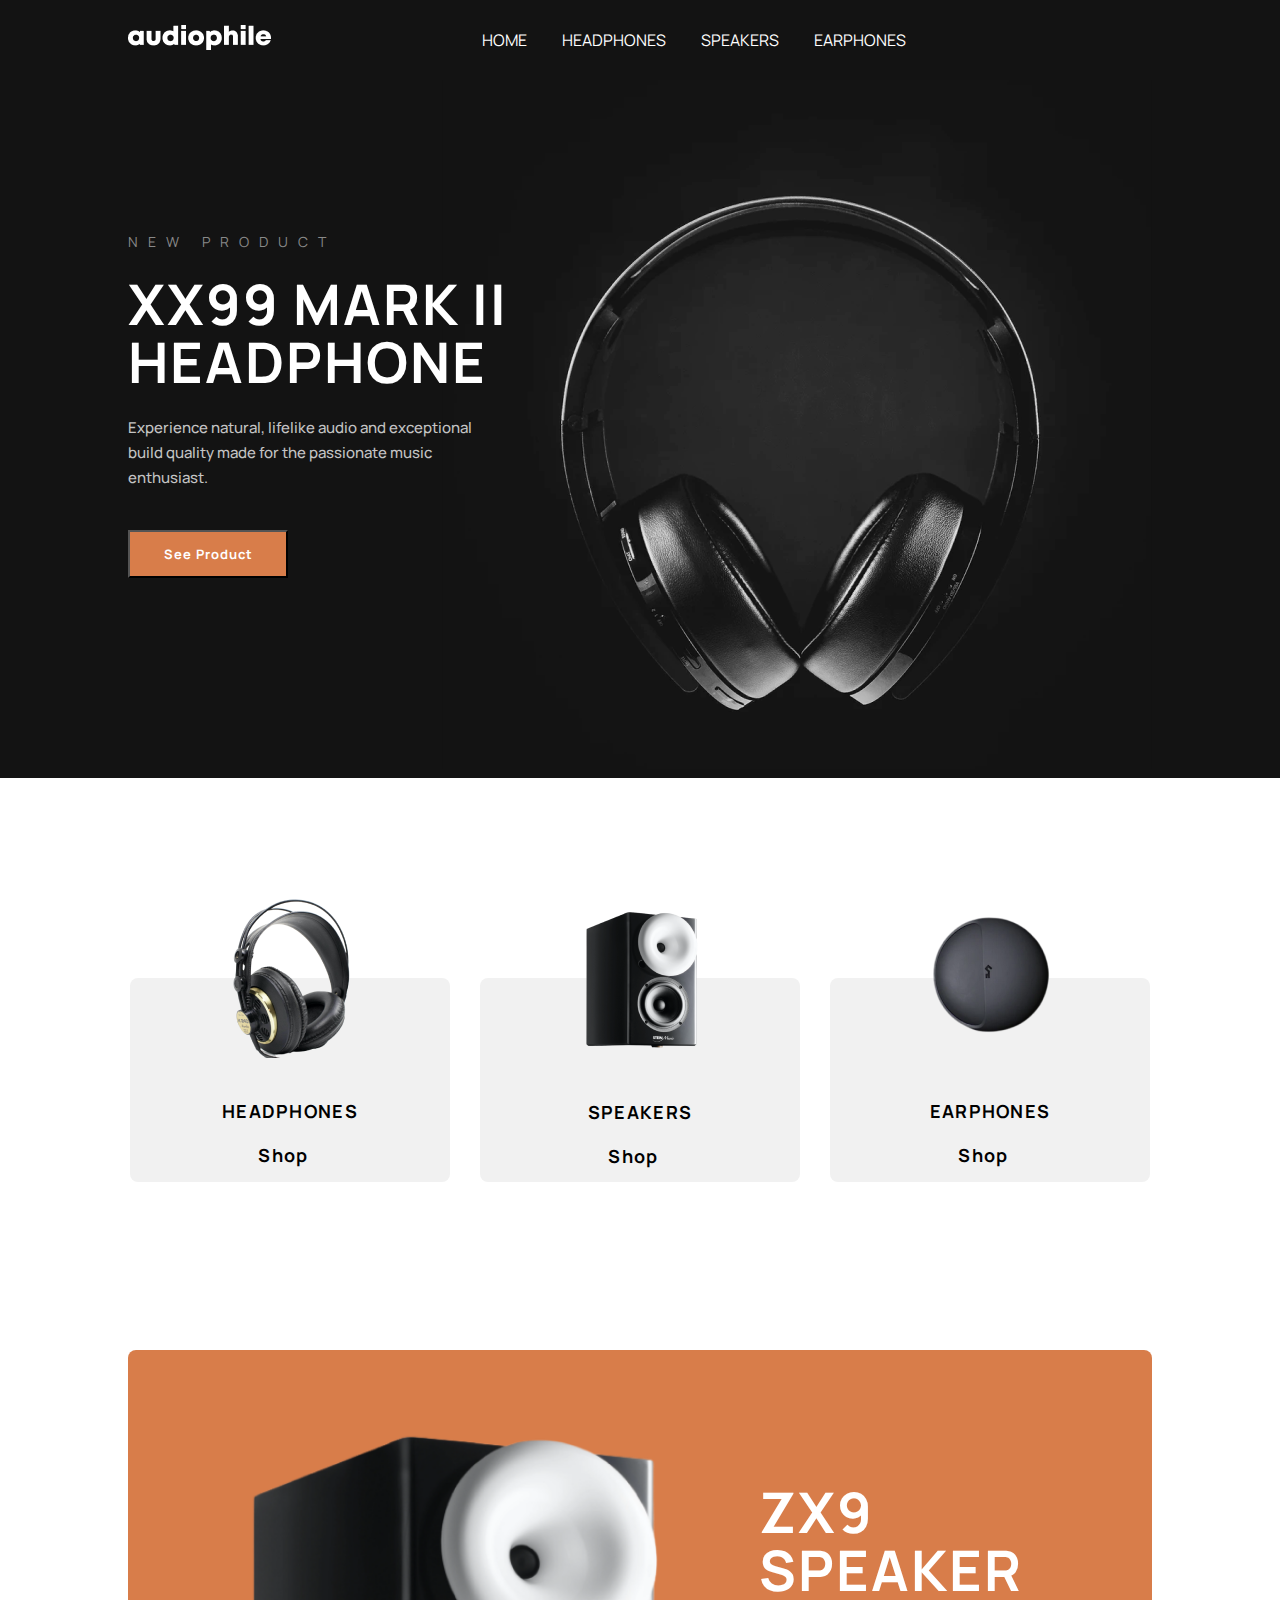
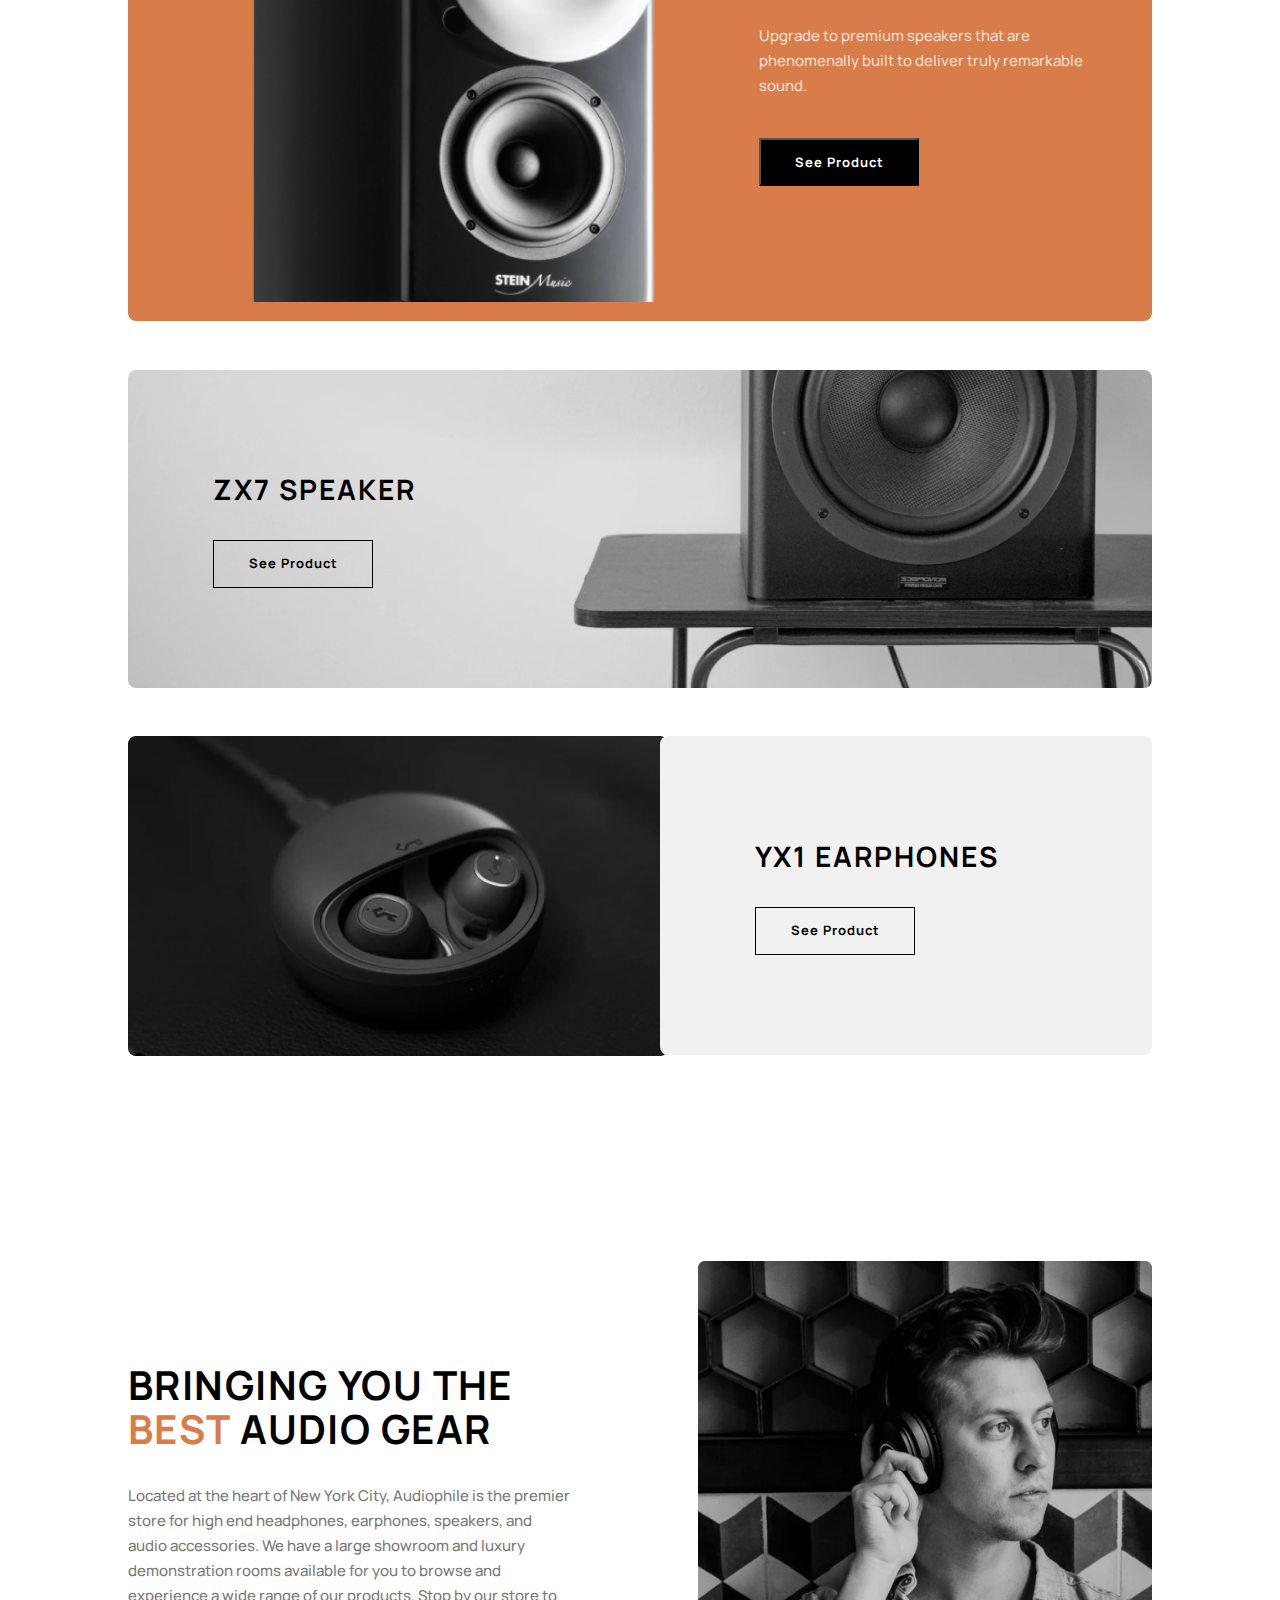
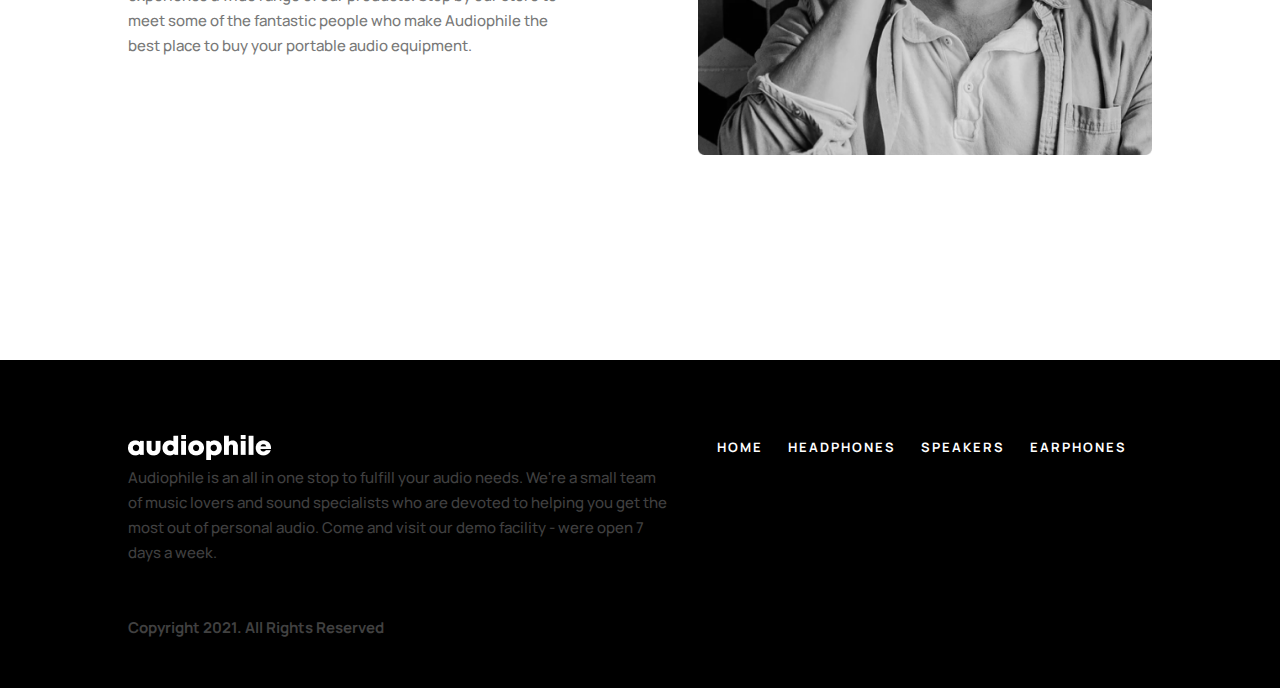
<file: index.html>
<!DOCTYPE html>
<html lang="en">
<head>
    <meta charset="UTF-8">
    <meta http-equiv="X-UA-Compatible" content="IE=edge">
    <meta name="viewport" content="width=device-width, initial-scale=1.0">
    <link rel="stylesheet" href="https://cdnjs.cloudflare.com/ajax/libs/font-awesome/6.1.2/css/all.min.css" integrity="sha512-1sCRPdkRXhBV2PBLUdRb4tMg1w2YPf37qatUFeS7zlBy7jJI8Lf4VHwWfZZfpXtYSLy85pkm9GaYVYMfw5BC1A==" crossorigin="anonymous" referrerpolicy="no-referrer" />
    <link rel="preconnect" href="https://fonts.googleapis.com">
<link rel="preconnect" href="https://fonts.gstatic.com" crossorigin>
<link href="https://fonts.googleapis.com/css2?family=Manrope:wght@200;300;400;500;600;700;800&display=swap" rel="stylesheet">
    <link rel="stylesheet" href="./css/style.css">
    <title>exam</title>
</head>
<body>
    <header>
        <div class="container">
            <div class="navbar">
                <input class="checkbox" type="checkbox" name="" id="" >
                <div class="hamburger-lines">
                <span class="line line1"></span>
                <span class="line line2"></span>
                <span class="line line3"></span>
                </div> 
                <a href="" class="logo">
                    <img src="./images/audiophile.png" alt="">
                </a>
                <ul class="navbar-link">
                    <a href="" class="active"><li>HOME</li></a>
                    <a href="./HEADPHONES.html"><li>HEADPHONES</li></a>
                    <a href="SPEAKERS.html"><li>SPEAKERS</li></a>
                    <a href="EARPHONES.html"><li>EARPHONES</li></a>
                </ul>
                <a href="checkout.html" class="cart">
                    <i class="fa-solid fa-cart-shopping"></i>
                </a>

            </div>
            <span class="line"></span>
            <div class="bitmap">
                <div class="left">
                    <h2>NEW PRODUCT</h2>
                    <h1>XX99 MARK II
                        HEADPHONE</h1>
                    <p>Experience natural, lifelike audio and exceptional build quality made for the passionate music enthusiast.</p>
                    <button>See Product</button>
                </div>



            </div>
        </div>
    </header>
    <main>
        <div class="container">
            <div class="acsesuar">
                <div class="box">
                    <img src="./images/image-removebg-preview(41).png" alt="" class="img1">
                    <p>HEADPHONES</p>
                    <div class="wop">
                        <p>Shop</p>
                        <i class="fa-solid fa-angle-right"></i>
                    </div>
                </div>
                <div class="box">
                    <img src="./images/image-removebg-preview(38).png" alt="" class="img2">
                    <p>SPEAKERS</p>
                    <div class="wop">
                        <p>Shop</p>
                        <i class="fa-solid fa-angle-right"></i>
                    </div>
                </div>
                <div class="box">
                    <img src="./images/image-removebg-preview(42).png" alt="" class="img3">
                    <p>EARPHONES</p>
                    <div class="wop">
                        <p>Shop</p>
                        <i class="fa-solid fa-angle-right"></i>
                    </div>
                </div>
            </div>


            <div class="zx9">
                <div class="left">
                    <img src="./images/image-removebg-preview(38) (1).png" alt="">
                </div>
                <div class="right">
                    <h2>ZX9
                        SPEAKER</h2>
                    <p class="zx9p" id="zx9p">Upgrade to premium speakers that are phenomenally built to deliver truly remarkable sound.</p>
                    <button>See Product</button>
                </div>
            </div>


            <div class="zx7">
                <h2>ZX7 SPEAKER</h2>
                <button>See Product</button>
            </div>


            <div class="yx1">
                <div class="left">
                    <img src="./images/Bitmapyx1.png" alt="">
                    <img src="./images/Bitmapaudiomobile.png" alt="" class="Bitmapaudiomobile">
                </div>
                <div class="right">
                    <h2>YX1 EARPHONES</h2>
                    <button>See Product</button>
                </div>
            </div>


            <div class="bestaudio">
                <div class="left">
                    <h2>Bringing you the <span>best</span> audio gear</h2>
                    <p>Located at the heart of New York City, Audiophile is the premier store for high end headphones, earphones, speakers, and audio accessories. We have a large showroom and luxury demonstration rooms available for you to browse and experience a wide range of our products. Stop by our store to meet some of the fantastic people who make Audiophile the best place to buy your portable audio equipment.</p>
                </div>
                <div class="right">
                    <img src="./images/Bitmapaudio.png" alt="" class="bitmapaudioimg">
                    <img src="./images/besttablet.png" alt="" class="besttablet">
                </div>
            </div>
        </div>
    </main>

    <footer>
        <div class="container">
            <div class="menu">
                <a href="">
                    <img src="./images/audiophile.png" alt="">
                </a>
                <ul>
                    <a href="index.html"><li>HOME</li></a>
                    <a href="HEADPHONES.html"><li>HEADPHONES</li></a>
                    <a href="SPEAKERS.html"><li>SPEAKERS</li></a>
                    <a href="EARPHONES.html"><li>EARPHONES</li></a>
                </ul>
            </div>
            <div class="center">
                <div class="left">
                    <p class="text" id="text">Audiophile is an all in one stop to fulfill your audio needs. We're a small team of music lovers and sound specialists who are devoted to helping you get the most out of personal audio. Come and visit our demo facility - were open 7 days a week.</p>
                </div>
                <div class="right">
                    <i class="fa-brands fa-square-facebook"></i>
                    <i class="fa-brands fa-twitter"></i>
                    <i class="fa-brands fa-instagram"></i>
                </div>
            </div>
            <div class="bot">
                <a href="">Copyright 2021. All Rights Reserved</a>
                <div class="right">
                    <i class="fa-brands fa-square-facebook"></i>
                    <i class="fa-brands fa-twitter"></i>
                    <i class="fa-brands fa-instagram"></i>
                </div>
            </div>
        </div>

    </footer>
</body>
</html>
</file>
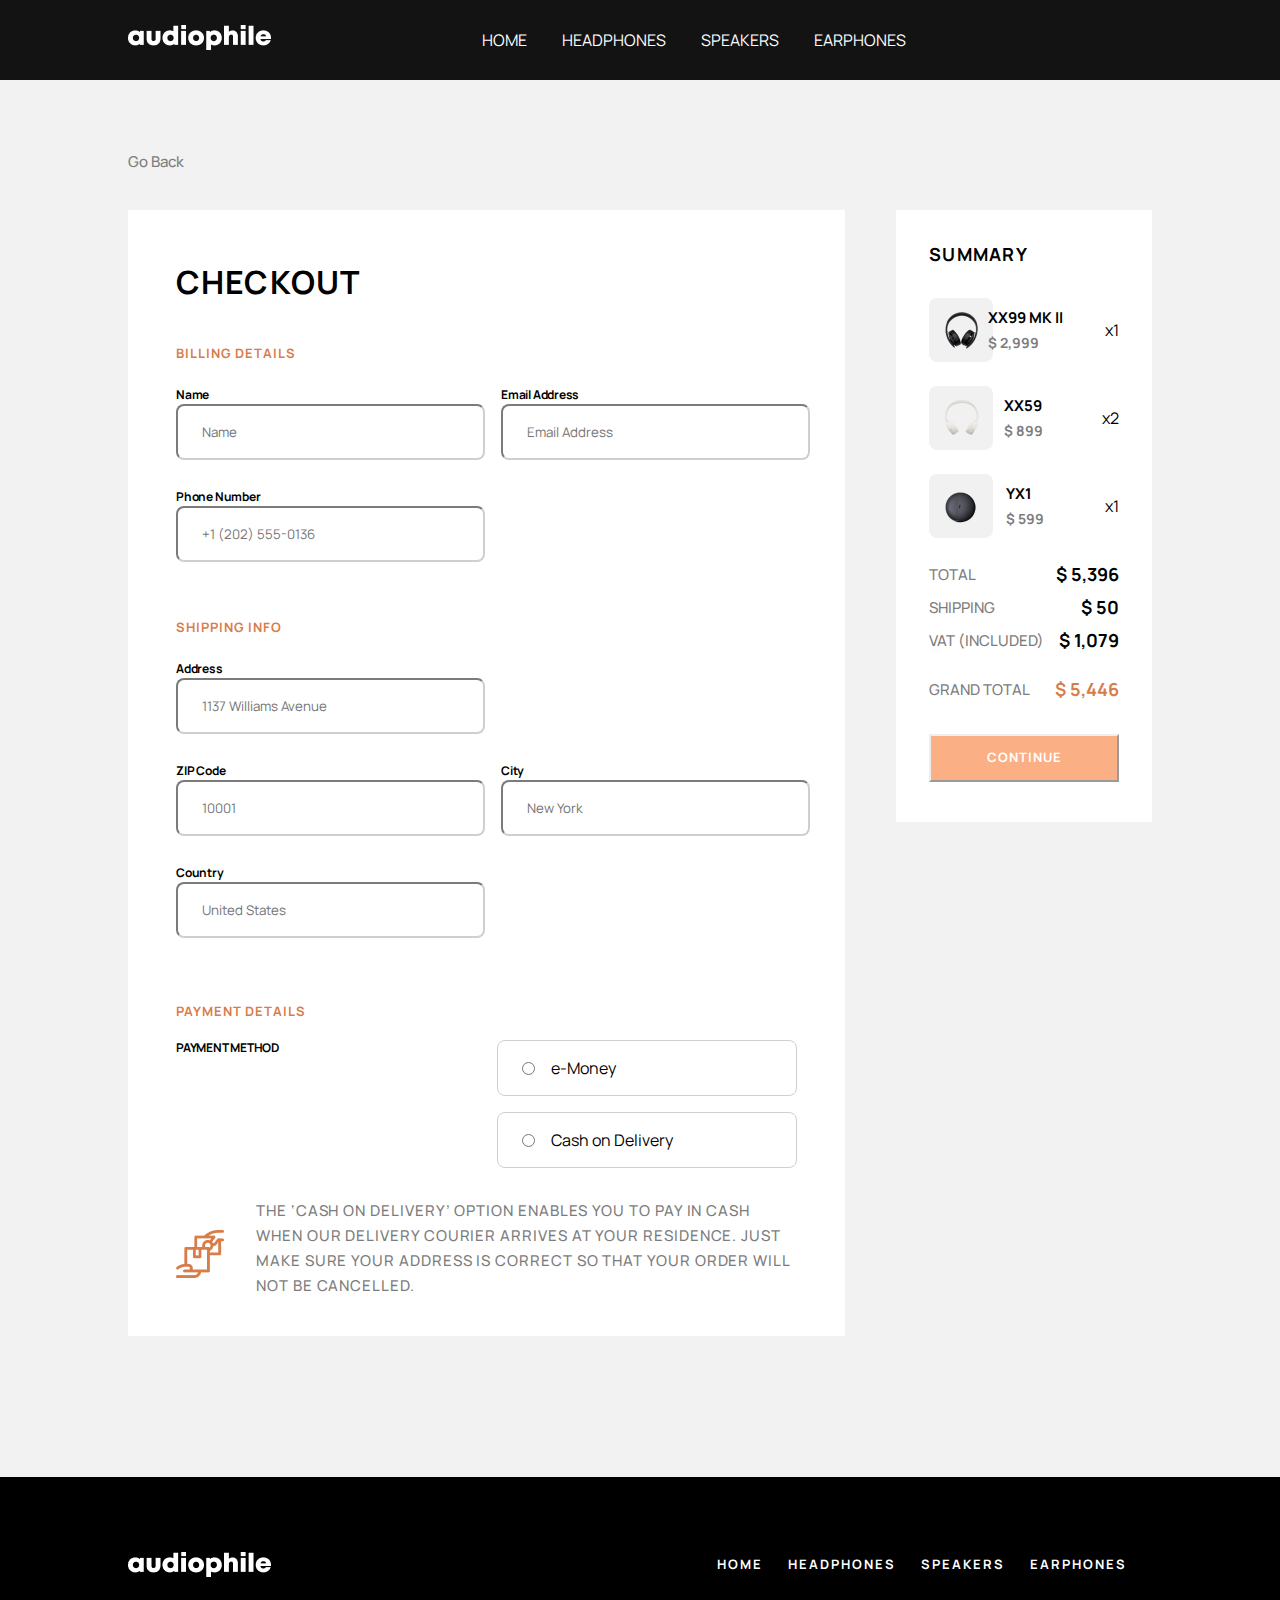
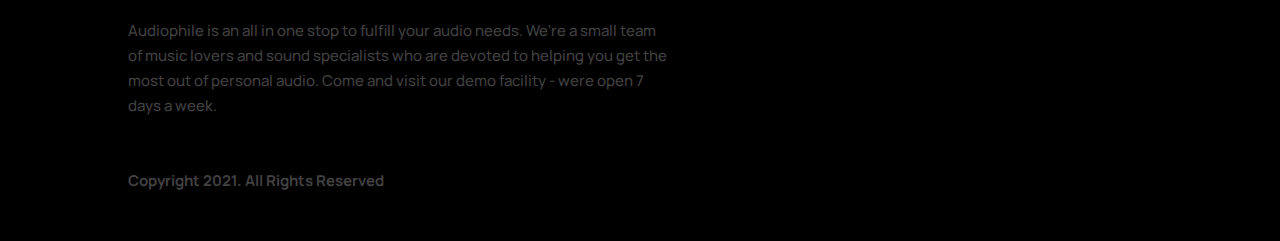
<file: checkout.html>
<!DOCTYPE html>
<html lang="en">
<head>
    <meta charset="UTF-8">
    <meta http-equiv="X-UA-Compatible" content="IE=edge">
    <meta name="viewport" content="width=device-width, initial-scale=1.0">
    <link rel="stylesheet" href="https://cdnjs.cloudflare.com/ajax/libs/font-awesome/6.1.2/css/all.min.css" integrity="sha512-1sCRPdkRXhBV2PBLUdRb4tMg1w2YPf37qatUFeS7zlBy7jJI8Lf4VHwWfZZfpXtYSLy85pkm9GaYVYMfw5BC1A==" crossorigin="anonymous" referrerpolicy="no-referrer" />
    <link rel="preconnect" href="https://fonts.googleapis.com">
<link rel="preconnect" href="https://fonts.gstatic.com" crossorigin>
<link href="https://fonts.googleapis.com/css2?family=Manrope:wght@200;300;400;500;600;700;800&display=swap" rel="stylesheet">
    <link rel="stylesheet" href="./css/checkout.css">
    <title>checkout</title>
</head>
<body>
    
    <header>
        <div class="container">
            <div class="navbar">
                <input class="checkbox" type="checkbox" name="" id="" >
                <div class="hamburger-lines">
                <span class="line line1"></span>
                <span class="line line2"></span>
                <span class="line line3"></span>
                </div> 
                <a href="" class="logo">
                    <img src="./images/audiophile.png" alt="">
                </a>
                <ul class="navbar-link">
                    <a href="index.html" class="active"><li>HOME</li></a>
                    <a href="./HEADPHONES.html"><li>HEADPHONES</li></a>
                    <a href="SPEAKERS.html"><li>SPEAKERS</li></a>
                    <a href="EARPHONES.html"><li>EARPHONES</li></a>
                </ul>
                <a href="checkout.html" class="cart">
                    <i class="fa-solid fa-cart-shopping"></i>
                </a>

            </div>

        </div>
    </header>
    <main>
        <div class="container">
            <a href="SPEAKERS.html" class="back">Go Back</a>
            <div class="check">
                <div class="left">
                    <h1>CHECKOUT</h1>
                    <p>billing details</p>
                    <form action="" class="form-left">
                        <div class="top">
                            <div class="boxx">
                                <div class="box">
                                    <label for="" class="text">Name</label><br>
                                    <input type="text" name="" id="" placeholder="Name" class="input-text" required>
                                </div>
                                <div class="box">
                                    <label for="" class="label-email">Email Address</label><br>
                                    <input type="email" name="" id="" placeholder="Email Address" class="input-email" required>
                                </div>

                            </div>
                            <div class="box">
                                <label for="" class="label-num">Phone Number</label><br>
                                <input type="tel" name="" id="" placeholder="+1 (202) 555-0136" required class="input-num">
                            </div>

                        </div>
                        <div class="center">
                            <p>shipping info</p>
                            <div class="box">
                                <label for="" class="label-adres">Address</label><br>
                                <input type="text" name="" id="" placeholder="1137 Williams Avenue" required class="input-adres">
                            </div>

                            <div class="boxx">
                                <div class="box">
                                    <label for="" class="label-code">ZIP Code</label><br>
                                    <input type="number" name="" id="" placeholder="10001" class="input-code">
                                </div>
                                <div class="box">
                                    <label for="" class="label-loc">City</label><br>
                                    <input type="text" name="" id="" placeholder="New York" class="input-loc">
                                </div>

                            </div>
                            <div class="box">
                                <label for="" class="label-country">Country</label><br>
                                <input type="text" name="" id="" placeholder="United States" class="input-country">
                            </div>

                        </div>
                        <h2>payment details</h2>
                        <div class="bottom">

                            <div class="leftt">
                                <p>Payment Method</p>
                            </div>
                            <div class="rightt">
                                <label for="money" class="label-money">
                                    <input type="radio" name="gender" id="money" class="input-money">
                                    e-Money
                                </label>
                                <label for="cash" class="label-cash">
                                    <input type="radio" name="gender" id="cash" class="input-money">
                                    Cash on Delivery
                                </label>
                            </div>
                        </div>
                        <div class="info">
                            <div class="leftt">
                                <img src="./images/Shape.png" alt="">
                            </div>
                            <div class="rightt">
                                <p>The ‘Cash on Delivery’ option enables you to pay in cash when our delivery courier arrives at your residence. Just make sure your address is correct so that your order will not be cancelled.</p>
                            </div>
                        </div>
                    </form>
                </div>
                <div class="right" id="chek-right">
                    <h2 class="sum" id="sum">summary</h2>
                    <div class="top" id="chek-top">
                        <div class="img imgmk">
                            <img src="./images/chec1.png" alt="">
                        </div>
                        <div class="marka"  class="mk">
                            <h2>XX99 MK II</h2>
                            <p>$ 2,999</p>
                        </div>
                        <p>x1</p>
                    </div>
                    <div class="center">
                        <div class="img">
                            <img src="./images/chec2.png" alt="">
                        </div>
                        <div class="marka">
                            <h2>XX59</h2>
                            <p>$ 899</p>
                        </div>
                        <p>x2</p>
                    </div>
                    <div class="bot">
                        <div class="img">
                            <img src="./images/chec3.png" alt="">
                        </div>
                        <div class="marka">
                            <h2>YX1</h2>
                            <p>$ 599</p>
                        </div>
                        <p>x1</p>
                    </div>
                    <div class="text1">
                        <p>TOTAL</p>
                        <span>$ 5,396</span>
                    </div>
                    <div class="text2">
                        <p>SHIPPING</p>
                        <span>$ 50</span>
                    </div>
                    <div class="text3">
                        <p>VAT (INCLUDED)</p>
                        <span>$ 1,079</span>
                    </div>
                    <div class="text4">
                        <p>GRAND TOTAL</p>
                        <span>$ 5,446</span>
                    </div>
                    <button class="contin">CONTINUE</button>
                </div>
            </div>
        </div>
    
    </main>

    <footer>
        <div class="container">
            <div class="menu">
                <a href="">
                    <img src="./images/audiophile.png" alt="">
                </a>
                <ul>
                    <a href="index.html"><li>HOME</li></a>
                    <a href="HEADPHONES.html"><li>HEADPHONES</li></a>
                    <a href="SPEAKERS.html"><li>SPEAKERS</li></a>
                    <a href="EARPHONES.html"><li>EARPHONES</li></a>
                </ul>
            </div>
            <div class="container center">
                <div class="left">
                    <p class="text" id="text">Audiophile is an all in one stop to fulfill your audio needs. We're a small team of music lovers and sound specialists who are devoted to helping you get the most out of personal audio. Come and visit our demo facility - were open 7 days a week.</p>
                </div>
                <div class="right">
                    <i class="fa-brands fa-square-facebook"></i>
                    <i class="fa-brands fa-twitter"></i>
                    <i class="fa-brands fa-instagram"></i>
                </div>
            </div>
            <div class="bot">
                <a href="">Copyright 2021. All Rights Reserved</a>
                <div class="right">
                    <i class="fa-brands fa-square-facebook"></i>
                    <i class="fa-brands fa-twitter"></i>
                    <i class="fa-brands fa-instagram"></i>
                </div>
            </div>
        </div>

    </footer>
</body>
</html>
</file>
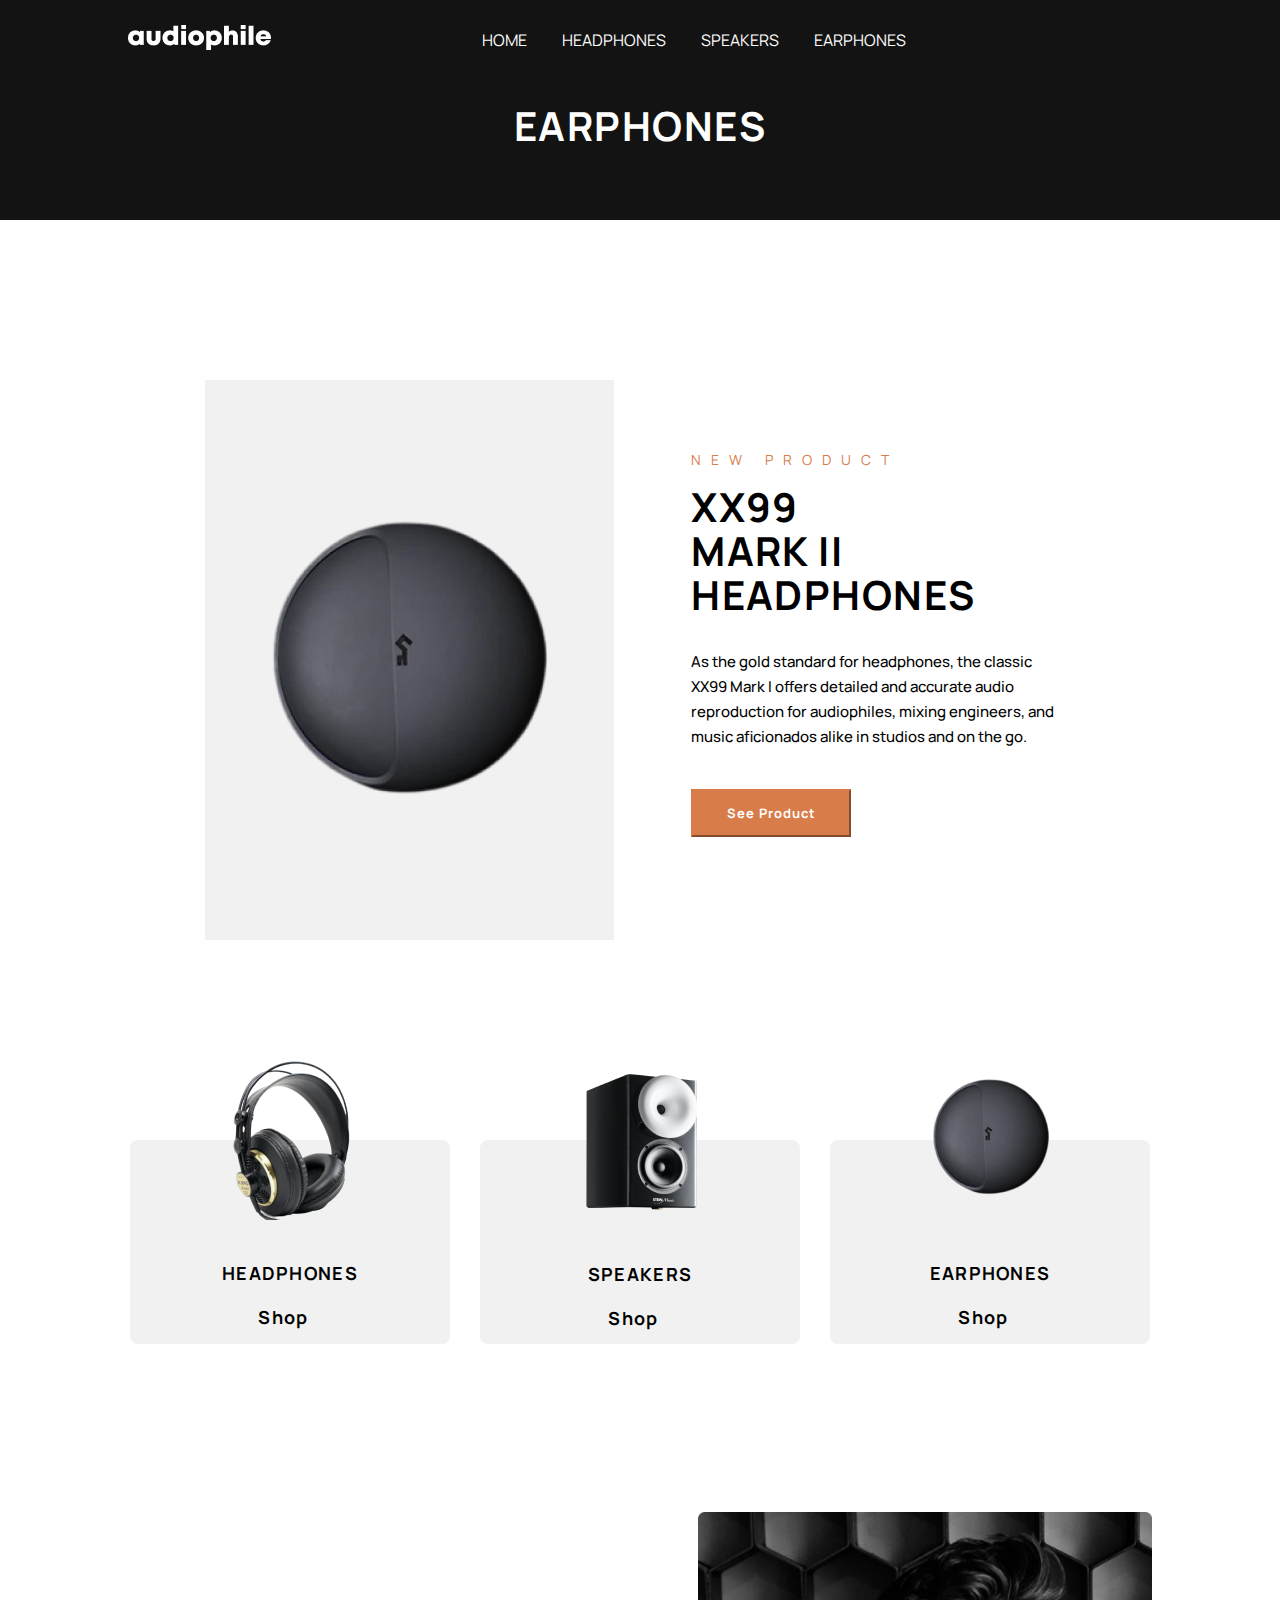
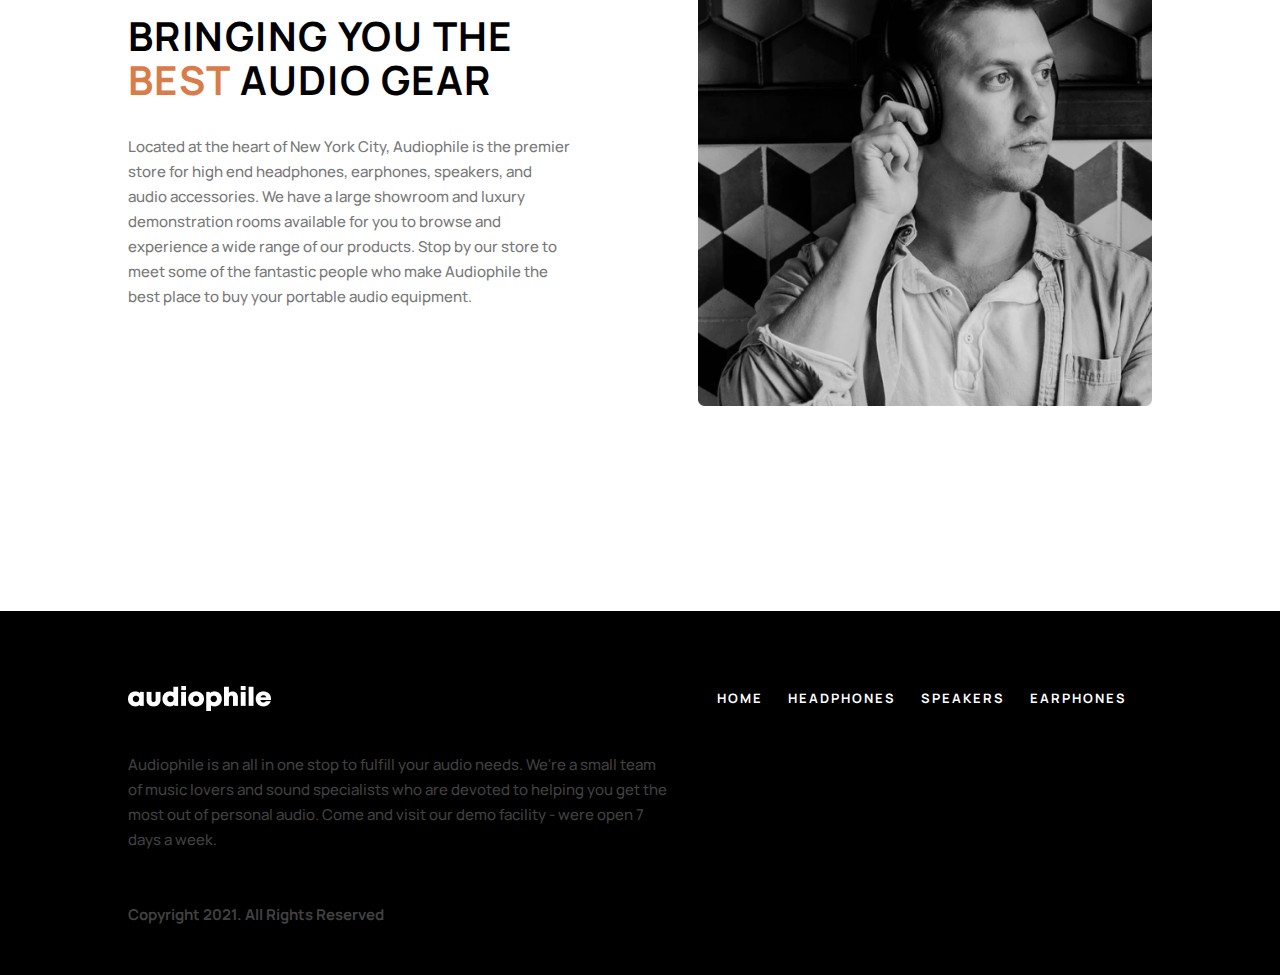
<file: EARPHONES.html>
<!DOCTYPE html>
<html lang="en">
<head>
    <meta charset="UTF-8">
    <meta http-equiv="X-UA-Compatible" content="IE=edge">
    <meta name="viewport" content="width=device-width, initial-scale=1.0">
    <link rel="stylesheet" href="https://cdnjs.cloudflare.com/ajax/libs/font-awesome/6.1.2/css/all.min.css" integrity="sha512-1sCRPdkRXhBV2PBLUdRb4tMg1w2YPf37qatUFeS7zlBy7jJI8Lf4VHwWfZZfpXtYSLy85pkm9GaYVYMfw5BC1A==" crossorigin="anonymous" referrerpolicy="no-referrer" />
    <link rel="preconnect" href="https://fonts.googleapis.com">
<link rel="preconnect" href="https://fonts.gstatic.com" crossorigin>
<link href="https://fonts.googleapis.com/css2?family=Manrope:wght@200;300;400;500;600;700;800&display=swap" rel="stylesheet">
    <link rel="stylesheet" href="./css/EARPHONES.css">
    <title>EARPHONES</title>
</head>
<body>
    <header>
        <div class="container">
            <div class="navbar">
                <input class="checkbox" type="checkbox" name="" id="" >
                <div class="hamburger-lines">
                <span class="line line1"></span>
                <span class="line line2"></span>
                <span class="line line3"></span>
                </div> 
                <a href="" class="logo">
                    <img src="./images/audiophile.png" alt="">
                </a>
                <ul class="navbar-link">
                    <a href="index.html" class="active"><li>HOME</li></a>
                    <a href="./HEADPHONES.html"><li>HEADPHONES</li></a>
                    <a href="SPEAKERS.html"><li>SPEAKERS</li></a>
                    <a href="EARPHONES.html"><li>EARPHONES</li></a>
                </ul>
                <a href="checkout.html" class="cart">
                    <i class="fa-solid fa-cart-shopping"></i>
                </a>

            </div>
            <span class="line"></span>
            <div class="EARPHONES">
                <h1>EARPHONES</h1>
            </div>
        </div>
    </header>
    <main>
        <div class="container">
            <div class="top">
                <div class="box">
                    <div class="left">
                        <img src="./images/image-removebg-preview(42)3.png" alt="">
                    </div>
                    <div class="right">
                        <h3>NEW PRODUCT</h3>
                        <h2>XX99 Mark II
                            Headphones</h2>
                        <p>As the gold standard for headphones, the classic XX99 Mark I offers detailed and accurate audio reproduction for audiophiles, mixing engineers, and music aficionados alike in studios and on the go.</p>
                        <button><a href="EARPHONES1.html"> See Product</a></button>
                    </div>
                </div>
            </div>
        </div>
    </main>
    <section>
        <div class="container">
            <div class="acsesuar">
                <div class="box">
                    <img src="./images/image-removebg-preview(41).png" alt="" class="img1">
                    <p>HEADPHONES</p>
                    <div class="wop">
                        <p>Shop</p>
                        <i class="fa-solid fa-angle-right"></i>
                    </div>
                </div>
                <div class="box">
                    <img src="./images/image-removebg-preview(38).png" alt="" class="img2">
                    <p>SPEAKERS</p>
                    <div class="wop">
                        <p>Shop</p>
                        <i class="fa-solid fa-angle-right"></i>
                    </div>
                </div>
                <div class="box">
                    <img src="./images/image-removebg-preview(42).png" alt="" class="img3">
                    <p>EARPHONES</p>
                    <div class="wop">
                        <p>Shop</p>
                        <i class="fa-solid fa-angle-right"></i>
                    </div>
                </div>
            </div>
            <div class="bestaudio">
                <div class="left">
                    <h2>Bringing you the <span>best</span> audio gear</h2>
                    <p>Located at the heart of New York City, Audiophile is the premier store for high end headphones, earphones, speakers, and audio accessories. We have a large showroom and luxury demonstration rooms available for you to browse and experience a wide range of our products. Stop by our store to meet some of the fantastic people who make Audiophile the best place to buy your portable audio equipment.</p>
                </div>
                <div class="right">
                    <img src="./images/Bitmapaudio.png" alt="" class="bitmapaudioimg">
                    <img src="./images/besttablet.png" alt="" class="besttablet">
                </div>
            </div>
        </div>
    </section>
    <footer>
        <div class="container">
            <div class="menu">
                <a href="">
                    <img src="./images/audiophile.png" alt="">
                </a>
                <ul>
                    <a href="index.html"><li>HOME</li></a>
                    <a href="HEADPHONES.html"><li>HEADPHONES</li></a>
                    <a href="SPEAKERS.html"><li>SPEAKERS</li></a>
                    <a href="EARPHONES.html"><li>EARPHONES</li></a>
                </ul>
            </div>
            <div class="container center">
                <div class="left">
                    <p class="text" id="text">Audiophile is an all in one stop to fulfill your audio needs. We're a small team of music lovers and sound specialists who are devoted to helping you get the most out of personal audio. Come and visit our demo facility - were open 7 days a week.</p>
                </div>
                <div class="right">
                    <i class="fa-brands fa-square-facebook"></i>
                    <i class="fa-brands fa-twitter"></i>
                    <i class="fa-brands fa-instagram"></i>
                </div>
            </div>
            <div class="bot">
                <a href="">Copyright 2021. All Rights Reserved</a>
                <div class="right">
                    <i class="fa-brands fa-square-facebook"></i>
                    <i class="fa-brands fa-twitter"></i>
                    <i class="fa-brands fa-instagram"></i>
                </div>
            </div>
        </div>

    </footer>
</body>
</html>
</file>
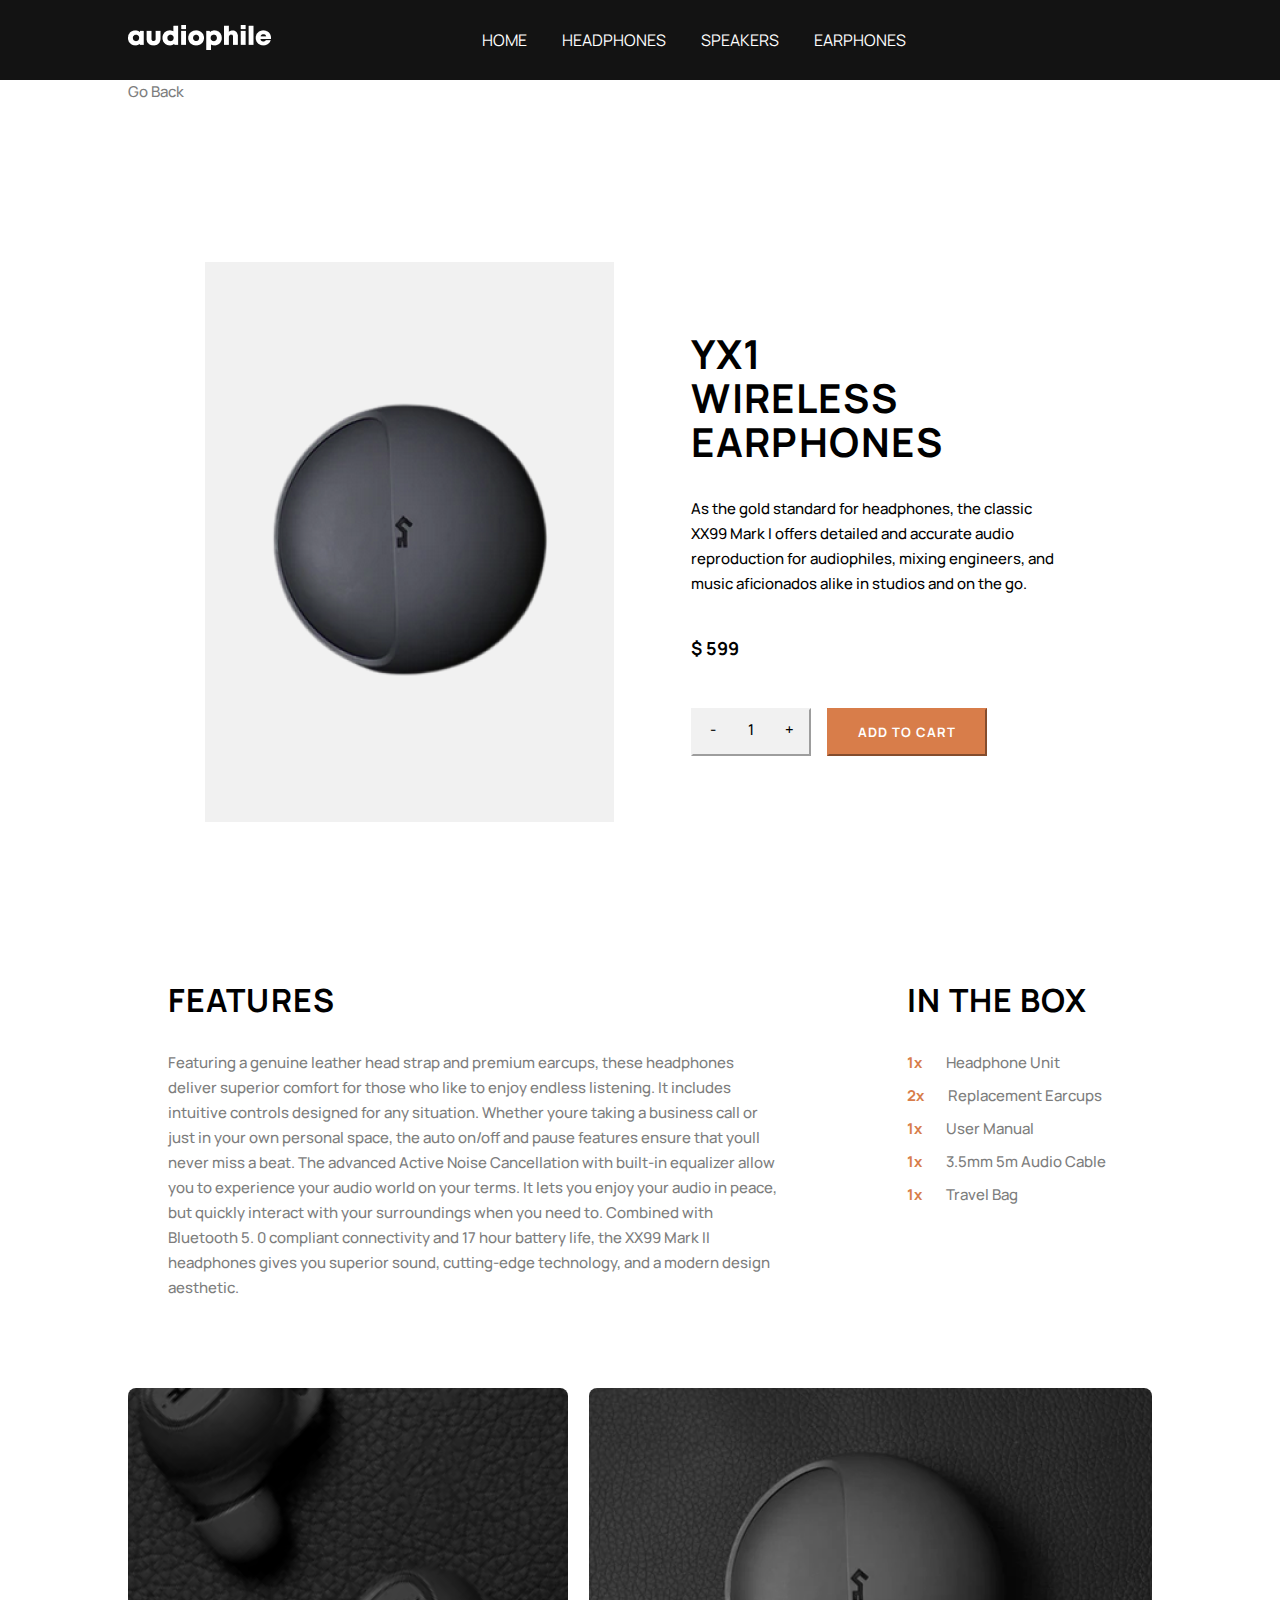
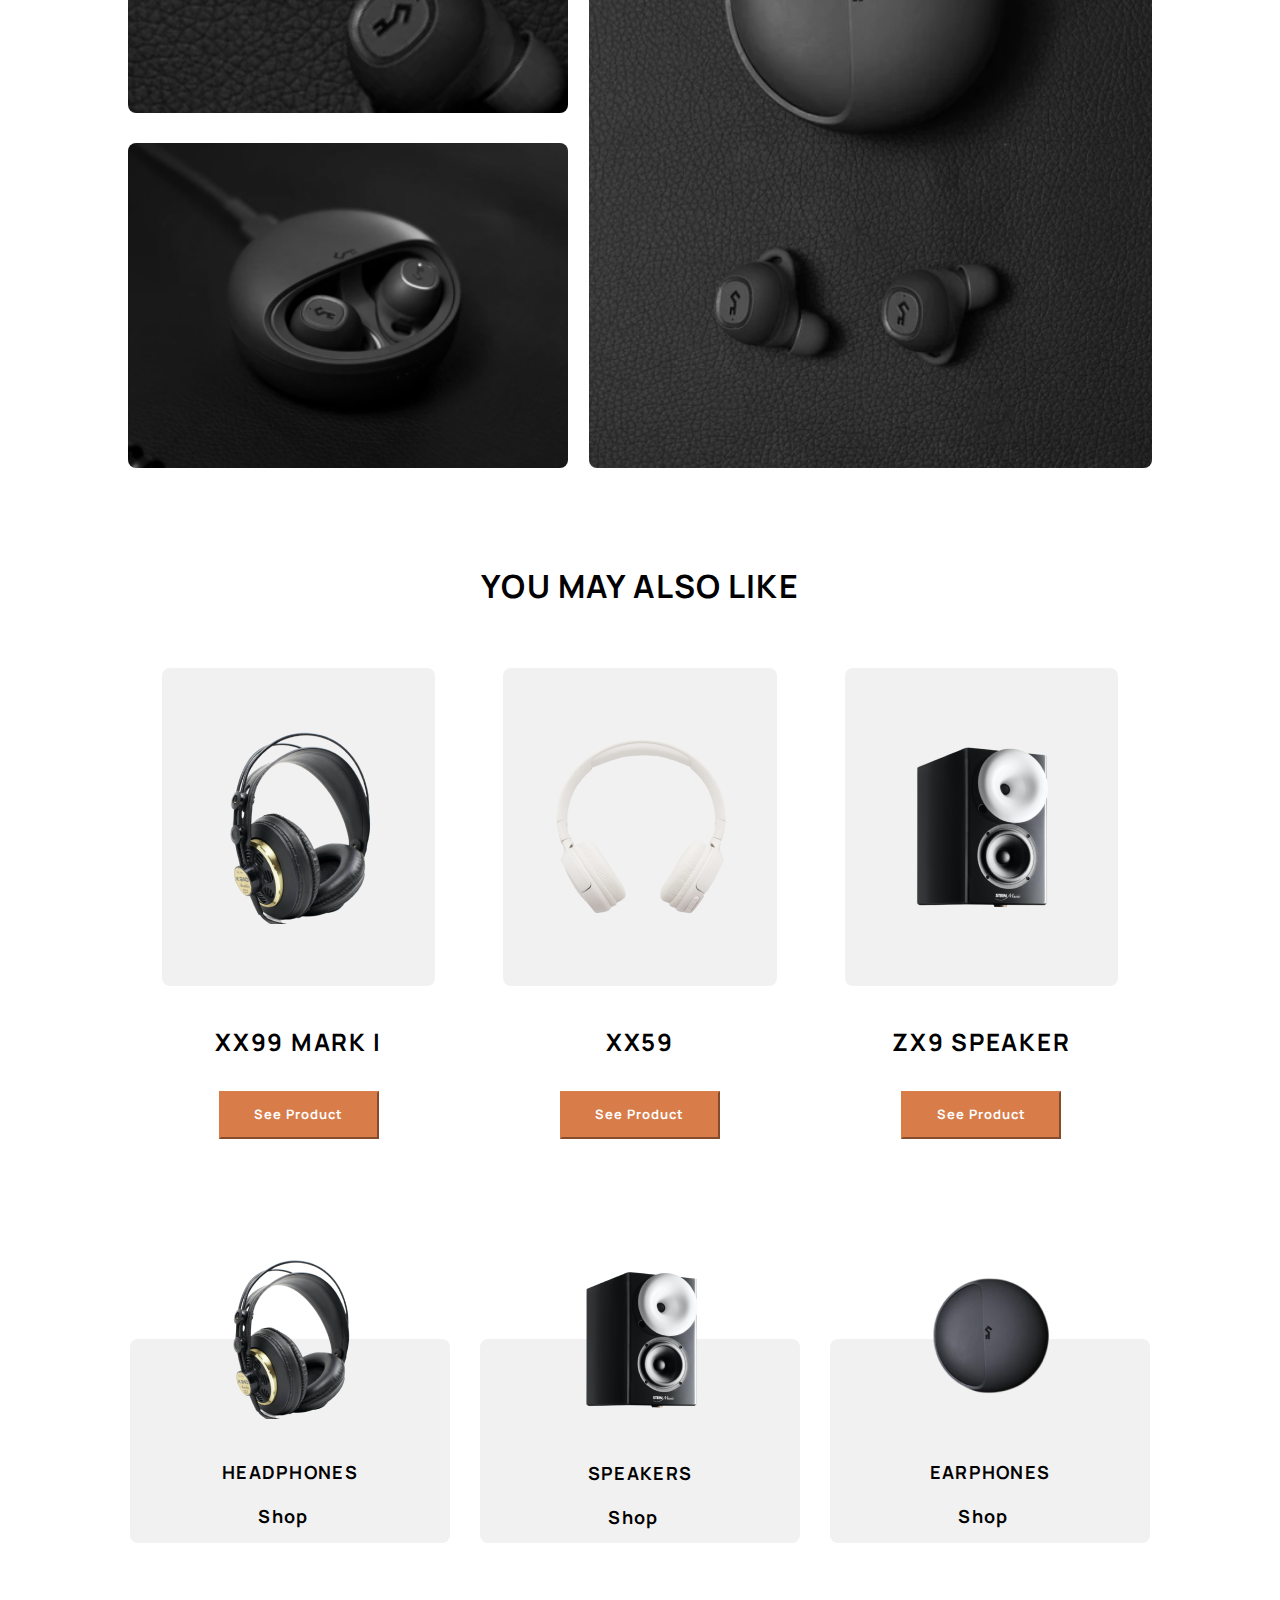
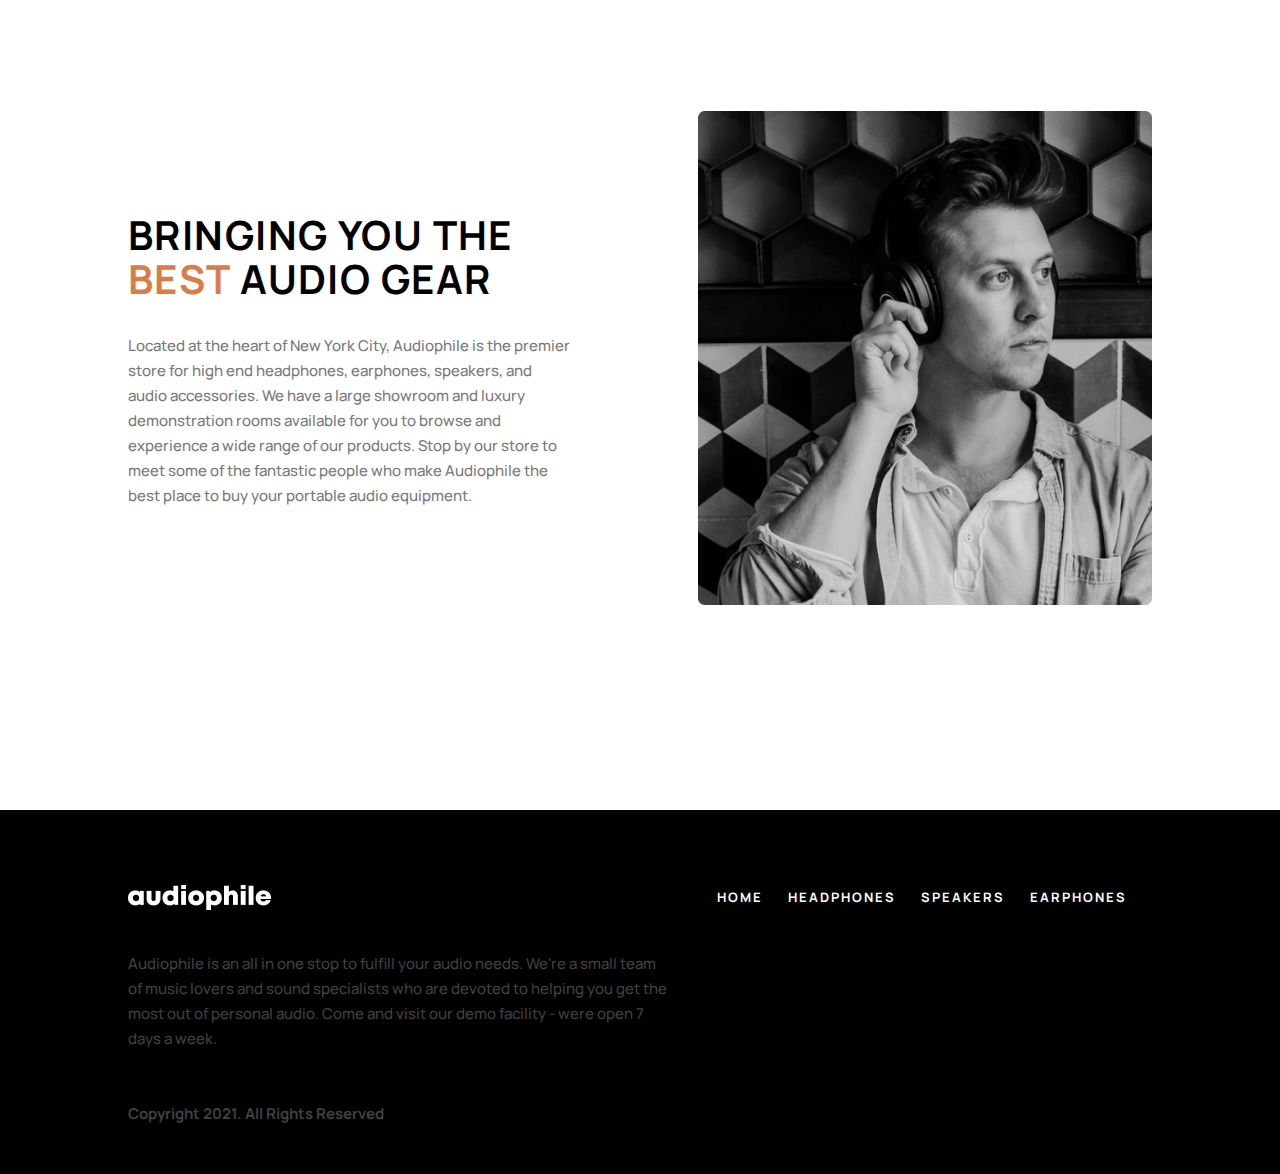
<file: EARPHONES1.html>
<!DOCTYPE html>
<html lang="en">
<head>
    <meta charset="UTF-8">
    <meta http-equiv="X-UA-Compatible" content="IE=edge">
    <meta name="viewport" content="width=device-width, initial-scale=1.0">
    <link rel="stylesheet" href="https://cdnjs.cloudflare.com/ajax/libs/font-awesome/6.1.2/css/all.min.css" integrity="sha512-1sCRPdkRXhBV2PBLUdRb4tMg1w2YPf37qatUFeS7zlBy7jJI8Lf4VHwWfZZfpXtYSLy85pkm9GaYVYMfw5BC1A==" crossorigin="anonymous" referrerpolicy="no-referrer" />
    <link rel="preconnect" href="https://fonts.googleapis.com">
<link rel="preconnect" href="https://fonts.gstatic.com" crossorigin>
<link href="https://fonts.googleapis.com/css2?family=Manrope:wght@200;300;400;500;600;700;800&display=swap" rel="stylesheet">
    <link rel="stylesheet" href="./css/EARPHONES1.css">
    <title>EARPHONES1</title>
</head>
<body>
    <header>
        <div class="container">
            <div class="navbar">
                <input class="checkbox" type="checkbox" name="" id="" >
                <div class="hamburger-lines">
                <span class="line line1"></span>
                <span class="line line2"></span>
                <span class="line line3"></span>
                </div> 
                <a href="" class="logo">
                    <img src="./images/audiophile.png" alt="">
                </a>
                <ul class="navbar-link">
                    <a href="index.html" class="active"><li>HOME</li></a>
                    <a href="./HEADPHONES.html"><li>HEADPHONES</li></a>
                    <a href="SPEAKERS.html"><li>SPEAKERS</li></a>
                    <a href="EARPHONES.html"><li>EARPHONES</li></a>
                </ul>
                <a href="checkout.html" class="cart">
                    <i class="fa-solid fa-cart-shopping"></i>
                </a>

            </div>

        </div>
    </header>
    <main>
        <div class="container">
            <a href="SPEAKERS.html" class="back">Go Back</a>
            <div class="top">
                <div class="box">
                    <div class="left">
                        <img src="./images/image-removebg-preview(42) (glavniy).png" alt="">
                    </div>
                    <div class="right">
                        <h3></h3>
                        <h2>YX1 WIRELESS
                            EARPHONES</h2>
                        <p>As the gold standard for headphones, the classic XX99 Mark I offers detailed and accurate audio reproduction for audiophiles, mixing engineers, and music aficionados alike in studios and on the go.</p>
                        <span id="price">$ 599</span>
                        <div class="buttons">
                            <button class="numberrr" id="butnum">
                                <p>-</p>
                                <p>1</p>
                                <p>+</p>
                            </button>
                            <button><a href="HEADPHONES1.html">ADD TO CART</a></button>
                        </div>

                    </div>
                </div>
            </div>

            <div class="main-center">
                <div class="left">
                    <h2>FEATURES</h2>
                    <p>Featuring a genuine leather head strap and premium earcups, these headphones deliver superior comfort for those who like to enjoy endless listening. It includes intuitive controls designed for any situation. Whether youre taking a business call or just in your own personal space, the auto on/off and pause features ensure that youll never miss a beat.

                        The advanced Active Noise Cancellation with built-in equalizer allow you to experience your audio world on your terms. It lets you enjoy your audio in peace, but quickly interact with your surroundings when you need to. Combined with Bluetooth 5. 0 compliant connectivity and 17 hour battery life, the XX99 Mark II headphones gives you superior sound, cutting-edge technology, and a modern design aesthetic.</p>
                </div>
                <div class="right">
                    <h2>in the box</h2>
                    <div class="divv">
                        <div class="box">
                            <span>1x</span>
                            <p>Headphone Unit</p>
                        </div>
                        <div class="box">
                            <span>2x</span>
                            <p>Replacement Earcups</p>
                        </div>
                        <div class="box">
                            <span>1x</span>
                            <p>User Manual</p>
                        </div>
                        <div class="box">
                            <span>1x</span>
                            <p>3.5mm 5m Audio Cable</p>
                        </div>
                        <div class="box">
                            <span>1x</span>
                            <p>Travel Bag</p>
                        </div>
                    </div>

                </div>
            </div>


            <div class="main-photos">
                <div class="left">
                    <div class="top">
                        <img id="ears" src="./images/ear1.png" alt="" class="ear1">
                    </div>
                    <div class="bottom">
                        <img id="ears" src="./images/ear2.png" alt=""
                        class="ear1">
                    </div>
                </div>
                <div class="right">
                    <img id="ears" src="./images/ear3.png" alt="" class="ear2">
                </div>
            </div>
            <div class="also">
                <h2>you may also like</h2>
                <div class="boxes">
                    <div class="box">
                        <div class="imag">
                            <img src="./images/image-removebg-preview(kicki.png" alt="">
                        </div>
                        <h3>XX99 MARK I</h3>
                        <button>See Product</button>
                    </div>
                    <div class="box">
                        <div class="imag">
                            <img src="./images/image-removebg-preview(kick).png" alt="">
                        </div>
                        <h3>XX59</h3>
                        <button>See Product</button>
                    </div>
                    <div class="box">
                        <div class="imag">
                            <img src="./images/image-removebg-preview(kic.png" alt="">
                        </div>
                        <h3>ZX9 SPEAKER</h3>
                        <button>See Product</button>
                    </div>
                </div>

            </div>
        </div>
    </main>
    <section>
        <div class="container">
            <div class="acsesuar">
                <div class="box">
                    <img src="./images/image-removebg-preview(41).png" alt="" class="img1">
                    <p>HEADPHONES</p>
                    <div class="wop">
                        <p>Shop</p>
                        <i class="fa-solid fa-angle-right"></i>
                    </div>
                </div>
                <div class="box">
                    <img src="./images/image-removebg-preview(38).png" alt="" class="img2">
                    <p>SPEAKERS</p>
                    <div class="wop">
                        <p>Shop</p>
                        <i class="fa-solid fa-angle-right"></i>
                    </div>
                </div>
                <div class="box">
                    <img src="./images/image-removebg-preview(42).png" alt="" class="img3">
                    <p>EARPHONES</p>
                    <div class="wop">
                        <p>Shop</p>
                        <i class="fa-solid fa-angle-right"></i>
                    </div>
                </div>
            </div>
            <div class="bestaudio">
                <div class="left">
                    <h2>Bringing you the <span>best</span> audio gear</h2>
                    <p>Located at the heart of New York City, Audiophile is the premier store for high end headphones, earphones, speakers, and audio accessories. We have a large showroom and luxury demonstration rooms available for you to browse and experience a wide range of our products. Stop by our store to meet some of the fantastic people who make Audiophile the best place to buy your portable audio equipment.</p>
                </div>
                <div class="right">
                    <img src="./images/Bitmapaudio.png" alt="" class="bitmapaudioimg">
                    <img src="./images/besttablet.png" alt="" class="besttablet">
                </div>
            </div>
        </div>
    </section>

    <footer>
        <div class="container">
            <div class="menu">
                <a href="">
                    <img src="./images/audiophile.png" alt="">
                </a>
                <ul>
                    <a href="index.html"><li>HOME</li></a>
                    <a href="HEADPHONES.html"><li>HEADPHONES</li></a>
                    <a href="SPEAKERS.html"><li>SPEAKERS</li></a>
                    <a href="EARPHONES.html"><li>EARPHONES</li></a>
                </ul>
            </div>
            <div class="container center">
                <div class="left">
                    <p class="text" id="text">Audiophile is an all in one stop to fulfill your audio needs. We're a small team of music lovers and sound specialists who are devoted to helping you get the most out of personal audio. Come and visit our demo facility - were open 7 days a week.</p>
                </div>
                <div class="right">
                    <i class="fa-brands fa-square-facebook"></i>
                    <i class="fa-brands fa-twitter"></i>
                    <i class="fa-brands fa-instagram"></i>
                </div>
            </div>
            <div class="bot">
                <a href="">Copyright 2021. All Rights Reserved</a>
                <div class="right">
                    <i class="fa-brands fa-square-facebook"></i>
                    <i class="fa-brands fa-twitter"></i>
                    <i class="fa-brands fa-instagram"></i>
                </div>
            </div>
        </div>

    </footer>
</body>
</html>
</file>
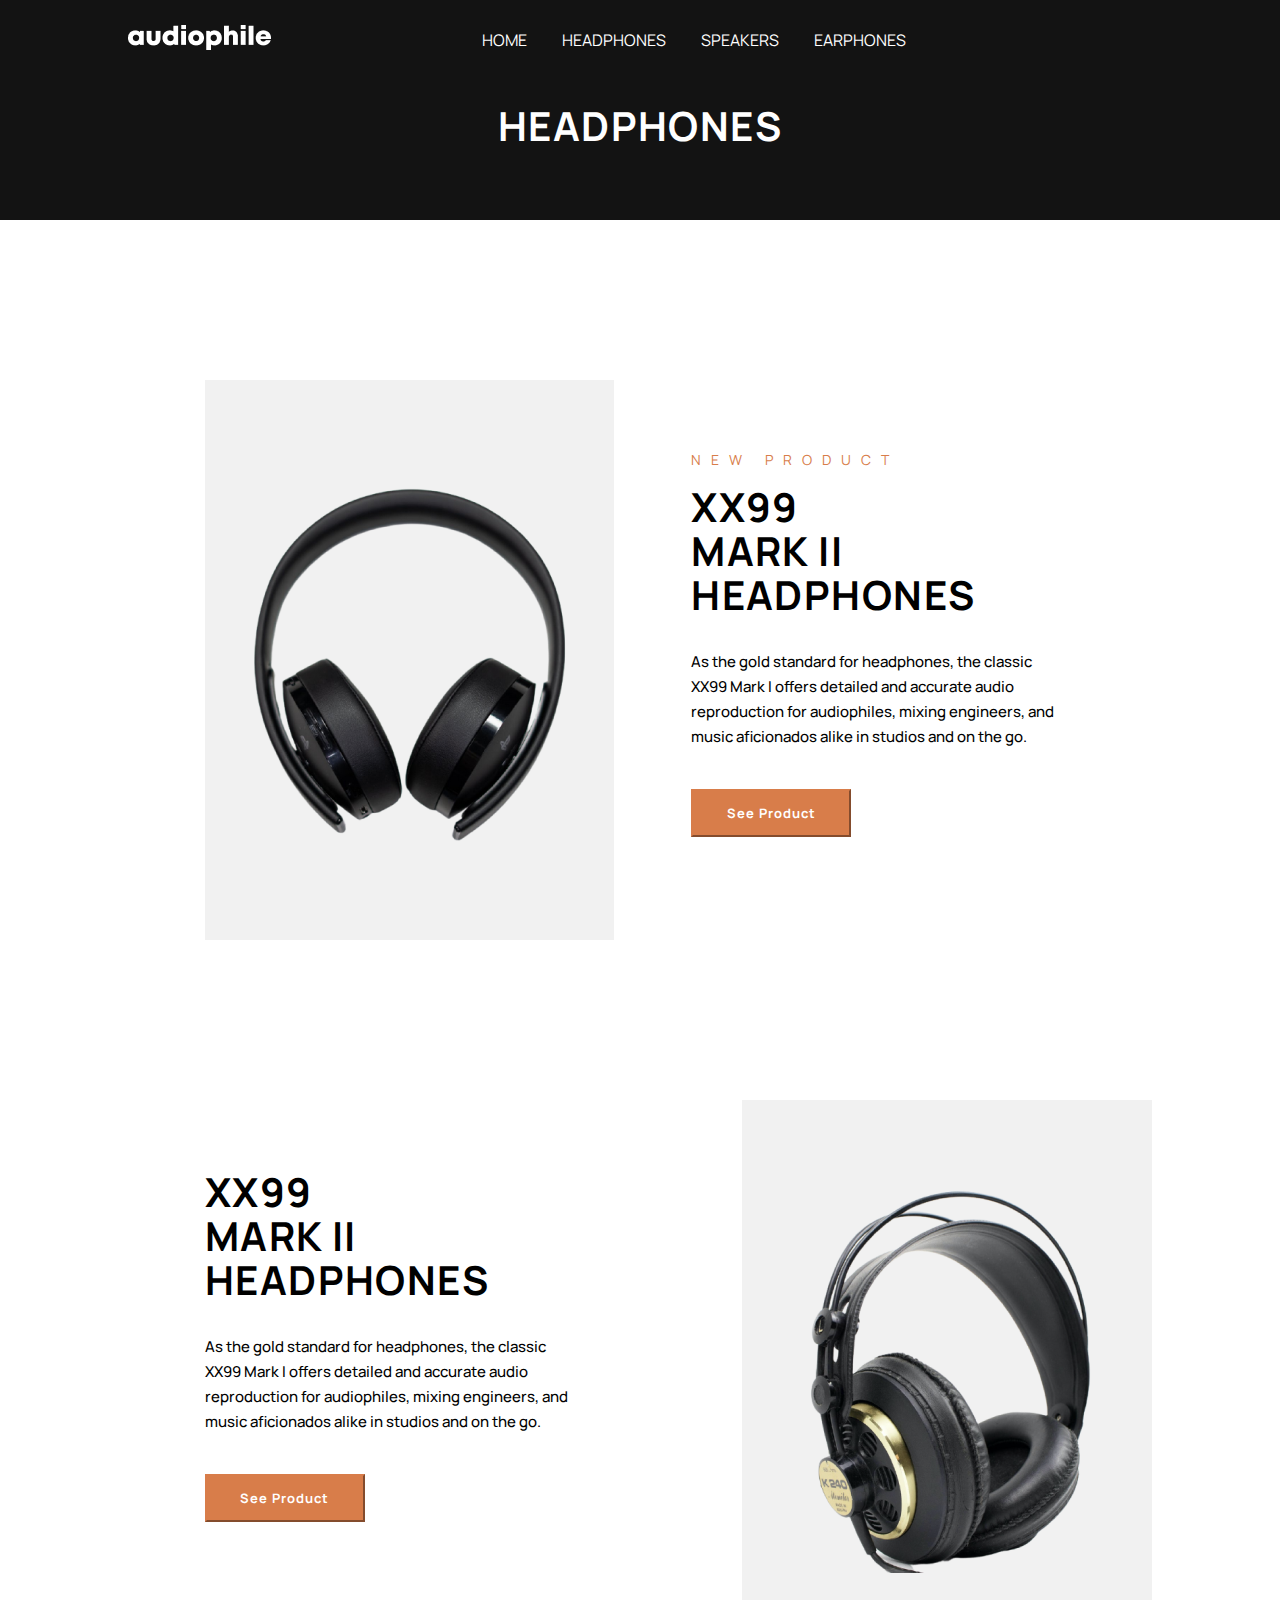
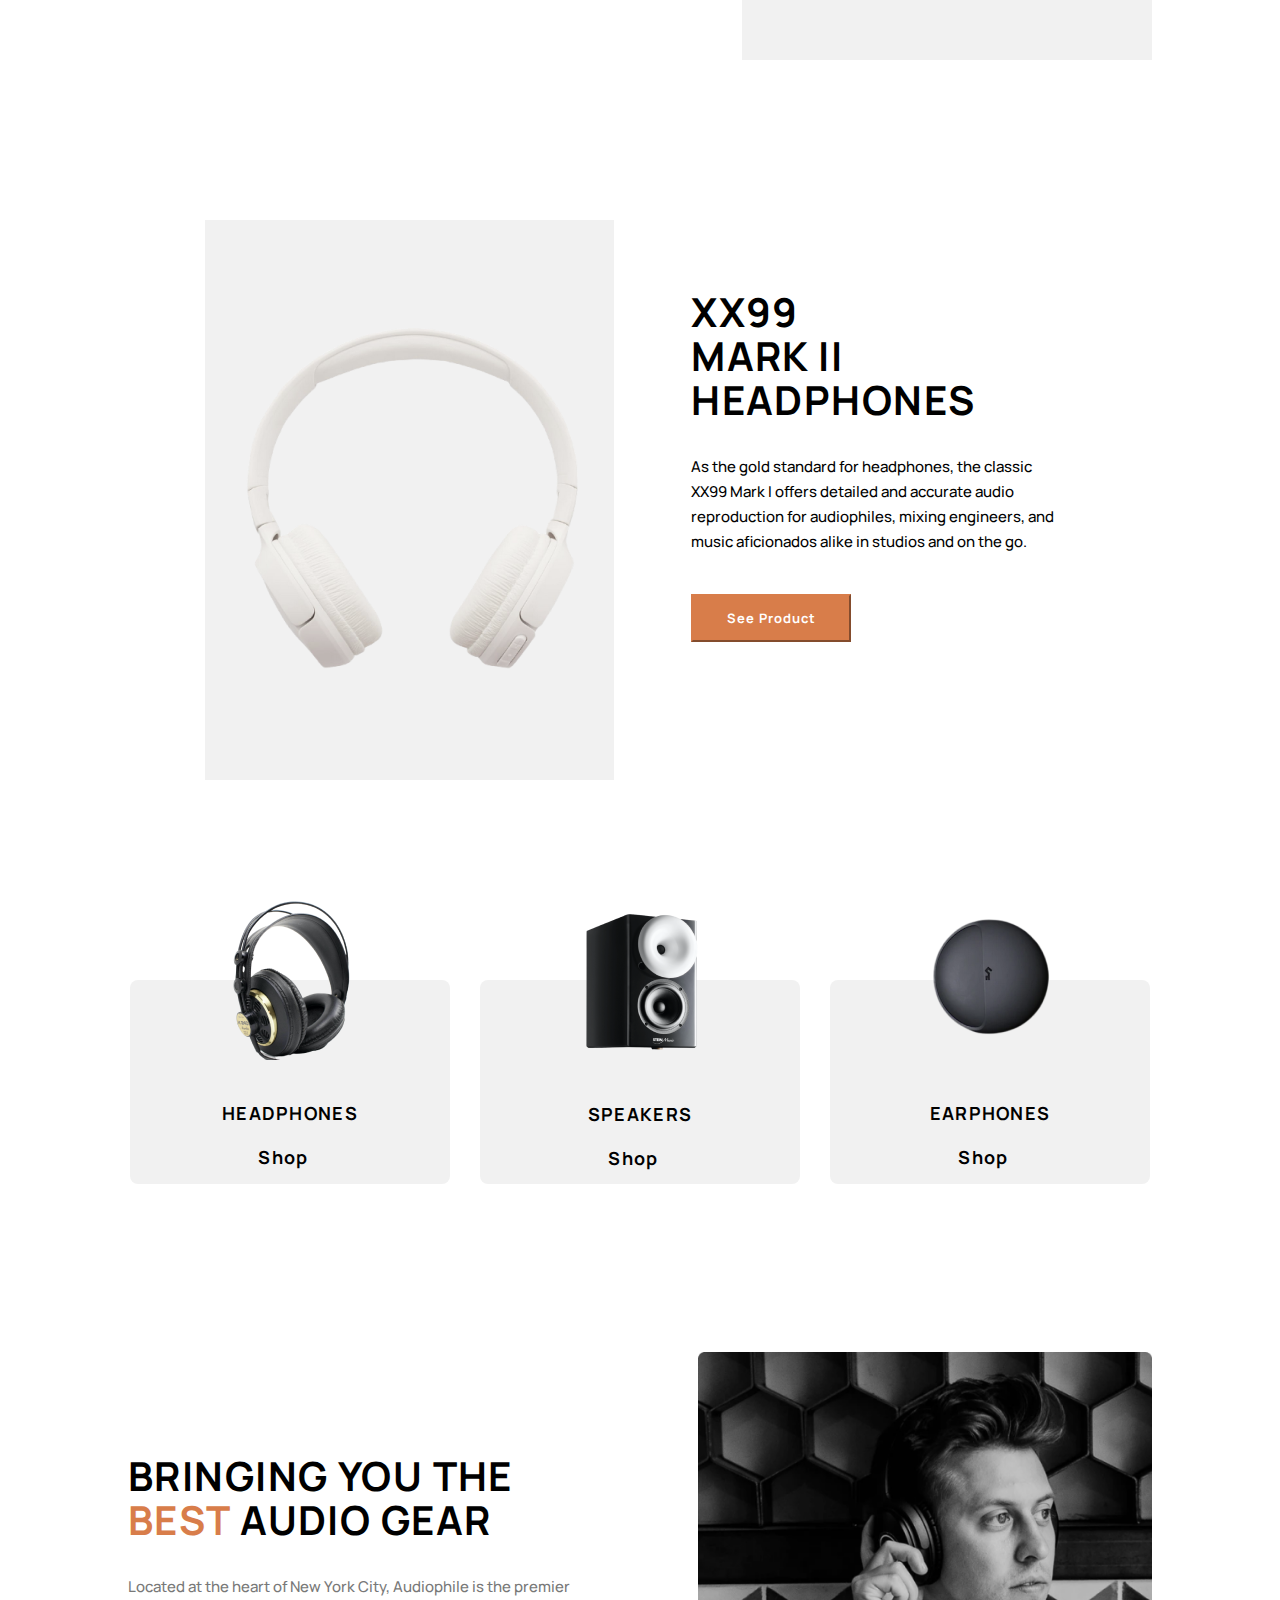
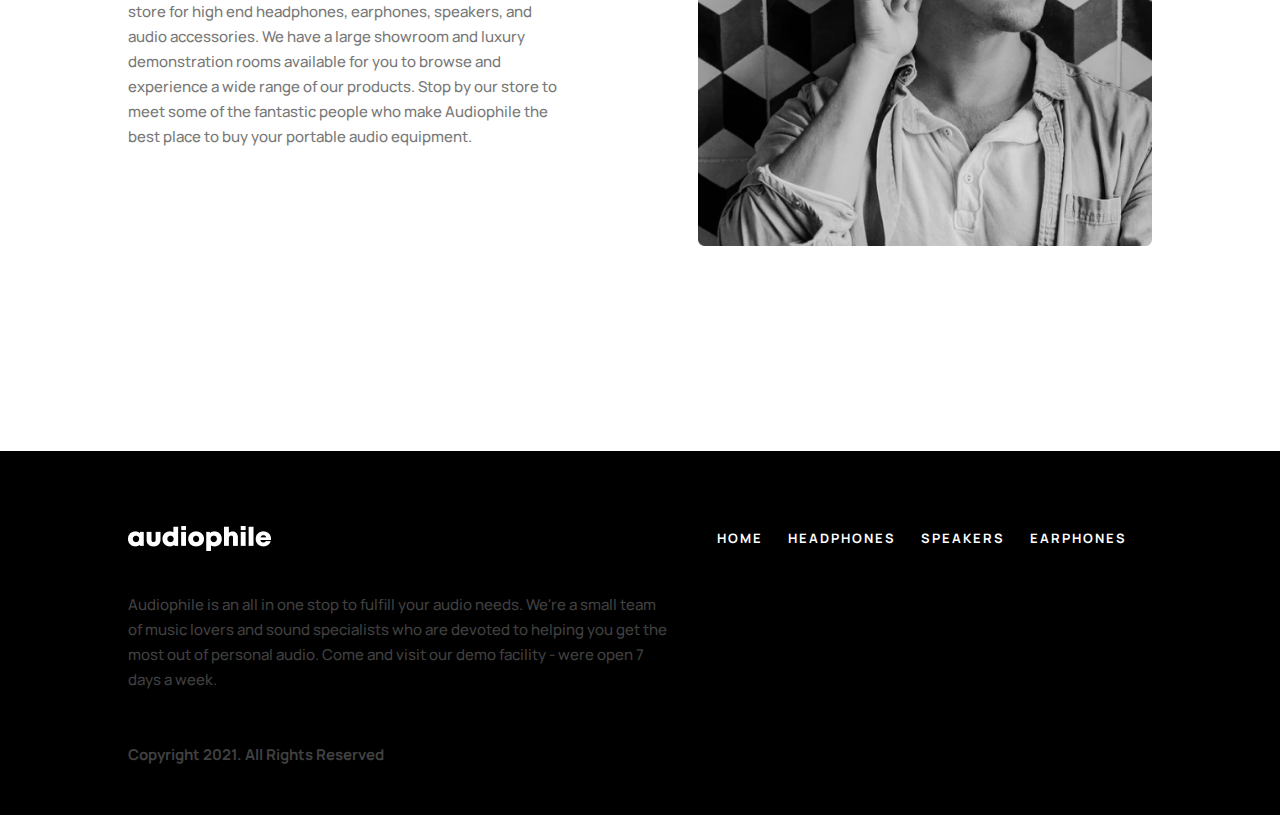
<file: HEADPHONES.html>
<!DOCTYPE html>
<html lang="en">
<head>
    <meta charset="UTF-8">
    <meta http-equiv="X-UA-Compatible" content="IE=edge">
    <meta name="viewport" content="width=device-width, initial-scale=1.0">
    <link rel="stylesheet" href="https://cdnjs.cloudflare.com/ajax/libs/font-awesome/6.1.2/css/all.min.css" integrity="sha512-1sCRPdkRXhBV2PBLUdRb4tMg1w2YPf37qatUFeS7zlBy7jJI8Lf4VHwWfZZfpXtYSLy85pkm9GaYVYMfw5BC1A==" crossorigin="anonymous" referrerpolicy="no-referrer" />
    <link rel="preconnect" href="https://fonts.googleapis.com">
<link rel="preconnect" href="https://fonts.gstatic.com" crossorigin>
<link href="https://fonts.googleapis.com/css2?family=Manrope:wght@200;300;400;500;600;700;800&display=swap" rel="stylesheet">
    <link rel="stylesheet" href="./css/HEADPHONES.css">
    <title>HEADPHONES</title>
</head>
<body>
    <header>
        <div class="container">
            <div class="navbar">
                <input class="checkbox" type="checkbox" name="" id="" >
                <div class="hamburger-lines">
                <span class="line line1"></span>
                <span class="line line2"></span>
                <span class="line line3"></span>
                </div> 
                <a href="" class="logo">
                    <img src="./images/audiophile.png" alt="">
                </a>
                <ul class="navbar-link">
                    <a href="index.html" class="active"><li>HOME</li></a>
                    <a href="./HEADPHONES.html"><li>HEADPHONES</li></a>
                    <a href="SPEAKERS.html"><li>SPEAKERS</li></a>
                    <a href="EARPHONES.html"><li>EARPHONES</li></a>
                </ul>
                <a href="checkout.html" class="cart">
                    <i class="fa-solid fa-cart-shopping"></i>
                </a>

            </div>
            <span class="line"></span>
            <div class="HEADPHONES">
                <h1>HEADPHONES</h1>
            </div>
        </div>
    </header>
    <main>
        <div class="container">
            <div class="top">
                <div class="box">
                    <div class="left">
                        <img src="./images/image-removebg-preview(47).png" alt="">
                    </div>
                    <div class="right">
                        <h3>NEW PRODUCT</h3>
                        <h2 id="markh2">XX99 Mark II
                            Headphones</h2>
                        <p>As the gold standard for headphones, the classic XX99 Mark I offers detailed and accurate audio reproduction for audiophiles, mixing engineers, and music aficionados alike in studios and on the go.</p>
                        <button><a href="HEADPHONES1.html">See Product</a></button>
                    </div>
                </div>
            </div>
            <div class="center">
                <div class="box">
                    <div class="left">
                        <img src="./images/image-removebg-preview(41) (1).png" alt="">
                    </div>
                    <div class="right">
                        <h2 class="centerh2">XX99 Mark II
                            Headphones</h2>
                        <p>As the gold standard for headphones, the classic XX99 Mark I offers detailed and accurate audio reproduction for audiophiles, mixing engineers, and music aficionados alike in studios and on the go.</p>
                        <button><a href="HEADPHONES2.html"> See Product</a></button>
                    </div>
                </div>
            </div>
            <div class="bot">
                <div class="box">
                    <div class="left">
                        <img src="./images/image-removebg-preview(48).png" alt="">
                    </div>
                    <div class="right">

                        <h2 class="both2">XX99 Mark II
                            Headphones</h2>
                        <p>As the gold standard for headphones, the classic XX99 Mark I offers detailed and accurate audio reproduction for audiophiles, mixing engineers, and music aficionados alike in studios and on the go.</p>
                        <button><a href="HEADPHONES3.html"> See Product</a></button>
                    </div>
                </div>
            </div>

        </div>
    </main>
    <section>
        <div class="container">
            <div class="acsesuar">
                <div class="box">
                    <img src="./images/image-removebg-preview(41).png" alt="" class="img1">
                    <p>HEADPHONES</p>
                    <div class="wop">
                        <p>Shop</p>
                        <i class="fa-solid fa-angle-right"></i>
                    </div>
                </div>
                <div class="box">
                    <img src="./images/image-removebg-preview(38).png" alt="" class="img2">
                    <p>SPEAKERS</p>
                    <div class="wop">
                        <p>Shop</p>
                        <i class="fa-solid fa-angle-right"></i>
                    </div>
                </div>
                <div class="box">
                    <img src="./images/image-removebg-preview(42).png" alt="" class="img3">
                    <p>EARPHONES</p>
                    <div class="wop">
                        <p>Shop</p>
                        <i class="fa-solid fa-angle-right"></i>
                    </div>
                </div>
            </div>
            <div class="bestaudio">
                <div class="left">
                    <h2>Bringing you the <span>best</span> audio gear</h2>
                    <p>Located at the heart of New York City, Audiophile is the premier store for high end headphones, earphones, speakers, and audio accessories. We have a large showroom and luxury demonstration rooms available for you to browse and experience a wide range of our products. Stop by our store to meet some of the fantastic people who make Audiophile the best place to buy your portable audio equipment.</p>
                </div>
                <div class="right">
                    <img src="./images/Bitmapaudio.png" alt="" class="bitmapaudioimg">
                    <img src="./images/besttablet.png" alt="" class="besttablet">
                </div>
            </div>
        </div>
    </section>
    <footer>
        <div class="container">
            <div class="menu">
                <a href="">
                    <img src="./images/audiophile.png" alt="">
                </a>
                <ul>
                    <a href="index.html"><li>HOME</li></a>
                    <a href="HEADPHONES.html"><li>HEADPHONES</li></a>
                    <a href="SPEAKERS.html"><li>SPEAKERS</li></a>
                    <a href="EARPHONES.html"><li>EARPHONES</li></a>
                </ul>
            </div>
            <div class="container center">
                <div class="left">
                    <p class="text" id="text">Audiophile is an all in one stop to fulfill your audio needs. We're a small team of music lovers and sound specialists who are devoted to helping you get the most out of personal audio. Come and visit our demo facility - were open 7 days a week.</p>
                </div>
                <div class="right">
                    <i class="fa-brands fa-square-facebook"></i>
                    <i class="fa-brands fa-twitter"></i>
                    <i class="fa-brands fa-instagram"></i>
                </div>
            </div>
            <div class="bot">
                <a href="">Copyright 2021. All Rights Reserved</a>
                <div class="right">
                    <i class="fa-brands fa-square-facebook"></i>
                    <i class="fa-brands fa-twitter"></i>
                    <i class="fa-brands fa-instagram"></i>
                </div>
            </div>
        </div>

    </footer>
</body>
</html>
</file>
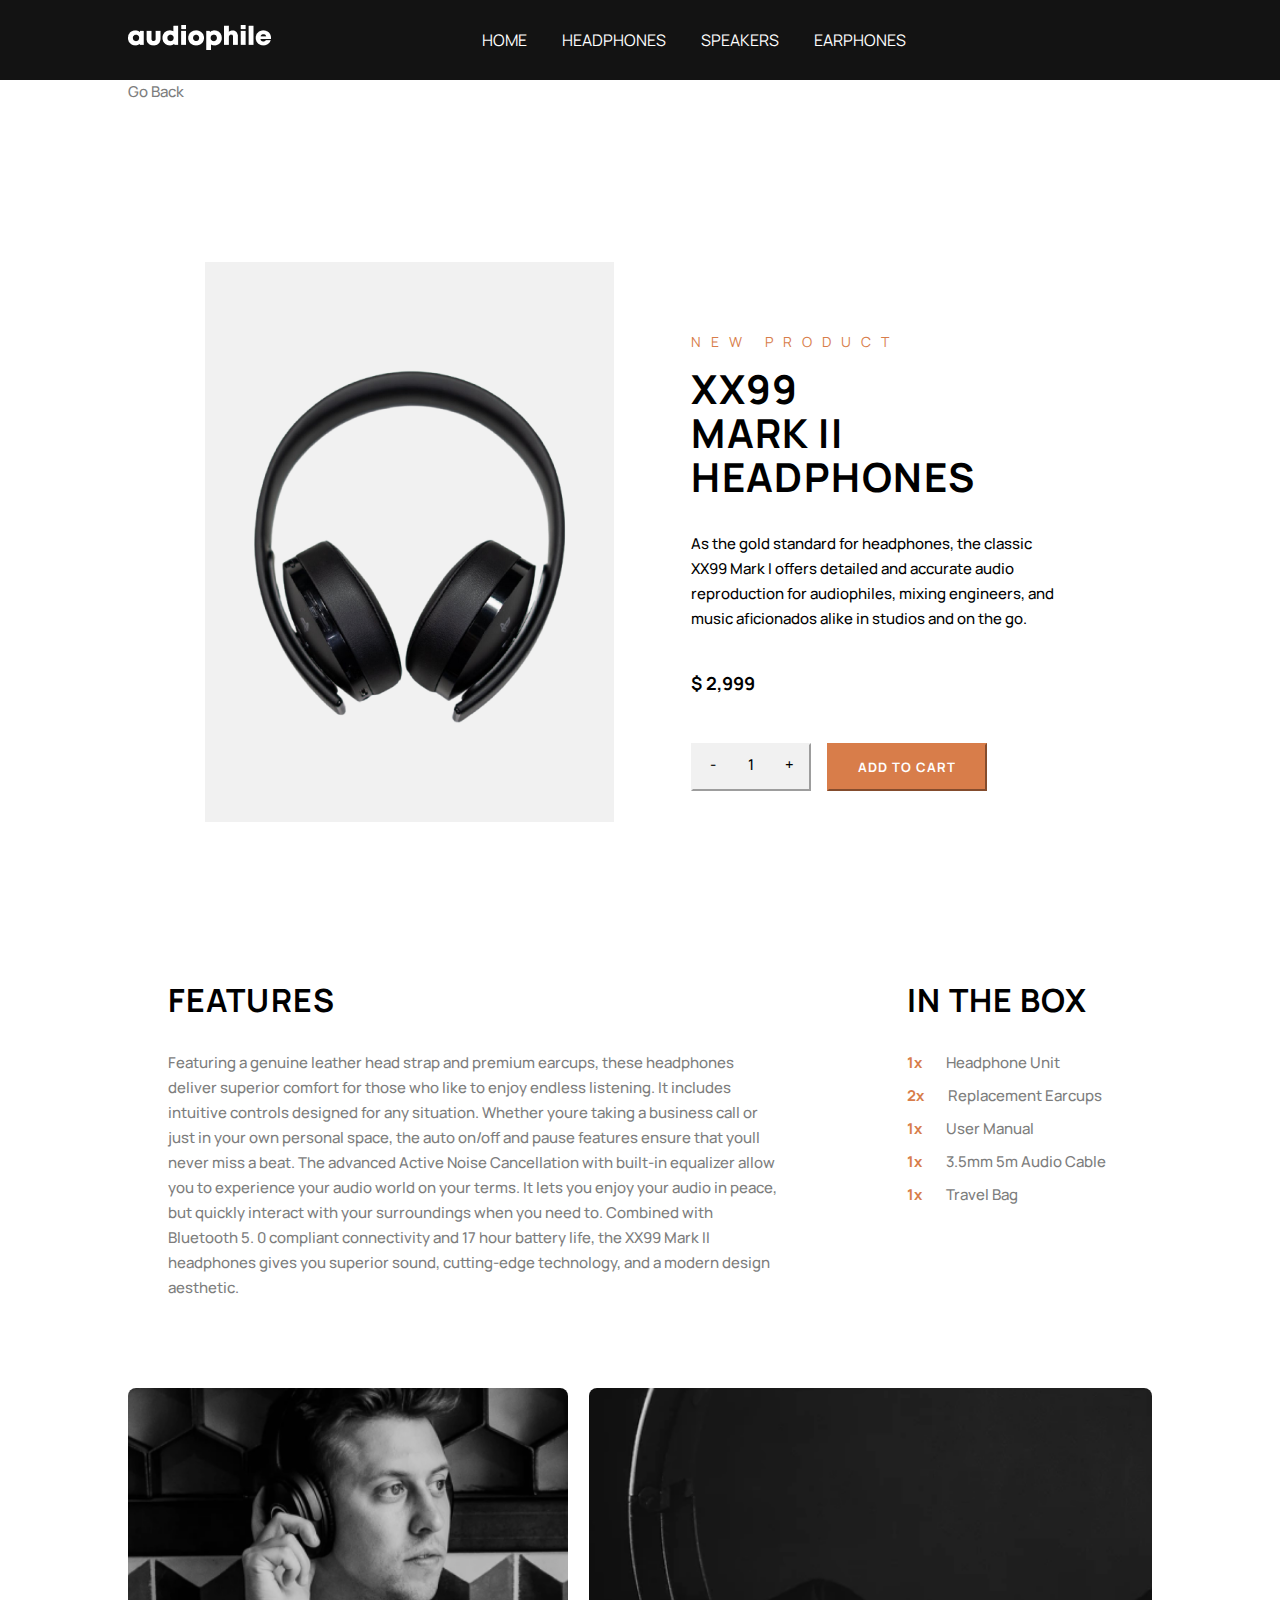
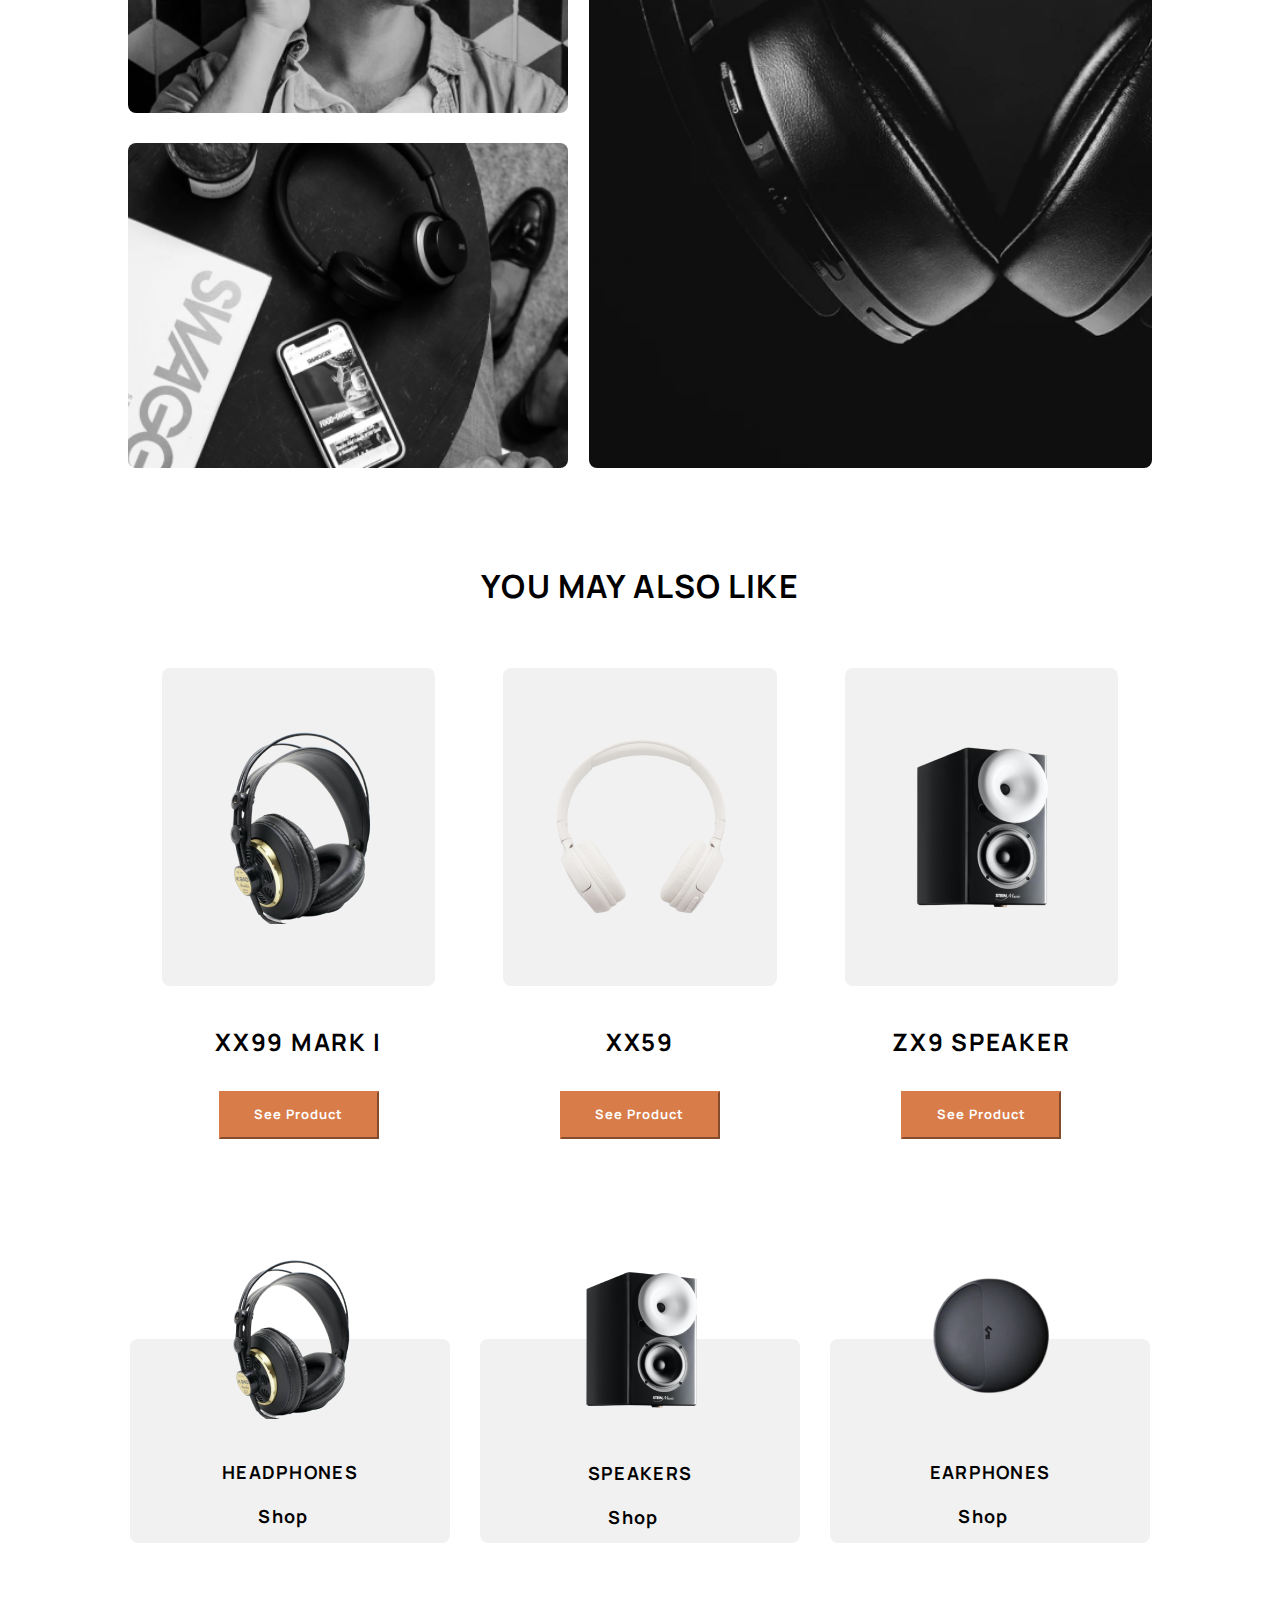
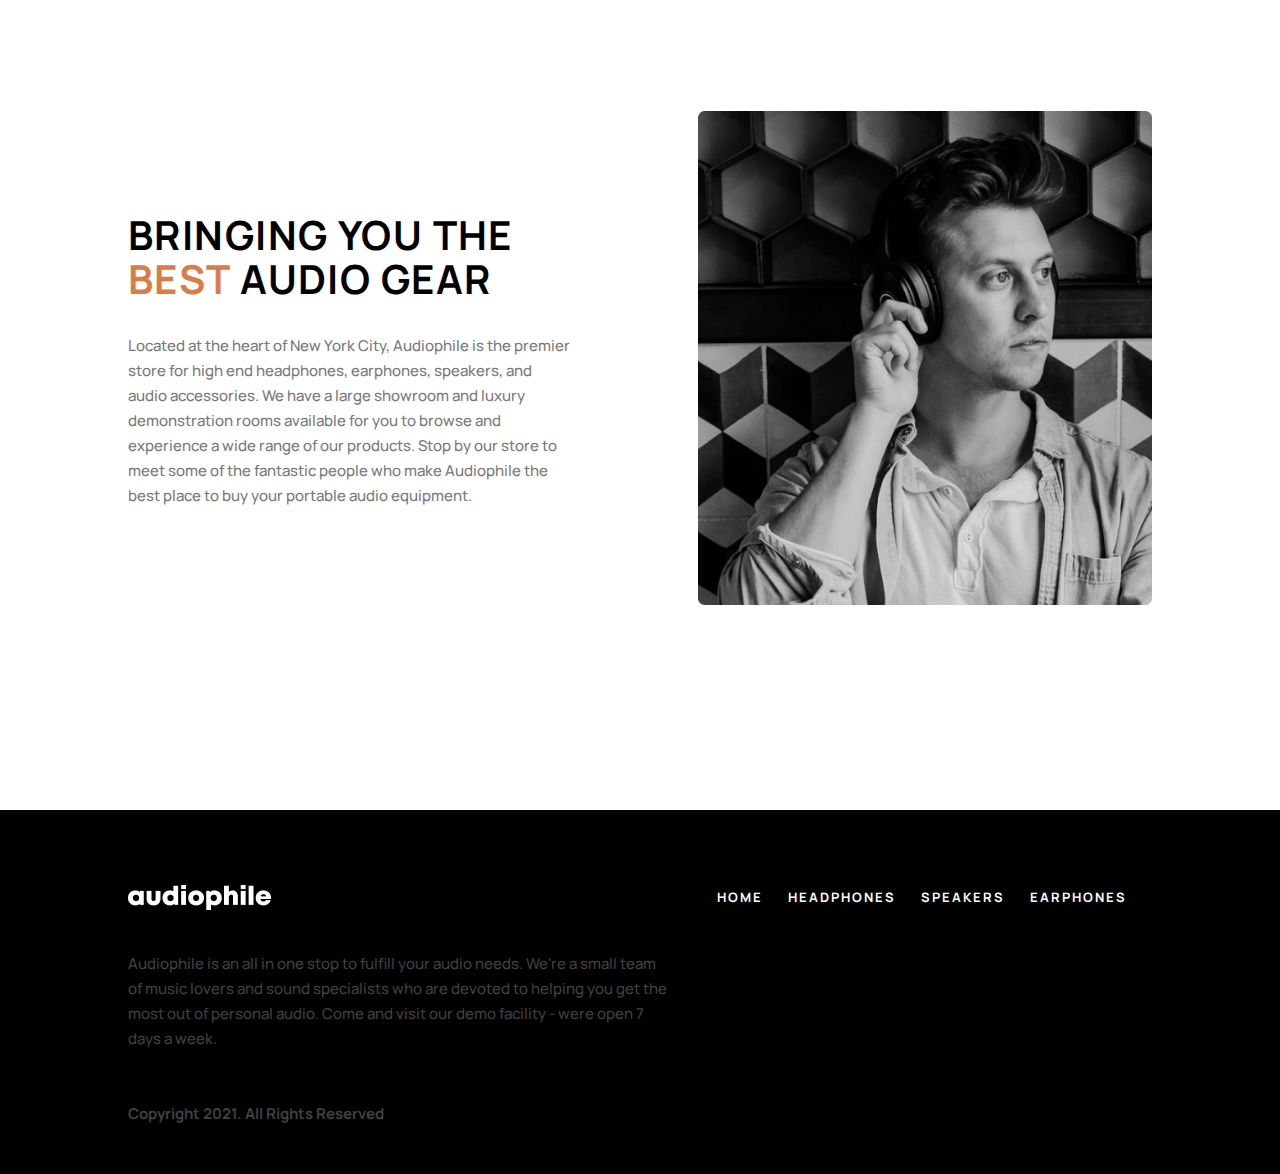
<file: HEADPHONES1.html>
<!DOCTYPE html>
<html lang="en">
<head>
    <meta charset="UTF-8">
    <meta http-equiv="X-UA-Compatible" content="IE=edge">
    <meta name="viewport" content="width=device-width, initial-scale=1.0">
    <link rel="stylesheet" href="https://cdnjs.cloudflare.com/ajax/libs/font-awesome/6.1.2/css/all.min.css" integrity="sha512-1sCRPdkRXhBV2PBLUdRb4tMg1w2YPf37qatUFeS7zlBy7jJI8Lf4VHwWfZZfpXtYSLy85pkm9GaYVYMfw5BC1A==" crossorigin="anonymous" referrerpolicy="no-referrer" />
    <link rel="preconnect" href="https://fonts.googleapis.com">
<link rel="preconnect" href="https://fonts.gstatic.com" crossorigin>
<link href="https://fonts.googleapis.com/css2?family=Manrope:wght@200;300;400;500;600;700;800&display=swap" rel="stylesheet">
    <link rel="stylesheet" href="./css/HEADPHONES1.css">
    <title>HEADPHONES1</title>
</head>
<body>
    <header>
        <div class="container">
            <div class="navbar">
                <input class="checkbox" type="checkbox" name="" id="" >
                <div class="hamburger-lines">
                <span class="line line1"></span>
                <span class="line line2"></span>
                <span class="line line3"></span>
                </div> 
                <a href="" class="logo">
                    <img src="./images/audiophile.png" alt="">
                </a>
                <ul class="navbar-link">
                    <a href="index.html" class="active"><li>HOME</li></a>
                    <a href="./HEADPHONES.html"><li>HEADPHONES</li></a>
                    <a href="SPEAKERS.html"><li>SPEAKERS</li></a>
                    <a href="EARPHONES.html"><li>EARPHONES</li></a>
                </ul>
                <a href="checkout.html" class="cart">
                    <i class="fa-solid fa-cart-shopping"></i>
                </a>

            </div>

        </div>
    </header>
    <main>
        <div class="container">
            <a href="HEADPHONES.html" class="back">Go Back</a>
            <div class="top">
                <div class="box">
                    <div class="left">
                        <img src="./images/image-removebg-preview(47).png" alt="">
                    </div>
                    <div class="right">
                        <h3>NEW PRODUCT</h3>
                        <h2>XX99 Mark II
                            Headphones</h2>
                        <p>As the gold standard for headphones, the classic XX99 Mark I offers detailed and accurate audio reproduction for audiophiles, mixing engineers, and music aficionados alike in studios and on the go.</p>
                        <span id="price">$ 2,999</span>
                        <div class="buttons">
                            <button class="numberrr" id="butnum">
                                <p>-</p>
                                <p>1</p>
                                <p>+</p>
                            </button>
                            <button><a href="HEADPHONES1.html">ADD TO CART</a></button>
                        </div>

                    </div>
                </div>
            </div>

            <div class="main-center">
                <div class="left">
                    <h2>FEATURES</h2>
                    <p>Featuring a genuine leather head strap and premium earcups, these headphones deliver superior comfort for those who like to enjoy endless listening. It includes intuitive controls designed for any situation. Whether youre taking a business call or just in your own personal space, the auto on/off and pause features ensure that youll never miss a beat.

                        The advanced Active Noise Cancellation with built-in equalizer allow you to experience your audio world on your terms. It lets you enjoy your audio in peace, but quickly interact with your surroundings when you need to. Combined with Bluetooth 5. 0 compliant connectivity and 17 hour battery life, the XX99 Mark II headphones gives you superior sound, cutting-edge technology, and a modern design aesthetic.</p>
                </div>
                <div class="right">
                    <h2>in the box</h2>
                    <div class="divv">
                        <div class="box">
                            <span>1x</span>
                            <p>Headphone Unit</p>
                        </div>
                        <div class="box">
                            <span>2x</span>
                            <p>Replacement Earcups</p>
                        </div>
                        <div class="box">
                            <span>1x</span>
                            <p>User Manual</p>
                        </div>
                        <div class="box">
                            <span>1x</span>
                            <p>3.5mm 5m Audio Cable</p>
                        </div>
                        <div class="box">
                            <span>1x</span>
                            <p>Travel Bag</p>
                        </div>
                    </div>

                </div>
            </div>


            <div class="main-photos">
                <div class="left">
                    <div class="top">
                        <img src="./images/Bitmap4.png" alt=""
                        class="ear1">
                    </div>
                    <div class="bottom">
                        <img src="./images/Bitmap (1).png" alt=""
                        class="ear1">
                    </div>
                </div>
                <div class="right">
                    <img src="./images/Bitmap (2).png" alt=""
                    class="ear2">
                </div>
            </div>
            <div class="also">
                <h2>you may also like</h2>
                <div class="boxes">
                    <div class="box">
                        <div class="imag">
                            <img src="./images/image-removebg-preview(kicki.png" alt="">
                        </div>
                        <h3>XX99 MARK I</h3>
                        <button>See Product</button>
                    </div>
                    <div class="box">
                        <div class="imag">
                            <img src="./images/image-removebg-preview(kick).png" alt="">
                        </div>
                        <h3>XX59</h3>
                        <button>See Product</button>
                    </div>
                    <div class="box">
                        <div class="imag">
                            <img src="./images/image-removebg-preview(kic.png" alt="">
                        </div>
                        <h3>ZX9 SPEAKER</h3>
                        <button>See Product</button>
                    </div>
                </div>

            </div>
        </div>
    </main>
    <section>
        <div class="container">
            <div class="acsesuar">
                <div class="box">
                    <img src="./images/image-removebg-preview(41).png" alt="" class="img1">
                    <p>HEADPHONES</p>
                    <div class="wop">
                        <p>Shop</p>
                        <i class="fa-solid fa-angle-right"></i>
                    </div>
                </div>
                <div class="box">
                    <img src="./images/image-removebg-preview(38).png" alt="" class="img2">
                    <p>SPEAKERS</p>
                    <div class="wop">
                        <p>Shop</p>
                        <i class="fa-solid fa-angle-right"></i>
                    </div>
                </div>
                <div class="box">
                    <img src="./images/image-removebg-preview(42).png" alt="" class="img3">
                    <p>EARPHONES</p>
                    <div class="wop">
                        <p>Shop</p>
                        <i class="fa-solid fa-angle-right"></i>
                    </div>
                </div>
            </div>
            <div class="bestaudio">
                <div class="left">
                    <h2>Bringing you the <span>best</span> audio gear</h2>
                    <p>Located at the heart of New York City, Audiophile is the premier store for high end headphones, earphones, speakers, and audio accessories. We have a large showroom and luxury demonstration rooms available for you to browse and experience a wide range of our products. Stop by our store to meet some of the fantastic people who make Audiophile the best place to buy your portable audio equipment.</p>
                </div>
                <div class="right">
                    <img src="./images/Bitmapaudio.png" alt="" class="bitmapaudioimg">
                    <img src="./images/besttablet.png" alt="" class="besttablet">
                </div>
            </div>
        </div>
    </section>

    <footer>
        <div class="container">
            <div class="menu">
                <a href="">
                    <img src="./images/audiophile.png" alt="">
                </a>
                <ul>
                    <a href="index.html"><li>HOME</li></a>
                    <a href="HEADPHONES.html"><li>HEADPHONES</li></a>
                    <a href="SPEAKERS.html"><li>SPEAKERS</li></a>
                    <a href="EARPHONES.html"><li>EARPHONES</li></a>
                </ul>
            </div>
            <div class="container center">
                <div class="left">
                    <p class="text" id="text">Audiophile is an all in one stop to fulfill your audio needs. We're a small team of music lovers and sound specialists who are devoted to helping you get the most out of personal audio. Come and visit our demo facility - were open 7 days a week.</p>
                </div>
                <div class="right">
                    <i class="fa-brands fa-square-facebook"></i>
                    <i class="fa-brands fa-twitter"></i>
                    <i class="fa-brands fa-instagram"></i>
                </div>
            </div>
            <div class="bot">
                <a href="">Copyright 2021. All Rights Reserved</a>
                <div class="right">
                    <i class="fa-brands fa-square-facebook"></i>
                    <i class="fa-brands fa-twitter"></i>
                    <i class="fa-brands fa-instagram"></i>
                </div>
            </div>
        </div>

    </footer>
</body>
</html>
</file>
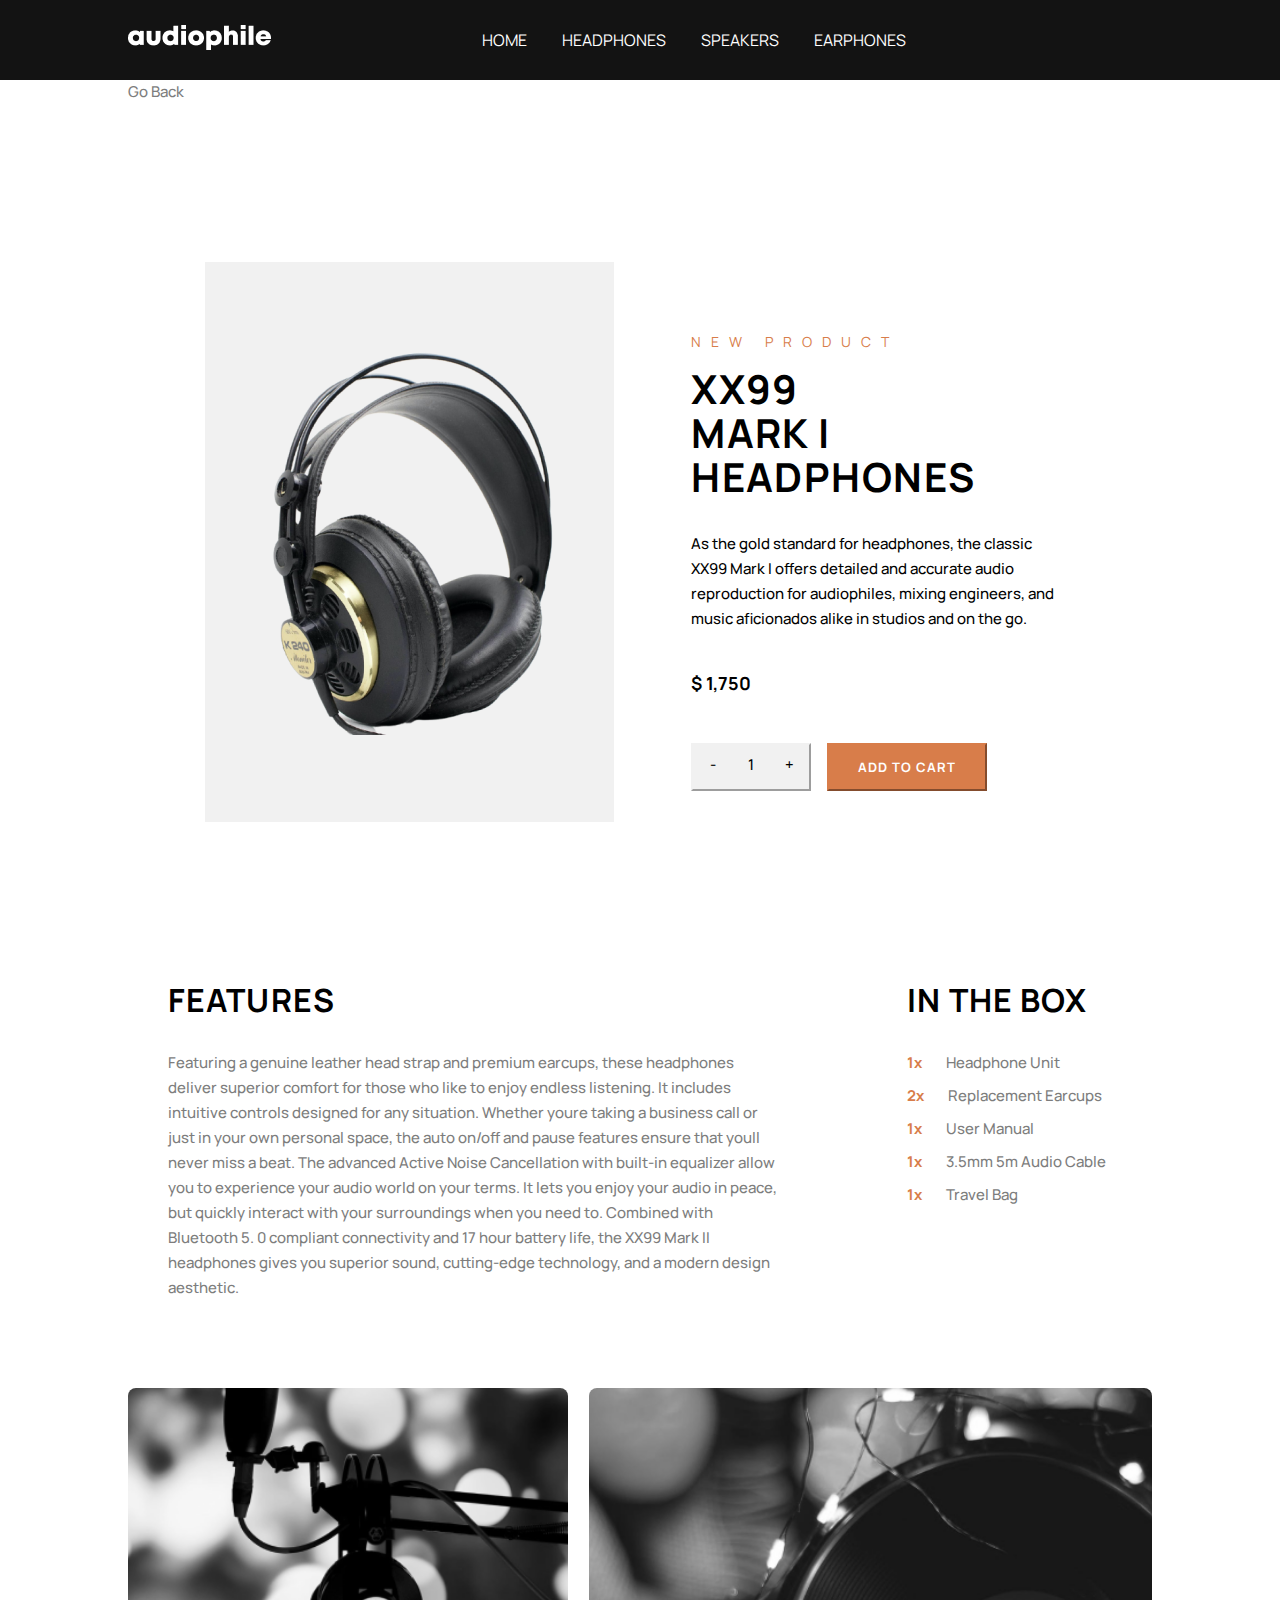
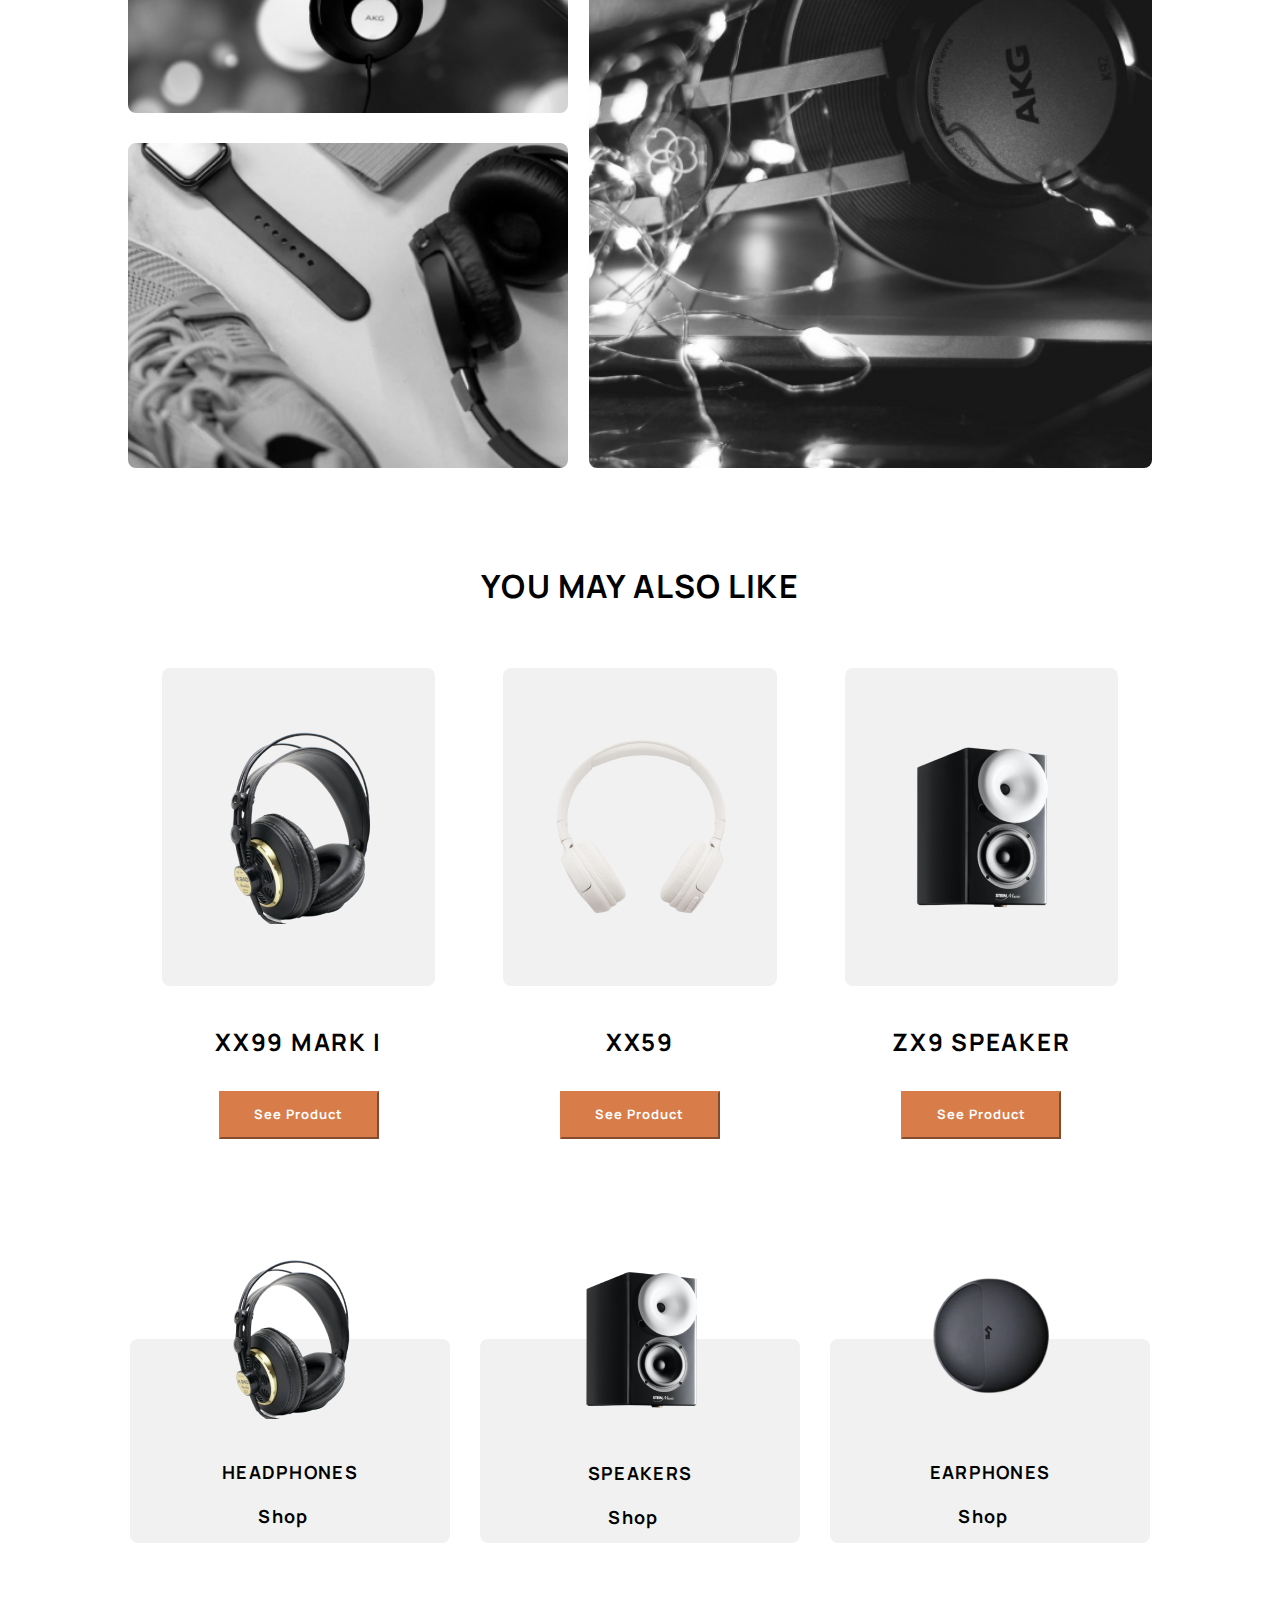
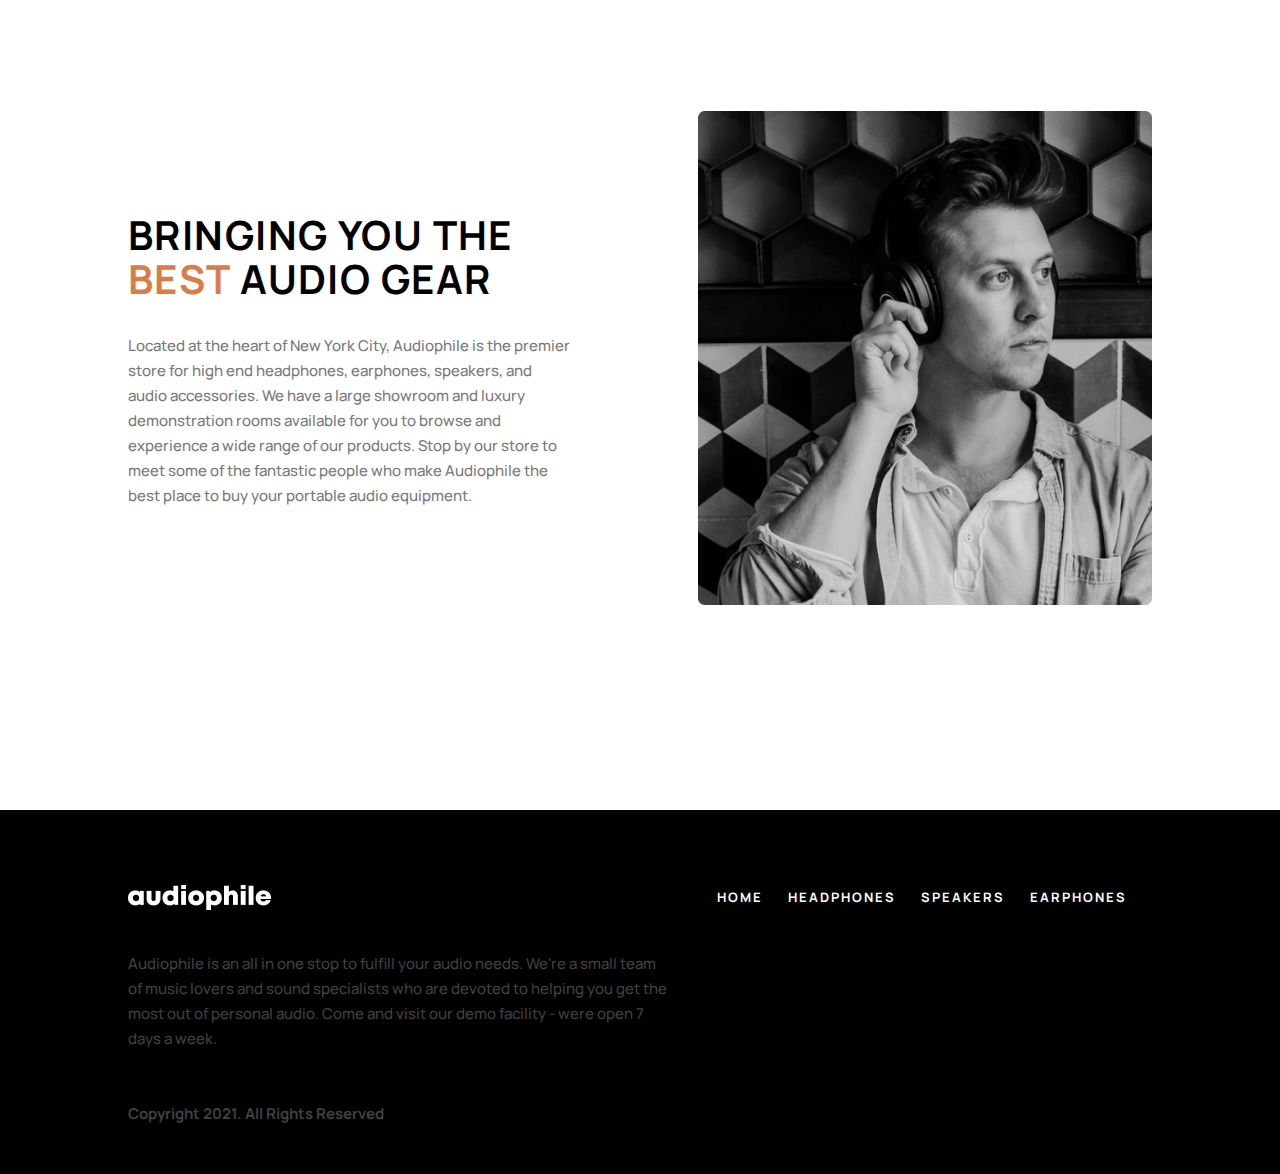
<file: HEADPHONES2.html>
<!DOCTYPE html>
<html lang="en">
<head>
    <meta charset="UTF-8">
    <meta http-equiv="X-UA-Compatible" content="IE=edge">
    <meta name="viewport" content="width=device-width, initial-scale=1.0">
    <link rel="stylesheet" href="https://cdnjs.cloudflare.com/ajax/libs/font-awesome/6.1.2/css/all.min.css" integrity="sha512-1sCRPdkRXhBV2PBLUdRb4tMg1w2YPf37qatUFeS7zlBy7jJI8Lf4VHwWfZZfpXtYSLy85pkm9GaYVYMfw5BC1A==" crossorigin="anonymous" referrerpolicy="no-referrer" />
    <link rel="preconnect" href="https://fonts.googleapis.com">
<link rel="preconnect" href="https://fonts.gstatic.com" crossorigin>
<link href="https://fonts.googleapis.com/css2?family=Manrope:wght@200;300;400;500;600;700;800&display=swap" rel="stylesheet">
    <link rel="stylesheet" href="./css/HEADPHONES2.css">
    <title>HEADPHONES2</title>
</head>
<body>
    <header>
        <div class="container">
            <div class="navbar">
                <input class="checkbox" type="checkbox" name="" id="" >
                <div class="hamburger-lines">
                <span class="line line1"></span>
                <span class="line line2"></span>
                <span class="line line3"></span>
                </div> 
                <a href="" class="logo">
                    <img src="./images/audiophile.png" alt="">
                </a>
                <ul class="navbar-link">
                    <a href="index.html" class="active"><li>HOME</li></a>
                    <a href="./HEADPHONES.html"><li>HEADPHONES</li></a>
                    <a href="SPEAKERS.html"><li>SPEAKERS</li></a>
                    <a href="EARPHONES.html"><li>EARPHONES</li></a>
                </ul>
                <a href="checkout.html" class="cart">
                    <i class="fa-solid fa-cart-shopping"></i>
                </a>

            </div>

        </div>
    </header>
    <main>
        <div class="container">
            <a href="HEADPHONES.html" class="back">Go Back</a>
            <div class="top">
                <div class="box">
                    <div class="left">
                        <img src="./images/image-removebg-preview(41)glavniy.png" alt="">
                    </div>
                    <div class="right">
                        <h3>NEW PRODUCT</h3>
                        <h2>XX99 Mark I
                            Headphones</h2>
                        <p>As the gold standard for headphones, the classic XX99 Mark I offers detailed and accurate audio reproduction for audiophiles, mixing engineers, and music aficionados alike in studios and on the go.</p>
                        <span id="price">$ 1,750</span>
                        <div class="buttons">
                            <button class="numberrr" id="butnum">
                                <p>-</p>
                                <p>1</p>
                                <p>+</p>
                            </button>
                            <button><a href="HEADPHONES1.html">ADD TO CART</a></button>
                        </div>

                    </div>
                </div>
            </div>

            <div class="main-center">
                <div class="left">
                    <h2>FEATURES</h2>
                    <p>Featuring a genuine leather head strap and premium earcups, these headphones deliver superior comfort for those who like to enjoy endless listening. It includes intuitive controls designed for any situation. Whether youre taking a business call or just in your own personal space, the auto on/off and pause features ensure that youll never miss a beat.

                        The advanced Active Noise Cancellation with built-in equalizer allow you to experience your audio world on your terms. It lets you enjoy your audio in peace, but quickly interact with your surroundings when you need to. Combined with Bluetooth 5. 0 compliant connectivity and 17 hour battery life, the XX99 Mark II headphones gives you superior sound, cutting-edge technology, and a modern design aesthetic.</p>
                </div>
                <div class="right">
                    <h2>in the box</h2>
                    <div class="divv">
                        <div class="box">
                            <span>1x</span>
                            <p>Headphone Unit</p>
                        </div>
                        <div class="box">
                            <span>2x</span>
                            <p>Replacement Earcups</p>
                        </div>
                        <div class="box">
                            <span>1x</span>
                            <p>User Manual</p>
                        </div>
                        <div class="box">
                            <span>1x</span>
                            <p>3.5mm 5m Audio Cable</p>
                        </div>
                        <div class="box">
                            <span>1x</span>
                            <p>Travel Bag</p>
                        </div>
                    </div>

                </div>
            </div>


            <div class="main-photos">
                <div class="left">
                    <div class="top">
                        <img src="./images/hea1.png" alt="" class="ear1">
                    </div>
                    <div class="bottom">
                        <img src="./images/hea3.png" alt="" class="ear1">
                    </div>
                </div>
                <div class="right">
                    <img src="./images/hea2.png" alt="" class="ear2">
                </div>
            </div>
            <div class="also">
                <h2>you may also like</h2>
                <div class="boxes">
                    <div class="box">
                        <div class="imag">
                            <img src="./images/image-removebg-preview(kicki.png" alt="">
                        </div>
                        <h3>XX99 MARK I</h3>
                        <button>See Product</button>
                    </div>
                    <div class="box">
                        <div class="imag">
                            <img src="./images/image-removebg-preview(kick).png" alt="">
                        </div>
                        <h3>XX59</h3>
                        <button>See Product</button>
                    </div>
                    <div class="box">
                        <div class="imag">
                            <img src="./images/image-removebg-preview(kic.png" alt="">
                        </div>
                        <h3>ZX9 SPEAKER</h3>
                        <button>See Product</button>
                    </div>
                </div>

            </div>
        </div>
    </main>
    <section>
        <div class="container">
            <div class="acsesuar">
                <div class="box">
                    <img src="./images/image-removebg-preview(41).png" alt="" class="img1">
                    <p>HEADPHONES</p>
                    <div class="wop">
                        <p>Shop</p>
                        <i class="fa-solid fa-angle-right"></i>
                    </div>
                </div>
                <div class="box">
                    <img src="./images/image-removebg-preview(38).png" alt="" class="img2">
                    <p>SPEAKERS</p>
                    <div class="wop">
                        <p>Shop</p>
                        <i class="fa-solid fa-angle-right"></i>
                    </div>
                </div>
                <div class="box">
                    <img src="./images/image-removebg-preview(42).png" alt="" class="img3">
                    <p>EARPHONES</p>
                    <div class="wop">
                        <p>Shop</p>
                        <i class="fa-solid fa-angle-right"></i>
                    </div>
                </div>
            </div>
            <div class="bestaudio">
                <div class="left">
                    <h2>Bringing you the <span>best</span> audio gear</h2>
                    <p>Located at the heart of New York City, Audiophile is the premier store for high end headphones, earphones, speakers, and audio accessories. We have a large showroom and luxury demonstration rooms available for you to browse and experience a wide range of our products. Stop by our store to meet some of the fantastic people who make Audiophile the best place to buy your portable audio equipment.</p>
                </div>
                <div class="right">
                    <img src="./images/Bitmapaudio.png" alt="" class="bitmapaudioimg">
                    <img src="./images/besttablet.png" alt="" class="besttablet">
                </div>
            </div>
        </div>
    </section>

    <footer>
        <div class="container">
            <div class="menu">
                <a href="">
                    <img src="./images/audiophile.png" alt="">
                </a>
                <ul>
                    <a href="index.html"><li>HOME</li></a>
                    <a href="HEADPHONES.html"><li>HEADPHONES</li></a>
                    <a href="SPEAKERS.html"><li>SPEAKERS</li></a>
                    <a href="EARPHONES.html"><li>EARPHONES</li></a>
                </ul>
            </div>
            <div class="container center">
                <div class="left">
                    <p class="text" id="text">Audiophile is an all in one stop to fulfill your audio needs. We're a small team of music lovers and sound specialists who are devoted to helping you get the most out of personal audio. Come and visit our demo facility - were open 7 days a week.</p>
                </div>
                <div class="right">
                    <i class="fa-brands fa-square-facebook"></i>
                    <i class="fa-brands fa-twitter"></i>
                    <i class="fa-brands fa-instagram"></i>
                </div>
            </div>
            <div class="bot">
                <a href="">Copyright 2021. All Rights Reserved</a>
                <div class="right">
                    <i class="fa-brands fa-square-facebook"></i>
                    <i class="fa-brands fa-twitter"></i>
                    <i class="fa-brands fa-instagram"></i>
                </div>
            </div>
        </div>

    </footer>
</body>
</html>
</file>
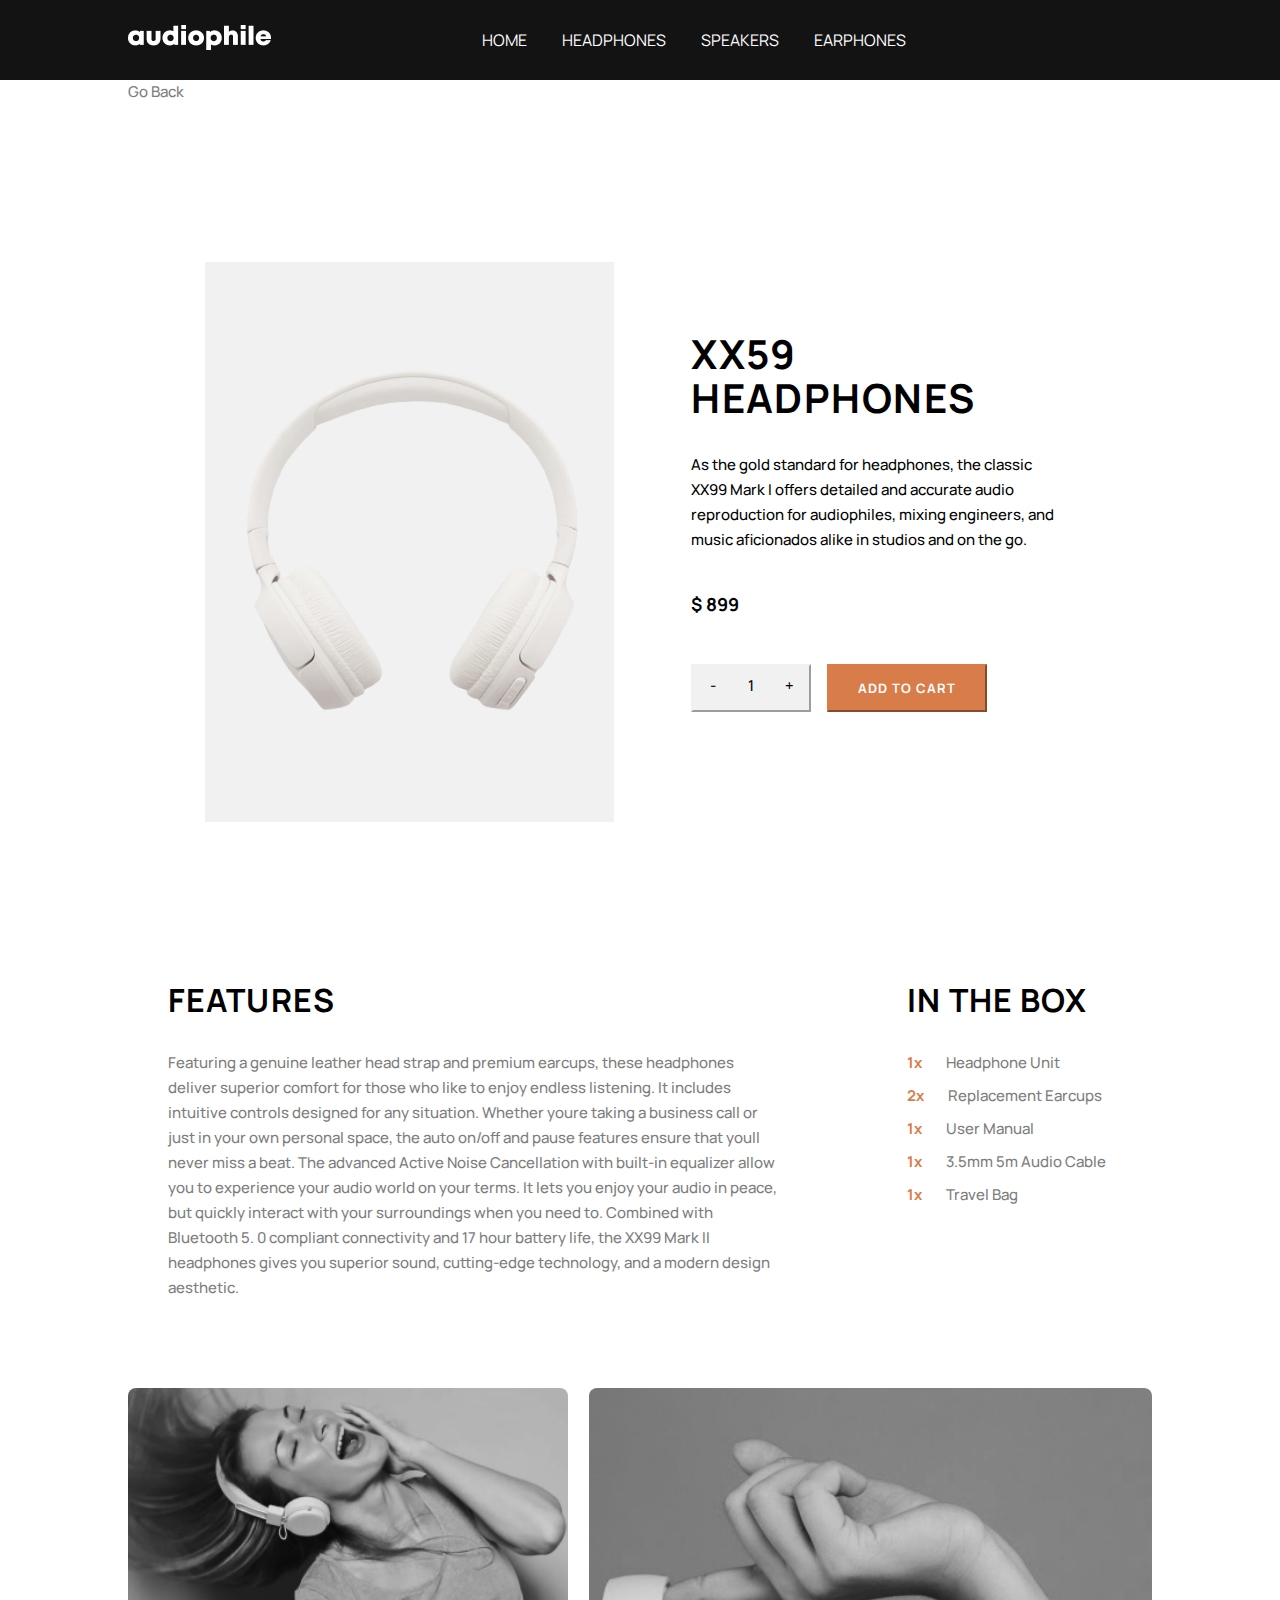
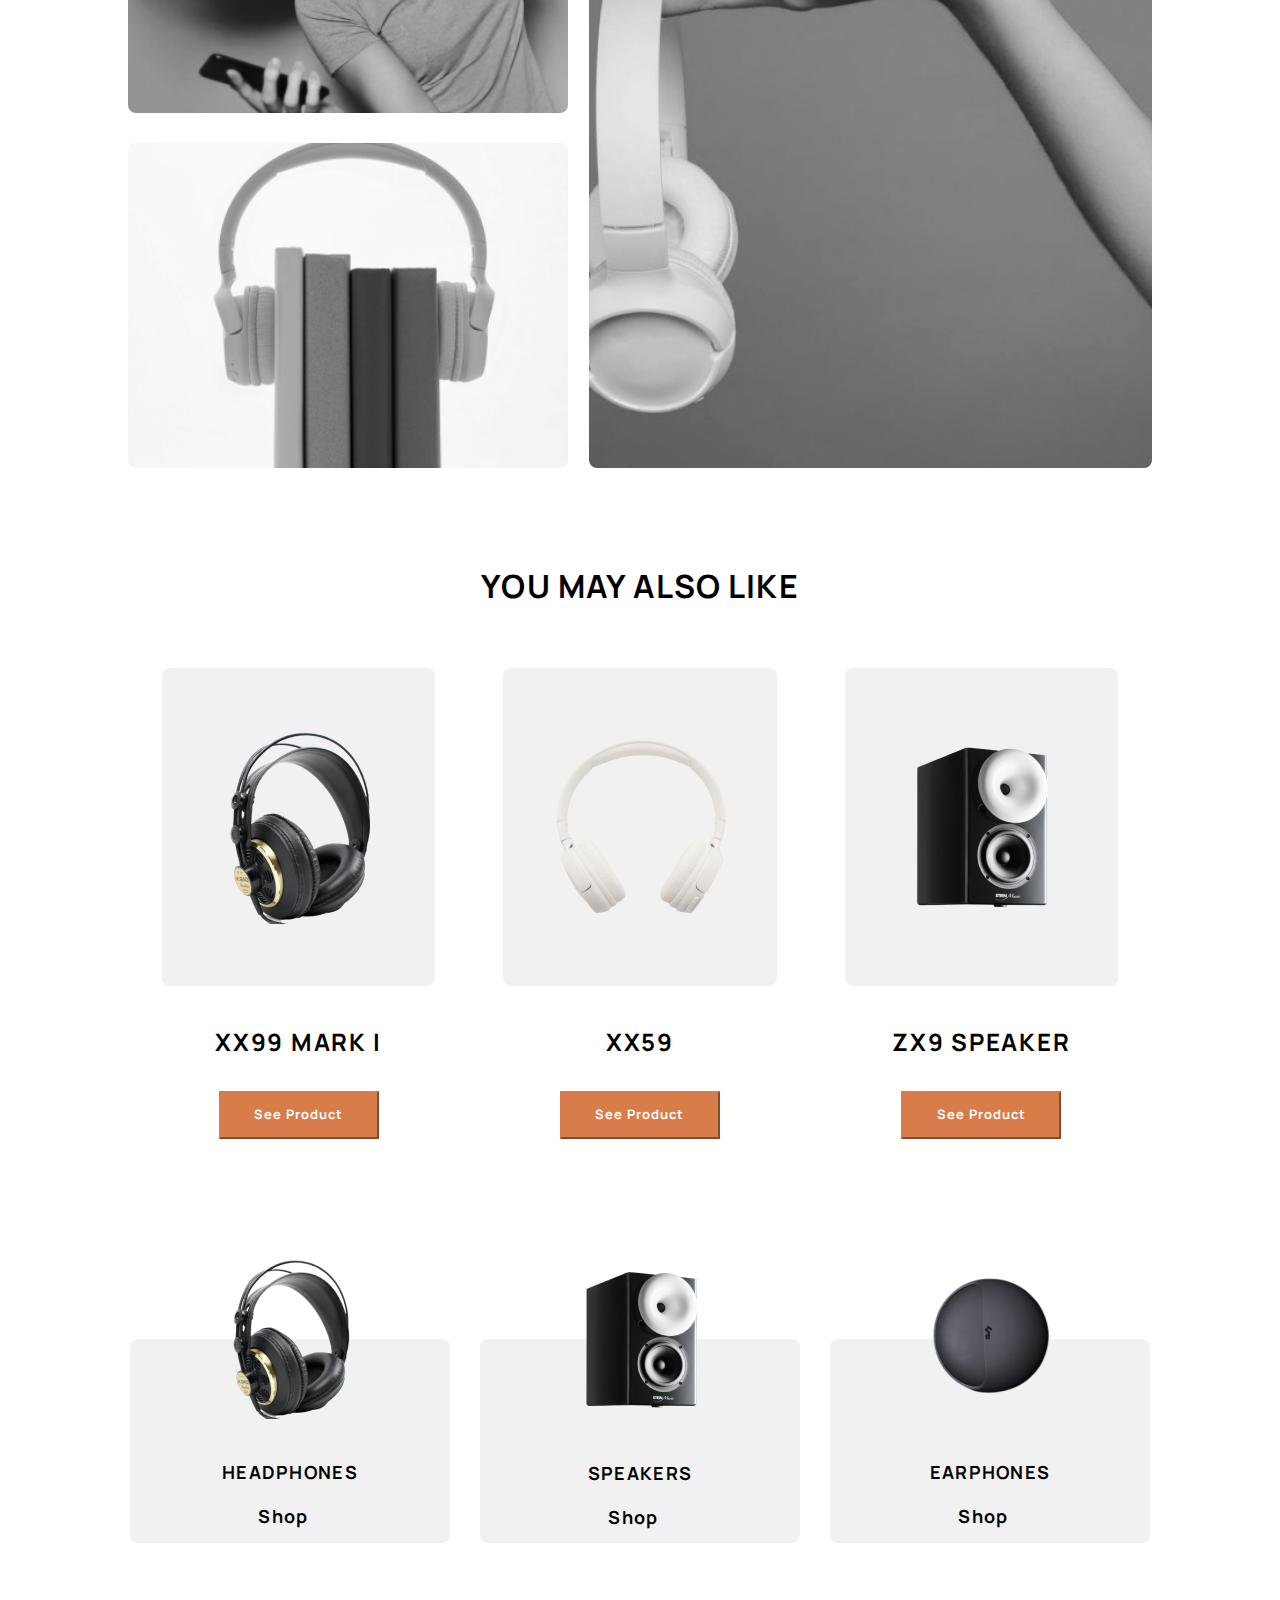
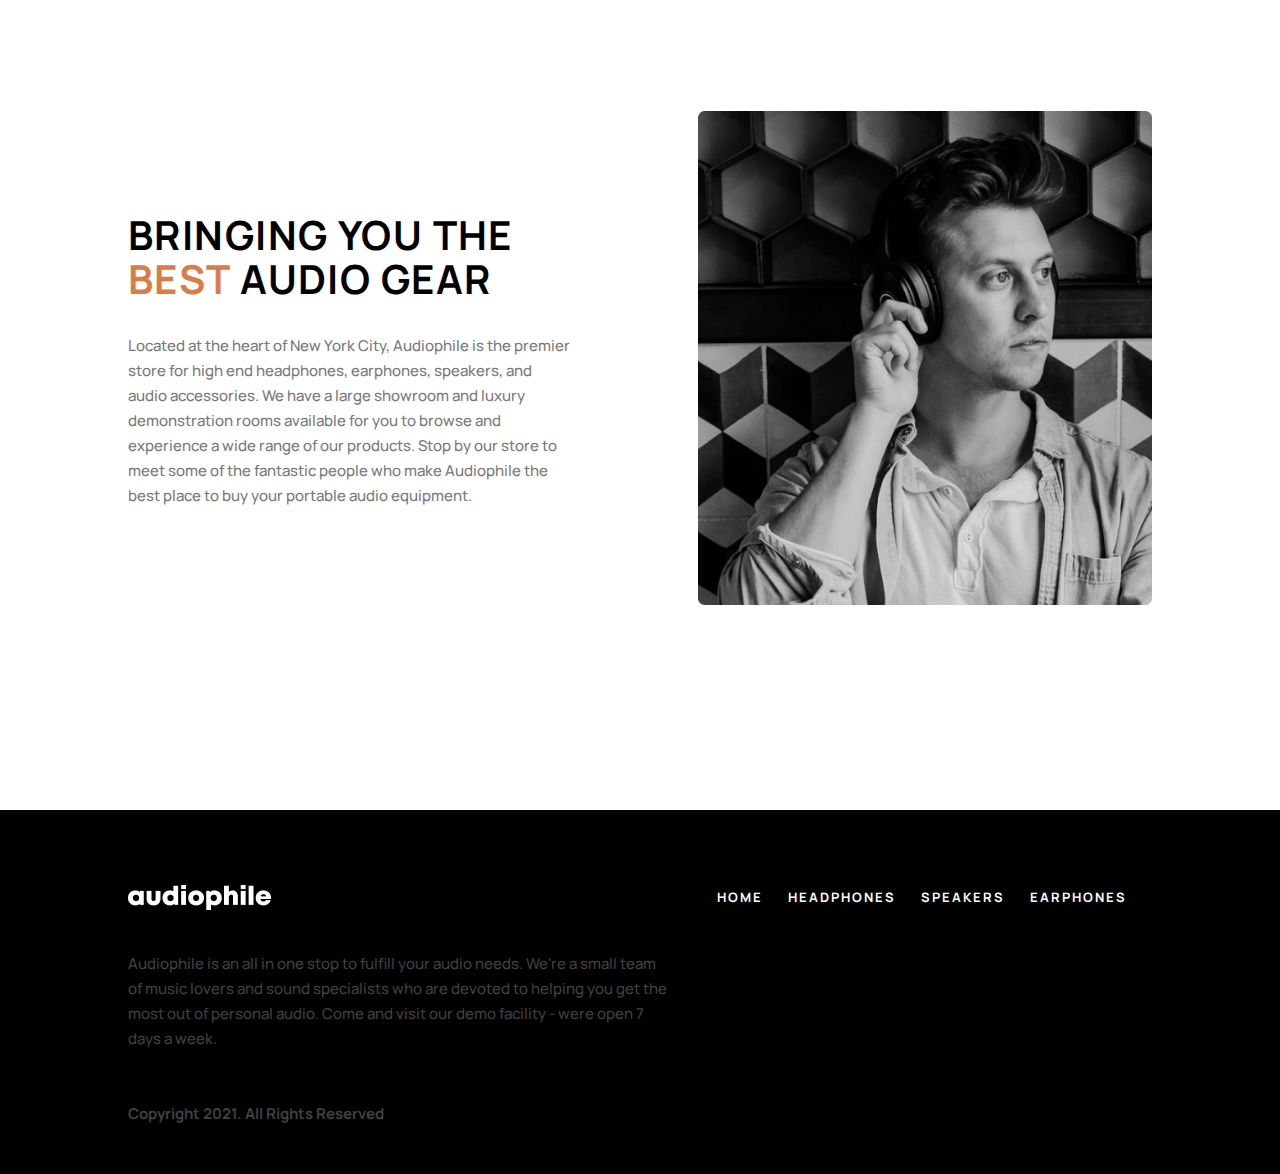
<file: HEADPHONES3.html>
<!DOCTYPE html>
<html lang="en">
<head>
    <meta charset="UTF-8">
    <meta http-equiv="X-UA-Compatible" content="IE=edge">
    <meta name="viewport" content="width=device-width, initial-scale=1.0">
    <link rel="stylesheet" href="https://cdnjs.cloudflare.com/ajax/libs/font-awesome/6.1.2/css/all.min.css" integrity="sha512-1sCRPdkRXhBV2PBLUdRb4tMg1w2YPf37qatUFeS7zlBy7jJI8Lf4VHwWfZZfpXtYSLy85pkm9GaYVYMfw5BC1A==" crossorigin="anonymous" referrerpolicy="no-referrer" />
    <link rel="preconnect" href="https://fonts.googleapis.com">
<link rel="preconnect" href="https://fonts.gstatic.com" crossorigin>
<link href="https://fonts.googleapis.com/css2?family=Manrope:wght@200;300;400;500;600;700;800&display=swap" rel="stylesheet">
    <link rel="stylesheet" href="./css/HEADPHONES3.css">
    <title>HEADPHONES3</title>
</head>
<body>
    
    <header>
        <div class="container">
            <div class="navbar">
                <input class="checkbox" type="checkbox" name="" id="" >
                <div class="hamburger-lines">
                <span class="line line1"></span>
                <span class="line line2"></span>
                <span class="line line3"></span>
                </div> 
                <a href="" class="logo">
                    <img src="./images/audiophile.png" alt="">
                </a>
                <ul class="navbar-link">
                    <a href="index.html" class="active"><li>HOME</li></a>
                    <a href="./HEADPHONES.html"><li>HEADPHONES</li></a>
                    <a href="SPEAKERS.html"><li>SPEAKERS</li></a>
                    <a href="EARPHONES.html"><li>EARPHONES</li></a>
                </ul>
                <a href="checkout.html" class="cart">
                    <i class="fa-solid fa-cart-shopping"></i>
                </a>

            </div>

        </div>
    </header>
    <main>
        <div class="container">
            <a href="HEADPHONES.html" class="back">Go Back</a>
            <div class="top">
                <div class="box">
                    <div class="left">
                        <img src="./images/image-removebg-preview(48)glav.png" alt="">
                    </div>
                    <div class="right">
                        <h3></h3>
                        <h2>XX59
                            Headphones</h2>
                        <p>As the gold standard for headphones, the classic XX99 Mark I offers detailed and accurate audio reproduction for audiophiles, mixing engineers, and music aficionados alike in studios and on the go.</p>
                        <span id="price">$ 899</span>
                        <div class="buttons">
                            <button class="numberrr" id="butnum">
                                <p>-</p>
                                <p>1</p>
                                <p>+</p>
                            </button>
                            <button><a href="HEADPHONES1.html">ADD TO CART</a></button>
                        </div>

                    </div>
                </div>
            </div>

            <div class="main-center">
                <div class="left">
                    <h2>FEATURES</h2>
                    <p>Featuring a genuine leather head strap and premium earcups, these headphones deliver superior comfort for those who like to enjoy endless listening. It includes intuitive controls designed for any situation. Whether youre taking a business call or just in your own personal space, the auto on/off and pause features ensure that youll never miss a beat.

                        The advanced Active Noise Cancellation with built-in equalizer allow you to experience your audio world on your terms. It lets you enjoy your audio in peace, but quickly interact with your surroundings when you need to. Combined with Bluetooth 5. 0 compliant connectivity and 17 hour battery life, the XX99 Mark II headphones gives you superior sound, cutting-edge technology, and a modern design aesthetic.</p>
                </div>
                <div class="right">
                    <h2>in the box</h2>
                    <div class="divv">
                        <div class="box">
                            <span>1x</span>
                            <p>Headphone Unit</p>
                        </div>
                        <div class="box">
                            <span>2x</span>
                            <p>Replacement Earcups</p>
                        </div>
                        <div class="box">
                            <span>1x</span>
                            <p>User Manual</p>
                        </div>
                        <div class="box">
                            <span>1x</span>
                            <p>3.5mm 5m Audio Cable</p>
                        </div>
                        <div class="box">
                            <span>1x</span>
                            <p>Travel Bag</p>
                        </div>
                    </div>

                </div>
            </div>


            <div class="main-photos">
                <div class="left">
                    <div class="top">
                        <img src="./images/hea4.png" alt="" class="ear1">
                    </div>
                    <div class="bottom">
                        <img src="./images/hea5.png" alt="" class="ear1">
                    </div>
                </div>
                <div class="right">
                    <img src="./images/hea6.png" alt="" class="ear2">
                </div>
            </div>
            <div class="also">
                <h2>you may also like</h2>
                <div class="boxes">
                    <div class="box">
                        <div class="imag">
                            <img src="./images/image-removebg-preview(kicki.png" alt="">
                        </div>
                        <h3>XX99 MARK I</h3>
                        <button>See Product</button>
                    </div>
                    <div class="box">
                        <div class="imag">
                            <img src="./images/image-removebg-preview(kick).png" alt="">
                        </div>
                        <h3>XX59</h3>
                        <button>See Product</button>
                    </div>
                    <div class="box">
                        <div class="imag">
                            <img src="./images/image-removebg-preview(kic.png" alt="">
                        </div>
                        <h3>ZX9 SPEAKER</h3>
                        <button>See Product</button>
                    </div>
                </div>

            </div>
        </div>
    </main>
    <section>
        <div class="container">
            <div class="acsesuar">
                <div class="box">
                    <img src="./images/image-removebg-preview(41).png" alt="" class="img1">
                    <p>HEADPHONES</p>
                    <div class="wop">
                        <p>Shop</p>
                        <i class="fa-solid fa-angle-right"></i>
                    </div>
                </div>
                <div class="box">
                    <img src="./images/image-removebg-preview(38).png" alt="" class="img2">
                    <p>SPEAKERS</p>
                    <div class="wop">
                        <p>Shop</p>
                        <i class="fa-solid fa-angle-right"></i>
                    </div>
                </div>
                <div class="box">
                    <img src="./images/image-removebg-preview(42).png" alt="" class="img3">
                    <p>EARPHONES</p>
                    <div class="wop">
                        <p>Shop</p>
                        <i class="fa-solid fa-angle-right"></i>
                    </div>
                </div>
            </div>
            <div class="bestaudio">
                <div class="left">
                    <h2>Bringing you the <span>best</span> audio gear</h2>
                    <p>Located at the heart of New York City, Audiophile is the premier store for high end headphones, earphones, speakers, and audio accessories. We have a large showroom and luxury demonstration rooms available for you to browse and experience a wide range of our products. Stop by our store to meet some of the fantastic people who make Audiophile the best place to buy your portable audio equipment.</p>
                </div>
                <div class="right">
                    <img src="./images/Bitmapaudio.png" alt="" class="bitmapaudioimg">
                    <img src="./images/besttablet.png" alt="" class="besttablet">
                </div>
            </div>
        </div>
    </section>

    <footer>
        <div class="container">
            <div class="menu">
                <a href="">
                    <img src="./images/audiophile.png" alt="">
                </a>
                <ul>
                    <a href="index.html"><li>HOME</li></a>
                    <a href="HEADPHONES.html"><li>HEADPHONES</li></a>
                    <a href="SPEAKERS.html"><li>SPEAKERS</li></a>
                    <a href="EARPHONES.html"><li>EARPHONES</li></a>
                </ul>
            </div>
            <div class="container center">
                <div class="left">
                    <p class="text" id="text">Audiophile is an all in one stop to fulfill your audio needs. We're a small team of music lovers and sound specialists who are devoted to helping you get the most out of personal audio. Come and visit our demo facility - were open 7 days a week.</p>
                </div>
                <div class="right">
                    <i class="fa-brands fa-square-facebook"></i>
                    <i class="fa-brands fa-twitter"></i>
                    <i class="fa-brands fa-instagram"></i>
                </div>
            </div>
            <div class="bot">
                <a href="">Copyright 2021. All Rights Reserved</a>
                <div class="right">
                    <i class="fa-brands fa-square-facebook"></i>
                    <i class="fa-brands fa-twitter"></i>
                    <i class="fa-brands fa-instagram"></i>
                </div>
            </div>
        </div>

    </footer>
</body>
</html>
</file>
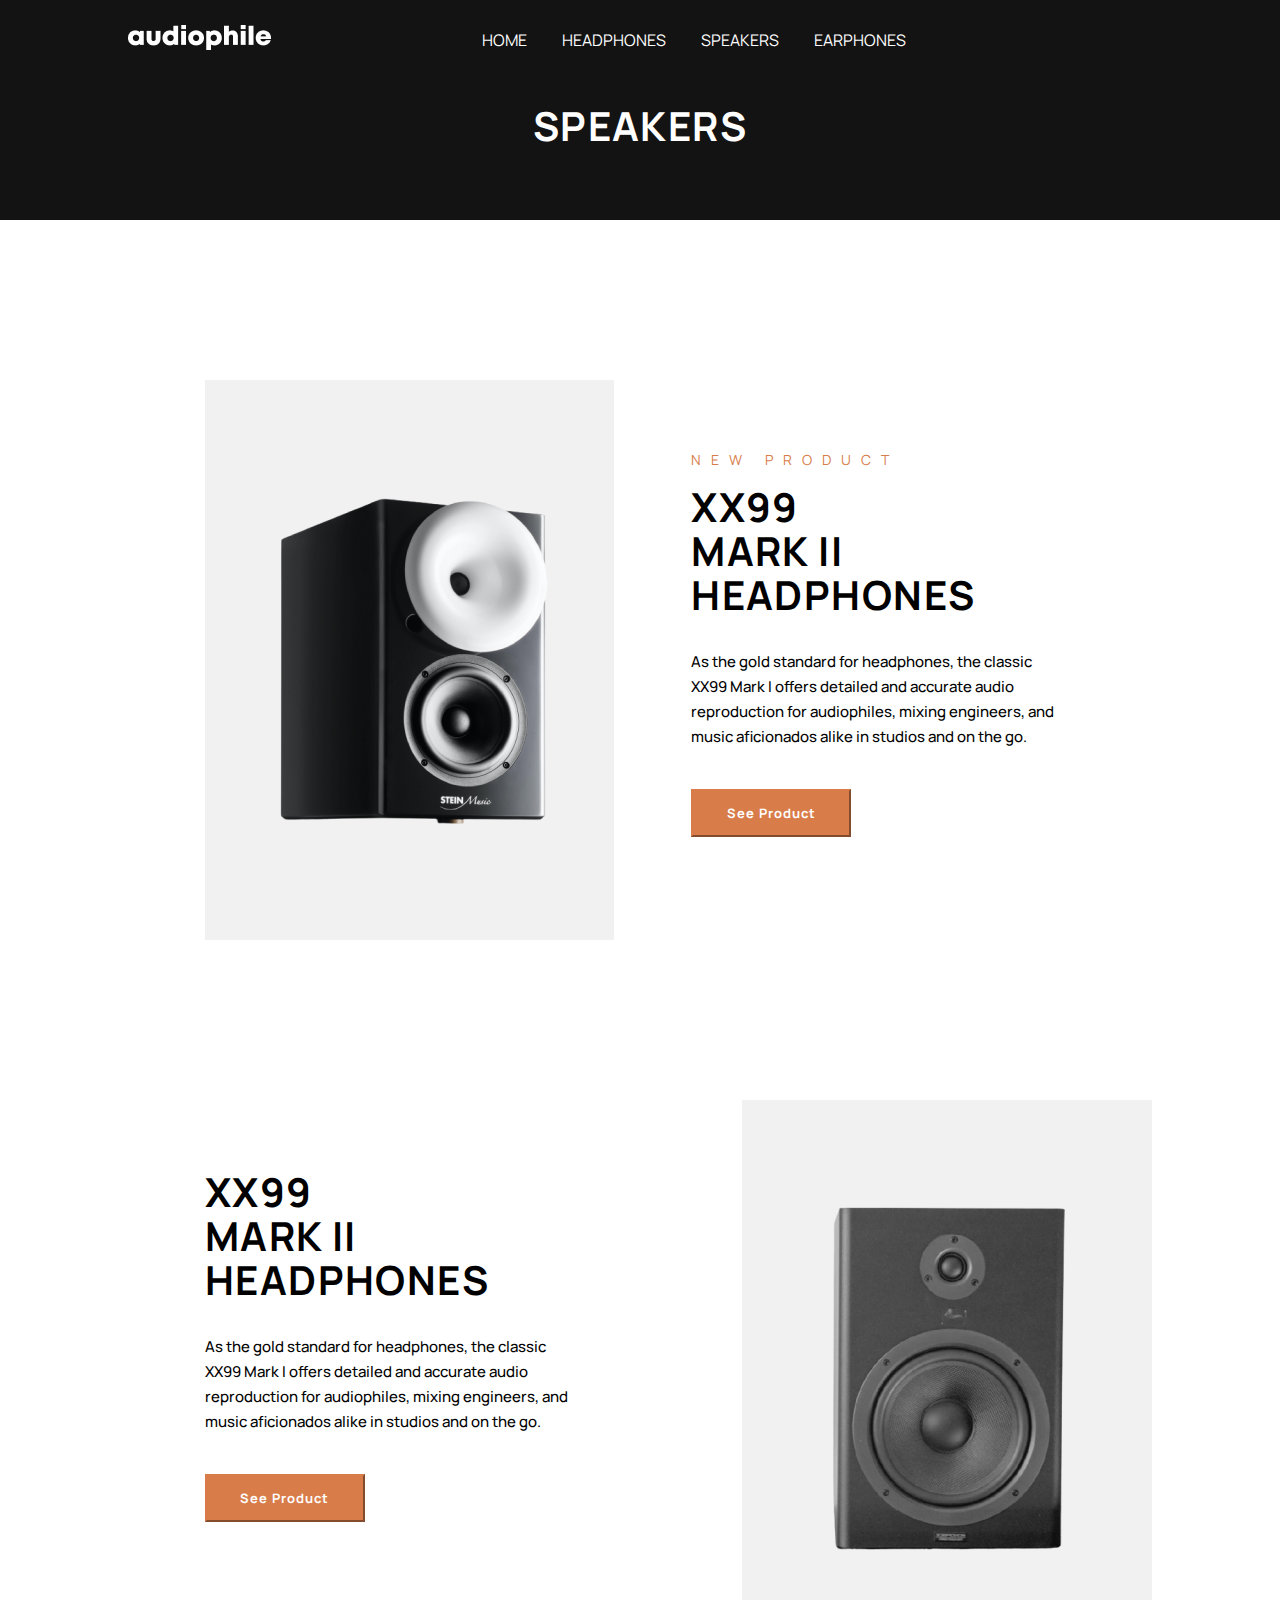
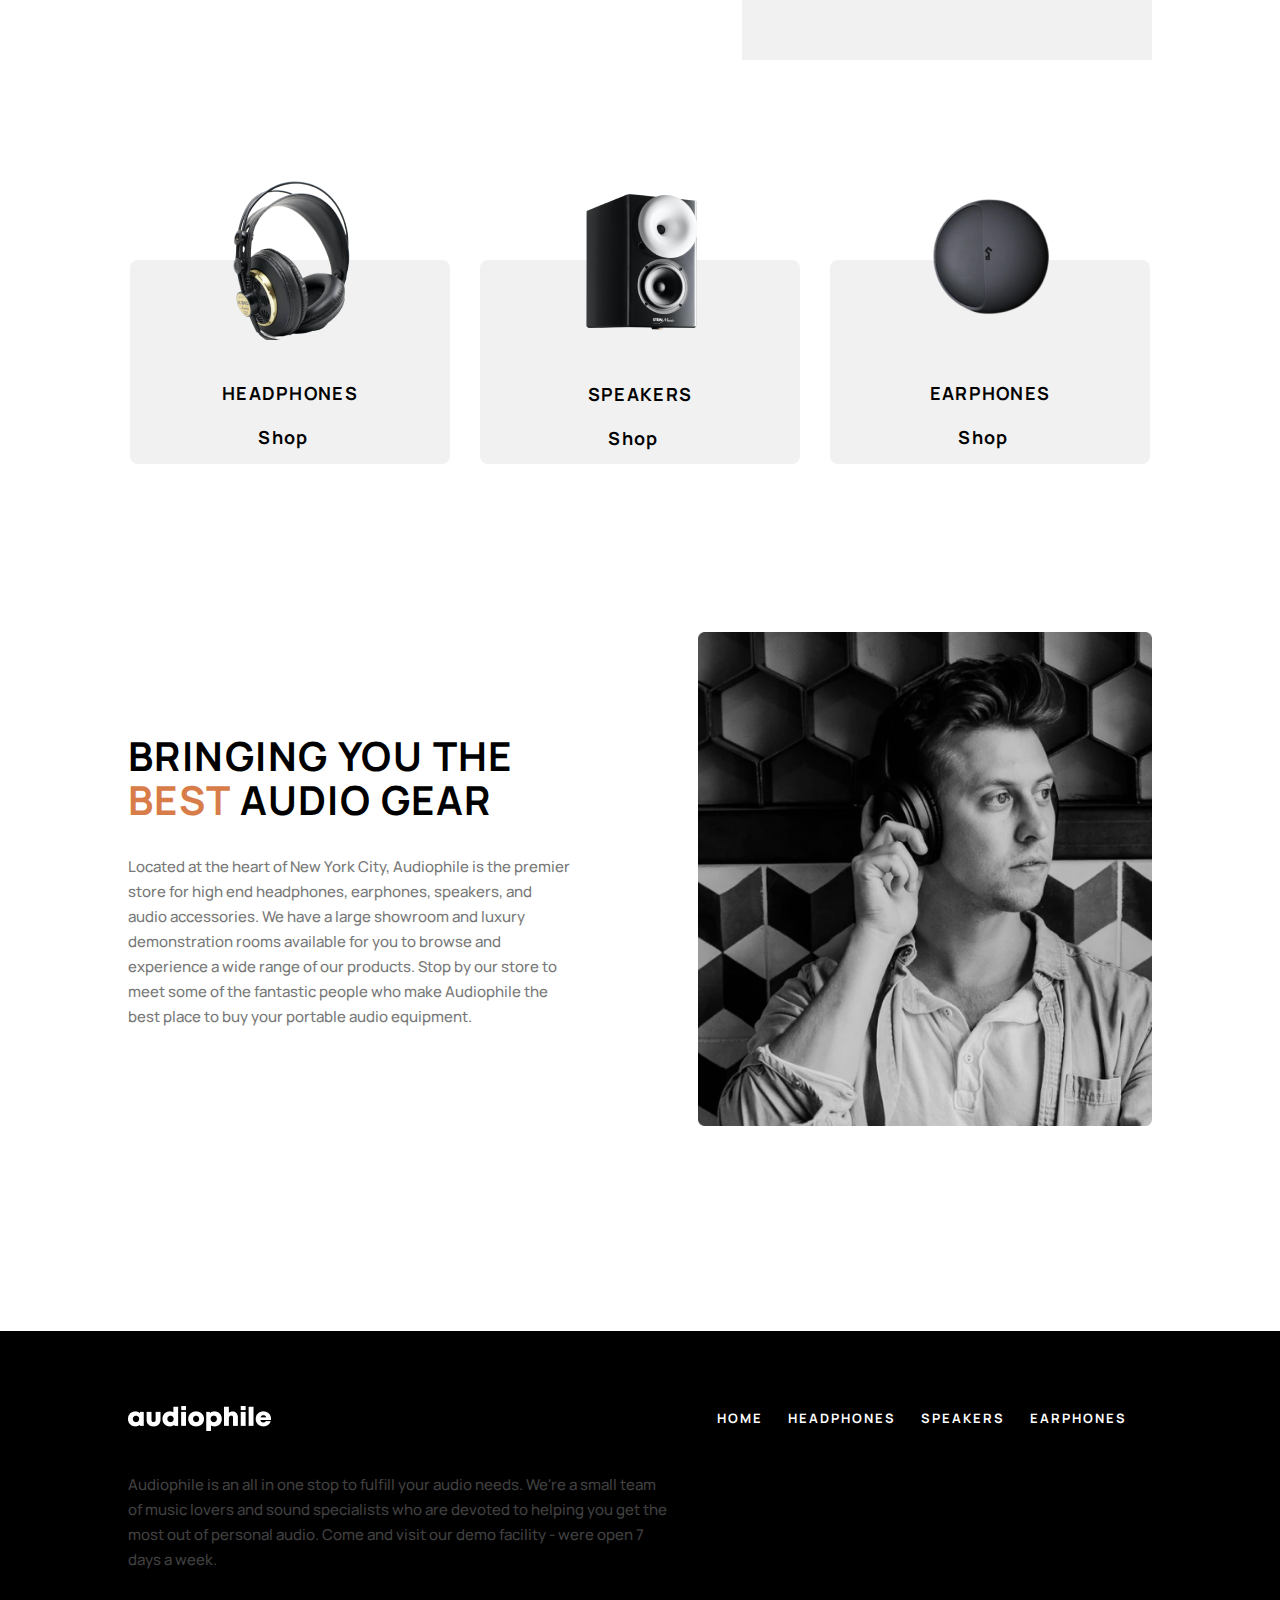
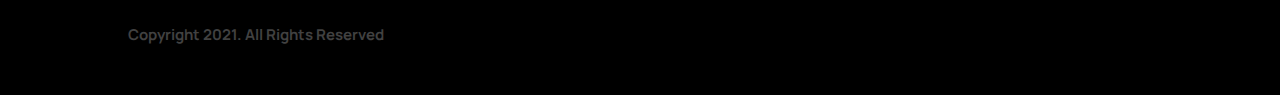
<file: SPEAKERS.html>
<!DOCTYPE html>
<html lang="en">
<head>
    <meta charset="UTF-8">
    <meta http-equiv="X-UA-Compatible" content="IE=edge">
    <meta name="viewport" content="width=device-width, initial-scale=1.0">
    <link rel="stylesheet" href="https://cdnjs.cloudflare.com/ajax/libs/font-awesome/6.1.2/css/all.min.css" integrity="sha512-1sCRPdkRXhBV2PBLUdRb4tMg1w2YPf37qatUFeS7zlBy7jJI8Lf4VHwWfZZfpXtYSLy85pkm9GaYVYMfw5BC1A==" crossorigin="anonymous" referrerpolicy="no-referrer" />
    <link rel="preconnect" href="https://fonts.googleapis.com">
<link rel="preconnect" href="https://fonts.gstatic.com" crossorigin>
<link href="https://fonts.googleapis.com/css2?family=Manrope:wght@200;300;400;500;600;700;800&display=swap" rel="stylesheet">
    <link rel="stylesheet" href="./css/SPEAKERS.css">
    <title>SPEAKERS</title>
</head>
<body>
    <header>
        <div class="container">
            <div class="navbar">
                <input class="checkbox" type="checkbox" name="" id="" >
                <div class="hamburger-lines">
                <span class="line line1"></span>
                <span class="line line2"></span>
                <span class="line line3"></span>
                </div> 
                <a href="" class="logo">
                    <img src="./images/audiophile.png" alt="">
                </a>
                <ul class="navbar-link">
                    <a href="index.html" class="active"><li>HOME</li></a>
                    <a href="./HEADPHONES.html"><li>HEADPHONES</li></a>
                    <a href="SPEAKERS.html"><li>SPEAKERS</li></a>
                    <a href="EARPHONES.html"><li>EARPHONES</li></a>
                </ul>
                <a href="checkout.html" class="cart">
                    <i class="fa-solid fa-cart-shopping"></i>
                </a>

            </div>
            <span class="line"></span>
            <div class="SPEAKERS">
                <h1>SPEAKERS</h1>
            </div>
        </div>
    </header>
    <main>
        <div class="container">
            <div class="top">
                <div class="box">
                    <div class="left">
                        <img src="./images/image-removebg-preview(38) (2).png" alt="">
                    </div>
                    <div class="right">
                        <h3>NEW PRODUCT</h3>
                        <h2>XX99 Mark II
                            Headphones</h2>
                        <p>As the gold standard for headphones, the classic XX99 Mark I offers detailed and accurate audio reproduction for audiophiles, mixing engineers, and music aficionados alike in studios and on the go.</p>
                        <button><a href="SPEAKERS1.html"> See Product</a></button>
                    </div>
                </div>
            </div>
            <div class="center">
                <div class="box">
                    <div class="left">
                        <img src="./images/image-removebg-preview(49).png" alt="">
                    </div>
                    <div class="right">
                        <h2 class="centerh2">XX99 Mark II
                            Headphones</h2>
                        <p>As the gold standard for headphones, the classic XX99 Mark I offers detailed and accurate audio reproduction for audiophiles, mixing engineers, and music aficionados alike in studios and on the go.</p>
                        <button><a href="SPEAKERS2.html"> See Product</a></button>
                    </div>
                </div>
            </div>
        </div>
    </main>

    <section>
        <div class="container">
            <div class="acsesuar">
                <div class="box">
                    <img src="./images/image-removebg-preview(41).png" alt="" class="img1">
                    <p>HEADPHONES</p>
                    <div class="wop">
                        <p>Shop</p>
                        <i class="fa-solid fa-angle-right"></i>
                    </div>
                </div>
                <div class="box">
                    <img src="./images/image-removebg-preview(38).png" alt="" class="img2">
                    <p>SPEAKERS</p>
                    <div class="wop">
                        <p>Shop</p>
                        <i class="fa-solid fa-angle-right"></i>
                    </div>
                </div>
                <div class="box">
                    <img src="./images/image-removebg-preview(42).png" alt="" class="img3">
                    <p>EARPHONES</p>
                    <div class="wop">
                        <p>Shop</p>
                        <i class="fa-solid fa-angle-right"></i>
                    </div>
                </div>
            </div>
            <div class="bestaudio">
                <div class="left">
                    <h2>Bringing you the <span>best</span> audio gear</h2>
                    <p>Located at the heart of New York City, Audiophile is the premier store for high end headphones, earphones, speakers, and audio accessories. We have a large showroom and luxury demonstration rooms available for you to browse and experience a wide range of our products. Stop by our store to meet some of the fantastic people who make Audiophile the best place to buy your portable audio equipment.</p>
                </div>
                <div class="right">
                    <img src="./images/Bitmapaudio.png" alt="" class="bitmapaudioimg">
                    <img src="./images/besttablet.png" alt="" class="besttablet">
                </div>
            </div>
        </div>
    </section>
    <footer>
        <div class="container">
            <div class="menu">
                <a href="">
                    <img src="./images/audiophile.png" alt="">
                </a>
                <ul>
                    <a href="index.html"><li>HOME</li></a>
                    <a href="HEADPHONES.html"><li>HEADPHONES</li></a>
                    <a href="SPEAKERS.html"><li>SPEAKERS</li></a>
                    <a href="EARPHONES.html"><li>EARPHONES</li></a>
                </ul>
            </div>
            <div class="container center">
                <div class="left">
                    <p class="text" id="text">Audiophile is an all in one stop to fulfill your audio needs. We're a small team of music lovers and sound specialists who are devoted to helping you get the most out of personal audio. Come and visit our demo facility - were open 7 days a week.</p>
                </div>
                <div class="right">
                    <i class="fa-brands fa-square-facebook"></i>
                    <i class="fa-brands fa-twitter"></i>
                    <i class="fa-brands fa-instagram"></i>
                </div>
            </div>
            <div class="bot">
                <a href="">Copyright 2021. All Rights Reserved</a>
                <div class="right">
                    <i class="fa-brands fa-square-facebook"></i>
                    <i class="fa-brands fa-twitter"></i>
                    <i class="fa-brands fa-instagram"></i>
                </div>
            </div>
        </div>

    </footer>
</body>
</html>
</file>
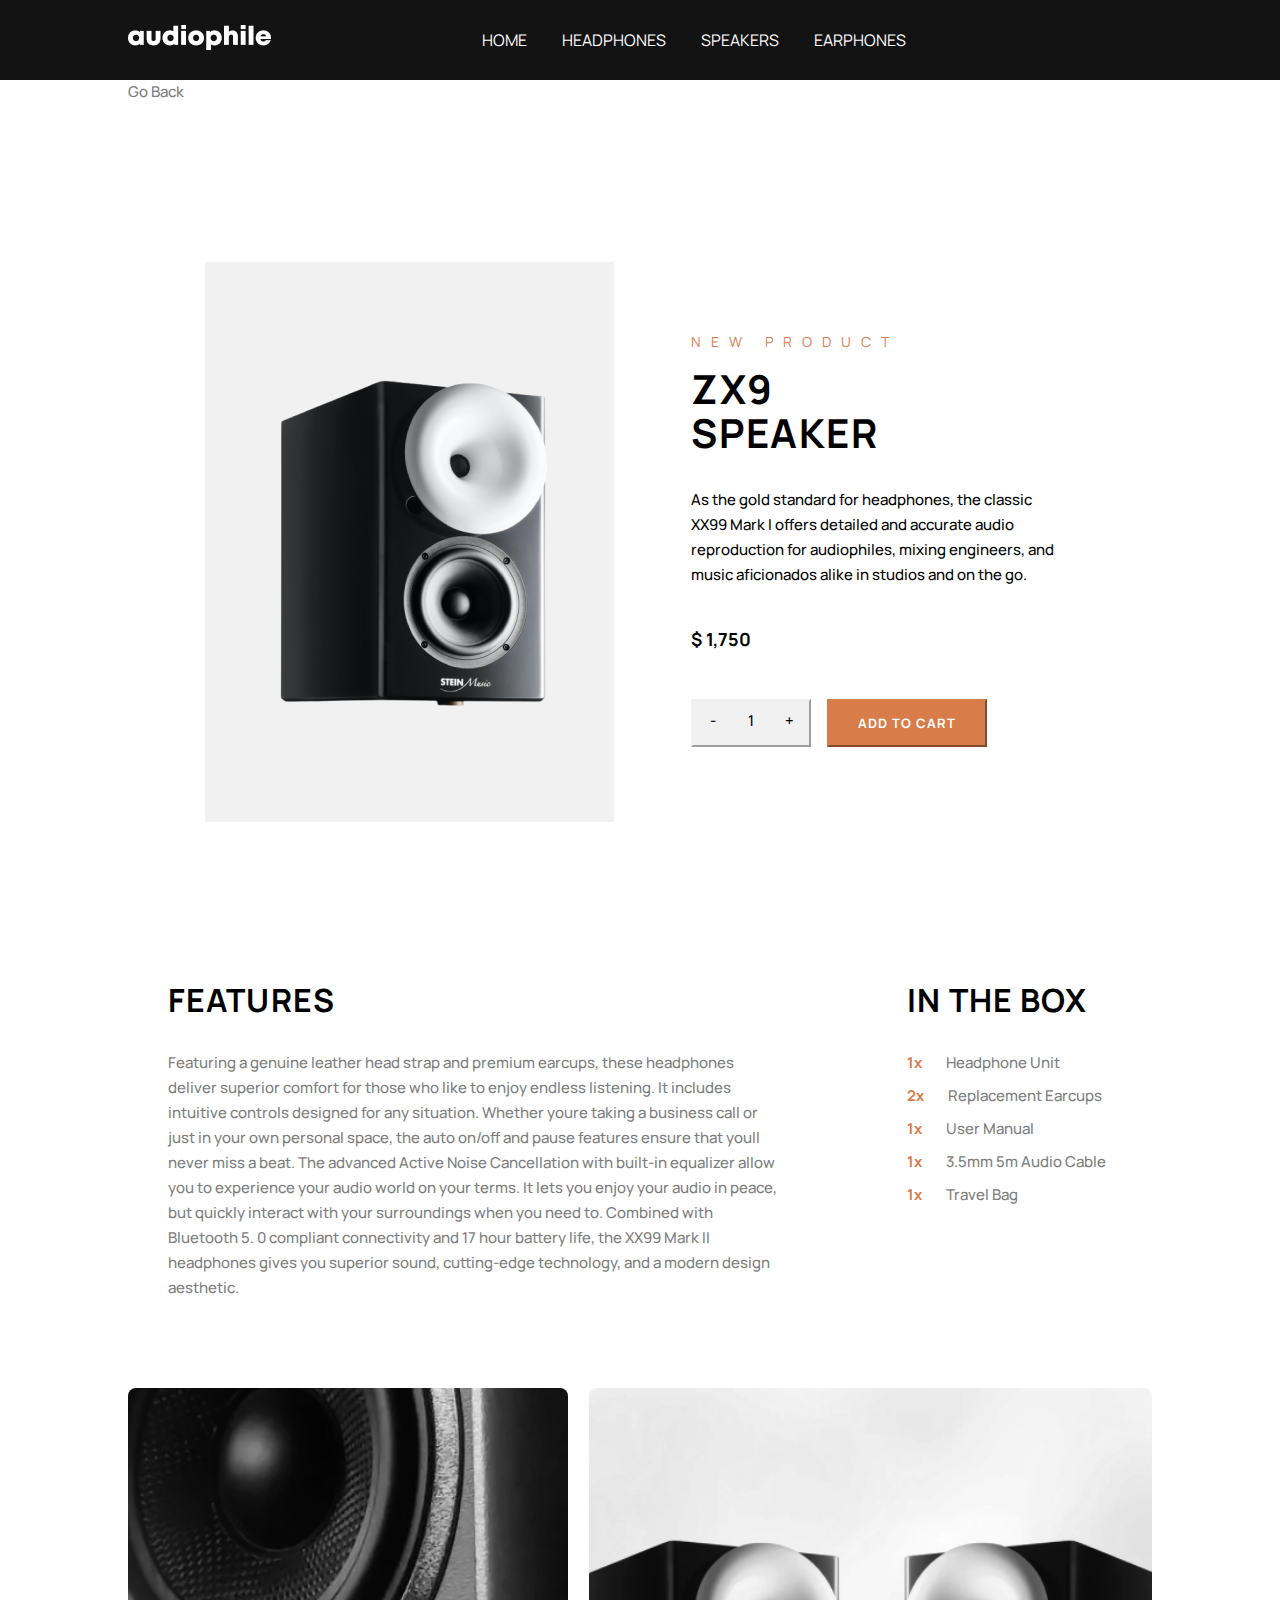
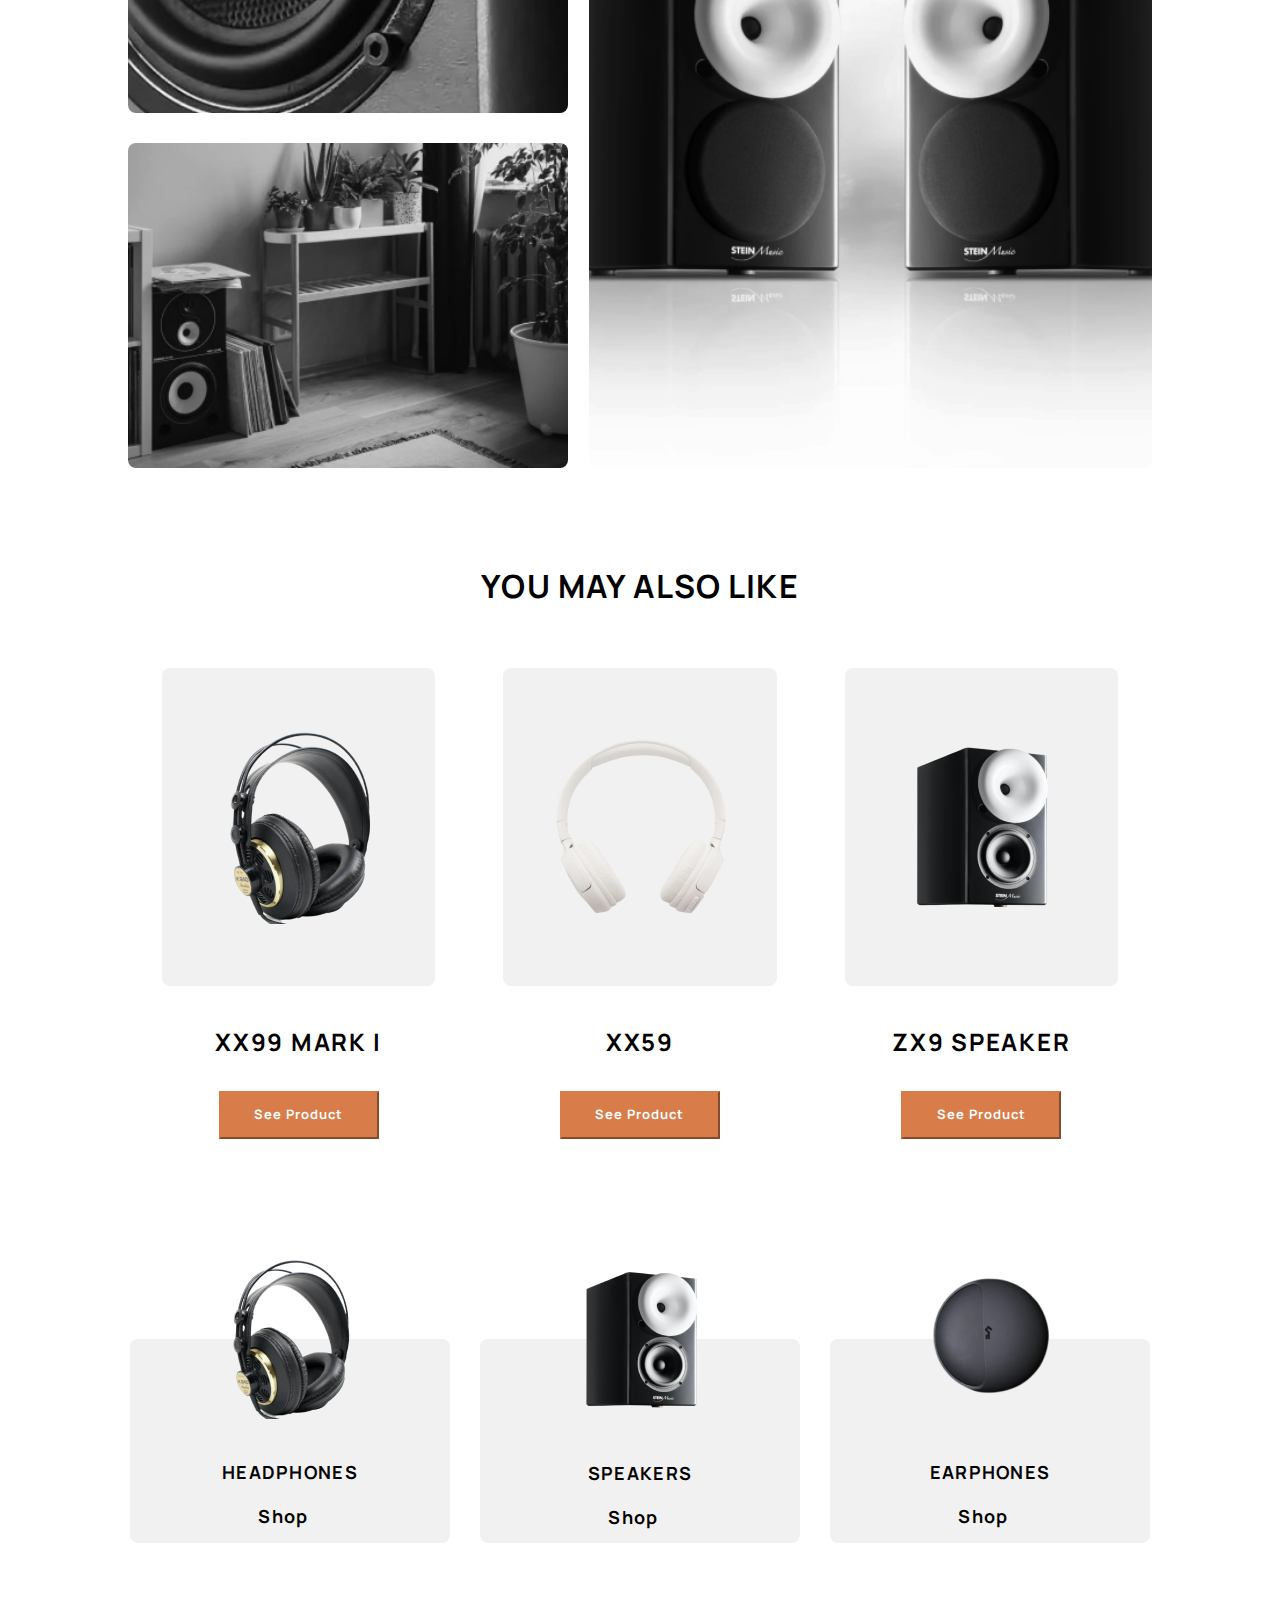
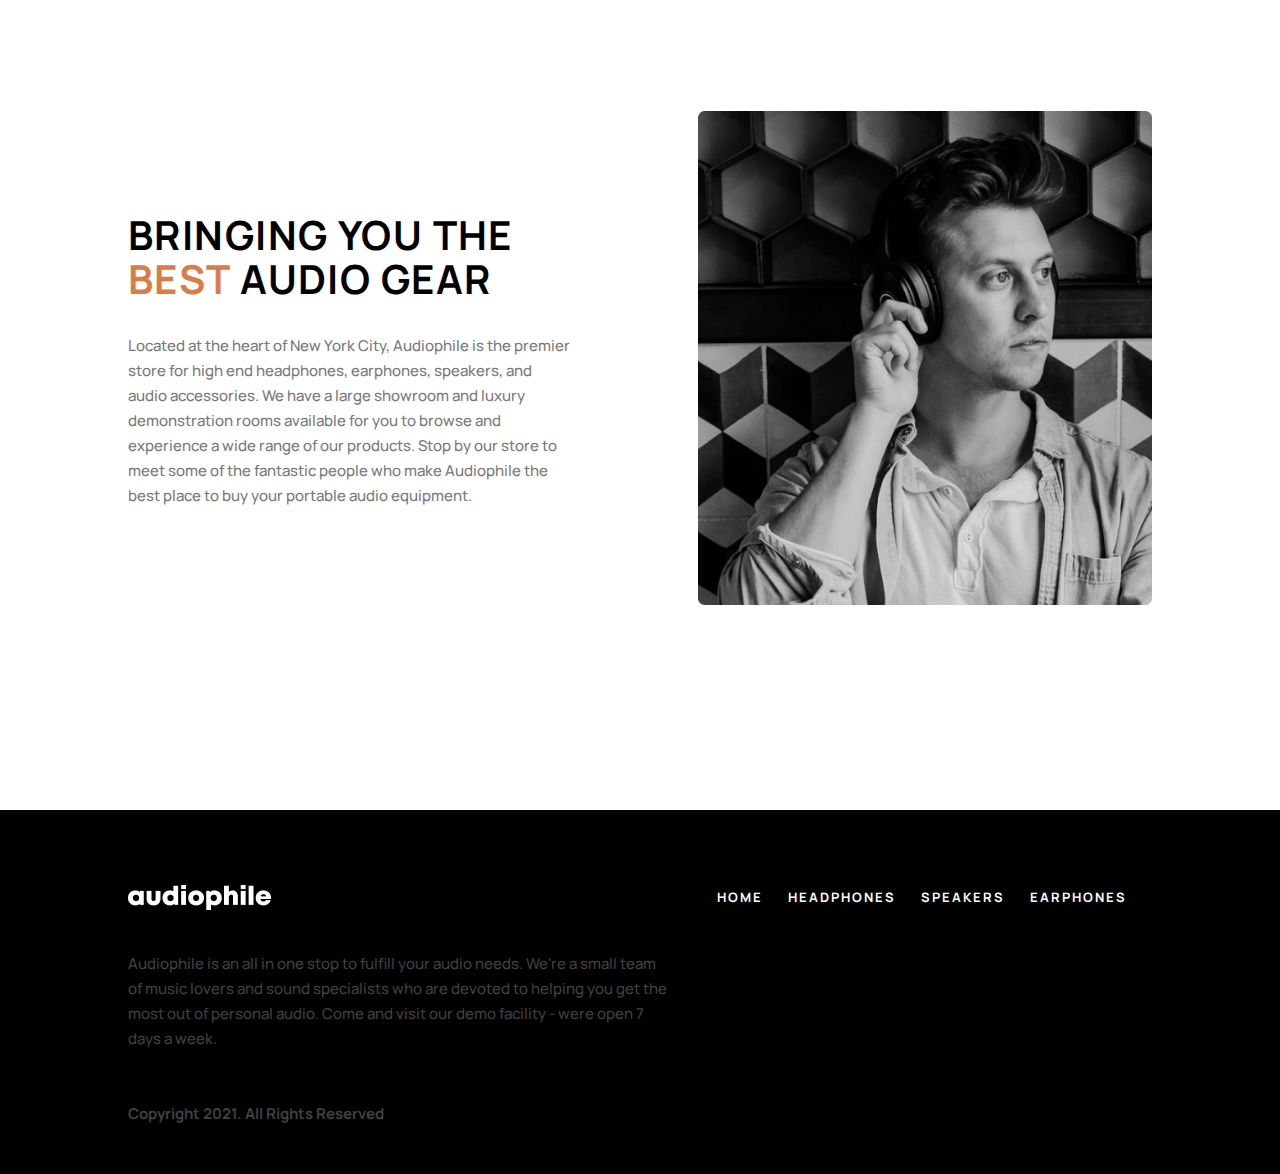
<file: SPEAKERS1.html>
<!DOCTYPE html>
<html lang="en">
<head>
    <meta charset="UTF-8">
    <meta http-equiv="X-UA-Compatible" content="IE=edge">
    <meta name="viewport" content="width=device-width, initial-scale=1.0">
    <link rel="stylesheet" href="https://cdnjs.cloudflare.com/ajax/libs/font-awesome/6.1.2/css/all.min.css" integrity="sha512-1sCRPdkRXhBV2PBLUdRb4tMg1w2YPf37qatUFeS7zlBy7jJI8Lf4VHwWfZZfpXtYSLy85pkm9GaYVYMfw5BC1A==" crossorigin="anonymous" referrerpolicy="no-referrer" />
    <link rel="preconnect" href="https://fonts.googleapis.com">
<link rel="preconnect" href="https://fonts.gstatic.com" crossorigin>
<link href="https://fonts.googleapis.com/css2?family=Manrope:wght@200;300;400;500;600;700;800&display=swap" rel="stylesheet">
    <link rel="stylesheet" href="./css/SPEAKERS1.css">
    <title>SPEAKERS1</title>
</head>
<body>
    <header>
        <div class="container">
            <div class="navbar">
                <input class="checkbox" type="checkbox" name="" id="" >
                <div class="hamburger-lines">
                <span class="line line1"></span>
                <span class="line line2"></span>
                <span class="line line3"></span>
                </div> 
                <a href="" class="logo">
                    <img src="./images/audiophile.png" alt="">
                </a>
                <ul class="navbar-link">
                    <a href="index.html" class="active"><li>HOME</li></a>
                    <a href="./HEADPHONES.html"><li>HEADPHONES</li></a>
                    <a href="SPEAKERS.html"><li>SPEAKERS</li></a>
                    <a href="EARPHONES.html"><li>EARPHONES</li></a>
                </ul>
                <a href="checkout.html" class="cart">
                    <i class="fa-solid fa-cart-shopping"></i>
                </a>

            </div>

        </div>
    </header>
    <main>
        <div class="container">
            <a href="SPEAKERS.html" class="back">Go Back</a>
            <div class="top">
                <div class="box">
                    <div class="left">
                        <img src="./images/image-removebg-preview(38) (glav).png" alt="">
                    </div>
                    <div class="right">
                        <h3>NEW PRODUCT</h3>
                        <h2>ZX9
                            SPEAKER</h2>
                        <p>As the gold standard for headphones, the classic XX99 Mark I offers detailed and accurate audio reproduction for audiophiles, mixing engineers, and music aficionados alike in studios and on the go.</p>
                        <span id="price">$ 1,750</span>
                        <div class="buttons">
                            <button class="numberrr" id="butnum">
                                <p>-</p>
                                <p>1</p>
                                <p>+</p>
                            </button>
                            <button><a href="HEADPHONES1.html">ADD TO CART</a></button>
                        </div>

                    </div>
                </div>
            </div>

            <div class="main-center">
                <div class="left">
                    <h2>FEATURES</h2>
                    <p>Featuring a genuine leather head strap and premium earcups, these headphones deliver superior comfort for those who like to enjoy endless listening. It includes intuitive controls designed for any situation. Whether youre taking a business call or just in your own personal space, the auto on/off and pause features ensure that youll never miss a beat.

                        The advanced Active Noise Cancellation with built-in equalizer allow you to experience your audio world on your terms. It lets you enjoy your audio in peace, but quickly interact with your surroundings when you need to. Combined with Bluetooth 5. 0 compliant connectivity and 17 hour battery life, the XX99 Mark II headphones gives you superior sound, cutting-edge technology, and a modern design aesthetic.</p>
                </div>
                <div class="right">
                    <h2>in the box</h2>
                    <div class="divv">
                        <div class="box">
                            <span>1x</span>
                            <p>Headphone Unit</p>
                        </div>
                        <div class="box">
                            <span>2x</span>
                            <p>Replacement Earcups</p>
                        </div>
                        <div class="box">
                            <span>1x</span>
                            <p>User Manual</p>
                        </div>
                        <div class="box">
                            <span>1x</span>
                            <p>3.5mm 5m Audio Cable</p>
                        </div>
                        <div class="box">
                            <span>1x</span>
                            <p>Travel Bag</p>
                        </div>
                    </div>

                </div>
            </div>


            <div class="main-photos">
                <div class="left">
                    <div class="top">
                        <img src="./images/spek1.png" alt="" class="ear1">
                    </div>
                    <div class="bottom">
                        <img src="./images/spek2.png" alt="" class="ear1">
                    </div>
                </div>
                <div class="right">
                    <img src="./images/spek3.png" alt="" class="ear2">
                </div>
            </div>
            <div class="also">
                <h2>you may also like</h2>
                <div class="boxes">
                    <div class="box">
                        <div class="imag">
                            <img src="./images/image-removebg-preview(kicki.png" alt="">
                        </div>
                        <h3>XX99 MARK I</h3>
                        <button>See Product</button>
                    </div>
                    <div class="box">
                        <div class="imag">
                            <img src="./images/image-removebg-preview(kick).png" alt="">
                        </div>
                        <h3>XX59</h3>
                        <button>See Product</button>
                    </div>
                    <div class="box">
                        <div class="imag">
                            <img src="./images/image-removebg-preview(kic.png" alt="">
                        </div>
                        <h3>ZX9 SPEAKER</h3>
                        <button>See Product</button>
                    </div>
                </div>

            </div>
        </div>
    </main>
    <section>
        <div class="container">
            <div class="acsesuar">
                <div class="box">
                    <img src="./images/image-removebg-preview(41).png" alt="" class="img1">
                    <p>HEADPHONES</p>
                    <div class="wop">
                        <p>Shop</p>
                        <i class="fa-solid fa-angle-right"></i>
                    </div>
                </div>
                <div class="box">
                    <img src="./images/image-removebg-preview(38).png" alt="" class="img2">
                    <p>SPEAKERS</p>
                    <div class="wop">
                        <p>Shop</p>
                        <i class="fa-solid fa-angle-right"></i>
                    </div>
                </div>
                <div class="box">
                    <img src="./images/image-removebg-preview(42).png" alt="" class="img3">
                    <p>EARPHONES</p>
                    <div class="wop">
                        <p>Shop</p>
                        <i class="fa-solid fa-angle-right"></i>
                    </div>
                </div>
            </div>
            <div class="bestaudio">
                <div class="left">
                    <h2>Bringing you the <span>best</span> audio gear</h2>
                    <p>Located at the heart of New York City, Audiophile is the premier store for high end headphones, earphones, speakers, and audio accessories. We have a large showroom and luxury demonstration rooms available for you to browse and experience a wide range of our products. Stop by our store to meet some of the fantastic people who make Audiophile the best place to buy your portable audio equipment.</p>
                </div>
                <div class="right">
                    <img src="./images/Bitmapaudio.png" alt="" class="bitmapaudioimg">
                    <img src="./images/besttablet.png" alt="" class="besttablet">
                </div>
            </div>
        </div>
    </section>

    <footer>
        <div class="container">
            <div class="menu">
                <a href="">
                    <img src="./images/audiophile.png" alt="">
                </a>
                <ul>
                    <a href="index.html"><li>HOME</li></a>
                    <a href="HEADPHONES.html"><li>HEADPHONES</li></a>
                    <a href="SPEAKERS.html"><li>SPEAKERS</li></a>
                    <a href="EARPHONES.html"><li>EARPHONES</li></a>
                </ul>
            </div>
            <div class="container center">
                <div class="left">
                    <p class="text" id="text">Audiophile is an all in one stop to fulfill your audio needs. We're a small team of music lovers and sound specialists who are devoted to helping you get the most out of personal audio. Come and visit our demo facility - were open 7 days a week.</p>
                </div>
                <div class="right">
                    <i class="fa-brands fa-square-facebook"></i>
                    <i class="fa-brands fa-twitter"></i>
                    <i class="fa-brands fa-instagram"></i>
                </div>
            </div>
            <div class="bot">
                <a href="">Copyright 2021. All Rights Reserved</a>
                <div class="right">
                    <i class="fa-brands fa-square-facebook"></i>
                    <i class="fa-brands fa-twitter"></i>
                    <i class="fa-brands fa-instagram"></i>
                </div>
            </div>
        </div>

    </footer>
</body>
</html>
</file>
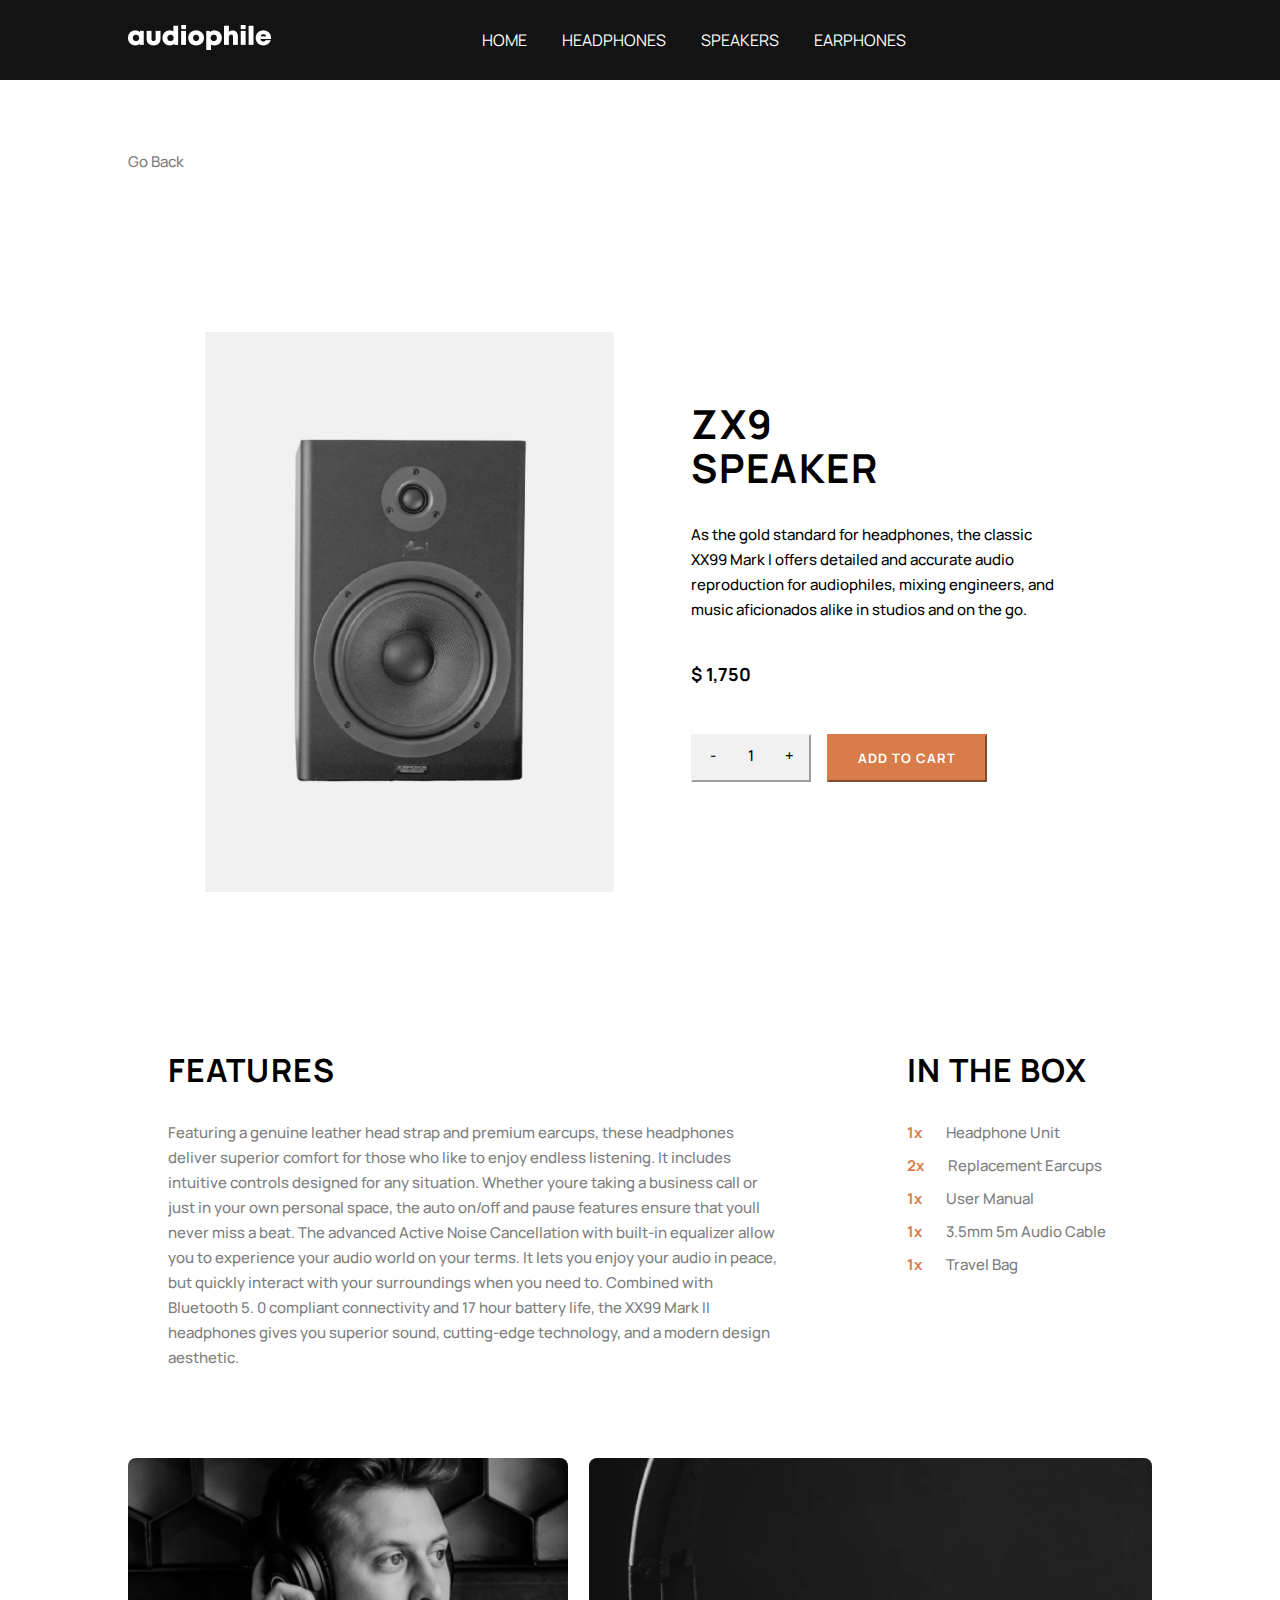
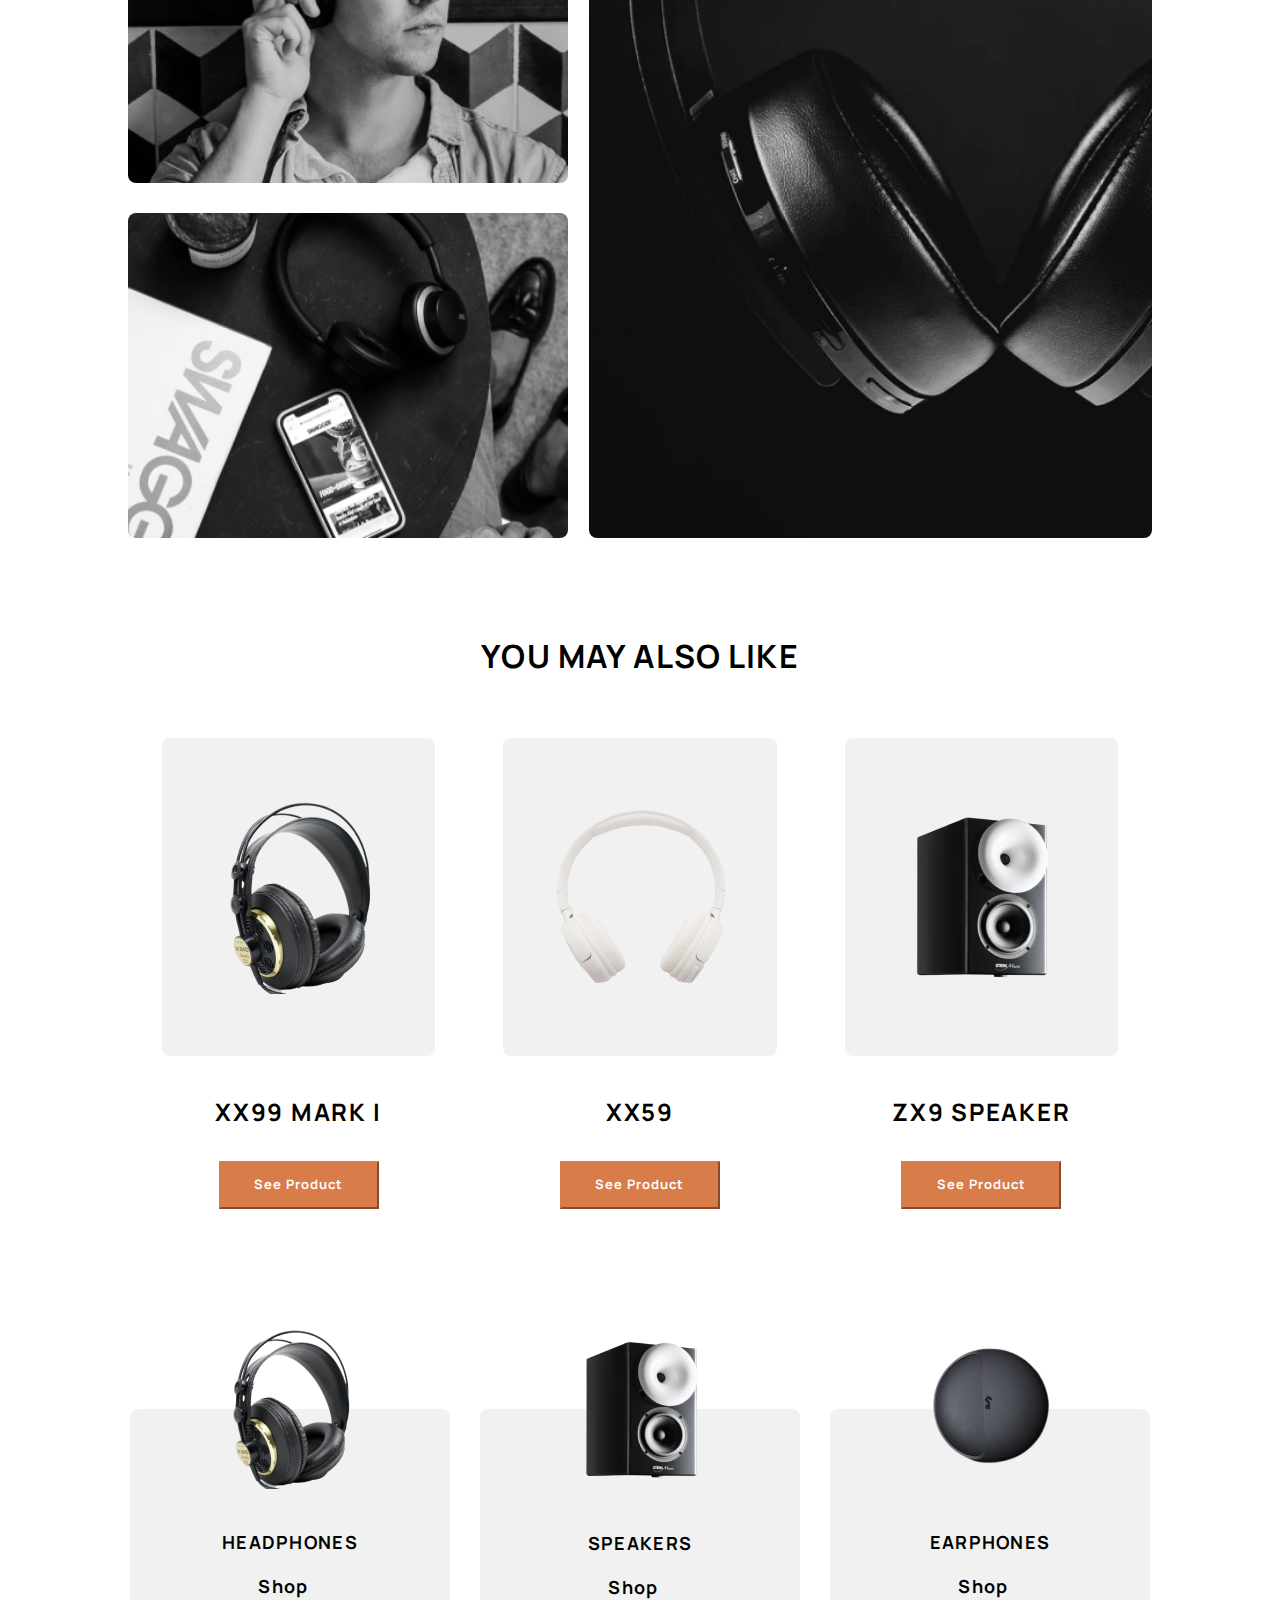
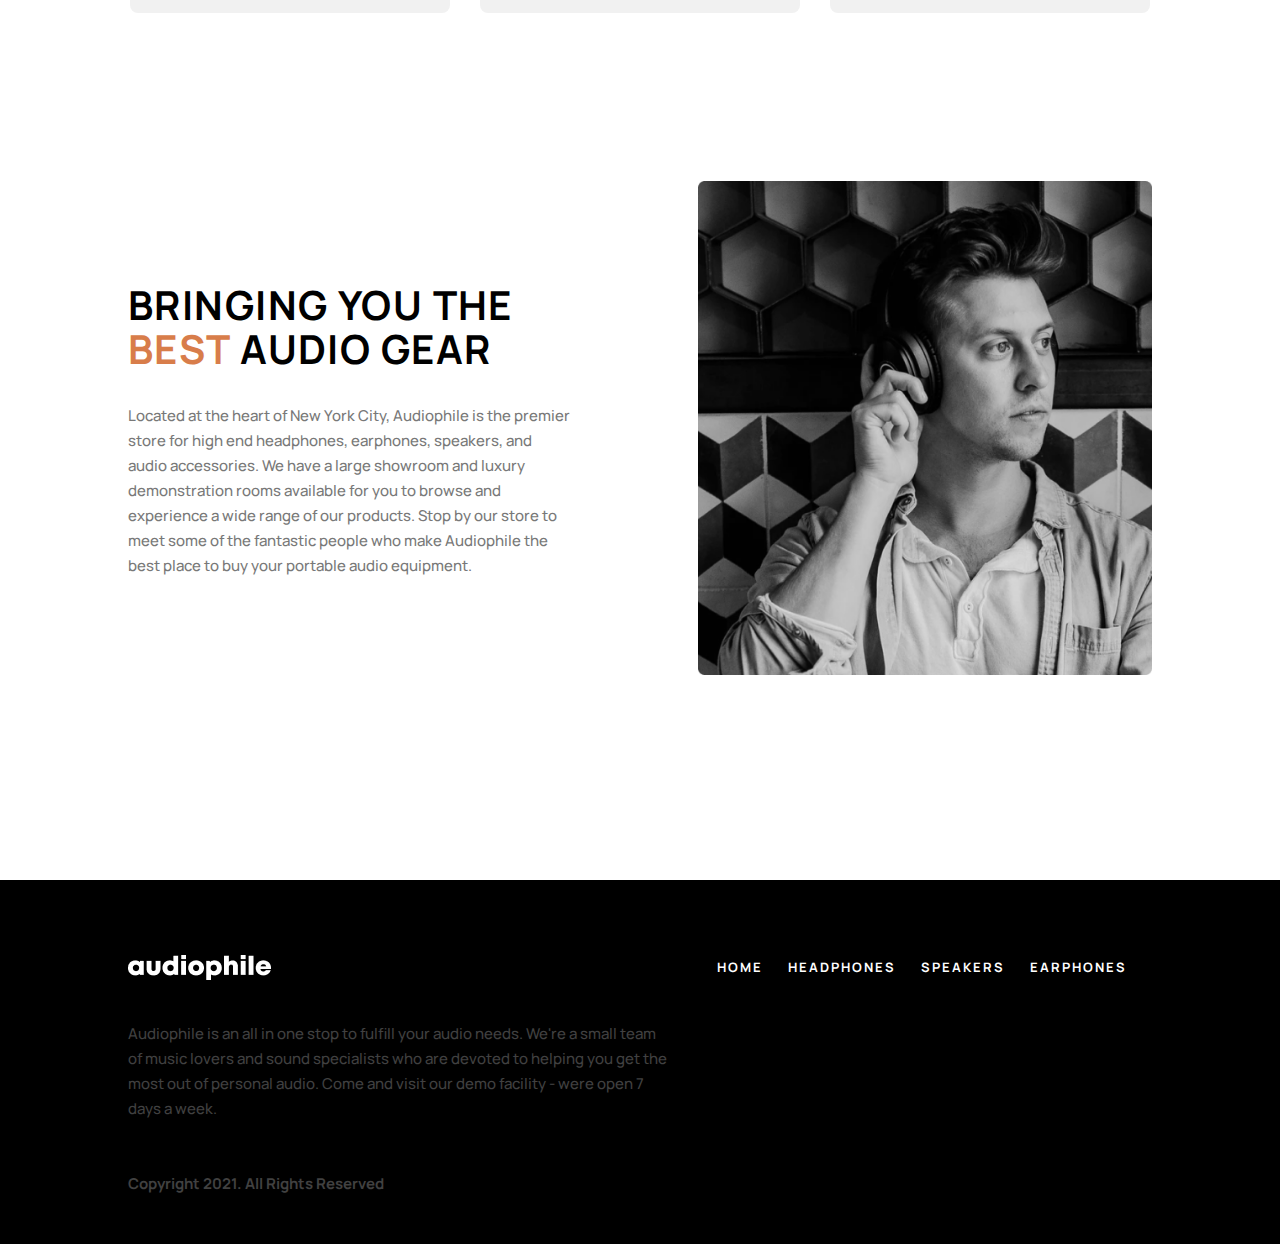
<file: SPEAKERS2.html>
<!DOCTYPE html>
<html lang="en">
<head>
    <meta charset="UTF-8">
    <meta http-equiv="X-UA-Compatible" content="IE=edge">
    <meta name="viewport" content="width=device-width, initial-scale=1.0">
    <link rel="stylesheet" href="https://cdnjs.cloudflare.com/ajax/libs/font-awesome/6.1.2/css/all.min.css" integrity="sha512-1sCRPdkRXhBV2PBLUdRb4tMg1w2YPf37qatUFeS7zlBy7jJI8Lf4VHwWfZZfpXtYSLy85pkm9GaYVYMfw5BC1A==" crossorigin="anonymous" referrerpolicy="no-referrer" />
    <link rel="preconnect" href="https://fonts.googleapis.com">
<link rel="preconnect" href="https://fonts.gstatic.com" crossorigin>
<link href="https://fonts.googleapis.com/css2?family=Manrope:wght@200;300;400;500;600;700;800&display=swap" rel="stylesheet">
    <link rel="stylesheet" href="./css/SPEAKERS2.css">
    <title>SPEAKERS2</title>
</head>
<body>
    <header>
        <div class="container">
            <div class="navbar">
                <input class="checkbox" type="checkbox" name="" id="" >
                <div class="hamburger-lines">
                <span class="line line1"></span>
                <span class="line line2"></span>
                <span class="line line3"></span>
                </div> 
                <a href="" class="logo">
                    <img src="./images/audiophile.png" alt="">
                </a>
                <ul class="navbar-link">
                    <a href="index.html" class="active"><li>HOME</li></a>
                    <a href="./HEADPHONES.html"><li>HEADPHONES</li></a>
                    <a href="SPEAKERS.html"><li>SPEAKERS</li></a>
                    <a href="EARPHONES.html"><li>EARPHONES</li></a>
                </ul>
                <a href="checkout.html" class="cart">
                    <i class="fa-solid fa-cart-shopping"></i>
                </a>

            </div>

        </div>
    </header>
    <main>
        <div class="container">
            <a href="SPEAKERS.html" class="back">Go Back</a>
            <div class="top">
                <div class="box">
                    <div class="left">
                        <img src="./images/image-removebg-preview(49)glav.png" alt="">
                    </div>
                    <div class="right">
                        <h3></h3>
                        <h2>ZX9
                            SPEAKER</h2>
                        <p>As the gold standard for headphones, the classic XX99 Mark I offers detailed and accurate audio reproduction for audiophiles, mixing engineers, and music aficionados alike in studios and on the go.</p>
                        <span id="price">$ 1,750</span>
                        <div class="buttons">
                            <button class="numberrr" id="butnum">
                                <p>-</p>
                                <p>1</p>
                                <p>+</p>
                            </button>
                            <button><a href="HEADPHONES1.html">ADD TO CART</a></button>
                        </div>

                    </div>
                </div>
            </div>

            <div class="main-center">
                <div class="left">
                    <h2>FEATURES</h2>
                    <p>Featuring a genuine leather head strap and premium earcups, these headphones deliver superior comfort for those who like to enjoy endless listening. It includes intuitive controls designed for any situation. Whether youre taking a business call or just in your own personal space, the auto on/off and pause features ensure that youll never miss a beat.

                        The advanced Active Noise Cancellation with built-in equalizer allow you to experience your audio world on your terms. It lets you enjoy your audio in peace, but quickly interact with your surroundings when you need to. Combined with Bluetooth 5. 0 compliant connectivity and 17 hour battery life, the XX99 Mark II headphones gives you superior sound, cutting-edge technology, and a modern design aesthetic.</p>
                </div>
                <div class="right">
                    <h2>in the box</h2>
                    <div class="divv">
                        <div class="box">
                            <span>1x</span>
                            <p>Headphone Unit</p>
                        </div>
                        <div class="box">
                            <span>2x</span>
                            <p>Replacement Earcups</p>
                        </div>
                        <div class="box">
                            <span>1x</span>
                            <p>User Manual</p>
                        </div>
                        <div class="box">
                            <span>1x</span>
                            <p>3.5mm 5m Audio Cable</p>
                        </div>
                        <div class="box">
                            <span>1x</span>
                            <p>Travel Bag</p>
                        </div>
                    </div>

                </div>
            </div>


            <div class="main-photos">
                <div class="left">
                    <div class="top">
                        <img src="./images/Bitmap4.png" alt="" class="ear1">
                    </div>
                    <div class="bottom">
                        <img src="./images/Bitmap (1).png" alt="" class="ear1">
                    </div>
                </div>
                <div class="right">
                    <img src="./images/Bitmap (2).png" alt="" class="ear2">
                </div>
            </div>
            <div class="also">
                <h2>you may also like</h2>
                <div class="boxes">
                    <div class="box">
                        <div class="imag">
                            <img src="./images/image-removebg-preview(kicki.png" alt="">
                        </div>
                        <h3>XX99 MARK I</h3>
                        <button>See Product</button>
                    </div>
                    <div class="box">
                        <div class="imag">
                            <img src="./images/image-removebg-preview(kick).png" alt="">
                        </div>
                        <h3>XX59</h3>
                        <button>See Product</button>
                    </div>
                    <div class="box">
                        <div class="imag">
                            <img src="./images/image-removebg-preview(kic.png" alt="">
                        </div>
                        <h3>ZX9 SPEAKER</h3>
                        <button>See Product</button>
                    </div>
                </div>

            </div>
        </div>
    </main>
    <section>
        <div class="container">
            <div class="acsesuar">
                <div class="box">
                    <img src="./images/image-removebg-preview(41).png" alt="" class="img1">
                    <p>HEADPHONES</p>
                    <div class="wop">
                        <p>Shop</p>
                        <i class="fa-solid fa-angle-right"></i>
                    </div>
                </div>
                <div class="box">
                    <img src="./images/image-removebg-preview(38).png" alt="" class="img2">
                    <p>SPEAKERS</p>
                    <div class="wop">
                        <p>Shop</p>
                        <i class="fa-solid fa-angle-right"></i>
                    </div>
                </div>
                <div class="box">
                    <img src="./images/image-removebg-preview(42).png" alt="" class="img3">
                    <p>EARPHONES</p>
                    <div class="wop">
                        <p>Shop</p>
                        <i class="fa-solid fa-angle-right"></i>
                    </div>
                </div>
            </div>
            <div class="bestaudio">
                <div class="left">
                    <h2>Bringing you the <span>best</span> audio gear</h2>
                    <p>Located at the heart of New York City, Audiophile is the premier store for high end headphones, earphones, speakers, and audio accessories. We have a large showroom and luxury demonstration rooms available for you to browse and experience a wide range of our products. Stop by our store to meet some of the fantastic people who make Audiophile the best place to buy your portable audio equipment.</p>
                </div>
                <div class="right">
                    <img src="./images/Bitmapaudio.png" alt="" class="bitmapaudioimg">
                    <img src="./images/besttablet.png" alt="" class="besttablet">
                </div>
            </div>
        </div>
    </section>

    <footer>
        <div class="container">
            <div class="menu">
                <a href="">
                    <img src="./images/audiophile.png" alt="">
                </a>
                <ul>
                    <a href="index.html"><li>HOME</li></a>
                    <a href="HEADPHONES.html"><li>HEADPHONES</li></a>
                    <a href="SPEAKERS.html"><li>SPEAKERS</li></a>
                    <a href="EARPHONES.html"><li>EARPHONES</li></a>
                </ul>
            </div>
            <div class="container center">
                <div class="left">
                    <p class="text" id="text">Audiophile is an all in one stop to fulfill your audio needs. We're a small team of music lovers and sound specialists who are devoted to helping you get the most out of personal audio. Come and visit our demo facility - were open 7 days a week.</p>
                </div>
                <div class="right">
                    <i class="fa-brands fa-square-facebook"></i>
                    <i class="fa-brands fa-twitter"></i>
                    <i class="fa-brands fa-instagram"></i>
                </div>
            </div>
            <div class="bot">
                <a href="">Copyright 2021. All Rights Reserved</a>
                <div class="right">
                    <i class="fa-brands fa-square-facebook"></i>
                    <i class="fa-brands fa-twitter"></i>
                    <i class="fa-brands fa-instagram"></i>
                </div>
            </div>
        </div>

    </footer>
</body>
</html>
</file>
<file: css/style.css>
/*
* Prefixed by https://autoprefixer.github.io
* PostCSS: v8.4.14,
* Autoprefixer: v10.4.7
* Browsers: last 4 version
*/

*{
    margin: 0;
    padding: 0;
    -webkit-box-sizing: border-box;
            box-sizing: border-box;
    text-decoration: none;
    list-style: none;
    font-family: 'Manrope', sans-serif;
}
header{
width: 100%;
background-color: #131313;
}
.container{
    max-width: 1440px;
    width: 80%;
    margin: 0 auto;
}
.navbar{
display: -webkit-box;
display: -ms-flexbox;
display: flex;
width: 100%;
padding: 0 10%;
-webkit-box-align: center;
    -ms-flex-align: center;
        align-items: center;
height: 80px;
margin: 0 auto;
-webkit-box-pack: justify;
    -ms-flex-pack: justify;
        justify-content: space-between;
color: #FFFFFF;
z-index: 100;
background-color: #131313;
position: fixed;
top: 0;
left: 0;
right: 0;

}
.checkbox{
    display: none;
}
.hamburger{
    display: none;
}
.hamburger-lines{
    display: none;
}
.burger{
    display: none;
}
.navbar-link{
    display: -webkit-box;
    display: -ms-flexbox;
    display: flex;
    padding: 35px 0px;
}
.navbar-link a{
    margin-right: 35px;
    color: #FFFFFF;
    -webkit-transition: 0.5s;
    -o-transition: 0.5s;
    transition: 0.5s;
}
.navbar-link a:hover{
    color: #D87D4A;
}
.navbar i{
    color: white;
    cursor: pointer;
    font-size: 25px;
    -webkit-transition: 0.5s;
    -o-transition: 0.5s;
    transition: 0.5s;
}
.navbar i:hover{
    color: #D87D4A;
}
.line{
    display: -webkit-box;
    display: -ms-flexbox;
    display: flex;
    width: 100%;
    border: 1px solid #414141;
}

.bitmap{

    display: -webkit-box;

    display: -ms-flexbox;

    display: flex;
    padding-bottom: 50px;
    padding-top: 80px;
}

.bitmap .left{
    padding-top: 150px;
    width: 50%;
}
.bitmap{
    background-image: url(../images/Bitmap.png);
    background-repeat: no-repeat;

    background-position-x: 100%;
    background-position-y: 80%;
    display: -webkit-box;
    display: -ms-flexbox;
    display: flex;
    -webkit-box-pack: start;
        -ms-flex-pack: start;
            justify-content: flex-start;
    padding-bottom: 200px;
}


.bitmap h2{
    font-weight: 400;
    font-size: 14px;
    line-height: 19px;
    letter-spacing: 10px;
    color: #898989;

}
.bitmap h1{
    font-weight: 700;
    font-size: 56px;
    line-height: 58px;
    letter-spacing: 2px;
    color: #FFFFFF;
    width: 100%;
    margin-top: 24px;
    margin-bottom: 24px;

}
.bitmap p{
    font-weight: 500;
    font-size: 15px;
    line-height: 25px;
    color: #C4C4C4;
    width: 70%;
    margin-bottom: 40px;
}
.bitmap button{
    width: 160px;
    height: 48px;
    background-color: #D87D4A;
    color: #FFFFFF;
    font-weight: 700;
    font-size: 13px;
    line-height: 18px;
    letter-spacing: 1px;
    cursor: pointer;
    -webkit-transition: 0.5s;
    -o-transition: 0.5s;
    transition: 0.5s;
}
.bitmap button:hover{
    background-color: #FBAF85;
    color: white;

}

.acsesuar{
    margin-top: 200px;
    display: -webkit-box;
    display: -ms-flexbox;
    display: flex;
    -webkit-box-pack: center;
        -ms-flex-pack: center;
            justify-content: center;
    margin-bottom: 168px;
}
.acsesuar .box{
    width: 320px;
    height: 204px;
    background-color: #F1F1F1;
    border-radius: 8px;
    margin-right: 30px;
    text-align: center;
}
.acsesuar .box:last-child{
    margin-right: 0px;
}
.acsesuar .box p{
    font-weight: 700;
    font-size: 18px;
    line-height: 24px;
    letter-spacing: 1.29px;
    color: #000000;
}
.acsesuar .box .img1{
    margin-top: -80px;
    margin-bottom: 36px;
}
.acsesuar .box .img2{
    margin-top: -72.5px;
    margin-bottom: 42.5px;
}
.acsesuar .box .img3{
    margin-top: -65px;
    margin-bottom: 55px;
}
.wop{
    display: -webkit-box;
    display: -ms-flexbox;
    display: flex;
    -webkit-box-pack: center;
        -ms-flex-pack: center;
            justify-content: center;
    -webkit-box-align: center;
        -ms-flex-align: center;
            align-items: center;
    margin-top: 20px;

}
.wop p{
    margin-right: 13px;
    font-weight: 700;
    font-size: 13px;
    line-height: 18px;
    letter-spacing: 1px;
    color: #787878;
}
.wop i{
    color: #D87D4A;
    cursor: pointer;
}

.zx9{
    width: 100%;
    height: 50%;
    border-radius: 8px;
    background-color: #D87D4A;
    display: -webkit-box;
    display: -ms-flexbox;
    display: flex;
    margin-bottom: 49px;
}
.zx9 .left img{
    width: 70%;
    height: 85%;
    margin-top: 67px;
    margin-left: 100px;
    margin-right: 120px;
}
.zx9 .right h2{
    font-weight: 700;
    font-size: 56px;
    line-height: 58px;
    letter-spacing: 2px;
    color: #FFFFFF;
    width: 261px;
    margin-top: 133px;
    margin-bottom: 24px;
}
.zx9 .right p{
    font-weight: 500;
    font-size: 15px;
    line-height: 25px;
    color: #F5DFD2;
    width: 349px;
    margin-bottom: 40px;
}
.zx9 .right button{
    width: 160px;
    height: 48px;
    background-color: #000000;
    color: #FFFFFF;
    font-weight: 700;
    font-size: 13px;
    line-height: 17px;
    letter-spacing: 1px;
    cursor: pointer;
    -webkit-transition: 0.5s;
    -o-transition: 0.5s;
    transition: 0.5s;
}
.zx9 .right button:hover{
    background-color: #4C4C4C;
    color: white;
    border-color: #D87D4A;
}

/* ----------------------------------------- */


.zx7{
    width: 100%;
    height: 35%;
    border-radius: 8px;
    background-image: url(../images/Bitmap\ zx7.png);
    padding-left: 85px;
    padding-top: 100px;
    padding-bottom: 100px;
    margin-bottom: 48px;
}
.zx7 h2{
    font-weight: 700;
    font-size: 28px;
    line-height: 38px;
    letter-spacing: 2px;
    color: #000000;
    margin-bottom: 32px;
}
.zx7 button{
    width: 160px;
    height: 48px;
    background-color: inherit;
    border: 1px solid black;
    font-weight: 700;
    font-size: 13px;
    line-height: 17px;
    letter-spacing: 1px;
    cursor: pointer;
    -webkit-transition: 0.5s;
    -o-transition: 0.5s;
    transition: 0.5s;
}
.zx7 button:hover{
    background-color: #000000;
    color: #FFFFFF;
    border-color: #FFFFFF;
}




/* ---------------------------------------- */




.yx1{
    display: -webkit-box;
    display: -ms-flexbox;
    display: flex;
    margin-bottom: 200px;
}
.yx1 .left{
    width: 50%;
    height: 35%;
    border-radius: 8px;
    margin-right: 20px;
}
.yx1 .right{
    width: 50%;
    height: 35%;
    border-radius: 8px;
    background-color: #F1F1F1;
    padding-top: 101px;
    padding-left: 95px;
    padding-bottom: 100px;
}
.yx1 h2{
    font-weight: 700;
    font-size: 28px;
    line-height: 38px;
    letter-spacing: 2px;
    color: #000000;
    margin-bottom: 32px;
}
.yx1 button{
    width: 160px;
    height: 48px;
    background-color: inherit;
    border: 1px solid black;
    font-weight: 700;
    font-size: 13px;
    line-height: 17px;
    letter-spacing: 1px;
    cursor: pointer;
    -webkit-transition: 0.5s;
    -o-transition: 0.5s;
    transition: 0.5s;
}
.yx1 button:hover{
    background-color: #000000;
    color: #FFFFFF;
    border-color: #FFFFFF;
}


/* ------------------------------------------------- */


.bestaudio{
    display: -webkit-box;
    display: -ms-flexbox;
    display: flex;
    -webkit-box-align: center;
        -ms-flex-align: center;
            align-items: center;
    -webkit-box-pack: center;
        -ms-flex-pack: center;
            justify-content: center;
    margin-bottom: 200px;
}
.bestaudio h2{
    font-weight: 700;
    font-size: 40px;
    line-height: 44px;
    letter-spacing: 1.43px;
    text-transform: uppercase;
    width: 445px;
    margin-bottom: 32px;
}
.bestaudio h2 span{
    color: #D87D4A;
}
.bestaudio p{
    width: 445px;
    font-weight: 500;
    font-size: 15px;
    line-height: 25px;
    color: #787878;
}
.bestaudio .left{
    margin-right: 125px;
}
.besttablet{
    display: none;
}
.bestaudio .bitmapaudioimg{
    width: 100%;
    height: 100%;
}

/* --------------------------------------------- */


footer{
    background-color: #000000;
}
footer .menu{
    display: -webkit-box;
    display: -ms-flexbox;
    display: flex;
    -webkit-box-pack: justify;
        -ms-flex-pack: justify;
            justify-content: space-between;
    padding-top: 75px;
    margin-bottom: 36px;
}
footer .menu ul{
    display: -webkit-box;
    display: -ms-flexbox;
    display: flex;
}
footer .menu ul a{
    margin-right: 25px;
    color: #FFFFFF;
    -webkit-transition: 0.5s;
    -o-transition: 0.5s;
    transition: 0.5s;
}
footer .menu ul a:hover{
    color: #D87D4A;
}
footer .menu ul a li{

    font-weight: 700;
    font-size: 13px;
    line-height: 25px;
    letter-spacing: 2px;

}
footer .center{
    display: -webkit-box;
    display: -ms-flexbox;
    display: flex;
    -webkit-box-pack: justify;
        -ms-flex-pack: justify;
            justify-content: space-between;
    margin-bottom: 50px;
}
footer .center p{
    width: 540px;
    font-weight: 500;
    font-size: 15px;
    line-height: 25px;
    color: #414141;
}
footer .center i{
    color: #FFFFFF;
    margin-right: 16px;
    font-size: 25px;
    cursor: pointer;
    -webkit-transition: 0.5s;
    -o-transition: 0.5s;
    transition: 0.5s;
}
footer .center i:hover{
    color: #D87D4A;
}
footer .center .right{
    margin-top: 50px;
    margin-right: 20px;
}
footer .bot a{
    font-weight: 700;
    font-size: 15px;
    line-height: 25px;
    color: #414141;
    margin-bottom: 48px;
    -webkit-transition: 0.5s;
    -o-transition: 0.5s;
    transition: 0.5s;
}
footer .bot a:hover{
    color: #FFFFFF;
}
footer .bot .right{
    display: none;
}
footer{
    padding-bottom: 48px;
}
.Bitmapaudiomobile{
    display: none;
}

/* ---------------------------------------------------------------------------------------------------------------- */

@media  screen and (max-width:1100px) {
    .container{

        width: 80%;
    }
}
@media  screen and (max-width:1020px) {
    .container{

        width: 80%;
    }
}
@media  screen and (max-width:980px) {
    .container{

        width: 80%;
    }
}
@media  screen and (max-width:940px) {
    .container{

        width: 80%;
    }
}
@media  screen and (max-width:900px) {
    .container{

        width: 80%;
    }
}
@media  screen and (max-width:870px) {
    .container{

        width: 80%;
    }
}
@media  screen and (max-width:820px) {
    .container{

        width: 80%;
    }
    .navbar-link a li{
        font-size: 10px;
    }
}
@media  screen and (max-width:780px) {
    .container{

        width: 80%;
    }
}



/* ------------------------------------------- TABLET------------------------------------------------------------- */


@media screen and (max-width:768px) {
    .container{

        width: 80%;

    }

    .line{
        width: 70%;
        margin: auto;
    }
    .navbar-link{
        display: none;
    }
/*     
    .burger{
        display: block;
        margin-left: 20px;
        margin-right: 50%;
    } */
    .navbar {
        width: 100%;
    }
    .navbar{
        display: -webkit-box;
        display: -ms-flexbox;
        display: flex;
        -webkit-box-pack: justify;
            -ms-flex-pack: justify;
                justify-content: space-between;
        -webkit-box-align: center;
            -ms-flex-align: center;
                align-items: center;
        height: 62px;
      }
      
      .navbar .navbar-link {
        display: -webkit-box;
        display: -ms-flexbox;
        display: flex;
      }
      
      .navbar li {
        list-style: none;
      }
      
      .navbar a {
        text-decoration: none;
        color: #0e2431;
        font-weight: 500;
        font-size: 1.2rem;
        padding: 0.7rem;
      }
      
      .navbar a:hover{
          font-weight: bolder;
      }
      
      .navbar{
        display: block;
        position: relative;
        height: 60px;
        display: -webkit-box;
        display: -ms-flexbox;
        display: flex;
        -webkit-box-pack: justify;
            -ms-flex-pack: justify;
                justify-content: space-between;
      }
      
      .navbar .checkbox {
        position: absolute;
        display: block;
        height: 32px;
        width: 32px;
        top: 20px;
        left: 20px;
        z-index: 5;
        opacity: 0;
        cursor: pointer;
      }
      
      .navbar .hamburger-lines {
        display: block;
        height: 26px;
        width: 32px;
        position: absolute;
        top: 17px;
        left: 5px;
        z-index: 2;
        display: -webkit-box;
        display: -ms-flexbox;
        display: flex;
        -webkit-box-orient: vertical;
        -webkit-box-direction: normal;
            -ms-flex-direction: column;
                flex-direction: column;
        -webkit-box-pack: justify;
            -ms-flex-pack: justify;
                justify-content: space-between;
      }
      
      .navbar .hamburger-lines .line {
        display: block;
        height: 4px;
        width: 100%;
        border-radius: 10px;
        background: #faf9f8;
      }
      
      .navbar .hamburger-lines .line1 {
        -webkit-transform-origin: 0% 0%;
            -ms-transform-origin: 0% 0%;
                transform-origin: 0% 0%;
        -webkit-transition: -webkit-transform 0.4s ease-in-out;
        transition: -webkit-transform 0.4s ease-in-out;
        -o-transition: transform 0.4s ease-in-out;
        transition: transform 0.4s ease-in-out;
        transition: transform 0.4s ease-in-out, -webkit-transform 0.4s ease-in-out;
      }
      
      .navbar .hamburger-lines .line2 {
        -webkit-transition: -webkit-transform 0.2s ease-in-out;
        transition: -webkit-transform 0.2s ease-in-out;
        -o-transition: transform 0.2s ease-in-out;
        transition: transform 0.2s ease-in-out;
        transition: transform 0.2s ease-in-out, -webkit-transform 0.2s ease-in-out;
      }
      
      .navbar .hamburger-lines .line3 {
        -webkit-transform-origin: 0% 100%;
            -ms-transform-origin: 0% 100%;
                transform-origin: 0% 100%;
        -webkit-transition: -webkit-transform 0.4s ease-in-out;
        transition: -webkit-transform 0.4s ease-in-out;
        -o-transition: transform 0.4s ease-in-out;
        transition: transform 0.4s ease-in-out;
        transition: transform 0.4s ease-in-out, -webkit-transform 0.4s ease-in-out;
      }
      
      .navbar .navbar-link {
        padding-top: 120px;
        /* box-shadow: inset 0 0 2000px rgba(255, 255, 255, .5); */
        background-color: #D87D4A;
        height: 80vh;
        width: 150%;
        -webkit-transform: translate(-150%);
            -ms-transform: translate(-150%);
                transform: translate(-150%);
        display: -webkit-box;
        display: -ms-flexbox;
        display: flex;
        -webkit-box-orient: vertical;
        -webkit-box-direction: normal;
            -ms-flex-direction: column;
                flex-direction: column;
        /* margin-left: -40px; */
        /* padding-left: 50px; */
        -webkit-transition: -webkit-transform 0.5s ease-in-out;
        transition: -webkit-transform 0.5s ease-in-out;
        -o-transition: transform 0.5s ease-in-out;
        transition: transform 0.5s ease-in-out;
        transition: transform 0.5s ease-in-out, -webkit-transform 0.5s ease-in-out;
        text-align: center;
        margin-top: 90%;
        border-radius: 15px;
      }
      
      .navbar .navbar-link li {
        margin-bottom: 1.2rem;
        font-size: 1.5rem;
        font-weight: 500;
      }
      
      .logo {
        position: absolute;
        top: 5px;
        /* right: 15px; */
        left: 25%;
        font-size: 1.2rem;
        color: #0e2431;
      }
      
      .navbar input[type="checkbox"]:checked ~ .navbar-link {
        -webkit-transform: translateX(0);
            -ms-transform: translateX(0);
                transform: translateX(0);
      }
      
      .navbar input[type="checkbox"]:checked ~ .hamburger-lines .line1 {
        -webkit-transform: rotate(45deg);
            -ms-transform: rotate(45deg);
                transform: rotate(45deg);
      }
      
      .navbar input[type="checkbox"]:checked ~ .hamburger-lines .line2 {
        -webkit-transform: scaleY(0);
            -ms-transform: scaleY(0);
                transform: scaleY(0);
      }
      
      .navbar input[type="checkbox"]:checked ~ .hamburger-lines .line3 {
        -webkit-transform: rotate(-45deg);
            -ms-transform: rotate(-45deg);
                transform: rotate(-45deg);
      }
      
      .navbar input[type="checkbox"]:checked ~ .logo{
        display: none;
      }
      .cart{
        z-index: 100;
      }

    .navbar-logo{
        margin-left: 50%;
    }
    .bitmap{
        background-position-x: 50%;
        margin: auto;
        display: -webkit-box;
        display: -ms-flexbox;
        display: flex;
        -webkit-box-pack: center;
            -ms-flex-pack: center;
                justify-content: center;
    }
    .bitmap .left{
        text-align: center;
        width: 100%;
    }
    .bitmap .left p{
        width: 60%;
        margin: 0 auto;
    }
    .zx9{
        width: 90%;
        height: 100%;
        margin: auto;
        display: -webkit-box;
        display: -ms-flexbox;
        display: flex;
        -webkit-box-orient: vertical;
        -webkit-box-direction: normal;
            -ms-flex-direction: column;
                flex-direction: column;
    }
    .zx9 .left img{
        width: 197px;
        height: 237px;
        margin: auto;
        display: -webkit-box;
        display: -ms-flexbox;
        display: flex;
        -webkit-box-pack: center;
            -ms-flex-pack: center;
                justify-content: center;
        margin-top: 52px;
        padding-bottom: 50px;

    }
    .zx9 .right{
        margin: auto;
        text-align: center;
    }
    .zx9 .right h2{
        margin-top: -30px;
        margin-left: 35px;
    }
    .zx9 button{
        margin-bottom: 50px;
    }
    .zx7{
        width: 90%;
        height: 100%;
        background-image: url(../images/Bitmatablet.png);
        margin: auto;
        margin-top: 32px;
        margin-bottom: 32px;
    }
    .yx1{
        display: -webkit-box;
        display: -ms-flexbox;
        display: flex;
        -webkit-box-pack: center;
            -ms-flex-pack: center;
                justify-content: center;
    }
    .yx1 .left{
        width: 100%;
        height: 320px;
        -o-object-fit: cover;
           object-fit: cover;
    }
    .yx1 .left img{
        background-image: url(../images/Bitmapyx1tablet.png);
        width: 100%;
        height: 100%;
        -o-object-fit: cover;
           object-fit: cover;
        height: 320px;
    }
    .yx1 .left{
        margin-right: 11px;

    }
    .yx1 .right{
        width: 100%;
        height: 100%;
        margin-left: 0px;
        -o-object-fit: cover;
           object-fit: cover;
        height: 320px;
    }
    .bestaudio{
        margin-top: 0px;
        display: -webkit-box;
        display: -ms-flexbox;
        display: flex;
        -webkit-box-orient: vertical;
        -webkit-box-direction: reverse;
            -ms-flex-direction: column-reverse;
                flex-direction: column-reverse;
    }
    .bitmapaudioimg{
        display: none;
    }
    .besttablet{
        display: block;
        margin-bottom: 62px;
        width: 100%;
        height: 100%;
        -o-object-fit: cover;
           object-fit: cover;
    }
    .bestaudio .left{
        text-align: center;
        margin: auto;
    }
    .bestaudio .left h2{
        width: 100%;
    }
    .bestaudio .left p{
        width: 100%;
    }
    .bestaudio .right{
        width: 80%;
        margin: 0px;
    }
    .menu{
        display: -webkit-box;
        display: -ms-flexbox;
        display: flex;
        -webkit-box-orient: vertical;
        -webkit-box-direction: normal;
            -ms-flex-direction: column;
                flex-direction: column;
    }
    .menu a{
        margin-bottom: 32px;
    }
    .menu a li:hover{
        color: #D87D4A;
    }
    .center p{
        width: 689px;
    }
    footer .center .right{
        display: none;
    }
    footer .bot .right{
        display: block;
    }
    #text{
        width: 80%;
    }
    .bot{
        display: -webkit-box;
        display: -ms-flexbox;
        display: flex;
        -webkit-box-pack: justify;
            -ms-flex-pack: justify;
                justify-content: space-between;
    }
    .bot .right i{
        color: #FFFFFF;
        margin-right: 16px;
        font-size: 25px;
        cursor: pointer;
        -webkit-transition: 0.5s;
        -o-transition: 0.5s;
        transition: 0.5s;
    }
    .bot .right i:hover{
        color: #D87D4A;
    }
    .Bitmapaudiomobile{
        display: none;
    }

}
@media screen and (max-width:700px) {
    .container{
        width: 80%;
    }
    .yx1{
        display: -webkit-box;
        display: -ms-flexbox;
        display: flex;
        -webkit-box-orient: vertical;
        -webkit-box-direction: normal;
            -ms-flex-direction: column;
                flex-direction: column;
    }
    .yx1 .left{
        margin-bottom: 20px;
    }
}
@media screen and (max-width:550px) {
    .container{
        width: 80%;
    }
    .acsesuar{
        display: -webkit-box;
        display: -ms-flexbox;
        display: flex;
        -webkit-box-orient: vertical;
        -webkit-box-direction: normal;
            -ms-flex-direction: column;
                flex-direction: column;
        -webkit-box-align: center;
            -ms-flex-align: center;
                align-items: center;
    }
    .acsesuar .box{
        margin: 0px;
        margin-bottom: 80px;
        
    }
    .navbar{
        display: -webkit-box;
        display: -ms-flexbox;
        display: flex;
        -webkit-box-pack: justify;
            -ms-flex-pack: justify;
                justify-content: space-between;

    }
    .burger{
        margin-right: 350px;
    }
}
@media screen and (max-width:474px) {
    .container{
        width: 80%;
    }
    .zx9 .right{
        display: -webkit-box;
        display: -ms-flexbox;
        display: flex;
        -webkit-box-orient: vertical;
        -webkit-box-direction: normal;
            -ms-flex-direction: column;
                flex-direction: column;
        -webkit-box-align: center;
            -ms-flex-align: center;
                align-items: center;
    }
    #zx9p{
        width: 260px;
    }
    footer .menu ul{
        display: -webkit-box;
        display: -ms-flexbox;
        display: flex;
        -webkit-box-orient: vertical;
        -webkit-box-direction: normal;
            -ms-flex-direction: column;
                flex-direction: column;
    }
    .menu {
        display: -webkit-box;
        display: -ms-flexbox;
        display: flex;
        -webkit-box-orient: vertical;
        -webkit-box-direction: normal;
            -ms-flex-direction: column;
                flex-direction: column;
        -webkit-box-align: center;
            -ms-flex-align: center;
                align-items: center;
    }

}
@media screen and (max-width:410px) {
    .container{
        width: 80%;
    }
    .zx9 h2{
        width: 250px;
    }
    footer .bot{
        display: -webkit-box;
        display: -ms-flexbox;
        display: flex;
        -webkit-box-orient: vertical;
        -webkit-box-direction: normal;
            -ms-flex-direction: column;
                flex-direction: column;
        -webkit-box-align: center;
            -ms-flex-align: center;
                align-items: center;
    }
    footer .center .left{
        margin: 0 auto;
        text-align: center;
        display: -webkit-box;
        display: -ms-flexbox;
        display: flex;
        -webkit-box-pack: center;
            -ms-flex-pack: center;
                justify-content: center;
    }
    footer .menu{
        text-align: center;
        margin: auto;
    }
    .bestaudio .left p{
        width: 100%;
    }
    .bestaudio .left h2{
        width: 100%;
    }
    .bitmap .left{
        width: 100%;
        margin: auto;
        text-align: center;
        margin-left: 1px;
        margin-top: -40px;
        width: 120%;
    }
    .bitmap .left h2{
        width: 80%;
        margin: 0 auto;
        text-align: center;
        display: -webkit-box;
        display: -ms-flexbox;
        display: flex;
        -webkit-box-pack: center;
            -ms-flex-pack: center;
                justify-content: center;
    }
    
}



/* --------------------Mobile------------------------------------------------- */
@media screen and (max-width:385px) {
    .container{
        width: 80%;
    }
    footer .menu ul{
        display: -webkit-box;
        display: -ms-flexbox;
        display: flex;
        -webkit-box-orient: vertical;
        -webkit-box-direction: normal;
            -ms-flex-direction: column;
                flex-direction: column;
    }
    .menu {
        display: -webkit-box;
        display: -ms-flexbox;
        display: flex;
        -webkit-box-orient: vertical;
        -webkit-box-direction: normal;
            -ms-flex-direction: column;
                flex-direction: column;
        -webkit-box-align: center;
            -ms-flex-align: center;
                align-items: center;
    }
    footer .bot{
        display: -webkit-box;
        display: -ms-flexbox;
        display: flex;
        -webkit-box-orient: vertical;
        -webkit-box-direction: normal;
            -ms-flex-direction: column;
                flex-direction: column;
        -webkit-box-align: center;
            -ms-flex-align: center;
                align-items: center;
    }
    footer .center .left{
        margin: 0 auto;
        text-align: center;
        display: -webkit-box;
        display: -ms-flexbox;
        display: flex;
        -webkit-box-pack: center;
            -ms-flex-pack: center;
                justify-content: center;
    }
    footer .menu{
        text-align: center;
        margin: auto;
    }
    .bestaudio .left p{
        width: 100%;
        margin: 0 auto;
        margin-left: 10px;
    }
    .bestaudio .left h2{
        width: 100%;
        font-size: 15px;
        margin: 0 auto;
        text-align: center;
    }
    .bitmap .left{
        width: 100%;
        margin: auto;
        text-align: center;
        margin-left: 1px;
        margin-top: -40px;
        width: 120%;
    }
}

@media screen and (max-width:376px){
    .container{
        width: 80%;

        margin: 0 auto;
    }
    .line{
        width: 100%;
    }
    .navbar{
        display: -webkit-box;
        display: -ms-flexbox;
        display: flex;
        -webkit-box-pack: justify;
            -ms-flex-pack: justify;
                justify-content: space-between;
        width: 100%;
    }
    .burger{
        margin: 0px;
    }
    .navbar-logo{
        margin-left: 0px;
    }
    .bitmap{
        width: 110%;
        height: 100%;
        /* background-size: contain; */
        /* background-position-x: 110%;
        background-position-y: -110%; */
        margin: auto;
        display: -webkit-box;
        display: -ms-flexbox;
        display: flex;
        -webkit-box-pack: center;
            -ms-flex-pack: center;
                justify-content: center;
        margin-left: -10px;
    }
    .bitmap .left{
        margin: auto;
        text-align: center;
        margin-left: 1px;
        margin-top: -40px;
        width: 120%;
    }
    .bestaudio .left p{
        width: 100%;
    }
    .bestaudio .left h2{
        width: 50%;
        font-size: 15px;
        margin: 0 auto;
        width: 320px;
    }

    .acsesuar{
        display: -webkit-box;
        display: -ms-flexbox;
        display: flex;
        -webkit-box-orient: vertical;
        -webkit-box-direction: normal;
            -ms-flex-direction: column;
                flex-direction: column;
    }
    .acsesuar .box{
        margin-bottom: 90px;
    }
    .zx9{
        width: 100%;
        height: 100%;
    }
    .zx9 .left img{
        width: 100%;
        height: 100%;
    }
    .zx9 .right h2{
        font-weight: 700;
        font-size: 36px;
        width: 250px;
        margin: auto;
    }
    .zx9 .right p{
        font-weight: 500;
        font-size: 15px;
        width: 280px;
        margin: auto;
        margin-bottom: 20px;
    }
    .zx7{
        background-image: url(../images/Bitmapmobile.png);
        width: 100%;
        height: 100%;
        padding-left: 24px;
    }
    .yx1{
        display: -webkit-box;
        display: -ms-flexbox;
        display: flex;
        -webkit-box-orient: vertical;
        -webkit-box-direction: normal;
            -ms-flex-direction: column;
                flex-direction: column;
    }
    .yx1 .left{
        width: 100%;
        height: 100%;

    }

    .yx1 .right{
        width: 100%;
        height: 100%;
    }
    .besttablet{
        width: 100%;
        height: 100%;
    }

    .menu{
        margin: auto;
        display: -webkit-box;
        display: -ms-flexbox;
        display: flex;
        -webkit-box-orient: vertical;
        -webkit-box-direction: normal;
            -ms-flex-direction: column;
                flex-direction: column;
        -webkit-box-pack: center;
            -ms-flex-pack: center;
                justify-content: center;
        -webkit-box-align: center;
            -ms-flex-align: center;
                align-items: center;
        text-align: center;
    }
    footer .menu ul{
        display: -webkit-box;
        display: -ms-flexbox;
        display: flex;
        -webkit-box-orient: vertical;
        -webkit-box-direction: normal;
            -ms-flex-direction: column;
                flex-direction: column;
    }
    .text{
        width: 320px;
    }
    footer .center{
        margin-left: 0px;
    }
    footer .center .left{
        margin-left: 0px;
    }
    footer .menu .center .left{
        width: 320px;
        -o-object-fit: cover;
           object-fit: cover;
    }

    footer .bot{
        display: -webkit-box;
        display: -ms-flexbox;
        display: flex;
        -webkit-box-orient: vertical;
        -webkit-box-direction: normal;
            -ms-flex-direction: column;
                flex-direction: column;
        -webkit-box-align: center;
            -ms-flex-align: center;
                align-items: center;
    }
    footer .bot{
        display: -webkit-box;
        display: -ms-flexbox;
        display: flex;
        -webkit-box-orient: vertical;
        -webkit-box-direction: normal;
            -ms-flex-direction: column;
                flex-direction: column;
        -webkit-box-align: center;
            -ms-flex-align: center;
                align-items: center;
    }
    footer .center .left p{
        margin: 0 auto;
        text-align: center;
        display: -webkit-box;
        display: -ms-flexbox;
        display: flex;
        -webkit-box-pack: center;
            -ms-flex-pack: center;
                justify-content: center;
    }

    }
    footer .menu{
        text-align: center;
        margin: auto;
    }
</file>
<file: css/checkout.css>
/*
* Prefixed by https://autoprefixer.github.io
* PostCSS: v8.4.14,
* Autoprefixer: v10.4.7
* Browsers: last 4 version
*/

*{
    margin: 0;
    padding: 0;
    -webkit-box-sizing: border-box;
            box-sizing: border-box;
    text-decoration: none;
    list-style: none;
    font-family: 'Manrope', sans-serif;
}
header{

    width: 100%;
    background-color: #131313;
    }
    .container{
        max-width: 1440px;
        width: 80%;
        margin: 0 auto;
    }
    .navbar{
        display: -webkit-box;
        display: -ms-flexbox;
        display: flex;
        width: 100%;
        padding: 0 10%;
        -webkit-box-align: center;
            -ms-flex-align: center;
                align-items: center;
        height: 80px;
        margin: 0 auto;
        -webkit-box-pack: justify;
            -ms-flex-pack: justify;
                justify-content: space-between;
        color: #FFFFFF;
        background-color: #131313;
        position: fixed;
        top: 0;
        left: 0;
        right: 0;
    }
    .checkbox{
        display: none;
    }
    .hamburger{
        display: none;
    }
    .hamburger-lines{
        display: none;
    }
    .burger{
        display: none;
    }
    .navbar-link{
        display: -webkit-box;
        display: -ms-flexbox;
        display: flex;
        padding: 35px 0px;
    }
    .navbar-link a{
        margin-right: 35px;
        color: #FFFFFF;
        -webkit-transition: 0.5s;
        -o-transition: 0.5s;
        transition: 0.5s;
    }
    .navbar-link a:hover{
        color: #D87D4A;
    }
    .navbar i{
        color: white;
        cursor: pointer;
        font-size: 25px;
        -webkit-transition: 0.5s;
        -o-transition: 0.5s;
        transition: 0.5s;
    }
    .navbar i:hover{
        color: #D87D4A;
    }
    .back{
        font-weight: 500;
        font-size: 15px;
        height: 25px;
        color: #7D7D7D;
        margin-bottom: 38px;
        padding-top: 100px;
    }
    .back:hover{
        color: black;
    }
    main{
        padding-top: 150px;
        background-color: #F2F2F2;
        padding-bottom: 141px;
    }
    .check{
        width: 100%;
        display: -webkit-box;
        display: -ms-flexbox;
        display: flex;
        -webkit-box-pack: justify;
            -ms-flex-pack: justify;
                justify-content: space-between;
        margin-top: 38px;

    }
    .check .left{
        width: 70%;
        height: 1126px;
        background-color: #FFFFFF;
        padding-top: 54px;
        padding-left: 48px;
        padding-right: 48px;
    }
    .check .left h1{
        margin-bottom: 41px;
        font-weight: 700;
        font-size: 32px;
        line-height: 36px;
        letter-spacing: 1.14px;
    }
    .check .left p{
        font-weight: 700;
        font-size: 13px;
        line-height: 25px;
        letter-spacing: 0.93px;
        color: #D87D4A;
        text-transform: uppercase;
        margin-bottom: 16px;
    }
    .form-left .top .boxx{
        display: -webkit-box;
        display: -ms-flexbox;
        display: flex;
        margin-bottom: 24px;
    }
    .form-left .top .boxx .box{
        margin-right: 16px;
    }
    .form-left .top .boxx .box .text{
        margin-bottom: 9px;
        font-weight: 700;
        font-size: 12px;
        line-height: 16.39px;
        letter-spacing: -0.21px;
        color: black;
    }
    .input-text{
        width: 309px;
        height: 56px;
        border-radius: 8px;
        padding-left: 24px;
        border-color: #CFCFCF;
        border-top-color: #CFCFCF;
    }
    .input-text:hover{
        border-color: #D87D4A;
    }
    .input-email{
        width: 309px;
        height: 56px;
        border-radius: 8px;
        padding-left: 24px;
        border-color: #CFCFCF;
        border-top-color: #CFCFCF;
    }
    .input-email:hover{
        border-color: #D87D4A;
    }
    .label-email{
        margin-bottom: 9px;
        font-weight: 700;
        font-size: 12px;
        line-height: 16.39px;
        letter-spacing: -0.21px;
        color: black;
    }
    .label-num{
        margin-bottom: 9px;
        font-weight: 700;
        font-size: 12px;
        line-height: 16.39px;
        letter-spacing: -0.21px;
        color: black;
    }
    .input-num:hover{
        border-color: #D87D4A;
    }
    .input-num{
        width: 309px;
        height: 56px;
        border-radius: 8px;
        padding-left: 24px;
        border-color: #CFCFCF;
        border-top-color: #CFCFCF;
        margin-bottom: 53px;
    }
    .form-left .center p{
        font-weight: 700;
        font-size: 13px;
        line-height: 25px;
        letter-spacing: 0.93px;
        color: #D87D4A;
        text-transform: uppercase;
        margin-bottom: 16px;
    }
    .form-left .center .label-adres{
        margin-bottom: 9px;
        font-weight: 700;
        font-size: 12px;
        line-height: 16.39px;
        letter-spacing: -0.21px;
        color: black;
    }
    .input-adres{
        width: 309px;
        height: 56px;
        border-radius: 8px;
        padding-left: 24px;
        border-color: #CFCFCF;
        border-top-color: #CFCFCF;
        margin-bottom: 24px;
    }
    .input-adres:hover{
        border-color: #D87D4A;
    }
    .form-left .center .boxx{
        display: -webkit-box;
        display: -ms-flexbox;
        display: flex;
        margin-bottom: 24px;
    }
    .label-code{
        margin-bottom: 9px;
        font-weight: 700;
        font-size: 12px;
        line-height: 16.39px;
        letter-spacing: -0.21px;
        color: black;
    }
    .input-code{
        width: 309px;
        height: 56px;
        border-radius: 8px;
        padding-left: 24px;
        border-color: #CFCFCF;
        border-top-color: #CFCFCF;
        margin-right: 16px;
    }
    .input-code:hover{
        border-color: #D87D4A;
    }
    .label-loc{
        margin-bottom: 9px;
        font-weight: 700;
        font-size: 12px;
        line-height: 16.39px;
        letter-spacing: -0.21px;
        color: black;
    }
    .input-loc{
        width: 309px;
        height: 56px;
        border-radius: 8px;
        padding-left: 24px;
        border-color: #CFCFCF;
        border-top-color: #CFCFCF;
    }
    .input-loc:hover{
        border-color: #D87D4A;
    }
    .label-country{
        margin-bottom: 9px;
        font-weight: 700;
        font-size: 12px;
        line-height: 16.39px;
        letter-spacing: -0.21px;
        color: black;
    }
    .input-country{
        width: 309px;
        height: 56px;
        border-radius: 8px;
        padding-left: 24px;
        border-color: #CFCFCF;
        border-top-color: #CFCFCF;
        margin-bottom: 61px;
        
    }
    .input-country:hover{
        border-color: #D87D4A;

    }
    .form-left h2{
        font-weight: 700;
        font-size: 13px;
        line-height: 25px;
        letter-spacing: 0.93px;
        color: #D87D4A;
        text-transform: uppercase;
        margin-bottom: 16px;
    }
    .form-left .bottom .leftt p{
        margin-bottom: 9px;
        font-weight: 700;
        font-size: 12px;
        line-height: 16.39px;
        letter-spacing: -0.21px;
        color: black;
    }
    .form-left .bottom .rightt{
        display: -webkit-box;
        display: -ms-flexbox;
        display: flex;
        -webkit-box-orient: vertical;
        -webkit-box-direction: normal;
            -ms-flex-direction: column;
                flex-direction: column;
        margin-bottom: 30px;
    }
    .form-left .bottom{
        display: -webkit-box;
        display: -ms-flexbox;
        display: flex;
        -webkit-box-pack: justify;
            -ms-flex-pack: justify;
                justify-content: space-between;
    }
    .label-money{
        width: 309px;
        height: 56px;
        border: 1px solid #CFCFCF;
        border-radius: 8px;
        padding-left: 24px;
        border-color: #CFCFCF;
        border-top-color: #CFCFCF;
        margin-bottom: 16px;
        display: -webkit-box;
        display: -ms-flexbox;
        display: flex;
        -webkit-box-align: center;
            -ms-flex-align: center;
                align-items: center;
    }
    .input-money{
        margin-right: 16px;
    }
    .input-money:hover{
        border-color: #D87D4A;
    }
    .label-cash{
        width: 309px;
        height: 56px;
        border: 1px solid #CFCFCF;
        border-radius: 8px;
        padding-left: 24px;
        border-color: #CFCFCF;
        border-top-color: #CFCFCF;
        display: -webkit-box;
        display: -ms-flexbox;
        display: flex;
        -webkit-box-align: center;
            -ms-flex-align: center;
                align-items: center;
    }
    .info{
        display: -webkit-box;
        display: -ms-flexbox;
        display: flex;
        -webkit-box-align: center;
            -ms-flex-align: center;
                align-items: center;
    }
    .info .rightt p{
        font-weight: 500;
        font-size: 15px;
        line-height: 25px;
        color: #7D7D7D;
        margin-left: 32px;
    }

    .input-cash{
        margin-right: 16px;
    }








    .check .right{
        width: 25%;
        height: 612px;
        background-color: #FFFFFF;
        padding: 32px 33px;
    }
    #sum{
        font-weight: 700;
        font-size: 18px;
        line-height: 24.59px;
        letter-spacing: 1.29px;
        text-transform: uppercase;
        margin-bottom: 31px;
    }
    .check .right .top{
        display: -webkit-box;
        display: -ms-flexbox;
        display: flex;
        -webkit-box-pack: justify;
            -ms-flex-pack: justify;
                justify-content: space-between;
        margin-bottom: 24px;
        -webkit-box-align: center;
            -ms-flex-align: center;
                align-items: center;
    }
    .check .right .top .img{
        width: 64px;
        height: 64px;
        border-radius: 8px;
        background-color: #F1F1F1;
        display: -webkit-box;
        display: -ms-flexbox;
        display: flex;
        -webkit-box-align: center;
            -ms-flex-align: center;
                align-items: center;
        -webkit-box-pack: center;
            -ms-flex-pack: center;
                justify-content: center;
    }
    .check .right .center{
        display: -webkit-box;
        display: -ms-flexbox;
        display: flex;
        -webkit-box-pack: justify;
            -ms-flex-pack: justify;
                justify-content: space-between;
        margin-bottom: 24px;
        -webkit-box-align: center;
            -ms-flex-align: center;
                align-items: center;

    }
    .check .right .center .img{
        width: 64px;
        height: 64px;
        border-radius: 8px;
        background-color: #F1F1F1;
        display: -webkit-box;
        display: -ms-flexbox;
        display: flex;
        -webkit-box-align: center;
            -ms-flex-align: center;
                align-items: center;
        -webkit-box-pack: center;
            -ms-flex-pack: center;
                justify-content: center;
    }
    .check .right .bot{
        display: -webkit-box;
        display: -ms-flexbox;
        display: flex;
        -webkit-box-pack: justify;
            -ms-flex-pack: justify;
                justify-content: space-between;
        margin-bottom: 24px;
        -webkit-box-align: center;
            -ms-flex-align: center;
                align-items: center;

    }
    .check .right .bot .img{
        width: 64px;
        height: 64px;
        border-radius: 8px;
        background-color: #F1F1F1;
        display: -webkit-box;
        display: -ms-flexbox;
        display: flex;
        -webkit-box-align: center;
            -ms-flex-align: center;
                align-items: center;
        -webkit-box-pack: center;
            -ms-flex-pack: center;
                justify-content: center;
    }
    .check .right .text1{
        display: -webkit-box;
        display: -ms-flexbox;
        display: flex;
        -webkit-box-pack: justify;
            -ms-flex-pack: justify;
                justify-content: space-between;
        margin-bottom: 8px;
    }
    .check .right .text1 p{
        font-weight: 500;
        font-size: 15px;
        line-height: 25px;
        color: #7D7D7D;
    }
    .check .right .text1 span{
        font-weight: 700;
        font-size: 18px;
        line-height: 24.59px;
        color: black;
    }
    .check .right .text2 span{
        font-weight: 700;
        font-size: 18px;
        line-height: 24.59px;
        color: black;
    }
    .check .right .text3 span{
        font-weight: 700;
        font-size: 18px;
        line-height: 24.59px;
        color: black;
    }
    .check .right .text4 span{
        font-weight: 700;
        font-size: 18px;
        line-height: 24.59px;
        color: #D87D4A;
    }
    .check .right .text2{
        display: -webkit-box;
        display: -ms-flexbox;
        display: flex;
        -webkit-box-pack: justify;
            -ms-flex-pack: justify;
                justify-content: space-between;
        margin-bottom: 8px;
    }
    .check .right .text2 p{
        font-weight: 500;
        font-size: 15px;
        line-height: 25px;
        color: #7D7D7D;
    }
    .check .right .text3{
        display: -webkit-box;
        display: -ms-flexbox;
        display: flex;
        -webkit-box-pack: justify;
            -ms-flex-pack: justify;
                justify-content: space-between;
        margin-bottom: 24px;
    }
    .check .right .text3 p{
        font-weight: 500;
        font-size: 15px;
        line-height: 25px;
        color: #7D7D7D;
    }
    .check .right .text4{
        display: -webkit-box;
        display: -ms-flexbox;
        display: flex;
        -webkit-box-pack: justify;
            -ms-flex-pack: justify;
                justify-content: space-between;
        margin-bottom: 32px;
    }
    .check .right .text4 p{
        font-weight: 500;
        font-size: 15px;
        line-height: 25px;
        color: #7D7D7D;
    }
    .check .right button{
        margin: auto;
        display: -webkit-box;
        display: -ms-flexbox;
        display: flex;
        -webkit-box-pack: center;
            -ms-flex-pack: center;
                justify-content: center;
        width: 100%;
        height: 48px;
        background-color: #FBAF85;
        color: #FFFFFF;
        font-weight: 700;
        font-size: 13px;
        line-height: 17.76px;
        letter-spacing: 1px;
        display: flex;
        justify-content: center;
        -webkit-box-align: center;
            -ms-flex-align: center;
                align-items: center;
        border-color: inherit;
    }
    .marka{
        margin-left: -25%;
        text-align: start;
    }
    .marka h2{
        font-weight: 700;
        font-size: 15px;
        line-height: 25px;
    }
    .marka p{
        font-weight: 700;
        font-size: 14px;
        line-height: 25px;
        color: #7D7D7D;
    }

    footer{
        background-color: #000000;
    }
    footer .menu{
        display: -webkit-box;
        display: -ms-flexbox;
        display: flex;
        -webkit-box-pack: justify;
            -ms-flex-pack: justify;
                justify-content: space-between;
        padding-top: 75px;
        margin-bottom: 36px;
    }
    footer .menu ul{
        display: -webkit-box;
        display: -ms-flexbox;
        display: flex;
    }
    footer .menu ul a{
        margin-right: 25px;
        color: #FFFFFF;
        -webkit-transition: 0.5s;
        -o-transition: 0.5s;
        transition: 0.5s;
    }
    footer .menu ul a:hover{
        color: #D87D4A;
    }
    footer .menu ul a li{
    
        font-weight: 700;
        font-size: 13px;
        line-height: 25px;
        letter-spacing: 2px;
    
    }
    footer .center{
        width: 100%;
        display: -webkit-box;
        display: -ms-flexbox;
        display: flex;
        -webkit-box-pack: justify;
            -ms-flex-pack: justify;
                justify-content: space-between;
        margin-bottom: 50px;
    }
    footer .center p{
        width: 540px;
        font-weight: 500;
        font-size: 15px;
        line-height: 25px;
        color: #414141;
    }
    footer .center i{
        color: #FFFFFF;
        margin-right: 16px;
        font-size: 25px;
        cursor: pointer;
        -webkit-transition: 0.5s;
        -o-transition: 0.5s;
        transition: 0.5s;
    }
    footer .center i:hover{
        color: #D87D4A;
    }
    footer .center .right{
        margin-top: 50px;
        margin-right: 20px;
    }
    footer .bot a{
        font-weight: 700;
        font-size: 15px;
        line-height: 25px;
        color: #414141;
        margin-bottom: 48px;
        -webkit-transition: 0.5s;
        -o-transition: 0.5s;
        transition: 0.5s;
    }
    footer .bot a:hover{
        color: #FFFFFF;
    }
    footer .bot .right{
        display: none;
    }
    footer{
        padding-bottom: 48px;
    }
    .Bitmapaudiomobile{
        display: none;
    }





    /* -----------------------responsiv--------------------------- */
    @media (max-width: 1274px) {
        .input-text{
            width: 260px;
        }
        .input-email{
            width: 260px;
        }
        .input-num{
            width: 260px;
        }
        .input-adres{
            width: 260px;
        }
        .input-code{
            width: 260px;
        }
        .input-loc{
            width: 260px;
        }
        .input-country{
            width: 260px;
        }
        .label-money{
            width: 260px;
        }
        .label-cash{
            width: 260px;
        }
        .marka h2{
            width: 50%;
        }
        .imgmk{
            margin-right: 40px;
        }

    }


    @media (max-width: 1155px) {
        .check .right .top{
            display: -webkit-box;
            display: -ms-flexbox;
            display: flex;
            -webkit-box-orient: vertical;
            -webkit-box-direction: normal;
                -ms-flex-direction: column;
                    flex-direction: column;
            -webkit-box-align: center;
                -ms-flex-align: center;
                    align-items: center;
        }
        .check .right .top .img{
            width: 100%;
            margin: auto;
        }
        .check .right .top .marka{
            width: 100%;
            margin: auto;
            display: -webkit-box;
            display: -ms-flexbox;
            display: flex;
            -webkit-box-orient: vertical;
            -webkit-box-direction: normal;
                -ms-flex-direction: column;
                    flex-direction: column;
            margin: auto;
            text-align: center;
            -webkit-box-pack: center;
                -ms-flex-pack: center;
                    justify-content: center;
        }
        .check .right .top .marka h2{
            margin: 0 auto;
        }


        .check .right .center{
            display: -webkit-box;
            display: -ms-flexbox;
            display: flex;
            -webkit-box-orient: vertical;
            -webkit-box-direction: normal;
                -ms-flex-direction: column;
                    flex-direction: column;
            -webkit-box-align: center;
                -ms-flex-align: center;
                    align-items: center;
        }
        .check .right .center .img{
            width: 100%;
            margin: auto;
        }
        .check .right .center .marka{
            width: 100%;
            margin: auto;
            display: -webkit-box;
            display: -ms-flexbox;
            display: flex;
            -webkit-box-orient: vertical;
            -webkit-box-direction: normal;
                -ms-flex-direction: column;
                    flex-direction: column;
            margin: auto;
            text-align: center;
            -webkit-box-pack: center;
                -ms-flex-pack: center;
                    justify-content: center;
        }
        .check .right .center .marka h2{
            margin: 0 auto;
        }




        .check .right .bot{
            display: -webkit-box;
            display: -ms-flexbox;
            display: flex;
            -webkit-box-orient: vertical;
            -webkit-box-direction: normal;
                -ms-flex-direction: column;
                    flex-direction: column;
            -webkit-box-align: center;
                -ms-flex-align: center;
                    align-items: center;
        }
        .check .right .bot .img{
            width: 100%;
            margin: auto;
        }
        .check .right .bot .marka{
            width: 100%;
            margin: auto;
            display: -webkit-box;
            display: -ms-flexbox;
            display: flex;
            -webkit-box-orient: vertical;
            -webkit-box-direction: normal;
                -ms-flex-direction: column;
                    flex-direction: column;
            margin: auto;
            text-align: center;
            -webkit-box-pack: center;
                -ms-flex-pack: center;
                    justify-content: center;
        }
        .check .right .bot .marka h2{
            margin: 0 auto;
        }

        .check .right .text1{
            display: -webkit-box;
            display: -ms-flexbox;
            display: flex;
            -webkit-box-orient: vertical;
            -webkit-box-direction: normal;
                -ms-flex-direction: column;
                    flex-direction: column;
            -webkit-box-align: center;
                -ms-flex-align: center;
                    align-items: center;
            margin: auto;
        }
        .check .right .text2{
            display: -webkit-box;
            display: -ms-flexbox;
            display: flex;
            -webkit-box-orient: vertical;
            -webkit-box-direction: normal;
                -ms-flex-direction: column;
                    flex-direction: column;
            -webkit-box-align: center;
                -ms-flex-align: center;
                    align-items: center;
            margin: auto;
        }
        .check .right .text3{
            display: -webkit-box;
            display: -ms-flexbox;
            display: flex;
            -webkit-box-orient: vertical;
            -webkit-box-direction: normal;
                -ms-flex-direction: column;
                    flex-direction: column;
            -webkit-box-align: center;
                -ms-flex-align: center;
                    align-items: center;
            margin: auto;
        }
        .check .right .text4{
            display: -webkit-box;
            display: -ms-flexbox;
            display: flex;
            -webkit-box-orient: vertical;
            -webkit-box-direction: normal;
                -ms-flex-direction: column;
                    flex-direction: column;
            -webkit-box-align: center;
                -ms-flex-align: center;
                    align-items: center;
            margin: auto;
        }



        .check .right{
            height: 850px;
        }


    }
    @media (max-width:1058px) {
        .input-text{
            width: 220px;
        }
        .input-email{
            width: 220px;
        }
        .input-num{
            width: 220px;
        }
        .input-adres{
            width: 220px;
        }
        .input-code{
            width: 220px;
        }
        .input-loc{
            width: 220px;
        }
        .input-country{
            width: 220px;
        }
        .label-money{
            width: 220px;
        }
        .label-cash{
            width: 220px;
        }
        .check .right{
            height: 950px;
        }
        .check .right .text4{
            margin-bottom: 50px;
            margin-top: 30px;
        }
    }
    @media (max-width:958px) {
        .check .right{
            height: 1000px;
        }
        .check .left{
            height: 1200px;
        }
        .input-text{
            width: 170px;
        }
        .input-email{
            width: 170px;
        }
        .input-num{
            width: 170px;
        }
        .input-adres{
            width: 170px;
        }
        .input-code{
            width: 170px;
        }
        .input-loc{
            width: 170px;
        }
        .input-country{
            width: 170px;
        }
        .label-money{
            width: 170px;
        }
        .label-cash{
            width: 170px;
        }
    }
    @media (max-width:896px) {


        .check{
            display: -webkit-box;
            display: -ms-flexbox;
            display: flex;
            -webkit-box-orient: vertical;
            -webkit-box-direction: normal;
                -ms-flex-direction: column;
                    flex-direction: column;
            -webkit-box-align: center;
                -ms-flex-align: center;
                    align-items: center;
        }
        .check .left{
            width: 100%;
            margin-bottom: 20px;
        }
        #chek-right{
            width: 100%;
        }
        #chek-right .top{
            display: -webkit-box;
            display: -ms-flexbox;
            display: flex;
            -webkit-box-pack: center;
                -ms-flex-pack: center;
                    justify-content: center;
            width: 100%;
        }

        .check .right .top .img{
            width: 20%;
        }
        #chek-top{
            display: -webkit-box;
            display: -ms-flexbox;
            display: flex;
            -webkit-box-orient: horizontal;
            -webkit-box-direction: normal;
                -ms-flex-direction: row;
                    flex-direction: row;

        }
        .check .right .center{
            display: -webkit-box;
            display: -ms-flexbox;
            display: flex;
            -webkit-box-orient: horizontal;
            -webkit-box-direction: normal;
                -ms-flex-direction: row;
                    flex-direction: row;
        }
        .check .right .center .img{
            width: 20%;
            margin-right: 0px;
        }
        .check .right .bot{
            display: -webkit-box;
            display: -ms-flexbox;
            display: flex;
            -webkit-box-orient: horizontal;
            -webkit-box-direction: normal;
                -ms-flex-direction: row;
                    flex-direction: row;
        }
        .check .right .bot .img{
            width: 20%;
            margin-right: 0px;
        }
        .check .right .text1{
            display: -webkit-box;
            display: -ms-flexbox;
            display: flex;
            -webkit-box-orient: horizontal;
            -webkit-box-direction: normal;
                -ms-flex-direction: row;
                    flex-direction: row;

        }
        .check .right .text2{
            display: -webkit-box;
            display: -ms-flexbox;
            display: flex;
            -webkit-box-orient: horizontal;
            -webkit-box-direction: normal;
                -ms-flex-direction: row;
                    flex-direction: row;

        }
        .check .right .text3{
            display: -webkit-box;
            display: -ms-flexbox;
            display: flex;
            -webkit-box-orient: horizontal;
            -webkit-box-direction: normal;
                -ms-flex-direction: row;
                    flex-direction: row;

        }
        .check .right .text4{
            display: -webkit-box;
            display: -ms-flexbox;
            display: flex;
            -webkit-box-orient: horizontal;
            -webkit-box-direction: normal;
                -ms-flex-direction: row;
                    flex-direction: row;

        }
        .check .right{
            height: 600px;
        }
        .input-text{
            width: 310px;
        }
        .input-email{
            width: 310px;
        }
        .input-num{
            width: 630px;
        }
        .input-adres{
            width: 630px;
        }
        .input-code{
            width: 310px;
        }
        .input-loc{
            width: 310px;
        }
        .input-country{
            width: 630px;
        }
        .label-money{
            width: 310px;
        }
        .label-cash{
            width: 310px;
        }
        .info{
            display: none;
        }
        .check .left{
            height: 1000px;
        }

    }
    @media (max-width:886px) {
        .input-text{
            width: 280px;
        }
        .input-email{
            width: 280px;
        }
        .input-num{
            width: 550px;
        }
        .input-adres{
            width: 550px;
        }
        .input-code{
            width: 280px;
        }
        .input-loc{
            width: 280px;
        }
        .input-country{
            width: 550px;
        }
        .label-money{
            width: 280px;
        }
        .label-cash{
            width: 280px;
        }

    }

    @media (max-width:816px) {
        .input-text{
            width: 230px;
        }
        .input-email{
            width: 230px;
        }
        .input-num{
            width: 500px;
        }
        .input-adres{
            width: 500px;
        }
        .input-code{
            width: 230px;
        }
        .input-loc{
            width: 230px;
        }
        .input-country{
            width: 500px;
        }
        .label-money{
            width: 230px;
        }
        .label-cash{
            width: 230px;
        }

    }
    @media (max-width:769px) {
        .check .left{
            height: 1300px;
        }
    }
    @media (max-width:698px) {

        .input-text{
            width: 180px;
        }
        .input-email{
            width: 180px;
        }
        .input-num{
            width: 450px;
        }
        .input-adres{
            width: 450px;
        }
        .input-code{
            width: 180px;
        }
        .input-loc{
            width: 180px;
        }
        .input-country{
            width: 450px;
        }
        .label-money{
            width: 180px;
        }
        .label-cash{
            width: 180px;
        }
    }
    @media (max-width:618px) {

        .input-text{
            width: 120px;
        }
        .input-email{
            width: 120px;
        }
        .input-num{
            width: 300px;
        }
        .input-adres{
            width: 300px;
        }
        .input-code{
            width: 120px;
        }
        .input-loc{
            width: 120px;
        }
        .input-country{
            width: 300px;
        }
        .label-money{
            width: 220px;
        }
        .label-cash{
            width: 220px;
        }
        .check .bottom{
            display: -webkit-box;
            display: -ms-flexbox;
            display: flex;
            -webkit-box-orient: vertical;
            -webkit-box-direction: normal;
                -ms-flex-direction: column;
                    flex-direction: column;
            -webkit-box-align: center;
                -ms-flex-align: center;
                    align-items: center;
        }
    }
    @media (max-width:453px) {
        .boxx{
            display: -webkit-box;
            display: -ms-flexbox;
            display: flex;
            -webkit-box-orient: vertical;
            -webkit-box-direction: normal;
                -ms-flex-direction: column;
                    flex-direction: column;
            -webkit-box-align: center;
                -ms-flex-align: center;
                    align-items: center;
        }
        .text{
            margin: auto;
            text-align: center;
        }
        .check .left{
            height: 1700px;
        }
        .boxx .box{
            margin: auto;
            text-align: center;
            width: 100%;
        }
        .input-text{
            width: 300px;
        }
        .input-email{
            width: 300px;
        }
        .input-code{
            width: 300px;
        }
        .input-loc{
            width: 300px;
        }
    }
    .label-money{
        width: 300px;
    }
    .label-cash{
        width: 300px;
    }
    @media (max-width:423px) {
        .input-text{
            width: 250px;
        }
        .input-email{
            width: 250px;
        }
        .input-num{
            width: 250px;
        }
        .input-adres{
            width: 250px;
        }
        .input-code{
            width: 250px;
        }
        .input-loc{
            width: 250px;
        }
        .input-country{
            width: 250px;
        }
        .label-money{
            width: 250px;
        }
        .label-cash{
            width: 250px;
        }

    }
    @media (max-width:367px) {
        .input-text{
            width: 200px;
        }
        .input-email{
            width: 200px;
        }
        .input-num{
            width: 200px;
        }
        .input-adres{
            width: 200px;
        }
        .input-code{
            width: 200px;
        }
        .input-loc{
            width: 200px;
        }
        .input-country{
            width: 200px;
        }
        .label-money{
            width: 200px;
        }
        .label-cash{
            width: 200px;
        }

    }





    @media (max-width: 820px) {
        main .top .box .left img{
            width: 100%;
        }
        main .center .box .left img{
            width: 100%;
        }
        main .bot .box .left img{
            width: 100%;
        }
    }
    
    
    
    @media (max-width: 768px) {
        .container{
            width: 80%;
        }
        main .top .box{
            display: -webkit-box;
            display: -ms-flexbox;
            display: flex;
            -webkit-box-orient: vertical;
            -webkit-box-direction: normal;
                -ms-flex-direction: column;
                    flex-direction: column;
            -webkit-box-align: center;
                -ms-flex-align: center;
                    align-items: center;
            margin: auto;
            -webkit-box-pack: center;
                -ms-flex-pack: center;
                    justify-content: center;
            margin-top: 50px;
        }
        main .top .box .left{
            margin: auto;
            text-align: center;
            display: -webkit-box;
            display: -ms-flexbox;
            display: flex;
            -webkit-box-pack: center;
                -ms-flex-pack: center;
                    justify-content: center;
            width: 100%;
            height: 352px;
        }
        main .top .box .right{
            margin: auto;
            text-align: center;
            width: 100%;
            -webkit-box-pack: center;
                -ms-flex-pack: center;
                    justify-content: center;
            margin: 0 auto;
        }
        main .top .box .right h2{
            margin: 0 auto;
            width: 100%;
        }
        main .top .box .right h3{
            margin: 0 auto;
            margin-top: 52px;
        }
        main .top .box .right P{
            margin: 0 auto;
            margin-top: 32px;
            margin-bottom: 39px;
        }
        main .top .box .left img{
            width: 50%;
            -o-object-fit: contain;
               object-fit: contain;
            /* height: 80%; */
        }
    
        main .center .box .right{
            margin: auto;
            text-align: center;
            width: 100%;
            -webkit-box-pack: center;
                -ms-flex-pack: center;
                    justify-content: center;
            margin: 0 auto;
        }
        main .center .box .right h2{
            margin: 0 auto;
            margin-top: 32px;
            width: 100%;
        }
        main .center .box .right h3{
            margin: 0 auto;
            margin-top: 52px;
        }
        main .center .box .right P{
            margin: 0 auto;
            margin-top: 32px;
            margin-bottom: 39px;
        }
        main .center .box .left img{
            width: 50%;
            -o-object-fit: contain;
               object-fit: contain;
            height: 80%;
            /* height: 80%; */
        }
        main .center .box{
            display: -webkit-box;
            display: -ms-flexbox;
            display: flex;
            -webkit-box-orient: vertical;
            -webkit-box-direction: normal;
                -ms-flex-direction: column;
                    flex-direction: column;
            -webkit-box-align: center;
                -ms-flex-align: center;
                    align-items: center;
            margin: auto;
            -webkit-box-pack: center;
                -ms-flex-pack: center;
                    justify-content: center;
            margin-top: 50px;
        }
        main .center .box .left{
            margin: auto;
            text-align: center;
            display: -webkit-box;
            display: -ms-flexbox;
            display: flex;
            -webkit-box-pack: center;
                -ms-flex-pack: center;
                    justify-content: center;
            width: 100%;
            height: 352px;
        }
    
    
    
        main .bot .box .right{
            margin: auto;
            text-align: center;
            width: 100%;
            -webkit-box-pack: center;
                -ms-flex-pack: center;
                    justify-content: center;
            margin: 0 auto;
        }
        main .bot .box .right h2{
            margin: 0 auto;
            margin-top: 32px;
            width: 100%;
        }
        main .bot .box .right h3{
            margin: 0 auto;
            margin-top: 52px;
        }
        main .bot .box .right P{
            margin: 0 auto;
            margin-top: 32px;
            margin-bottom: 39px;
        }
        main .bot .box .left img{
            width: 50%;
            -o-object-fit: contain;
               object-fit: contain;
            height: 80%;
            /* height: 80%; */
        }
        main .bot .box{
            display: -webkit-box;
            display: -ms-flexbox;
            display: flex;
            -webkit-box-orient: vertical;
            -webkit-box-direction: normal;
                -ms-flex-direction: column;
                    flex-direction: column;
            -webkit-box-align: center;
                -ms-flex-align: center;
                    align-items: center;
            margin: auto;
            -webkit-box-pack: center;
                -ms-flex-pack: center;
                    justify-content: center;
            margin-top: 50px;
        }
        main .bot .box .left{
            margin: auto;
            text-align: center;
            display: -webkit-box;
            display: -ms-flexbox;
            display: flex;
            -webkit-box-pack: center;
                -ms-flex-pack: center;
                    justify-content: center;
            width: 100%;
            height: 352px;
        }
        .bestaudio .right{
            margin-bottom: 63px;
        }
        footer .center .right{
            display: none;
        }
        footer .bot .right{
            display: block;
        }
        #text{
            width: 80%;
        }
        .bot{
            display: -webkit-box;
            display: -ms-flexbox;
            display: flex;
            -webkit-box-pack: justify;
                -ms-flex-pack: justify;
                    justify-content: space-between;
        }
        .bot .right i{
            color: #FFFFFF;
            margin-right: 16px;
            font-size: 25px;
            cursor: pointer;
            -webkit-transition: 0.5s;
            -o-transition: 0.5s;
            transition: 0.5s;
        }
        .bot .right i:hover{
            color: #D87D4A;
        }
        .Bitmapaudiomobile{
            display: none;
        }
        .navbar-link{
            display: none;
        }
        .navbar{
            display: -webkit-box;
            display: -ms-flexbox;
            display: flex;
            -webkit-box-pack: justify;
                -ms-flex-pack: justify;
                    justify-content: space-between;
        }
        .navbar {
            width: 100%;
        }
        .navbar{
            display: -webkit-box;
            display: -ms-flexbox;
            display: flex;
            -webkit-box-pack: justify;
                -ms-flex-pack: justify;
                    justify-content: space-between;
            -webkit-box-align: center;
                -ms-flex-align: center;
                    align-items: center;
            height: 62px;
          }
          
          .navbar .navbar-link {
            display: -webkit-box;
            display: -ms-flexbox;
            display: flex;
          }
          
          .navbar li {
            list-style: none;
          }
          
          .navbar a {
            text-decoration: none;
            color: #0e2431;
            font-weight: 500;
            font-size: 1.2rem;
            padding: 0.7rem;
          }
          
          .navbar a:hover{
              font-weight: bolder;
          }
          
          .navbar{
            display: block;
            position: relative;
            height: 60px;
            display: -webkit-box;
            display: -ms-flexbox;
            display: flex;
            -webkit-box-pack: justify;
                -ms-flex-pack: justify;
                    justify-content: space-between;
          }
          
          .navbar .checkbox {
            position: absolute;
            display: block;
            height: 32px;
            width: 32px;
            top: 20px;
            left: 20px;
            z-index: 5;
            opacity: 0;
            cursor: pointer;
          }
          
          .navbar .hamburger-lines {
            display: block;
            height: 26px;
            width: 32px;
            position: absolute;
            top: 17px;
            left: 5px;
            z-index: 2;
            display: -webkit-box;
            display: -ms-flexbox;
            display: flex;
            -webkit-box-orient: vertical;
            -webkit-box-direction: normal;
                -ms-flex-direction: column;
                    flex-direction: column;
            -webkit-box-pack: justify;
                -ms-flex-pack: justify;
                    justify-content: space-between;
          }
          
          .navbar .hamburger-lines .line {
            display: block;
            height: 4px;
            width: 100%;
            border-radius: 10px;
            background: #faf9f8;
          }
          
          .navbar .hamburger-lines .line1 {
            -webkit-transform-origin: 0% 0%;
                -ms-transform-origin: 0% 0%;
                    transform-origin: 0% 0%;
            -webkit-transition: -webkit-transform 0.4s ease-in-out;
            transition: -webkit-transform 0.4s ease-in-out;
            -o-transition: transform 0.4s ease-in-out;
            transition: transform 0.4s ease-in-out;
            transition: transform 0.4s ease-in-out, -webkit-transform 0.4s ease-in-out;
          }
          
          .navbar .hamburger-lines .line2 {
            -webkit-transition: -webkit-transform 0.2s ease-in-out;
            transition: -webkit-transform 0.2s ease-in-out;
            -o-transition: transform 0.2s ease-in-out;
            transition: transform 0.2s ease-in-out;
            transition: transform 0.2s ease-in-out, -webkit-transform 0.2s ease-in-out;
          }
          
          .navbar .hamburger-lines .line3 {
            -webkit-transform-origin: 0% 100%;
                -ms-transform-origin: 0% 100%;
                    transform-origin: 0% 100%;
            -webkit-transition: -webkit-transform 0.4s ease-in-out;
            transition: -webkit-transform 0.4s ease-in-out;
            -o-transition: transform 0.4s ease-in-out;
            transition: transform 0.4s ease-in-out;
            transition: transform 0.4s ease-in-out, -webkit-transform 0.4s ease-in-out;
          }
          
          .navbar .navbar-link {
            padding-top: 120px;
            /* box-shadow: inset 0 0 2000px rgba(255, 255, 255, .5); */
            background-color: #D87D4A;
            height: 80vh;
            width: 150%;
            -webkit-transform: translate(-150%);
                -ms-transform: translate(-150%);
                    transform: translate(-150%);
            display: -webkit-box;
            display: -ms-flexbox;
            display: flex;
            -webkit-box-orient: vertical;
            -webkit-box-direction: normal;
                -ms-flex-direction: column;
                    flex-direction: column;
            /* margin-left: -40px; */
            /* padding-left: 50px; */
            -webkit-transition: -webkit-transform 0.5s ease-in-out;
            transition: -webkit-transform 0.5s ease-in-out;
            -o-transition: transform 0.5s ease-in-out;
            transition: transform 0.5s ease-in-out;
            transition: transform 0.5s ease-in-out, -webkit-transform 0.5s ease-in-out;
            text-align: center;
            margin-top: 90%;
            border-radius: 15px;
          }
          
          .navbar .navbar-link li {
            margin-bottom: 1.2rem;
            font-size: 1.5rem;
            font-weight: 500;
          }
          
          .logo {
            position: absolute;
            top: 5px;
            /* right: 15px; */
            left: 25%;
            font-size: 1.2rem;
            color: #0e2431;
          }
          
          .navbar input[type="checkbox"]:checked ~ .navbar-link {
            -webkit-transform: translateX(0);
                -ms-transform: translateX(0);
                    transform: translateX(0);
          }
          
          .navbar input[type="checkbox"]:checked ~ .hamburger-lines .line1 {
            -webkit-transform: rotate(45deg);
                -ms-transform: rotate(45deg);
                    transform: rotate(45deg);
          }
          
          .navbar input[type="checkbox"]:checked ~ .hamburger-lines .line2 {
            -webkit-transform: scaleY(0);
                -ms-transform: scaleY(0);
                    transform: scaleY(0);
          }
          
          .navbar input[type="checkbox"]:checked ~ .hamburger-lines .line3 {
            -webkit-transform: rotate(-45deg);
                -ms-transform: rotate(-45deg);
                    transform: rotate(-45deg);
          }
          
          .navbar input[type="checkbox"]:checked ~ .logo{
            display: none;
          }
          .cart{
            z-index: 100;
          }
        .navbar-logo{
            margin-left: -402px;
        }
        .menu{
            display: -webkit-box;
            display: -ms-flexbox;
            display: flex;
            -webkit-box-orient: vertical;
            -webkit-box-direction: normal;
                -ms-flex-direction: column;
                    flex-direction: column;
        }
        .menu a{
            margin-bottom: 32px;
        }
        .menu a li:hover{
            color: #D87D4A;
        }
    
    
    
    }
    
    @media (max-width: 650px) {
    
    }
    
    @media(max-width: 625px) {
    
    }
    
    @media(max-width: 550px) {
        .container{
            width: 80%;
        }
        .acsesuar{
            display: -webkit-box;
            display: -ms-flexbox;
            display: flex;
            -webkit-box-orient: vertical;
            -webkit-box-direction: normal;
                -ms-flex-direction: column;
                    flex-direction: column;
            -webkit-box-align: center;
                -ms-flex-align: center;
                    align-items: center;
        }
        .acsesuar .box{
            margin: 0px;
            margin-bottom: 80px;
            
        }
        .navbar{
            display: -webkit-box;
            display: -ms-flexbox;
            display: flex;
            -webkit-box-pack: justify;
                -ms-flex-pack: justify;
                    justify-content: space-between;
        }
        .burger{
            margin-right: 350px;
        }
        #markh2{
            margin: 0 auto;
            text-align: center;
            display: -webkit-box;
            display: -ms-flexbox;
            display: flex;
            -webkit-box-pack: center;
                -ms-flex-pack: center;
                    justify-content: center;
            width: 100%;
        }
        .bestaudio .left{
            width: 100%;
        }
    }
    @media (max-width:510px) {
        .bestaudio .left p{
            width: 100%;
        }
        .bestaudio .left h2{
            width: 100%;
        }
    }
    @media screen and (max-width:474px) {
        .container{
            width: 80%;
        }
        .zx9 .right{
            display: -webkit-box;
            display: -ms-flexbox;
            display: flex;
            -webkit-box-orient: vertical;
            -webkit-box-direction: normal;
                -ms-flex-direction: column;
                    flex-direction: column;
            -webkit-box-align: center;
                -ms-flex-align: center;
                    align-items: center;
        }
        #zx9p{
            width: 260px;
        }
        footer .menu ul{
            display: -webkit-box;
            display: -ms-flexbox;
            display: flex;
            -webkit-box-orient: vertical;
            -webkit-box-direction: normal;
                -ms-flex-direction: column;
                    flex-direction: column;
        }
        .menu {
            display: -webkit-box;
            display: -ms-flexbox;
            display: flex;
            -webkit-box-orient: vertical;
            -webkit-box-direction: normal;
                -ms-flex-direction: column;
                    flex-direction: column;
            -webkit-box-align: center;
                -ms-flex-align: center;
                    align-items: center;
        }
    
    }
    @media screen and (max-width:410px) {
        .container{
            width: 80%;
        }
        .zx9 h2{
            width: 250px;
        }
        footer .bot{
            display: -webkit-box;
            display: -ms-flexbox;
            display: flex;
            -webkit-box-orient: vertical;
            -webkit-box-direction: normal;
                -ms-flex-direction: column;
                    flex-direction: column;
            -webkit-box-align: center;
                -ms-flex-align: center;
                    align-items: center;
        }
        footer .center .left{
            margin: 0 auto;
            text-align: center;
            display: -webkit-box;
            display: -ms-flexbox;
            display: flex;
            -webkit-box-pack: center;
                -ms-flex-pack: center;
                    justify-content: center;
        }
        footer .menu{
            text-align: center;
            margin: auto;
        }
    }
    @media screen and (max-width:385px) {
        .container{
            width: 80%;
        }
        footer .menu ul{
            display: -webkit-box;
            display: -ms-flexbox;
            display: flex;
            -webkit-box-orient: vertical;
            -webkit-box-direction: normal;
                -ms-flex-direction: column;
                    flex-direction: column;
        }
        .menu {
            display: -webkit-box;
            display: -ms-flexbox;
            display: flex;
            -webkit-box-orient: vertical;
            -webkit-box-direction: normal;
                -ms-flex-direction: column;
                    flex-direction: column;
            -webkit-box-align: center;
                -ms-flex-align: center;
                    align-items: center;
        }
        footer .bot{
            display: -webkit-box;
            display: -ms-flexbox;
            display: flex;
            -webkit-box-orient: vertical;
            -webkit-box-direction: normal;
                -ms-flex-direction: column;
                    flex-direction: column;
            -webkit-box-align: center;
                -ms-flex-align: center;
                    align-items: center;
        }
        footer .center .left{
            margin: 0 auto;
            text-align: center;
            display: -webkit-box;
            display: -ms-flexbox;
            display: flex;
            -webkit-box-pack: center;
                -ms-flex-pack: center;
                    justify-content: center;
        }
        footer .menu{
            text-align: center;
            margin: auto;
        }
    }
    
    @media (max-width: 376px) {
        .container{
            width: 80%;
    
            margin: 0 auto;
        }
        .line{
            width: 100%;
        }
        .navbar{
            display: -webkit-box;
            display: -ms-flexbox;
            display: flex;
            -webkit-box-pack: justify;
                -ms-flex-pack: justify;
                    justify-content: space-between;
        }
        .burger{
            margin: 0px;
        }
        .navbar-logo{
            margin-left: 0px;
        }
        footer .bot{
            display: -webkit-box;
            display: -ms-flexbox;
            display: flex;
            -webkit-box-orient: vertical;
            -webkit-box-direction: normal;
                -ms-flex-direction: column;
                    flex-direction: column;
            -webkit-box-align: center;
                -ms-flex-align: center;
                    align-items: center;
        }
        footer .center .left{
            margin: 0 auto;
            text-align: center;
            display: -webkit-box;
            display: -ms-flexbox;
            display: flex;
            -webkit-box-pack: center;
                -ms-flex-pack: center;
                    justify-content: center;
        }
        footer .menu{
            text-align: center;
            margin: auto;
        }
    
    }
</file>
<file: css/EARPHONES.css>
/*
* Prefixed by https://autoprefixer.github.io
* PostCSS: v8.4.14,
* Autoprefixer: v10.4.7
* Browsers: last 4 version
*/

*{
    margin: 0;
    padding: 0;
    -webkit-box-sizing: border-box;
            box-sizing: border-box;
    text-decoration: none;
    list-style: none;
    font-family: 'Manrope', sans-serif;
}
header{
    width: 100%;
    background-color: #131313;
}
.container{
    max-width: 1440px;
    width: 80%;
    margin: 0 auto;
}
.navbar{
    display: -webkit-box;
    display: -ms-flexbox;
    display: flex;
    width: 100%;
    padding: 0 10%;
    -webkit-box-align: center;
        -ms-flex-align: center;
            align-items: center;
    height: 80px;
    margin: 0 auto;
    -webkit-box-pack: justify;
        -ms-flex-pack: justify;
            justify-content: space-between;
    color: #FFFFFF;
    z-index: 100;
    background-color: #131313;
    position: fixed;
    top: 0;
    left: 0;
    right: 0;
}
.checkbox{
    display: none;
}
.hamburger{
    display: none;
}
.hamburger-lines{
    display: none;
}
.burger{
    display: none;
}
.navbar-link{
    display: -webkit-box;
    display: -ms-flexbox;
    display: flex;
    padding: 35px 0px;
}
.navbar-link a{
    margin-right: 35px;
    color: #FFFFFF;
    -webkit-transition: 0.5s;
    -o-transition: 0.5s;
    transition: 0.5s;
}
.navbar-link a:hover{
    color: #D87D4A;
}
.navbar i{
    color: white;
    cursor: pointer;
    font-size: 25px;
    -webkit-transition: 0.5s;
    -o-transition: 0.5s;
    transition: 0.5s;
}
.navbar i:hover{
    color: #D87D4A;
}
.line{
    display: -webkit-box;
    display: -ms-flexbox;
    display: flex;
    width: 100%;
    border: 1px solid #414141;
}
.EARPHONES{
    margin: auto;
    display: -webkit-box;
    display: -ms-flexbox;
    display: flex;
    -webkit-box-pack: center;
        -ms-flex-pack: center;
            justify-content: center;
    margin-top: 10%;
    padding-bottom: 7%;
}
.EARPHONES h1{
    font-weight: 700;
    font-size: 40px;
    line-height: 44px;
    letter-spacing: 1.43px;
    color: #FFFFFF;
}
main .box{
    width: 100%;
    display: -webkit-box;
    display: -ms-flexbox;
    display: flex;
    -webkit-box-pack: justify;
        -ms-flex-pack: justify;
            justify-content: space-between;
}
main .box .left{
    width: 40%;
    height: 560px;
    background-color: #F1F1F1;
    display: -webkit-box;
    display: -ms-flexbox;
    display: flex;
    -webkit-box-pack: center;
        -ms-flex-pack: center;
            justify-content: center;
    -webkit-box-align: center;
        -ms-flex-align: center;
            align-items: center;
    margin-top: 160px;
    margin-left: auto;
}
main .box .right{
    margin-left: auto;
    width: 45%;
}
main .box .right h3{
    font-weight: 400;
    font-size: 14px;
    line-height: 19px;
    letter-spacing: 10px;
    color: #D87D4A;
    margin-top: 50% ;
    margin-bottom: 16px;
}
main .box .right h2{
    font-weight: 700;
    font-size: 40px;
    line-height: 44px;
    letter-spacing: 1.43px;
    width: 45%;
    text-transform: uppercase;
    margin-bottom: 32px;
}
main .box .right p{
    font-weight: 500;
    font-size: 15px;
    line-height: 25px;
    margin-bottom: 40px;
    width: 80%;
}
main .box .right button{
    width: 160px;
    height: 48px;
    background-color: #D87D4A;

    -webkit-transition: 0.5s;

    -o-transition: 0.5s;

    transition: 0.5s;
    border-color: #D87D4A;
}
main .box .right button a{
    color: #FFFFFF;
    font-weight: 700;
    font-size: 13px;
    line-height: 18px;
    letter-spacing: 1px;
    cursor: pointer;
}
main .box .right button:hover{
    background-color: #FBAF85;
    color: white;
}
main .center .box{
    display: -webkit-box;
    display: -ms-flexbox;
    display: flex;
    -webkit-box-orient: horizontal;
    -webkit-box-direction: reverse;
        -ms-flex-direction: row-reverse;
            flex-direction: row-reverse;
}
.centerh2{
    margin-top: 50%;
}

.acsesuar{
    margin-top: 200px;
    display: -webkit-box;
    display: -ms-flexbox;
    display: flex;
    -webkit-box-pack: center;
        -ms-flex-pack: center;
            justify-content: center;
    margin-bottom: 168px;
}
.acsesuar .box{
    width: 320px;
    height: 204px;
    background-color: #F1F1F1;
    border-radius: 8px;
    margin-right: 30px;
    text-align: center;
}
.acsesuar .box:last-child{
    margin-right: 0px;
}
.acsesuar .box p{
    font-weight: 700;
    font-size: 18px;
    line-height: 24px;
    letter-spacing: 1.29px;
    color: #000000;
}
.acsesuar .box .img1{
    margin-top: -80px;
    margin-bottom: 36px;
}
.acsesuar .box .img2{
    margin-top: -72.5px;
    margin-bottom: 42.5px;
}
.acsesuar .box .img3{
    margin-top: -65px;
    margin-bottom: 55px;
}
.wop{
    display: -webkit-box;
    display: -ms-flexbox;
    display: flex;
    -webkit-box-pack: center;
        -ms-flex-pack: center;
            justify-content: center;
    -webkit-box-align: center;
        -ms-flex-align: center;
            align-items: center;
    margin-top: 20px;

}
.wop p{
    margin-right: 13px;
    font-weight: 700;
    font-size: 13px;
    line-height: 18px;
    letter-spacing: 1px;
    color: #787878;
}
.wop i{
    color: #D87D4A;
    cursor: pointer;
}


.bestaudio{
    display: -webkit-box;
    display: -ms-flexbox;
    display: flex;
    -webkit-box-align: center;
        -ms-flex-align: center;
            align-items: center;
    -webkit-box-pack: center;
        -ms-flex-pack: center;
            justify-content: center;
    margin-bottom: 200px;
}
.bestaudio h2{
    font-weight: 700;
    font-size: 40px;
    line-height: 44px;
    letter-spacing: 1.43px;
    text-transform: uppercase;
    width: 445px;
    margin-bottom: 32px;
}
.bestaudio h2 span{
    color: #D87D4A;
}
.bestaudio p{
    width: 445px;
    font-weight: 500;
    font-size: 15px;
    line-height: 25px;
    color: #787878;
}
.bestaudio .left{
    margin-right: 125px;
}
.besttablet{
    display: none;
}
.bestaudio .bitmapaudioimg{
    width: 100%;
    height: 100%;
}
footer{
    background-color: #000000;
}
footer .menu{
    display: -webkit-box;
    display: -ms-flexbox;
    display: flex;
    -webkit-box-pack: justify;
        -ms-flex-pack: justify;
            justify-content: space-between;
    padding-top: 75px;
    margin-bottom: 36px;
}
footer .menu ul{
    display: -webkit-box;
    display: -ms-flexbox;
    display: flex;
}
footer .menu ul a{
    margin-right: 25px;
    color: #FFFFFF;
    -webkit-transition: 0.5s;
    -o-transition: 0.5s;
    transition: 0.5s;
}
footer .menu ul a:hover{
    color: #D87D4A;
}
footer .menu ul a li{

    font-weight: 700;
    font-size: 13px;
    line-height: 25px;
    letter-spacing: 2px;

}
footer .center{
    width: 100%;
    display: -webkit-box;
    display: -ms-flexbox;
    display: flex;
    -webkit-box-pack: justify;
        -ms-flex-pack: justify;
            justify-content: space-between;
    margin-bottom: 50px;
}
footer .center p{
    width: 540px;
    font-weight: 500;
    font-size: 15px;
    line-height: 25px;
    color: #414141;
}
footer .center i{
    color: #FFFFFF;
    margin-right: 16px;
    font-size: 25px;
    cursor: pointer;
    -webkit-transition: 0.5s;
    -o-transition: 0.5s;
    transition: 0.5s;
}
footer .center i:hover{
    color: #D87D4A;
}
footer .center .right{
    margin-top: 50px;
    margin-right: 20px;
}
footer .bot a{
    font-weight: 700;
    font-size: 15px;
    line-height: 25px;
    color: #414141;
    margin-bottom: 48px;
    -webkit-transition: 0.5s;
    -o-transition: 0.5s;
    transition: 0.5s;
}
footer .bot a:hover{
    color: #FFFFFF;
}
footer .bot .right{
    display: none;
}
footer{
    padding-bottom: 48px;
}
.Bitmapaudiomobile{
    display: none;
}



/* -----------------------responsiv---------------------------- */



@media (max-width: 1150px) {
    .container{
        width: 80%;
    }
    main .top .box .left img{
        width: 100%;
    }
    main .center .box .left img{
        width: 100%;
    }
    main .bot .box .left img{
        width: 100%;
    }
    .bestaudio{
        display: -webkit-box;
        display: -ms-flexbox;
        display: flex;
        -webkit-box-orient: vertical;
        -webkit-box-direction: reverse;
            -ms-flex-direction: column-reverse;
                flex-direction: column-reverse;
        -webkit-box-align: center;
            -ms-flex-align: center;
                align-items: center;
    }
    .bestaudio .left{
        text-align: center;
        margin: auto;
    }
}
@media (max-width: 820px) {
    main .top .box .left img{
        width: 100%;
    }
    main .center .box .left img{
        width: 100%;
    }
    main .bot .box .left img{
        width: 100%;
    }
}



@media (max-width: 768px) {
    .container{
        width: 80%;
    }
    main .top .box{
        display: -webkit-box;
        display: -ms-flexbox;
        display: flex;
        -webkit-box-orient: vertical;
        -webkit-box-direction: normal;
            -ms-flex-direction: column;
                flex-direction: column;
        -webkit-box-align: center;
            -ms-flex-align: center;
                align-items: center;
        margin: auto;
        -webkit-box-pack: center;
            -ms-flex-pack: center;
                justify-content: center;
        margin-top: 50px;
    }
    main .top .box .left{
        margin: auto;
        text-align: center;
        display: -webkit-box;
        display: -ms-flexbox;
        display: flex;
        -webkit-box-pack: center;
            -ms-flex-pack: center;
                justify-content: center;
        width: 100%;
        height: 352px;
    }
    main .top .box .right{
        margin: auto;
        text-align: center;
        width: 100%;
        -webkit-box-pack: center;
            -ms-flex-pack: center;
                justify-content: center;
        margin: 0 auto;
    }
    main .top .box .right h2{
        margin: 0 auto;
        width: 100%;
    }
    main .top .box .right h3{
        margin: 0 auto;
        margin-top: 52px;
    }
    main .top .box .right P{
        margin: 0 auto;
        margin-top: 32px;
        margin-bottom: 39px;
    }
    main .top .box .left img{
        width: 50%;
        -o-object-fit: contain;
           object-fit: contain;
        /* height: 80%; */
    }

    main .center .box .right{
        margin: auto;
        text-align: center;
        width: 100%;
        -webkit-box-pack: center;
            -ms-flex-pack: center;
                justify-content: center;
        margin: 0 auto;
    }
    main .center .box .right h2{
        margin: 0 auto;
        margin-top: 32px;
        width: 100%;
    }
    main .center .box .right h3{
        margin: 0 auto;
        margin-top: 52px;
    }
    main .center .box .right P{
        margin: 0 auto;
        margin-top: 32px;
        margin-bottom: 39px;
    }
    main .center .box .left img{
        width: 50%;
        -o-object-fit: contain;
           object-fit: contain;
        height: 80%;
        /* height: 80%; */
    }
    main .center .box{
        display: -webkit-box;
        display: -ms-flexbox;
        display: flex;
        -webkit-box-orient: vertical;
        -webkit-box-direction: normal;
            -ms-flex-direction: column;
                flex-direction: column;
        -webkit-box-align: center;
            -ms-flex-align: center;
                align-items: center;
        margin: auto;
        -webkit-box-pack: center;
            -ms-flex-pack: center;
                justify-content: center;
        margin-top: 50px;
    }
    main .center .box .left{
        margin: auto;
        text-align: center;
        display: -webkit-box;
        display: -ms-flexbox;
        display: flex;
        -webkit-box-pack: center;
            -ms-flex-pack: center;
                justify-content: center;
        width: 100%;
        height: 352px;
    }



    main .bot .box .right{
        margin: auto;
        text-align: center;
        width: 100%;
        -webkit-box-pack: center;
            -ms-flex-pack: center;
                justify-content: center;
        margin: 0 auto;
    }
    main .bot .box .right h2{
        margin: 0 auto;
        margin-top: 32px;
        width: 100%;
    }
    main .bot .box .right h3{
        margin: 0 auto;
        margin-top: 52px;
    }
    main .bot .box .right P{
        margin: 0 auto;
        margin-top: 32px;
        margin-bottom: 39px;
    }
    main .bot .box .left img{
        width: 50%;
        -o-object-fit: contain;
           object-fit: contain;
        height: 80%;
        /* height: 80%; */
    }
    main .bot .box{
        display: -webkit-box;
        display: -ms-flexbox;
        display: flex;
        -webkit-box-orient: vertical;
        -webkit-box-direction: normal;
            -ms-flex-direction: column;
                flex-direction: column;
        -webkit-box-align: center;
            -ms-flex-align: center;
                align-items: center;
        margin: auto;
        -webkit-box-pack: center;
            -ms-flex-pack: center;
                justify-content: center;
        margin-top: 50px;
    }
    main .bot .box .left{
        margin: auto;
        text-align: center;
        display: -webkit-box;
        display: -ms-flexbox;
        display: flex;
        -webkit-box-pack: center;
            -ms-flex-pack: center;
                justify-content: center;
        width: 100%;
        height: 352px;
    }
    .bestaudio .right{
        margin-bottom: 63px;
    }
    footer .center .right{
        display: none;
    }
    footer .bot .right{
        display: block;
    }
    #text{
        width: 80%;
    }
    .bot{
        display: -webkit-box;
        display: -ms-flexbox;
        display: flex;
        -webkit-box-pack: justify;
            -ms-flex-pack: justify;
                justify-content: space-between;
    }
    .bot .right i{
        color: #FFFFFF;
        margin-right: 16px;
        font-size: 25px;
        cursor: pointer;
        -webkit-transition: 0.5s;
        -o-transition: 0.5s;
        transition: 0.5s;
    }
    .bot .right i:hover{
        color: #D87D4A;
    }
    .Bitmapaudiomobile{
        display: none;
    }
    .navbar-link{
        display: none;
    }
    .navbar{
        display: -webkit-box;
        display: -ms-flexbox;
        display: flex;
        -webkit-box-pack: justify;
            -ms-flex-pack: justify;
                justify-content: space-between;
    }
    .navbar {
        width: 100%;
    }
    .navbar{
        display: -webkit-box;
        display: -ms-flexbox;
        display: flex;
        -webkit-box-pack: justify;
            -ms-flex-pack: justify;
                justify-content: space-between;
        -webkit-box-align: center;
            -ms-flex-align: center;
                align-items: center;
        height: 62px;
      }
      
      .navbar .navbar-link {
        display: -webkit-box;
        display: -ms-flexbox;
        display: flex;
      }
      
      .navbar li {
        list-style: none;
      }
      
      .navbar a {
        text-decoration: none;
        color: #0e2431;
        font-weight: 500;
        font-size: 1.2rem;
        padding: 0.7rem;
      }
      
      .navbar a:hover{
          font-weight: bolder;
      }
      
      .navbar{
        display: block;
        position: relative;
        height: 60px;
        display: -webkit-box;
        display: -ms-flexbox;
        display: flex;
        -webkit-box-pack: justify;
            -ms-flex-pack: justify;
                justify-content: space-between;
      }
      
      .navbar .checkbox {
        position: absolute;
        display: block;
        height: 32px;
        width: 32px;
        top: 20px;
        left: 20px;
        z-index: 5;
        opacity: 0;
        cursor: pointer;
      }
      
      .navbar .hamburger-lines {
        display: block;
        height: 26px;
        width: 32px;
        position: absolute;
        top: 17px;
        left: 5px;
        z-index: 2;
        display: -webkit-box;
        display: -ms-flexbox;
        display: flex;
        -webkit-box-orient: vertical;
        -webkit-box-direction: normal;
            -ms-flex-direction: column;
                flex-direction: column;
        -webkit-box-pack: justify;
            -ms-flex-pack: justify;
                justify-content: space-between;
      }
      
      .navbar .hamburger-lines .line {
        display: block;
        height: 4px;
        width: 100%;
        border-radius: 10px;
        background: #faf9f8;
      }
      
      .navbar .hamburger-lines .line1 {
        -webkit-transform-origin: 0% 0%;
            -ms-transform-origin: 0% 0%;
                transform-origin: 0% 0%;
        -webkit-transition: -webkit-transform 0.4s ease-in-out;
        transition: -webkit-transform 0.4s ease-in-out;
        -o-transition: transform 0.4s ease-in-out;
        transition: transform 0.4s ease-in-out;
        transition: transform 0.4s ease-in-out, -webkit-transform 0.4s ease-in-out;
      }
      
      .navbar .hamburger-lines .line2 {
        -webkit-transition: -webkit-transform 0.2s ease-in-out;
        transition: -webkit-transform 0.2s ease-in-out;
        -o-transition: transform 0.2s ease-in-out;
        transition: transform 0.2s ease-in-out;
        transition: transform 0.2s ease-in-out, -webkit-transform 0.2s ease-in-out;
      }
      
      .navbar .hamburger-lines .line3 {
        -webkit-transform-origin: 0% 100%;
            -ms-transform-origin: 0% 100%;
                transform-origin: 0% 100%;
        -webkit-transition: -webkit-transform 0.4s ease-in-out;
        transition: -webkit-transform 0.4s ease-in-out;
        -o-transition: transform 0.4s ease-in-out;
        transition: transform 0.4s ease-in-out;
        transition: transform 0.4s ease-in-out, -webkit-transform 0.4s ease-in-out;
      }
      
      .navbar .navbar-link {
        padding-top: 120px;
        /* box-shadow: inset 0 0 2000px rgba(255, 255, 255, .5); */
        background-color: #D87D4A;
        height: 80vh;
        width: 150%;
        -webkit-transform: translate(-150%);
            -ms-transform: translate(-150%);
                transform: translate(-150%);
        display: -webkit-box;
        display: -ms-flexbox;
        display: flex;
        -webkit-box-orient: vertical;
        -webkit-box-direction: normal;
            -ms-flex-direction: column;
                flex-direction: column;
        /* margin-left: -40px; */
        /* padding-left: 50px; */
        -webkit-transition: -webkit-transform 0.5s ease-in-out;
        transition: -webkit-transform 0.5s ease-in-out;
        -o-transition: transform 0.5s ease-in-out;
        transition: transform 0.5s ease-in-out;
        transition: transform 0.5s ease-in-out, -webkit-transform 0.5s ease-in-out;
        text-align: center;
        margin-top: 90%;
        border-radius: 15px;
      }
      
      .navbar .navbar-link li {
        margin-bottom: 1.2rem;
        font-size: 1.5rem;
        font-weight: 500;
      }
      
      .logo {
        position: absolute;
        top: 5px;
        /* right: 15px; */
        left: 25%;
        font-size: 1.2rem;
        color: #0e2431;
      }
      
      .navbar input[type="checkbox"]:checked ~ .navbar-link {
        -webkit-transform: translateX(0);
            -ms-transform: translateX(0);
                transform: translateX(0);
      }
      
      .navbar input[type="checkbox"]:checked ~ .hamburger-lines .line1 {
        -webkit-transform: rotate(45deg);
            -ms-transform: rotate(45deg);
                transform: rotate(45deg);
      }
      
      .navbar input[type="checkbox"]:checked ~ .hamburger-lines .line2 {
        -webkit-transform: scaleY(0);
            -ms-transform: scaleY(0);
                transform: scaleY(0);
      }
      
      .navbar input[type="checkbox"]:checked ~ .hamburger-lines .line3 {
        -webkit-transform: rotate(-45deg);
            -ms-transform: rotate(-45deg);
                transform: rotate(-45deg);
      }
      
      .navbar input[type="checkbox"]:checked ~ .logo{
        display: none;
      }
      .cart{
        z-index: 100;
      }
    .navbar-logo{
        margin-left: -402px;
    }
    .menu{
        display: -webkit-box;
        display: -ms-flexbox;
        display: flex;
        -webkit-box-orient: vertical;
        -webkit-box-direction: normal;
            -ms-flex-direction: column;
                flex-direction: column;
    }
    .menu a{
        margin-bottom: 32px;
    }
    .menu a li:hover{
        color: #D87D4A;
    }



}

@media (max-width: 650px) {

}

@media(max-width: 625px) {

}

@media(max-width: 550px) {
    .container{
        width: 80%;
    }
    .acsesuar{
        display: -webkit-box;
        display: -ms-flexbox;
        display: flex;
        -webkit-box-orient: vertical;
        -webkit-box-direction: normal;
            -ms-flex-direction: column;
                flex-direction: column;
        -webkit-box-align: center;
            -ms-flex-align: center;
                align-items: center;
    }
    .acsesuar .box{
        margin: 0px;
        margin-bottom: 80px;
        
    }
    .navbar{
        display: -webkit-box;
        display: -ms-flexbox;
        display: flex;
        -webkit-box-pack: justify;
            -ms-flex-pack: justify;
                justify-content: space-between;

    }
    .burger{
        margin-right: 350px;
    }
    #markh2{
        margin: 0 auto;
        text-align: center;
        display: -webkit-box;
        display: -ms-flexbox;
        display: flex;
        -webkit-box-pack: center;
            -ms-flex-pack: center;
                justify-content: center;
        width: 100%;
    }
    .bestaudio .left{
        width: 100%;
    }
}
@media (max-width:510px) {
    .bestaudio .left p{
        width: 100%;
    }
    .bestaudio .left h2{
        width: 100%;
    }
}
@media screen and (max-width:474px) {
    .container{
        width: 80%;
    }
    .zx9 .right{
        display: -webkit-box;
        display: -ms-flexbox;
        display: flex;
        -webkit-box-orient: vertical;
        -webkit-box-direction: normal;
            -ms-flex-direction: column;
                flex-direction: column;
        -webkit-box-align: center;
            -ms-flex-align: center;
                align-items: center;
    }
    #zx9p{
        width: 260px;
    }
    footer .menu ul{
        display: -webkit-box;
        display: -ms-flexbox;
        display: flex;
        -webkit-box-orient: vertical;
        -webkit-box-direction: normal;
            -ms-flex-direction: column;
                flex-direction: column;
    }
    .menu {
        display: -webkit-box;
        display: -ms-flexbox;
        display: flex;
        -webkit-box-orient: vertical;
        -webkit-box-direction: normal;
            -ms-flex-direction: column;
                flex-direction: column;
        -webkit-box-align: center;
            -ms-flex-align: center;
                align-items: center;
    }

}
@media screen and (max-width:410px) {
    .container{
        width: 80%;
    }
    .zx9 h2{
        width: 250px;
    }
    footer .bot{
        display: -webkit-box;
        display: -ms-flexbox;
        display: flex;
        -webkit-box-orient: vertical;
        -webkit-box-direction: normal;
            -ms-flex-direction: column;
                flex-direction: column;
        -webkit-box-align: center;
            -ms-flex-align: center;
                align-items: center;
    }
    footer .center .left{
        margin: 0 auto;
        text-align: center;
        display: -webkit-box;
        display: -ms-flexbox;
        display: flex;
        -webkit-box-pack: center;
            -ms-flex-pack: center;
                justify-content: center;
    }
    footer .menu{
        text-align: center;
        margin: auto;
    }
}
@media screen and (max-width:385px) {
    .container{
        width: 80%;
    }
    footer .menu ul{
        display: -webkit-box;
        display: -ms-flexbox;
        display: flex;
        -webkit-box-orient: vertical;
        -webkit-box-direction: normal;
            -ms-flex-direction: column;
                flex-direction: column;
    }
    .menu {
        display: -webkit-box;
        display: -ms-flexbox;
        display: flex;
        -webkit-box-orient: vertical;
        -webkit-box-direction: normal;
            -ms-flex-direction: column;
                flex-direction: column;
        -webkit-box-align: center;
            -ms-flex-align: center;
                align-items: center;
    }
    footer .bot{
        display: -webkit-box;
        display: -ms-flexbox;
        display: flex;
        -webkit-box-orient: vertical;
        -webkit-box-direction: normal;
            -ms-flex-direction: column;
                flex-direction: column;
        -webkit-box-align: center;
            -ms-flex-align: center;
                align-items: center;
    }
    footer .center .left{
        margin: 0 auto;
        text-align: center;
        display: -webkit-box;
        display: -ms-flexbox;
        display: flex;
        -webkit-box-pack: center;
            -ms-flex-pack: center;
                justify-content: center;
    }
    footer .menu{
        text-align: center;
        margin: auto;
    }
}

@media (max-width: 376px) {
    .container{
        width: 80%;

        margin: 0 auto;
    }
    .line{
        width: 100%;
    }
    .navbar{
        display: -webkit-box;
        display: -ms-flexbox;
        display: flex;
        -webkit-box-pack: justify;
            -ms-flex-pack: justify;
                justify-content: space-between;
    }
    .burger{
        margin: 0px;
    }
    .navbar-logo{
        margin-left: 0px;
    }
    footer .bot{
        display: -webkit-box;
        display: -ms-flexbox;
        display: flex;
        -webkit-box-orient: vertical;
        -webkit-box-direction: normal;
            -ms-flex-direction: column;
                flex-direction: column;
        -webkit-box-align: center;
            -ms-flex-align: center;
                align-items: center;
    }
    footer .center .left{
        margin: 0 auto;
        text-align: center;
        display: -webkit-box;
        display: -ms-flexbox;
        display: flex;
        -webkit-box-pack: center;
            -ms-flex-pack: center;
                justify-content: center;
    }
    footer .menu{
        text-align: center;
        margin: auto;
    }

}
</file>
<file: css/EARPHONES1.css>
/*
* Prefixed by https://autoprefixer.github.io
* PostCSS: v8.4.14,
* Autoprefixer: v10.4.7
* Browsers: last 4 version
*/

*{
    margin: 0;
    padding: 0;
    -webkit-box-sizing: border-box;
            box-sizing: border-box;
    text-decoration: none;
    list-style: none;
    font-family: 'Manrope', sans-serif;
}
header{
    width: 100%;
    background-color: #131313;
}
.container{
    max-width: 1440px;
    width: 80%;
    margin: 0 auto;
}
.navbar{
    display: -webkit-box;
    display: -ms-flexbox;
    display: flex;
    width: 100%;
    padding: 0 10%;
    -webkit-box-align: center;
        -ms-flex-align: center;
            align-items: center;
    height: 80px;
    margin: 0 auto;
    -webkit-box-pack: justify;
        -ms-flex-pack: justify;
            justify-content: space-between;
    color: #FFFFFF;
    z-index: 100;
    background-color: #131313;
    position: fixed;
    top: 0;
    left: 0;
    right: 0;
}
.checkbox{
    display: none;
}
.hamburger{
    display: none;
}
.hamburger-lines{
    display: none;
}
.burger{
    display: none;
}
.navbar-link{
    display: -webkit-box;
    display: -ms-flexbox;
    display: flex;
    padding: 35px 0px;
}
.navbar-link a{
    margin-right: 35px;
    color: #FFFFFF;
    -webkit-transition: 0.5s;
    -o-transition: 0.5s;
    transition: 0.5s;
}
.navbar-link a:hover{
    color: #D87D4A;
}
.navbar i{
    color: white;
    cursor: pointer;
    font-size: 25px;
    -webkit-transition: 0.5s;
    -o-transition: 0.5s;
    transition: 0.5s;
}
.navbar i:hover{
    color: #D87D4A;
}
.back{
    font-weight: 500;
    font-size: 15px;
    height: 25px;
    color: #7D7D7D;
}
.back:hover{
    color: black;
}

main{
    padding-top: 80px;
}
main .box{
    width: 100%;
    display: -webkit-box;
    display: -ms-flexbox;
    display: flex;
    -webkit-box-pack: justify;
        -ms-flex-pack: justify;
            justify-content: space-between;
}
main .box .left{
    width: 40%;
    height: 560px;
    background-color: #F1F1F1;
    display: -webkit-box;
    display: -ms-flexbox;
    display: flex;
    -webkit-box-pack: center;
        -ms-flex-pack: center;
            justify-content: center;
    -webkit-box-align: center;
        -ms-flex-align: center;
            align-items: center;
    margin-top: 160px;
    margin-left: auto;
}
main .box .right{
    margin-left: auto;
    width: 45%;
}
main .box .right h3{
    font-weight: 400;
    font-size: 14px;
    line-height: 19px;
    letter-spacing: 10px;
    color: #D87D4A;
    margin-top: 50% ;
    margin-bottom: 16px;
}
main .box .right h2{
    font-weight: 700;
    font-size: 40px;
    line-height: 44px;
    letter-spacing: 1.43px;
    width: 48%;
    text-transform: uppercase;
    margin-bottom: 32px;
}
main .box .right p{
    font-weight: 500;
    font-size: 15px;
    line-height: 25px;
    margin-bottom: 40px;
    width: 80%;
}
main .box .right button{
    width: 160px;
    height: 48px;
    background-color: #D87D4A;

    cursor: pointer;
    -webkit-transition: 0.5s;
    -o-transition: 0.5s;
    transition: 0.5s;
    border-color: #D87D4A;
}
main .box .right button a{
    color: #FFFFFF;
    font-weight: 700;
    font-size: 13px;
    line-height: 18px;
    letter-spacing: 1px;
}
main .box .right button:hover{
    background-color: #FBAF85;
    color: white;
}
.buttons{
    display: -webkit-box;
    display: -ms-flexbox;
    display: flex;
    -webkit-box-align: center;
        -ms-flex-align: center;
            align-items: center;
    margin-top:  47px;
}
#butnum{
    display: -webkit-box;
    display: -ms-flexbox;
    display: flex;
    -webkit-box-align: center;
        -ms-flex-align: center;
            align-items: center;
    width: 120px;
    height: 48px;
    background-color: #F1F1F1;
    margin-right: 16px;
    border-color: #F1F1F1;
}
#butnum:hover{
    color: black;
}
#butnum p{
    padding-top: 35px;
}
#price{
    font-weight: 700;
    font-size: 18px;
    line-height: 25px;
}
.main-center{

    display: -webkit-box;

    display: -ms-flexbox;

    display: flex;
    -webkit-box-pack: center;
        -ms-flex-pack: center;
            justify-content: center;
    margin-top: 160px;
}
.main-center .left{
    width: 60%;
    margin-right: 125px;
}
.main-center .right{
    width: 20%;
}
.main-center .left h2{
    font-weight: 700;
    font-size: 32px;
    line-height: 36px;
    letter-spacing: 1.14px;
    color: #000000;
    margin-bottom: 32px;
}
.main-center .left p{
    font-weight: 500;
    font-size: 15px;
    line-height: 25px;
    color: #7D7D7D;
    width: 100%;
}
.main-center .right h2{
    font-weight: 700;
    font-size: 32px;
    line-height: 36px;
    letter-spacing: 1.14px;
    text-transform: uppercase;
    margin-bottom: 32px;
}
.main-center .right .box{
    display: -webkit-box;
    display: -ms-flexbox;
    display: flex;
    text-align: left;
    -webkit-box-pack: start;
        -ms-flex-pack: start;
            justify-content: flex-start;
    margin-bottom: 8px;
}
.main-center .right .box span{
    margin-right: 24px;
    font-weight: 700;
    font-size: 15px;
    line-height: 25px;
    color: #D87D4A;
}
.main-center .right .box p{
    font-weight: 500;
    font-size: 15px;
    line-height: 25px;
    color: #7D7D7D;
}
.main-photos{
display: -webkit-box;
display: -ms-flexbox;
display: flex;
width: 100%;
-webkit-box-pack: justify;
    -ms-flex-pack: justify;
        justify-content: space-between;
margin-top: 88px;
margin-bottom: 100px;
}
.main-photos .left{
    width: 43%;
    height: 680px;
}
.main-photos .left .top{
    width: 100%;
    height: 325px;
}
.main-photos .left .top .ear1{
    width: 100%;
    height: 325px;
    -o-object-fit: cover;
       object-fit: cover;
    border-radius: 8px;
}
.main-photos .left .bottom{
    width: 100%;
    height: 325px;
    margin-top: 30px;
    
}
.main-photos .left .bottom .ear1{
    width: 100%;
    height: 325px;
    -o-object-fit: cover;
       object-fit: cover;
    border-radius: 8px;
}
.main-photos .right{
    width: 55%;
    height: 550px;
}
.main-photos .right .ear2{
    -o-object-fit: cover;
       object-fit: cover;
    width: 100%;
    height: 680px;
    border-radius: 8px;
}






.also h2{
    font-weight: 700;
    font-size: 32px;
    line-height: 36px;
    letter-spacing: 1.14px;
    margin-bottom: 64px;
    text-align: center;
    text-transform: uppercase;
}
.also{
    margin: auto;
}
.also .boxes{
    display: -webkit-box;
    display: -ms-flexbox;
    display: flex;
    -webkit-box-align: center;
        -ms-flex-align: center;
            align-items: center;
    -webkit-box-pack: justify;
        -ms-flex-pack: justify;
            justify-content: space-between;
    margin: auto;
    width: 100%;
}
.also .boxes .box{
    display: -webkit-box;
    display: -ms-flexbox;
    display: flex;
    -webkit-box-orient: vertical;
    -webkit-box-direction: normal;
        -ms-flex-direction: column;
            flex-direction: column;
    -webkit-box-align: center;
        -ms-flex-align: center;
            align-items: center;

}
.also .boxes .box .imag{
    width: 80%;
    height: 318px;
    background-color: #F1F1F1;
    display: -webkit-box;
    display: -ms-flexbox;
    display: flex;
    -webkit-box-pack: center;
        -ms-flex-pack: center;
            justify-content: center;
    -webkit-box-align: center;
        -ms-flex-align: center;
            align-items: center;
    border-radius: 8px;
    margin-bottom: 40px;
}
.also .boxes .box h3{
    font-weight: 700;
    font-size: 24px;
    line-height: 32.78px;
    letter-spacing: 1.71px;
    margin-bottom: 32px;
}
.also .boxes .box button{
    width: 160px;
    height: 48px;
    background-color: #D87D4A;
    cursor: pointer;
    -webkit-transition: 0.5s;
    -o-transition: 0.5s;
    transition: 0.5s;
    border-color: #D87D4A;
    color: #FFFFFF;
    font-weight: 700;
    font-size: 13px;
    line-height: 17.76px;
    letter-spacing: 1px;
}


.acsesuar{
    margin-top: 200px;
    display: -webkit-box;
    display: -ms-flexbox;
    display: flex;
    -webkit-box-pack: center;
        -ms-flex-pack: center;
            justify-content: center;
    margin-bottom: 168px;
}
.acsesuar .box{
    width: 320px;
    height: 204px;
    background-color: #F1F1F1;
    border-radius: 8px;
    margin-right: 30px;
    text-align: center;
}
.acsesuar .box:last-child{
    margin-right: 0px;
}
.acsesuar .box p{
    font-weight: 700;
    font-size: 18px;
    line-height: 24px;
    letter-spacing: 1.29px;
    color: #000000;
}
.acsesuar .box .img1{
    margin-top: -80px;
    margin-bottom: 36px;
}
.acsesuar .box .img2{
    margin-top: -72.5px;
    margin-bottom: 42.5px;
}
.acsesuar .box .img3{
    margin-top: -65px;
    margin-bottom: 55px;
}
.wop{
    display: -webkit-box;
    display: -ms-flexbox;
    display: flex;
    -webkit-box-pack: center;
        -ms-flex-pack: center;
            justify-content: center;
    -webkit-box-align: center;
        -ms-flex-align: center;
            align-items: center;
    margin-top: 20px;

}
.wop p{
    margin-right: 13px;
    font-weight: 700;
    font-size: 13px;
    line-height: 18px;
    letter-spacing: 1px;
    color: #787878;
}
.wop i{
    color: #D87D4A;
    cursor: pointer;
}

.bestaudio{
    display: -webkit-box;
    display: -ms-flexbox;
    display: flex;
    -webkit-box-align: center;
        -ms-flex-align: center;
            align-items: center;
    -webkit-box-pack: center;
        -ms-flex-pack: center;
            justify-content: center;
    margin-bottom: 200px;
}
.bestaudio h2{
    font-weight: 700;
    font-size: 40px;
    line-height: 44px;
    letter-spacing: 1.43px;
    text-transform: uppercase;
    width: 445px;
    margin-bottom: 32px;
}
.bestaudio h2 span{
    color: #D87D4A;
}
.bestaudio p{
    width: 445px;
    font-weight: 500;
    font-size: 15px;
    line-height: 25px;
    color: #787878;
}
.bestaudio .left{
    margin-right: 125px;
}
.besttablet{
    display: none;
}
.bestaudio .bitmapaudioimg{
    width: 100%;
    height: 100%;
}
footer{
    background-color: #000000;
}
footer .menu{
    display: -webkit-box;
    display: -ms-flexbox;
    display: flex;
    -webkit-box-pack: justify;
        -ms-flex-pack: justify;
            justify-content: space-between;
    padding-top: 75px;
    margin-bottom: 36px;
}
footer .menu ul{
    display: -webkit-box;
    display: -ms-flexbox;
    display: flex;
}
footer .menu ul a{
    margin-right: 25px;
    color: #FFFFFF;
    -webkit-transition: 0.5s;
    -o-transition: 0.5s;
    transition: 0.5s;
}
footer .menu ul a:hover{
    color: #D87D4A;
}
footer .menu ul a li{

    font-weight: 700;
    font-size: 13px;
    line-height: 25px;
    letter-spacing: 2px;

}
footer .center{
    width: 100%;
    display: -webkit-box;
    display: -ms-flexbox;
    display: flex;
    -webkit-box-pack: justify;
        -ms-flex-pack: justify;
            justify-content: space-between;
    margin-bottom: 50px;
}
footer .center p{
    width: 540px;
    font-weight: 500;
    font-size: 15px;
    line-height: 25px;
    color: #414141;
}
footer .center i{
    color: #FFFFFF;
    margin-right: 16px;
    font-size: 25px;
    cursor: pointer;
    -webkit-transition: 0.5s;
    -o-transition: 0.5s;
    transition: 0.5s;
}
footer .center i:hover{
    color: #D87D4A;
}
footer .center .right{
    margin-top: 50px;
    margin-right: 20px;
}
footer .bot a{
    font-weight: 700;
    font-size: 15px;
    line-height: 25px;
    color: #414141;
    margin-bottom: 48px;
    -webkit-transition: 0.5s;
    -o-transition: 0.5s;
    transition: 0.5s;
}
footer .bot a:hover{
    color: #FFFFFF;
}
footer .bot .right{
    display: none;
}
footer{
    padding-bottom: 48px;
}
.Bitmapaudiomobile{
    display: none;
}




/* --------------------responsiv-------------------------- */

@media (max-width: 1150px) {
    .container{
        width: 80%;
    }
    main .top .box .left img{
        width: 100%;
    }
    main .center .box .left img{
        width: 100%;
    }
    main .bot .box .left img{
        width: 100%;
    }
    .bestaudio{
        display: -webkit-box;
        display: -ms-flexbox;
        display: flex;
        -webkit-box-orient: vertical;
        -webkit-box-direction: reverse;
            -ms-flex-direction: column-reverse;
                flex-direction: column-reverse;
        -webkit-box-align: center;
            -ms-flex-align: center;
                align-items: center;
    }
    .bestaudio .left{
        text-align: center;
        margin: auto;
    }
}
@media (max-width: 820px) {
    main .top .box .left img{
        width: 100%;
    }
    main .center .box .left img{
        width: 100%;
    }
    main .bot .box .left img{
        width: 100%;
    }
}



@media (max-width: 768px) {
    .container{
        width: 80%;
    }
    .main-center{
        display: -webkit-box;
        display: -ms-flexbox;
        display: flex;
        -webkit-box-orient: vertical;
        -webkit-box-direction: normal;
            -ms-flex-direction: column;
                flex-direction: column;
    }
    .main-center .left{
        width: 100%;
    }
    .main-center .left p{
        width: 100%;
        margin-bottom: 100px;
    }
    .main-center .right h2{
        width: 50%;
        margin-right: 20px;
    }
    .main-center .right{
        display: -webkit-box;
        display: -ms-flexbox;
        display: flex;
        width: 100%;

    }
    .also .boxes .box .imag img{
        width: 100%;
    }
    .main-center .right .divv{
        display: -webkit-box;
        display: -ms-flexbox;
        display: flex;
        -webkit-box-orient: vertical;
        -webkit-box-direction: normal;
            -ms-flex-direction: column;
                flex-direction: column;
    }
    .bestaudio .right{
        margin-bottom: 63px;
    }
    footer .center .right{
        display: none;
    }
    footer .bot .right{
        display: block;
    }
    #text{
        width: 80%;
    }
    .bot{
        display: -webkit-box;
        display: -ms-flexbox;
        display: flex;
        -webkit-box-pack: justify;
            -ms-flex-pack: justify;
                justify-content: space-between;
    }
    .bot .right i{
        color: #FFFFFF;
        margin-right: 16px;
        font-size: 25px;
        cursor: pointer;
        -webkit-transition: 0.5s;
        -o-transition: 0.5s;
        transition: 0.5s;
    }
    .bot .right i:hover{
        color: #D87D4A;
    }
    .Bitmapaudiomobile{
        display: none;
    }
    .navbar-link{
        display: none;
    }
    .navbar{
        display: -webkit-box;
        display: -ms-flexbox;
        display: flex;
        -webkit-box-pack: justify;
            -ms-flex-pack: justify;
                justify-content: space-between;
    }
    .navbar {
        width: 100%;
    }
    .navbar{
        display: -webkit-box;
        display: -ms-flexbox;
        display: flex;
        -webkit-box-pack: justify;
            -ms-flex-pack: justify;
                justify-content: space-between;
        -webkit-box-align: center;
            -ms-flex-align: center;
                align-items: center;
        height: 62px;
      }
      
      .navbar .navbar-link {
        display: -webkit-box;
        display: -ms-flexbox;
        display: flex;
      }
      
      .navbar li {
        list-style: none;
      }
      
      .navbar a {
        text-decoration: none;
        color: #0e2431;
        font-weight: 500;
        font-size: 1.2rem;
        padding: 0.7rem;
      }
      
      .navbar a:hover{
          font-weight: bolder;
      }
      
      .navbar{
        display: block;
        position: relative;
        height: 60px;
        display: -webkit-box;
        display: -ms-flexbox;
        display: flex;
        -webkit-box-pack: justify;
            -ms-flex-pack: justify;
                justify-content: space-between;
      }
      
      .navbar .checkbox {
        position: absolute;
        display: block;
        height: 32px;
        width: 32px;
        top: 20px;
        left: 20px;
        z-index: 5;
        opacity: 0;
        cursor: pointer;
      }
      
      .navbar .hamburger-lines {
        display: block;
        height: 26px;
        width: 32px;
        position: absolute;
        top: 17px;
        left: 5px;
        z-index: 2;
        display: -webkit-box;
        display: -ms-flexbox;
        display: flex;
        -webkit-box-orient: vertical;
        -webkit-box-direction: normal;
            -ms-flex-direction: column;
                flex-direction: column;
        -webkit-box-pack: justify;
            -ms-flex-pack: justify;
                justify-content: space-between;
      }
      
      .navbar .hamburger-lines .line {
        display: block;
        height: 4px;
        width: 100%;
        border-radius: 10px;
        background: #faf9f8;
      }
      
      .navbar .hamburger-lines .line1 {
        -webkit-transform-origin: 0% 0%;
            -ms-transform-origin: 0% 0%;
                transform-origin: 0% 0%;
        -webkit-transition: -webkit-transform 0.4s ease-in-out;
        transition: -webkit-transform 0.4s ease-in-out;
        -o-transition: transform 0.4s ease-in-out;
        transition: transform 0.4s ease-in-out;
        transition: transform 0.4s ease-in-out, -webkit-transform 0.4s ease-in-out;
      }
      
      .navbar .hamburger-lines .line2 {
        -webkit-transition: -webkit-transform 0.2s ease-in-out;
        transition: -webkit-transform 0.2s ease-in-out;
        -o-transition: transform 0.2s ease-in-out;
        transition: transform 0.2s ease-in-out;
        transition: transform 0.2s ease-in-out, -webkit-transform 0.2s ease-in-out;
      }
      
      .navbar .hamburger-lines .line3 {
        -webkit-transform-origin: 0% 100%;
            -ms-transform-origin: 0% 100%;
                transform-origin: 0% 100%;
        -webkit-transition: -webkit-transform 0.4s ease-in-out;
        transition: -webkit-transform 0.4s ease-in-out;
        -o-transition: transform 0.4s ease-in-out;
        transition: transform 0.4s ease-in-out;
        transition: transform 0.4s ease-in-out, -webkit-transform 0.4s ease-in-out;
      }
      
      .navbar .navbar-link {
        padding-top: 120px;
        /* box-shadow: inset 0 0 2000px rgba(255, 255, 255, .5); */
        background-color: #D87D4A;
        height: 80vh;
        width: 150%;
        -webkit-transform: translate(-150%);
            -ms-transform: translate(-150%);
                transform: translate(-150%);
        display: -webkit-box;
        display: -ms-flexbox;
        display: flex;
        -webkit-box-orient: vertical;
        -webkit-box-direction: normal;
            -ms-flex-direction: column;
                flex-direction: column;
        /* margin-left: -40px; */
        /* padding-left: 50px; */
        -webkit-transition: -webkit-transform 0.5s ease-in-out;
        transition: -webkit-transform 0.5s ease-in-out;
        -o-transition: transform 0.5s ease-in-out;
        transition: transform 0.5s ease-in-out;
        transition: transform 0.5s ease-in-out, -webkit-transform 0.5s ease-in-out;
        text-align: center;
        margin-top: 90%;
        border-radius: 15px;
      }
      
      .navbar .navbar-link li {
        margin-bottom: 1.2rem;
        font-size: 1.5rem;
        font-weight: 500;
      }
      
      .logo {
        position: absolute;
        top: 5px;
        /* right: 15px; */
        left: 25%;
        font-size: 1.2rem;
        color: #0e2431;
      }
      
      .navbar input[type="checkbox"]:checked ~ .navbar-link {
        -webkit-transform: translateX(0);
            -ms-transform: translateX(0);
                transform: translateX(0);
      }
      
      .navbar input[type="checkbox"]:checked ~ .hamburger-lines .line1 {
        -webkit-transform: rotate(45deg);
            -ms-transform: rotate(45deg);
                transform: rotate(45deg);
      }
      
      .navbar input[type="checkbox"]:checked ~ .hamburger-lines .line2 {
        -webkit-transform: scaleY(0);
            -ms-transform: scaleY(0);
                transform: scaleY(0);
      }
      
      .navbar input[type="checkbox"]:checked ~ .hamburger-lines .line3 {
        -webkit-transform: rotate(-45deg);
            -ms-transform: rotate(-45deg);
                transform: rotate(-45deg);
      }
      
      .navbar input[type="checkbox"]:checked ~ .logo{
        display: none;
      }
      .cart{
        z-index: 100;
      }
    .navbar-logo{
        margin-left: -402px;
    }
    .menu{
        display: -webkit-box;
        display: -ms-flexbox;
        display: flex;
        -webkit-box-orient: vertical;
        -webkit-box-direction: normal;
            -ms-flex-direction: column;
                flex-direction: column;
    }
    .menu a{
        margin-bottom: 32px;
    }
    .menu a li:hover{
        color: #D87D4A;
    }



}

@media (max-width: 663px) {
    .also .boxes{
        display: -webkit-box;
        display: -ms-flexbox;
        display: flex;
        -webkit-box-orient: vertical;
        -webkit-box-direction: normal;
            -ms-flex-direction: column;
                flex-direction: column;
    }
    .also .boxes .box .imag{
        width: 100%;
    }
    .also .boxes .box .imag img{
        width: 40%;
    }
    .also .boxes .box button{
        margin-bottom: 30px;
    }

}

@media(max-width: 625px) {

}

@media(max-width: 550px) {
    .container{
        width: 80%;
    }
    .acsesuar{
        display: -webkit-box;
        display: -ms-flexbox;
        display: flex;
        -webkit-box-orient: vertical;
        -webkit-box-direction: normal;
            -ms-flex-direction: column;
                flex-direction: column;
        -webkit-box-align: center;
            -ms-flex-align: center;
                align-items: center;
    }
    .acsesuar .box{
        margin: 0px;
        margin-bottom: 80px;
        
    }
    .navbar{
        display: -webkit-box;
        display: -ms-flexbox;
        display: flex;
        -webkit-box-pack: justify;
            -ms-flex-pack: justify;
                justify-content: space-between;

    }
    .burger{
        margin-right: 350px;
    }
    #markh2{
        margin: 0 auto;
        text-align: center;
        display: -webkit-box;
        display: -ms-flexbox;
        display: flex;
        -webkit-box-pack: center;
            -ms-flex-pack: center;
                justify-content: center;
        width: 100%;
    }
    .bestaudio .left{
        width: 100%;
    }
}
@media (max-width:510px) {
    .bestaudio .left p{
        width: 100%;
    }
    .bestaudio .left h2{
        width: 100%;
    }
    main .top .box{
        display: -webkit-box;
        display: -ms-flexbox;
        display: flex;
        -webkit-box-orient: vertical;
        -webkit-box-direction: normal;
            -ms-flex-direction: column;
                flex-direction: column;
        -webkit-box-align: center;
            -ms-flex-align: center;
                align-items: center;
        -webkit-box-pack: center;
            -ms-flex-pack: center;
                justify-content: center;
        margin: auto;
    }
    main .top .box .left{
        width: 100%;
    }
    main .top .box .left img{
        width: 70%;
    }
    main .top .box .right{
        margin: 0 auto;
        width: 100%;
        text-align: center;
        -webkit-box-pack: center;
            -ms-flex-pack: center;
                justify-content: center;
        margin: auto;
    }
    main .top .box .right h2{
        width: 100%;
        text-align: center;
        margin-top: 0px;

    }
    main .top .box .right p{
        width: 100%;
        text-align: center;
        margin-top: 0px;

    }
    main .top .box .right .buttons{
        width: 100%;
        margin: auto;
        display: -webkit-box;
        display: -ms-flexbox;
        display: flex;
        -webkit-box-pack: center;
            -ms-flex-pack: center;
                justify-content: center;
        margin-top: 20px;

    }
    .main-photos{
        display: -webkit-box;
        display: -ms-flexbox;
        display: flex;
        -webkit-box-orient: vertical;
        -webkit-box-direction: normal;
            -ms-flex-direction: column;
                flex-direction: column;
    }
    .main-photos .left{
        width: 100%;
    } 
    .main-photos .right{
        width: 100%;
        margin-top: 20px;
        margin-bottom: 80px;
    } 

}
@media screen and (max-width:474px) {
    .container{
        width: 80%;
    }
    .zx9 .right{
        display: -webkit-box;
        display: -ms-flexbox;
        display: flex;
        -webkit-box-orient: vertical;
        -webkit-box-direction: normal;
            -ms-flex-direction: column;
                flex-direction: column;
        -webkit-box-align: center;
            -ms-flex-align: center;
                align-items: center;
    }
    #zx9p{
        width: 260px;
    }
    footer .menu ul{
        display: -webkit-box;
        display: -ms-flexbox;
        display: flex;
        -webkit-box-orient: vertical;
        -webkit-box-direction: normal;
            -ms-flex-direction: column;
                flex-direction: column;
    }
    .menu {
        display: -webkit-box;
        display: -ms-flexbox;
        display: flex;
        -webkit-box-orient: vertical;
        -webkit-box-direction: normal;
            -ms-flex-direction: column;
                flex-direction: column;
        -webkit-box-align: center;
            -ms-flex-align: center;
                align-items: center;
    }

}
@media screen and (max-width:410px) {
    .container{
        width: 80%;
    }
    .zx9 h2{
        width: 250px;
    }
    footer .bot{
        display: -webkit-box;
        display: -ms-flexbox;
        display: flex;
        -webkit-box-orient: vertical;
        -webkit-box-direction: normal;
            -ms-flex-direction: column;
                flex-direction: column;
        -webkit-box-align: center;
            -ms-flex-align: center;
                align-items: center;
    }
    footer .center .left{
        margin: 0 auto;
        text-align: center;
        display: -webkit-box;
        display: -ms-flexbox;
        display: flex;
        -webkit-box-pack: center;
            -ms-flex-pack: center;
                justify-content: center;
    }
    footer .menu{
        text-align: center;
        margin: auto;
    }
    .main-center .right{
        display: -webkit-box;
        display: -ms-flexbox;
        display: flex;
        -webkit-box-orient: vertical;
        -webkit-box-direction: normal;
            -ms-flex-direction: column;
                flex-direction: column;
        -webkit-box-align: center;
            -ms-flex-align: center;
                align-items: center;
    }
    .main-center .right h2{
        text-align: center;
        width: 100%;
    }
}
@media screen and (max-width:385px) {
    .container{
        width: 80%;
    }
    footer .menu ul{
        display: -webkit-box;
        display: -ms-flexbox;
        display: flex;
        -webkit-box-orient: vertical;
        -webkit-box-direction: normal;
            -ms-flex-direction: column;
                flex-direction: column;
    }
    .menu {
        display: -webkit-box;
        display: -ms-flexbox;
        display: flex;
        -webkit-box-orient: vertical;
        -webkit-box-direction: normal;
            -ms-flex-direction: column;
                flex-direction: column;
        -webkit-box-align: center;
            -ms-flex-align: center;
                align-items: center;
    }
    footer .bot{
        display: -webkit-box;
        display: -ms-flexbox;
        display: flex;
        -webkit-box-orient: vertical;
        -webkit-box-direction: normal;
            -ms-flex-direction: column;
                flex-direction: column;
        -webkit-box-align: center;
            -ms-flex-align: center;
                align-items: center;
    }
    footer .center .left{
        margin: 0 auto;
        text-align: center;
        display: -webkit-box;
        display: -ms-flexbox;
        display: flex;
        -webkit-box-pack: center;
            -ms-flex-pack: center;
                justify-content: center;
    }
    footer .menu{
        text-align: center;
        margin: auto;
    }
}

@media (max-width: 376px) {
    .container{
        width: 80%;

        margin: 0 auto;
    }
    .line{
        width: 100%;
    }
    .navbar{
        display: -webkit-box;
        display: -ms-flexbox;
        display: flex;
        -webkit-box-pack: justify;
            -ms-flex-pack: justify;
                justify-content: space-between;
    }
    .burger{
        margin: 0px;
    }
    .navbar-logo{
        margin-left: 0px;
    }
    footer .bot{
        display: -webkit-box;
        display: -ms-flexbox;
        display: flex;
        -webkit-box-orient: vertical;
        -webkit-box-direction: normal;
            -ms-flex-direction: column;
                flex-direction: column;
        -webkit-box-align: center;
            -ms-flex-align: center;
                align-items: center;
    }
    footer .center .left{
        margin: 0 auto;
        text-align: center;
        display: -webkit-box;
        display: -ms-flexbox;
        display: flex;
        -webkit-box-pack: center;
            -ms-flex-pack: center;
                justify-content: center;
    }
    footer .menu{
        text-align: center;
        margin: auto;
    }
}
</file>
<file: css/HEADPHONES.css>
/*
* Prefixed by https://autoprefixer.github.io
* PostCSS: v8.4.14,
* Autoprefixer: v10.4.7
* Browsers: last 4 version
*/

*{
    margin: 0;
    padding: 0;
    -webkit-box-sizing: border-box;
            box-sizing: border-box;
    text-decoration: none;
    list-style: none;
    font-family: 'Manrope', sans-serif;
}
header{
    width: 100%;
    background-color: #131313;
}
.container{
    max-width: 1440px;
    width: 80%;
    margin: 0 auto;
}
.navbar{
    display: -webkit-box;
    display: -ms-flexbox;
    display: flex;
    width: 100%;
    padding: 0 10%;
    -webkit-box-align: center;
        -ms-flex-align: center;
            align-items: center;
    height: 80px;
    margin: 0 auto;
    -webkit-box-pack: justify;
        -ms-flex-pack: justify;
            justify-content: space-between;
    color: #FFFFFF;
    z-index: 100;
    background-color: #131313;
    position: fixed;
    top: 0;
    left: 0;
    right: 0;
}
.checkbox{
    display: none;
}
.hamburger{
    display: none;
}
.hamburger-lines{
    display: none;
}
.burger{
    display: none;
}
.navbar-link{
    display: -webkit-box;
    display: -ms-flexbox;
    display: flex;
    padding: 35px 0px;
}
.navbar-link a{
    margin-right: 35px;
    color: #FFFFFF;
    -webkit-transition: 0.5s;
    -o-transition: 0.5s;
    transition: 0.5s;
}
.navbar-link a:hover{
    color: #D87D4A;
}
.navbar i{
    color: white;
    cursor: pointer;
    font-size: 25px;
    -webkit-transition: 0.5s;
    -o-transition: 0.5s;
    transition: 0.5s;
}
.navbar i:hover{
    color: #D87D4A;
}
.line{
    display: -webkit-box;
    display: -ms-flexbox;
    display: flex;
    width: 100%;
    border: 1px solid #414141;
}
.HEADPHONES{
    margin: auto;
    display: -webkit-box;
    display: -ms-flexbox;
    display: flex;
    -webkit-box-pack: center;
        -ms-flex-pack: center;
            justify-content: center;
    margin-top: 10%;
    padding-bottom: 7%;
}
.HEADPHONES h1{
    font-weight: 700;
    font-size: 40px;
    line-height: 44px;
    letter-spacing: 1.43px;
    color: #FFFFFF;
}
main .box{
    width: 100%;
    display: -webkit-box;
    display: -ms-flexbox;
    display: flex;
    -webkit-box-pack: justify;
        -ms-flex-pack: justify;
            justify-content: space-between;
}
main .box .left{
    width: 40%;
    height: 560px;
    background-color: #F1F1F1;
    display: -webkit-box;
    display: -ms-flexbox;
    display: flex;
    -webkit-box-pack: center;
        -ms-flex-pack: center;
            justify-content: center;
    -webkit-box-align: center;
        -ms-flex-align: center;
            align-items: center;
    margin-top: 160px;
    margin-left: auto;
}
main .box .right{
    margin-left: auto;
    width: 45%;
}
main .box .right h3{
    font-weight: 400;
    font-size: 14px;
    line-height: 19px;
    letter-spacing: 10px;
    color: #D87D4A;
    margin-top: 50% ;
    margin-bottom: 16px;
}
main .box .right h2{
    font-weight: 700;
    font-size: 40px;
    line-height: 44px;
    letter-spacing: 1.43px;
    width: 45%;
    text-transform: uppercase;
    margin-bottom: 32px;
}
main .box .right p{
    font-weight: 500;
    font-size: 15px;
    line-height: 25px;
    margin-bottom: 40px;
    width: 80%;
}
main .box .right button{
    width: 160px;
    height: 48px;
    background-color: #D87D4A;

    cursor: pointer;
    -webkit-transition: 0.5s;
    -o-transition: 0.5s;
    transition: 0.5s;
    border-color: #D87D4A;
}
main .box .right button a{
    color: #FFFFFF;
    font-weight: 700;
    font-size: 13px;
    line-height: 18px;
    letter-spacing: 1px;
}
main .box .right button:hover{
    background-color: #FBAF85;
    color: white;
}
main .center .box{
    display: -webkit-box;
    display: -ms-flexbox;
    display: flex;
    -webkit-box-orient: horizontal;
    -webkit-box-direction: reverse;
        -ms-flex-direction: row-reverse;
            flex-direction: row-reverse;
}
.centerh2{
    margin-top: 50%;
}
.both2{
    margin-top: 50%;
}




.acsesuar{
    margin-top: 200px;
    display: -webkit-box;
    display: -ms-flexbox;
    display: flex;
    -webkit-box-pack: center;
        -ms-flex-pack: center;
            justify-content: center;
    margin-bottom: 168px;
}
.acsesuar .box{
    width: 320px;
    height: 204px;
    background-color: #F1F1F1;
    border-radius: 8px;
    margin-right: 30px;
    text-align: center;
}
.acsesuar .box:last-child{
    margin-right: 0px;
}
.acsesuar .box p{
    font-weight: 700;
    font-size: 18px;
    line-height: 24px;
    letter-spacing: 1.29px;
    color: #000000;
}
.acsesuar .box .img1{
    margin-top: -80px;
    margin-bottom: 36px;
}
.acsesuar .box .img2{
    margin-top: -72.5px;
    margin-bottom: 42.5px;
}
.acsesuar .box .img3{
    margin-top: -65px;
    margin-bottom: 55px;
}
.wop{
    display: -webkit-box;
    display: -ms-flexbox;
    display: flex;
    -webkit-box-pack: center;
        -ms-flex-pack: center;
            justify-content: center;
    -webkit-box-align: center;
        -ms-flex-align: center;
            align-items: center;
    margin-top: 20px;

}
.wop p{
    margin-right: 13px;
    font-weight: 700;
    font-size: 13px;
    line-height: 18px;
    letter-spacing: 1px;
    color: #787878;
}
.wop i{
    color: #D87D4A;
    cursor: pointer;
}


.bestaudio{
    display: -webkit-box;
    display: -ms-flexbox;
    display: flex;
    -webkit-box-align: center;
        -ms-flex-align: center;
            align-items: center;
    -webkit-box-pack: center;
        -ms-flex-pack: center;
            justify-content: center;
    margin-bottom: 200px;
}
.bestaudio h2{
    font-weight: 700;
    font-size: 40px;
    line-height: 44px;
    letter-spacing: 1.43px;
    text-transform: uppercase;
    width: 445px;
    margin-bottom: 32px;
}
.bestaudio h2 span{
    color: #D87D4A;
}
.bestaudio p{
    width: 445px;
    font-weight: 500;
    font-size: 15px;
    line-height: 25px;
    color: #787878;
}
.bestaudio .left{
    margin-right: 125px;
}
.besttablet{
    display: none;
}
.bestaudio .bitmapaudioimg{
    width: 100%;
    height: 100%;
}
footer{
    background-color: #000000;
}
footer .menu{
    display: -webkit-box;
    display: -ms-flexbox;
    display: flex;
    -webkit-box-pack: justify;
        -ms-flex-pack: justify;
            justify-content: space-between;
    padding-top: 75px;
    margin-bottom: 36px;
}
footer .menu ul{
    display: -webkit-box;
    display: -ms-flexbox;
    display: flex;
}
footer .menu ul a{
    margin-right: 25px;
    color: #FFFFFF;
    -webkit-transition: 0.5s;
    -o-transition: 0.5s;
    transition: 0.5s;
}
footer .menu ul a:hover{
    color: #D87D4A;
}
footer .menu ul a li{

    font-weight: 700;
    font-size: 13px;
    line-height: 25px;
    letter-spacing: 2px;

}
footer .center{
    width: 100%;
    display: -webkit-box;
    display: -ms-flexbox;
    display: flex;
    -webkit-box-pack: justify;
        -ms-flex-pack: justify;
            justify-content: space-between;
    margin-bottom: 50px;
}
footer .center p{
    width: 540px;
    font-weight: 500;
    font-size: 15px;
    line-height: 25px;
    color: #414141;
}
footer .center i{
    color: #FFFFFF;
    margin-right: 16px;
    font-size: 25px;
    cursor: pointer;
    -webkit-transition: 0.5s;
    -o-transition: 0.5s;
    transition: 0.5s;
}
footer .center i:hover{
    color: #D87D4A;
}
footer .center .right{
    margin-top: 50px;
    margin-right: 20px;
}
footer .bot a{
    font-weight: 700;
    font-size: 15px;
    line-height: 25px;
    color: #414141;
    margin-bottom: 48px;
    -webkit-transition: 0.5s;
    -o-transition: 0.5s;
    transition: 0.5s;
}
footer .bot a:hover{
    color: #FFFFFF;
}
footer .bot .right{
    display: none;
}
footer{
    padding-bottom: 48px;
}
.Bitmapaudiomobile{
    display: none;
}


/* ---------------------------------responsiv------------------------------- */

@media (max-width: 1150px) {
    .container{
        width: 80%;
    }
    main .top .box .left img{
        width: 100%;
    }
    main .center .box .left img{
        width: 100%;
    }
    main .bot .box .left img{
        width: 100%;
    }
    .bestaudio{
        display: -webkit-box;
        display: -ms-flexbox;
        display: flex;
        -webkit-box-orient: vertical;
        -webkit-box-direction: reverse;
            -ms-flex-direction: column-reverse;
                flex-direction: column-reverse;
        -webkit-box-align: center;
            -ms-flex-align: center;
                align-items: center;
    }
    .bestaudio .left{
        text-align: center;
        margin: auto;
    }
}
@media (max-width: 820px) {
    main .top .box .left img{
        width: 100%;
    }
    main .center .box .left img{
        width: 100%;
    }
    main .bot .box .left img{
        width: 100%;
    }
}



@media (max-width: 768px) {
    .container{
        width: 80%;
    }
    main .top .box{
        display: -webkit-box;
        display: -ms-flexbox;
        display: flex;
        -webkit-box-orient: vertical;
        -webkit-box-direction: normal;
            -ms-flex-direction: column;
                flex-direction: column;
        -webkit-box-align: center;
            -ms-flex-align: center;
                align-items: center;
        margin: auto;
        -webkit-box-pack: center;
            -ms-flex-pack: center;
                justify-content: center;
        margin-top: 50px;
    }
    main .top .box .left{
        margin: auto;
        text-align: center;
        display: -webkit-box;
        display: -ms-flexbox;
        display: flex;
        -webkit-box-pack: center;
            -ms-flex-pack: center;
                justify-content: center;
        width: 100%;
        height: 352px;
    }
    main .top .box .right{
        margin: auto;
        text-align: center;
        width: 100%;
        -webkit-box-pack: center;
            -ms-flex-pack: center;
                justify-content: center;
        margin: 0 auto;
    }
    main .top .box .right h2{
        margin: 0 auto;
        width: 100%;
    }
    main .top .box .right h3{
        margin: 0 auto;
        margin-top: 52px;
    }
    main .top .box .right P{
        margin: 0 auto;
        margin-top: 32px;
        margin-bottom: 39px;
    }
    main .top .box .left img{
        width: 50%;
        -o-object-fit: contain;
           object-fit: contain;
        /* height: 80%; */
    }

    main .center .box .right{
        margin: auto;
        text-align: center;
        width: 100%;
        -webkit-box-pack: center;
            -ms-flex-pack: center;
                justify-content: center;
        margin: 0 auto;
    }
    main .center .box .right h2{
        margin: 0 auto;
        margin-top: 32px;
        width: 100%;
    }
    main .center .box .right h3{
        margin: 0 auto;
        margin-top: 52px;
    }
    main .center .box .right P{
        margin: 0 auto;
        margin-top: 32px;
        margin-bottom: 39px;
    }
    main .center .box .left img{
        width: 50%;
        -o-object-fit: contain;
           object-fit: contain;
        height: 80%;
        /* height: 80%; */
    }
    main .center .box{
        display: -webkit-box;
        display: -ms-flexbox;
        display: flex;
        -webkit-box-orient: vertical;
        -webkit-box-direction: normal;
            -ms-flex-direction: column;
                flex-direction: column;
        -webkit-box-align: center;
            -ms-flex-align: center;
                align-items: center;
        margin: auto;
        -webkit-box-pack: center;
            -ms-flex-pack: center;
                justify-content: center;
        margin-top: 50px;
    }
    main .center .box .left{
        margin: auto;
        text-align: center;
        display: -webkit-box;
        display: -ms-flexbox;
        display: flex;
        -webkit-box-pack: center;
            -ms-flex-pack: center;
                justify-content: center;
        width: 100%;
        height: 352px;
    }



    main .bot .box .right{
        margin: auto;
        text-align: center;
        width: 100%;
        -webkit-box-pack: center;
            -ms-flex-pack: center;
                justify-content: center;
        margin: 0 auto;
    }
    main .bot .box .right h2{
        margin: 0 auto;
        margin-top: 32px;
        width: 100%;
    }
    main .bot .box .right h3{
        margin: 0 auto;
        margin-top: 52px;
    }
    main .bot .box .right P{
        margin: 0 auto;
        margin-top: 32px;
        margin-bottom: 39px;
    }
    main .bot .box .left img{
        width: 50%;
        -o-object-fit: contain;
           object-fit: contain;
        height: 80%;
        /* height: 80%; */
    }
    main .bot .box{
        display: -webkit-box;
        display: -ms-flexbox;
        display: flex;
        -webkit-box-orient: vertical;
        -webkit-box-direction: normal;
            -ms-flex-direction: column;
                flex-direction: column;
        -webkit-box-align: center;
            -ms-flex-align: center;
                align-items: center;
        margin: auto;
        -webkit-box-pack: center;
            -ms-flex-pack: center;
                justify-content: center;
        margin-top: 50px;
    }
    main .bot .box .left{
        margin: auto;
        text-align: center;
        display: -webkit-box;
        display: -ms-flexbox;
        display: flex;
        -webkit-box-pack: center;
            -ms-flex-pack: center;
                justify-content: center;
        width: 100%;
        height: 352px;
    }
    .bestaudio .right{
        margin-bottom: 63px;
    }
    footer .center .right{
        display: none;
    }
    footer .bot .right{
        display: block;
    }
    #text{
        width: 80%;
    }
    .bot{
        display: -webkit-box;
        display: -ms-flexbox;
        display: flex;
        -webkit-box-pack: justify;
            -ms-flex-pack: justify;
                justify-content: space-between;
    }
    .bot .right i{
        color: #FFFFFF;
        margin-right: 16px;
        font-size: 25px;
        cursor: pointer;
        -webkit-transition: 0.5s;
        -o-transition: 0.5s;
        transition: 0.5s;
    }
    .bot .right i:hover{
        color: #D87D4A;
    }
    .Bitmapaudiomobile{
        display: none;
    }
    .navbar-link{
        display: none;
    }
    .navbar{
        display: -webkit-box;
        display: -ms-flexbox;
        display: flex;
        -webkit-box-pack: justify;
            -ms-flex-pack: justify;
                justify-content: space-between;
    }
    .navbar {
        width: 100%;
    }
    .navbar{
        display: -webkit-box;
        display: -ms-flexbox;
        display: flex;
        -webkit-box-pack: justify;
            -ms-flex-pack: justify;
                justify-content: space-between;
        -webkit-box-align: center;
            -ms-flex-align: center;
                align-items: center;
        height: 62px;
      }
      
      .navbar .navbar-link {
        display: -webkit-box;
        display: -ms-flexbox;
        display: flex;
      }
      
      .navbar li {
        list-style: none;
      }
      
      .navbar a {
        text-decoration: none;
        color: #0e2431;
        font-weight: 500;
        font-size: 1.2rem;
        padding: 0.7rem;
      }
      
      .navbar a:hover{
          font-weight: bolder;
      }
      
      .navbar{
        display: block;
        position: relative;
        height: 60px;
        display: -webkit-box;
        display: -ms-flexbox;
        display: flex;
        -webkit-box-pack: justify;
            -ms-flex-pack: justify;
                justify-content: space-between;
      }
      
      .navbar .checkbox {
        position: absolute;
        display: block;
        height: 32px;
        width: 32px;
        top: 20px;
        left: 20px;
        z-index: 5;
        opacity: 0;
        cursor: pointer;
      }
      
      .navbar .hamburger-lines {
        display: block;
        height: 26px;
        width: 32px;
        position: absolute;
        top: 17px;
        left: 5px;
        z-index: 2;
        display: -webkit-box;
        display: -ms-flexbox;
        display: flex;
        -webkit-box-orient: vertical;
        -webkit-box-direction: normal;
            -ms-flex-direction: column;
                flex-direction: column;
        -webkit-box-pack: justify;
            -ms-flex-pack: justify;
                justify-content: space-between;
      }
      
      .navbar .hamburger-lines .line {
        display: block;
        height: 4px;
        width: 100%;
        border-radius: 10px;
        background: #faf9f8;
      }
      
      .navbar .hamburger-lines .line1 {
        -webkit-transform-origin: 0% 0%;
            -ms-transform-origin: 0% 0%;
                transform-origin: 0% 0%;
        -webkit-transition: -webkit-transform 0.4s ease-in-out;
        transition: -webkit-transform 0.4s ease-in-out;
        -o-transition: transform 0.4s ease-in-out;
        transition: transform 0.4s ease-in-out;
        transition: transform 0.4s ease-in-out, -webkit-transform 0.4s ease-in-out;
      }
      
      .navbar .hamburger-lines .line2 {
        -webkit-transition: -webkit-transform 0.2s ease-in-out;
        transition: -webkit-transform 0.2s ease-in-out;
        -o-transition: transform 0.2s ease-in-out;
        transition: transform 0.2s ease-in-out;
        transition: transform 0.2s ease-in-out, -webkit-transform 0.2s ease-in-out;
      }
      
      .navbar .hamburger-lines .line3 {
        -webkit-transform-origin: 0% 100%;
            -ms-transform-origin: 0% 100%;
                transform-origin: 0% 100%;
        -webkit-transition: -webkit-transform 0.4s ease-in-out;
        transition: -webkit-transform 0.4s ease-in-out;
        -o-transition: transform 0.4s ease-in-out;
        transition: transform 0.4s ease-in-out;
        transition: transform 0.4s ease-in-out, -webkit-transform 0.4s ease-in-out;
      }
      
      .navbar .navbar-link {
        padding-top: 120px;
        /* box-shadow: inset 0 0 2000px rgba(255, 255, 255, .5); */
        background-color: #D87D4A;
        height: 80vh;
        width: 150%;
        -webkit-transform: translate(-150%);
            -ms-transform: translate(-150%);
                transform: translate(-150%);
        display: -webkit-box;
        display: -ms-flexbox;
        display: flex;
        -webkit-box-orient: vertical;
        -webkit-box-direction: normal;
            -ms-flex-direction: column;
                flex-direction: column;
        /* margin-left: -40px; */
        /* padding-left: 50px; */
        -webkit-transition: -webkit-transform 0.5s ease-in-out;
        transition: -webkit-transform 0.5s ease-in-out;
        -o-transition: transform 0.5s ease-in-out;
        transition: transform 0.5s ease-in-out;
        transition: transform 0.5s ease-in-out, -webkit-transform 0.5s ease-in-out;
        text-align: center;
        margin-top: 90%;
        border-radius: 15px;
      }
      
      .navbar .navbar-link li {
        margin-bottom: 1.2rem;
        font-size: 1.5rem;
        font-weight: 500;
      }
      
      .logo {
        position: absolute;
        top: 5px;
        /* right: 15px; */
        left: 25%;
        font-size: 1.2rem;
        color: #0e2431;
      }
      
      .navbar input[type="checkbox"]:checked ~ .navbar-link {
        -webkit-transform: translateX(0);
            -ms-transform: translateX(0);
                transform: translateX(0);
      }
      
      .navbar input[type="checkbox"]:checked ~ .hamburger-lines .line1 {
        -webkit-transform: rotate(45deg);
            -ms-transform: rotate(45deg);
                transform: rotate(45deg);
      }
      
      .navbar input[type="checkbox"]:checked ~ .hamburger-lines .line2 {
        -webkit-transform: scaleY(0);
            -ms-transform: scaleY(0);
                transform: scaleY(0);
      }
      
      .navbar input[type="checkbox"]:checked ~ .hamburger-lines .line3 {
        -webkit-transform: rotate(-45deg);
            -ms-transform: rotate(-45deg);
                transform: rotate(-45deg);
      }
      
      .navbar input[type="checkbox"]:checked ~ .logo{
        display: none;
      }
      .cart{
        z-index: 100;
      }
    .navbar-logo{
        margin-left: -402px;
    }
    .menu{
        display: -webkit-box;
        display: -ms-flexbox;
        display: flex;
        -webkit-box-orient: vertical;
        -webkit-box-direction: normal;
            -ms-flex-direction: column;
                flex-direction: column;
    }
    .menu a{
        margin-bottom: 32px;
    }
    .menu a li:hover{
        color: #D87D4A;
    }



}

@media (max-width: 650px) {

}

@media(max-width: 625px) {

}

@media(max-width: 550px) {
    .container{
        width: 80%;
    }
    .acsesuar{
        display: -webkit-box;
        display: -ms-flexbox;
        display: flex;
        -webkit-box-orient: vertical;
        -webkit-box-direction: normal;
            -ms-flex-direction: column;
                flex-direction: column;
        -webkit-box-align: center;
            -ms-flex-align: center;
                align-items: center;
    }
    .acsesuar .box{
        margin: 0px;
        margin-bottom: 80px;
        
    }
    .navbar{
        display: -webkit-box;
        display: -ms-flexbox;
        display: flex;
        -webkit-box-pack: justify;
            -ms-flex-pack: justify;
                justify-content: space-between;
    }
    .burger{
        margin-right: 350px;
    }
    #markh2{
        margin: 0 auto;
        text-align: center;
        display: -webkit-box;
        display: -ms-flexbox;
        display: flex;
        -webkit-box-pack: center;
            -ms-flex-pack: center;
                justify-content: center;
        width: 100%;
    }
    .bestaudio .left{
        width: 100%;
    }
}
@media (max-width:510px) {
    .bestaudio .left p{
        width: 100%;
    }
    .bestaudio .left h2{
        width: 100%;
    }
}
@media screen and (max-width:474px) {
    .container{
        width: 80%;
    }
    .zx9 .right{
        display: -webkit-box;
        display: -ms-flexbox;
        display: flex;
        -webkit-box-orient: vertical;
        -webkit-box-direction: normal;
            -ms-flex-direction: column;
                flex-direction: column;
        -webkit-box-align: center;
            -ms-flex-align: center;
                align-items: center;
    }
    #zx9p{
        width: 260px;
    }
    footer .menu ul{
        display: -webkit-box;
        display: -ms-flexbox;
        display: flex;
        -webkit-box-orient: vertical;
        -webkit-box-direction: normal;
            -ms-flex-direction: column;
                flex-direction: column;
    }
    .menu {
        display: -webkit-box;
        display: -ms-flexbox;
        display: flex;
        -webkit-box-orient: vertical;
        -webkit-box-direction: normal;
            -ms-flex-direction: column;
                flex-direction: column;
        -webkit-box-align: center;
            -ms-flex-align: center;
                align-items: center;
    }

}
@media screen and (max-width:410px) {
    .container{
        width: 80%;
    }
    .zx9 h2{
        width: 250px;
        
    }
    footer .bot{
        display: -webkit-box;
        display: -ms-flexbox;
        display: flex;
        -webkit-box-orient: vertical;
        -webkit-box-direction: normal;
            -ms-flex-direction: column;
                flex-direction: column;
        -webkit-box-align: center;
            -ms-flex-align: center;
                align-items: center;
    }
    footer .center .left{
        margin: 0 auto;
        text-align: center;
        display: -webkit-box;
        display: -ms-flexbox;
        display: flex;
        -webkit-box-pack: center;
            -ms-flex-pack: center;
                justify-content: center;
    }
    footer .menu{
        text-align: center;
        margin: auto;
    }
}
@media screen and (max-width:385px) {
    .container{
        width: 80%;
    }
    footer .menu ul{
        display: -webkit-box;
        display: -ms-flexbox;
        display: flex;
        -webkit-box-orient: vertical;
        -webkit-box-direction: normal;
            -ms-flex-direction: column;
                flex-direction: column;
    }
    .menu {
        display: -webkit-box;
        display: -ms-flexbox;
        display: flex;
        -webkit-box-orient: vertical;
        -webkit-box-direction: normal;
            -ms-flex-direction: column;
                flex-direction: column;
        -webkit-box-align: center;
            -ms-flex-align: center;
                align-items: center;
    }
    footer .bot{
        display: -webkit-box;
        display: -ms-flexbox;
        display: flex;
        -webkit-box-orient: vertical;
        -webkit-box-direction: normal;
            -ms-flex-direction: column;
                flex-direction: column;
        -webkit-box-align: center;
            -ms-flex-align: center;
                align-items: center;
    }
    footer .center .left{
        margin: 0 auto;
        text-align: center;
        display: -webkit-box;
        display: -ms-flexbox;
        display: flex;
        -webkit-box-pack: center;
            -ms-flex-pack: center;
                justify-content: center;
    }
    footer .menu{
        text-align: center;
        margin: auto;
    }
}

@media (max-width: 376px) {
    .container{
        width: 80%;

        margin: 0 auto;
    }
    .line{
        width: 100%;
    }
    .navbar{
        display: -webkit-box;
        display: -ms-flexbox;
        display: flex;
        -webkit-box-pack: justify;
            -ms-flex-pack: justify;
                justify-content: space-between;
    }
    .burger{
        margin: 0px;
    }
    .navbar-logo{
        margin-left: 0px;
    }
    footer .bot{
        display: -webkit-box;
        display: -ms-flexbox;
        display: flex;
        -webkit-box-orient: vertical;
        -webkit-box-direction: normal;
            -ms-flex-direction: column;
                flex-direction: column;
        -webkit-box-align: center;
            -ms-flex-align: center;
                align-items: center;
    }
    footer .center .left{
        margin: 0 auto;
        text-align: center;
        display: -webkit-box;
        display: -ms-flexbox;
        display: flex;
        -webkit-box-pack: center;
            -ms-flex-pack: center;
                justify-content: center;
    }
    footer .menu{
        text-align: center;
        margin: auto;
    }
}
</file>
<file: css/HEADPHONES1.css>
/*
* Prefixed by https://autoprefixer.github.io
* PostCSS: v8.4.14,
* Autoprefixer: v10.4.7
* Browsers: last 4 version
*/

*{
    margin: 0;
    padding: 0;
    -webkit-box-sizing: border-box;
            box-sizing: border-box;
    text-decoration: none;
    list-style: none;
    font-family: 'Manrope', sans-serif;
}
header{
    width: 100%;
    background-color: #131313;
}
.container{
    max-width: 1440px;
    width: 80%;
    margin: 0 auto;
}
.navbar{
    display: -webkit-box;
    display: -ms-flexbox;
    display: flex;
    width: 100%;
    padding: 0 10%;
    -webkit-box-align: center;
        -ms-flex-align: center;
            align-items: center;
    height: 80px;
    margin: 0 auto;
    -webkit-box-pack: justify;
        -ms-flex-pack: justify;
            justify-content: space-between;
    color: #FFFFFF;
    z-index: 100;
    background-color: #131313;
    position: fixed;
    top: 0;
    left: 0;
    right: 0;
}
.checkbox{
    display: none;
}
.hamburger{
    display: none;
}
.hamburger-lines{
    display: none;
}
.burger{
    display: none;
}
.navbar-link{
    display: -webkit-box;
    display: -ms-flexbox;
    display: flex;
    padding: 35px 0px;
}
.navbar-link a{
    margin-right: 35px;
    color: #FFFFFF;
    -webkit-transition: 0.5s;
    -o-transition: 0.5s;
    transition: 0.5s;
}
.navbar-link a:hover{
    color: #D87D4A;
}
.navbar i{
    color: white;
    cursor: pointer;
    font-size: 25px;
    -webkit-transition: 0.5s;
    -o-transition: 0.5s;
    transition: 0.5s;
}
.navbar i:hover{
    color: #D87D4A;
}
.back{
    font-weight: 500;
    font-size: 15px;
    height: 25px;
    color: #7D7D7D;
}
.back:hover{
    color: black;
}
main{
    padding-top: 80px;
}
main .box{
    width: 100%;
    display: -webkit-box;
    display: -ms-flexbox;
    display: flex;
    -webkit-box-pack: justify;
        -ms-flex-pack: justify;
            justify-content: space-between;
}
main .box .left{
    width: 40%;
    height: 560px;
    background-color: #F1F1F1;
    display: -webkit-box;
    display: -ms-flexbox;
    display: flex;
    -webkit-box-pack: center;
        -ms-flex-pack: center;
            justify-content: center;
    -webkit-box-align: center;
        -ms-flex-align: center;
            align-items: center;
    margin-top: 160px;
    margin-left: auto;
}
main .box .right{
    margin-left: auto;
    width: 45%;
}
main .box .right h3{
    font-weight: 400;
    font-size: 14px;
    line-height: 19px;
    letter-spacing: 10px;
    color: #D87D4A;
    margin-top: 50% ;
    margin-bottom: 16px;
}
main .box .right h2{
    font-weight: 700;
    font-size: 40px;
    line-height: 44px;
    letter-spacing: 1.43px;
    width: 45%;
    text-transform: uppercase;
    margin-bottom: 32px;
}
main .box .right p{
    font-weight: 500;
    font-size: 15px;
    line-height: 25px;
    margin-bottom: 40px;
    width: 80%;
}
main .box .right button{
    width: 160px;
    height: 48px;
    background-color: #D87D4A;

    cursor: pointer;
    -webkit-transition: 0.5s;
    -o-transition: 0.5s;
    transition: 0.5s;
    border-color: #D87D4A;
}
main .box .right button a{
    color: #FFFFFF;
    font-weight: 700;
    font-size: 13px;
    line-height: 18px;
    letter-spacing: 1px;
}
main .box .right button:hover{
    background-color: #FBAF85;
    color: white;
}
.buttons{
    display: -webkit-box;
    display: -ms-flexbox;
    display: flex;
    -webkit-box-align: center;
        -ms-flex-align: center;
            align-items: center;
    margin-top:  47px;
}
#butnum{
    display: -webkit-box;
    display: -ms-flexbox;
    display: flex;
    -webkit-box-align: center;
        -ms-flex-align: center;
            align-items: center;
    width: 120px;
    height: 48px;
    background-color: #F1F1F1;
    margin-right: 16px;
    border-color: #F1F1F1;
}
#butnum:hover{
    color: black;
}
#butnum p{
    padding-top: 35px;
}
#price{
    font-weight: 700;
    font-size: 18px;
    line-height: 25px;
}
.main-center{

    display: -webkit-box;

    display: -ms-flexbox;

    display: flex;
    -webkit-box-pack: center;
        -ms-flex-pack: center;
            justify-content: center;
    margin-top: 160px;
}
.main-center .left{
    width: 60%;
    margin-right: 125px;
}
.main-center .right{
    width: 20%;
}
.main-center .left h2{
    font-weight: 700;
    font-size: 32px;
    line-height: 36px;
    letter-spacing: 1.14px;
    color: #000000;
    margin-bottom: 32px;
}
.main-center .left p{
    font-weight: 500;
    font-size: 15px;
    line-height: 25px;
    color: #7D7D7D;
    width: 100%;
}
.main-center .right h2{
    font-weight: 700;
    font-size: 32px;
    line-height: 36px;
    letter-spacing: 1.14px;
    text-transform: uppercase;
    margin-bottom: 32px;
}
.main-center .right .box{
    display: -webkit-box;
    display: -ms-flexbox;
    display: flex;
    text-align: left;
    -webkit-box-pack: start;
        -ms-flex-pack: start;
            justify-content: flex-start;
    margin-bottom: 8px;
}
.main-center .right .box span{
    margin-right: 24px;
    font-weight: 700;
    font-size: 15px;
    line-height: 25px;
    color: #D87D4A;
}
.main-center .right .box p{
    font-weight: 500;
    font-size: 15px;
    line-height: 25px;
    color: #7D7D7D;
}
.main-photos{
    display: -webkit-box;
    display: -ms-flexbox;
    display: flex;
    width: 100%;
    -webkit-box-pack: justify;
        -ms-flex-pack: justify;
            justify-content: space-between;
    margin-top: 88px;
    margin-bottom: 100px;
    }
    .main-photos .left{
        width: 43%;
        height: 680px;
    }
    .main-photos .left .top{
        width: 100%;
        height: 325px;
    }
    .main-photos .left .top .ear1{
        width: 100%;
        height: 325px;
        -o-object-fit: cover;
           object-fit: cover;
        border-radius: 8px;
    }
    .main-photos .left .bottom{
        width: 100%;
        height: 325px;
        margin-top: 30px;
        
    }
    .main-photos .left .bottom .ear1{
        width: 100%;
        height: 325px;
        -o-object-fit: cover;
           object-fit: cover;
        border-radius: 8px;
    }
    .main-photos .right{
        width: 55%;
        height: 550px;
    }
    .main-photos .right .ear2{
        -o-object-fit: cover;
           object-fit: cover;
        width: 100%;
        height: 680px;
        border-radius: 8px;
    }
.also h2{
    font-weight: 700;
    font-size: 32px;
    line-height: 36px;
    letter-spacing: 1.14px;
    margin-bottom: 64px;
    text-align: center;
    text-transform: uppercase;
}
.also{
    margin: auto;
}
.also .boxes{
    display: -webkit-box;
    display: -ms-flexbox;
    display: flex;
    -webkit-box-align: center;
        -ms-flex-align: center;
            align-items: center;
    -webkit-box-pack: justify;
        -ms-flex-pack: justify;
            justify-content: space-between;
    margin: auto;
    width: 100%;
}
.also .boxes .box{
    display: -webkit-box;
    display: -ms-flexbox;
    display: flex;
    -webkit-box-orient: vertical;
    -webkit-box-direction: normal;
        -ms-flex-direction: column;
            flex-direction: column;
    -webkit-box-align: center;
        -ms-flex-align: center;
            align-items: center;

}
.also .boxes .box .imag{
    width: 80%;
    height: 318px;
    background-color: #F1F1F1;
    display: -webkit-box;
    display: -ms-flexbox;
    display: flex;
    -webkit-box-pack: center;
        -ms-flex-pack: center;
            justify-content: center;
    -webkit-box-align: center;
        -ms-flex-align: center;
            align-items: center;
    border-radius: 8px;
    margin-bottom: 40px;
}
.also .boxes .box h3{
    font-weight: 700;
    font-size: 24px;
    line-height: 32.78px;
    letter-spacing: 1.71px;
    margin-bottom: 32px;
}
.also .boxes .box button{
    width: 160px;
    height: 48px;
    background-color: #D87D4A;
    cursor: pointer;
    -webkit-transition: 0.5s;
    -o-transition: 0.5s;
    transition: 0.5s;
    border-color: #D87D4A;
    color: #FFFFFF;
    font-weight: 700;
    font-size: 13px;
    line-height: 17.76px;
    letter-spacing: 1px;
}


.acsesuar{
    margin-top: 200px;
    display: -webkit-box;
    display: -ms-flexbox;
    display: flex;
    -webkit-box-pack: center;
        -ms-flex-pack: center;
            justify-content: center;
    margin-bottom: 168px;
}
.acsesuar .box{
    width: 320px;
    height: 204px;
    background-color: #F1F1F1;
    border-radius: 8px;
    margin-right: 30px;
    text-align: center;
}
.acsesuar .box:last-child{
    margin-right: 0px;
}
.acsesuar .box p{
    font-weight: 700;
    font-size: 18px;
    line-height: 24px;
    letter-spacing: 1.29px;
    color: #000000;
}
.acsesuar .box .img1{
    margin-top: -80px;
    margin-bottom: 36px;
}
.acsesuar .box .img2{
    margin-top: -72.5px;
    margin-bottom: 42.5px;
}
.acsesuar .box .img3{
    margin-top: -65px;
    margin-bottom: 55px;
}
.wop{
    display: -webkit-box;
    display: -ms-flexbox;
    display: flex;
    -webkit-box-pack: center;
        -ms-flex-pack: center;
            justify-content: center;
    -webkit-box-align: center;
        -ms-flex-align: center;
            align-items: center;
    margin-top: 20px;

}
.wop p{
    margin-right: 13px;
    font-weight: 700;
    font-size: 13px;
    line-height: 18px;
    letter-spacing: 1px;
    color: #787878;
}
.wop i{
    color: #D87D4A;
    cursor: pointer;
}

.bestaudio{
    display: -webkit-box;
    display: -ms-flexbox;
    display: flex;
    -webkit-box-align: center;
        -ms-flex-align: center;
            align-items: center;
    -webkit-box-pack: center;
        -ms-flex-pack: center;
            justify-content: center;
    margin-bottom: 200px;
}
.bestaudio h2{
    font-weight: 700;
    font-size: 40px;
    line-height: 44px;
    letter-spacing: 1.43px;
    text-transform: uppercase;
    width: 445px;
    margin-bottom: 32px;
}
.bestaudio h2 span{
    color: #D87D4A;
}
.bestaudio p{
    width: 445px;
    font-weight: 500;
    font-size: 15px;
    line-height: 25px;
    color: #787878;
}
.bestaudio .left{
    margin-right: 125px;
}
.besttablet{
    display: none;
}
.bestaudio .bitmapaudioimg{
    width: 100%;
    height: 100%;
}
footer{
    background-color: #000000;
}
footer .menu{
    display: -webkit-box;
    display: -ms-flexbox;
    display: flex;
    -webkit-box-pack: justify;
        -ms-flex-pack: justify;
            justify-content: space-between;
    padding-top: 75px;
    margin-bottom: 36px;
}
footer .menu ul{
    display: -webkit-box;
    display: -ms-flexbox;
    display: flex;
}
footer .menu ul a{
    margin-right: 25px;
    color: #FFFFFF;
    -webkit-transition: 0.5s;
    -o-transition: 0.5s;
    transition: 0.5s;
}
footer .menu ul a:hover{
    color: #D87D4A;
}
footer .menu ul a li{

    font-weight: 700;
    font-size: 13px;
    line-height: 25px;
    letter-spacing: 2px;

}
footer .center{
    width: 100%;
    display: -webkit-box;
    display: -ms-flexbox;
    display: flex;
    -webkit-box-pack: justify;
        -ms-flex-pack: justify;
            justify-content: space-between;
    margin-bottom: 50px;
}
footer .center p{
    width: 540px;
    font-weight: 500;
    font-size: 15px;
    line-height: 25px;
    color: #414141;
}
footer .center i{
    color: #FFFFFF;
    margin-right: 16px;
    font-size: 25px;
    cursor: pointer;
    -webkit-transition: 0.5s;
    -o-transition: 0.5s;
    transition: 0.5s;
}
footer .center i:hover{
    color: #D87D4A;
}
footer .center .right{
    margin-top: 50px;
    margin-right: 20px;
}
footer .bot a{
    font-weight: 700;
    font-size: 15px;
    line-height: 25px;
    color: #414141;
    margin-bottom: 48px;
    -webkit-transition: 0.5s;
    -o-transition: 0.5s;
    transition: 0.5s;
}
footer .bot a:hover{
    color: #FFFFFF;
}
footer .bot .right{
    display: none;
}
footer{
    padding-bottom: 48px;
}
.Bitmapaudiomobile{
    display: none;
}





/* --------------------responsiv-------------------------- */

@media (max-width: 1150px) {
    .container{
        width: 80%;
    }
    main .top .box .left img{
        width: 100%;
    }
    main .center .box .left img{
        width: 100%;
    }
    main .bot .box .left img{
        width: 100%;
    }
    .bestaudio{
        display: -webkit-box;
        display: -ms-flexbox;
        display: flex;
        -webkit-box-orient: vertical;
        -webkit-box-direction: reverse;
            -ms-flex-direction: column-reverse;
                flex-direction: column-reverse;
        -webkit-box-align: center;
            -ms-flex-align: center;
                align-items: center;
    }
    .bestaudio .left{
        text-align: center;
        margin: auto;
    }
}
@media (max-width: 820px) {
    main .top .box .left img{
        width: 100%;
    }
    main .center .box .left img{
        width: 100%;
    }
    main .bot .box .left img{
        width: 100%;
    }
}



@media (max-width: 768px) {
    .container{
        width: 80%;
    }
    .main-center{
        display: -webkit-box;
        display: -ms-flexbox;
        display: flex;
        -webkit-box-orient: vertical;
        -webkit-box-direction: normal;
            -ms-flex-direction: column;
                flex-direction: column;
    }
    .main-center .left{
        width: 100%;
    }
    .main-center .left p{
        width: 100%;
        margin-bottom: 100px;
    }
    .main-center .right h2{
        width: 50%;
        margin-right: 20px;
    }
    .main-center .right{
        display: -webkit-box;
        display: -ms-flexbox;
        display: flex;
        width: 100%;

    }
    .also .boxes .box .imag img{
        width: 100%;
    }
    .main-center .right .divv{
        display: -webkit-box;
        display: -ms-flexbox;
        display: flex;
        -webkit-box-orient: vertical;
        -webkit-box-direction: normal;
            -ms-flex-direction: column;
                flex-direction: column;
    }
    .bestaudio .right{
        margin-bottom: 63px;
    }
    footer .center .right{
        display: none;
    }
    footer .bot .right{
        display: block;
    }
    #text{
        width: 80%;
    }
    .bot{
        display: -webkit-box;
        display: -ms-flexbox;
        display: flex;
        -webkit-box-pack: justify;
            -ms-flex-pack: justify;
                justify-content: space-between;
    }
    .bot .right i{
        color: #FFFFFF;
        margin-right: 16px;
        font-size: 25px;
        cursor: pointer;
        -webkit-transition: 0.5s;
        -o-transition: 0.5s;
        transition: 0.5s;
    }
    .bot .right i:hover{
        color: #D87D4A;
    }
    .Bitmapaudiomobile{
        display: none;
    }
    .navbar-link{
        display: none;
    }
    .navbar{
        display: -webkit-box;
        display: -ms-flexbox;
        display: flex;
        -webkit-box-pack: justify;
            -ms-flex-pack: justify;
                justify-content: space-between;
    }
    .navbar {
        width: 100%;
    }
    .navbar{
        display: -webkit-box;
        display: -ms-flexbox;
        display: flex;
        -webkit-box-pack: justify;
            -ms-flex-pack: justify;
                justify-content: space-between;
        -webkit-box-align: center;
            -ms-flex-align: center;
                align-items: center;
        height: 62px;
      }
      
      .navbar .navbar-link {
        display: -webkit-box;
        display: -ms-flexbox;
        display: flex;
      }
      
      .navbar li {
        list-style: none;
      }
      
      .navbar a {
        text-decoration: none;
        color: #0e2431;
        font-weight: 500;
        font-size: 1.2rem;
        padding: 0.7rem;
      }
      
      .navbar a:hover{
          font-weight: bolder;
      }
      
      .navbar{
        display: block;
        position: relative;
        height: 60px;
        display: -webkit-box;
        display: -ms-flexbox;
        display: flex;
        -webkit-box-pack: justify;
            -ms-flex-pack: justify;
                justify-content: space-between;
      }
      
      .navbar .checkbox {
        position: absolute;
        display: block;
        height: 32px;
        width: 32px;
        top: 20px;
        left: 20px;
        z-index: 5;
        opacity: 0;
        cursor: pointer;
      }
      
      .navbar .hamburger-lines {
        display: block;
        height: 26px;
        width: 32px;
        position: absolute;
        top: 17px;
        left: 5px;
        z-index: 2;
        display: -webkit-box;
        display: -ms-flexbox;
        display: flex;
        -webkit-box-orient: vertical;
        -webkit-box-direction: normal;
            -ms-flex-direction: column;
                flex-direction: column;
        -webkit-box-pack: justify;
            -ms-flex-pack: justify;
                justify-content: space-between;
      }
      
      .navbar .hamburger-lines .line {
        display: block;
        height: 4px;
        width: 100%;
        border-radius: 10px;
        background: #faf9f8;
      }
      
      .navbar .hamburger-lines .line1 {
        -webkit-transform-origin: 0% 0%;
            -ms-transform-origin: 0% 0%;
                transform-origin: 0% 0%;
        -webkit-transition: -webkit-transform 0.4s ease-in-out;
        transition: -webkit-transform 0.4s ease-in-out;
        -o-transition: transform 0.4s ease-in-out;
        transition: transform 0.4s ease-in-out;
        transition: transform 0.4s ease-in-out, -webkit-transform 0.4s ease-in-out;
      }
      
      .navbar .hamburger-lines .line2 {
        -webkit-transition: -webkit-transform 0.2s ease-in-out;
        transition: -webkit-transform 0.2s ease-in-out;
        -o-transition: transform 0.2s ease-in-out;
        transition: transform 0.2s ease-in-out;
        transition: transform 0.2s ease-in-out, -webkit-transform 0.2s ease-in-out;
      }
      
      .navbar .hamburger-lines .line3 {
        -webkit-transform-origin: 0% 100%;
            -ms-transform-origin: 0% 100%;
                transform-origin: 0% 100%;
        -webkit-transition: -webkit-transform 0.4s ease-in-out;
        transition: -webkit-transform 0.4s ease-in-out;
        -o-transition: transform 0.4s ease-in-out;
        transition: transform 0.4s ease-in-out;
        transition: transform 0.4s ease-in-out, -webkit-transform 0.4s ease-in-out;
      }
      
      .navbar .navbar-link {
        padding-top: 120px;
        /* box-shadow: inset 0 0 2000px rgba(255, 255, 255, .5); */
        background-color: #D87D4A;
        height: 80vh;
        width: 150%;
        -webkit-transform: translate(-150%);
            -ms-transform: translate(-150%);
                transform: translate(-150%);
        display: -webkit-box;
        display: -ms-flexbox;
        display: flex;
        -webkit-box-orient: vertical;
        -webkit-box-direction: normal;
            -ms-flex-direction: column;
                flex-direction: column;
        /* margin-left: -40px; */
        /* padding-left: 50px; */
        -webkit-transition: -webkit-transform 0.5s ease-in-out;
        transition: -webkit-transform 0.5s ease-in-out;
        -o-transition: transform 0.5s ease-in-out;
        transition: transform 0.5s ease-in-out;
        transition: transform 0.5s ease-in-out, -webkit-transform 0.5s ease-in-out;
        text-align: center;
        margin-top: 90%;
        border-radius: 15px;
      }
      
      .navbar .navbar-link li {
        margin-bottom: 1.2rem;
        font-size: 1.5rem;
        font-weight: 500;
      }
      
      .logo {
        position: absolute;
        top: 5px;
        /* right: 15px; */
        left: 25%;
        font-size: 1.2rem;
        color: #0e2431;
      }
      
      .navbar input[type="checkbox"]:checked ~ .navbar-link {
        -webkit-transform: translateX(0);
            -ms-transform: translateX(0);
                transform: translateX(0);
      }
      
      .navbar input[type="checkbox"]:checked ~ .hamburger-lines .line1 {
        -webkit-transform: rotate(45deg);
            -ms-transform: rotate(45deg);
                transform: rotate(45deg);
      }
      
      .navbar input[type="checkbox"]:checked ~ .hamburger-lines .line2 {
        -webkit-transform: scaleY(0);
            -ms-transform: scaleY(0);
                transform: scaleY(0);
      }
      
      .navbar input[type="checkbox"]:checked ~ .hamburger-lines .line3 {
        -webkit-transform: rotate(-45deg);
            -ms-transform: rotate(-45deg);
                transform: rotate(-45deg);
      }
      
      .navbar input[type="checkbox"]:checked ~ .logo{
        display: none;
      }
      .cart{
        z-index: 100;
      }
    .navbar-logo{
        margin-left: -402px;
    }
    .menu{
        display: -webkit-box;
        display: -ms-flexbox;
        display: flex;
        -webkit-box-orient: vertical;
        -webkit-box-direction: normal;
            -ms-flex-direction: column;
                flex-direction: column;
    }
    .menu a{
        margin-bottom: 32px;
    }
    .menu a li:hover{
        color: #D87D4A;
    }



}

@media (max-width: 663px) {
    .also .boxes{
        display: -webkit-box;
        display: -ms-flexbox;
        display: flex;
        -webkit-box-orient: vertical;
        -webkit-box-direction: normal;
            -ms-flex-direction: column;
                flex-direction: column;
    }
    .also .boxes .box .imag{
        width: 100%;
    }
    .also .boxes .box .imag img{
        width: 40%;
    }
    .also .boxes .box button{
        margin-bottom: 30px;
    }

}

@media(max-width: 625px) {

}

@media(max-width: 550px) {
    .container{
        width: 80%;
    }
    .acsesuar{
        display: -webkit-box;
        display: -ms-flexbox;
        display: flex;
        -webkit-box-orient: vertical;
        -webkit-box-direction: normal;
            -ms-flex-direction: column;
                flex-direction: column;
        -webkit-box-align: center;
            -ms-flex-align: center;
                align-items: center;
    }
    .acsesuar .box{
        margin: 0px;
        margin-bottom: 80px;
        
    }
    .navbar{
        display: -webkit-box;
        display: -ms-flexbox;
        display: flex;
        -webkit-box-pack: justify;
            -ms-flex-pack: justify;
                justify-content: space-between;
    }
    .burger{
        margin-right: 350px;
    }
    #markh2{
        margin: 0 auto;
        text-align: center;
        display: -webkit-box;
        display: -ms-flexbox;
        display: flex;
        -webkit-box-pack: center;
            -ms-flex-pack: center;
                justify-content: center;
        width: 100%;
    }
    .bestaudio .left{
        width: 100%;
    }
}
@media (max-width:510px) {
    .bestaudio .left p{
        width: 100%;
    }
    .bestaudio .left h2{
        width: 100%;
    }
    main .top .box{
        display: -webkit-box;
        display: -ms-flexbox;
        display: flex;
        -webkit-box-orient: vertical;
        -webkit-box-direction: normal;
            -ms-flex-direction: column;
                flex-direction: column;
        -webkit-box-align: center;
            -ms-flex-align: center;
                align-items: center;
        -webkit-box-pack: center;
            -ms-flex-pack: center;
                justify-content: center;
        margin: auto;
    }
    main .top .box .left{
        width: 100%;
    }
    main .top .box .left img{
        width: 70%;
    }
    main .top .box .right{
        margin: 0 auto;
        width: 100%;
        text-align: center;
        -webkit-box-pack: center;
            -ms-flex-pack: center;
                justify-content: center;
        margin: auto;
    }
    main .top .box .right h2{
        width: 100%;
        text-align: center;
        margin-top: 0px;

    }
    main .top .box .right p{
        width: 100%;
        text-align: center;
        margin-top: 0px;

    }
    main .top .box .right .buttons{
        width: 100%;
        margin: auto;
        display: -webkit-box;
        display: -ms-flexbox;
        display: flex;
        -webkit-box-pack: center;
            -ms-flex-pack: center;
                justify-content: center;
        margin-top: 20px;

    }
    .main-photos{
        display: -webkit-box;
        display: -ms-flexbox;
        display: flex;
        -webkit-box-orient: vertical;
        -webkit-box-direction: normal;
            -ms-flex-direction: column;
                flex-direction: column;
    }
    .main-photos .left{
        width: 100%;
    } 
    .main-photos .right{
        width: 100%;
        margin-top: 20px;
        margin-bottom: 80px;
    } 

}
@media screen and (max-width:474px) {
    .container{
        width: 80%;
    }
    .zx9 .right{
        display: -webkit-box;
        display: -ms-flexbox;
        display: flex;
        -webkit-box-orient: vertical;
        -webkit-box-direction: normal;
            -ms-flex-direction: column;
                flex-direction: column;
        -webkit-box-align: center;
            -ms-flex-align: center;
                align-items: center;
    }
    #zx9p{
        width: 260px;
    }
    footer .menu ul{
        display: -webkit-box;
        display: -ms-flexbox;
        display: flex;
        -webkit-box-orient: vertical;
        -webkit-box-direction: normal;
            -ms-flex-direction: column;
                flex-direction: column;
    }
    .menu {
        display: -webkit-box;
        display: -ms-flexbox;
        display: flex;
        -webkit-box-orient: vertical;
        -webkit-box-direction: normal;
            -ms-flex-direction: column;
                flex-direction: column;
        -webkit-box-align: center;
            -ms-flex-align: center;
                align-items: center;
    }

}
@media screen and (max-width:410px) {
    .container{
        width: 80%;
    }
    .zx9 h2{
        width: 250px;
    }
    footer .bot{
        display: -webkit-box;
        display: -ms-flexbox;
        display: flex;
        -webkit-box-orient: vertical;
        -webkit-box-direction: normal;
            -ms-flex-direction: column;
                flex-direction: column;
        -webkit-box-align: center;
            -ms-flex-align: center;
                align-items: center;
    }
    footer .center .left{
        margin: 0 auto;
        text-align: center;
        display: -webkit-box;
        display: -ms-flexbox;
        display: flex;
        -webkit-box-pack: center;
            -ms-flex-pack: center;
                justify-content: center;
    }
    footer .menu{
        text-align: center;
        margin: auto;
    }
    .main-center .right{
        display: -webkit-box;
        display: -ms-flexbox;
        display: flex;
        -webkit-box-orient: vertical;
        -webkit-box-direction: normal;
            -ms-flex-direction: column;
                flex-direction: column;
        -webkit-box-align: center;
            -ms-flex-align: center;
                align-items: center;
    }
    .main-center .right h2{
        text-align: center;
        width: 100%;
    }
}
@media screen and (max-width:385px) {
    .container{
        width: 80%;
    }
    footer .menu ul{
        display: -webkit-box;
        display: -ms-flexbox;
        display: flex;
        -webkit-box-orient: vertical;
        -webkit-box-direction: normal;
            -ms-flex-direction: column;
                flex-direction: column;
    }
    .menu {
        display: -webkit-box;
        display: -ms-flexbox;
        display: flex;
        -webkit-box-orient: vertical;
        -webkit-box-direction: normal;
            -ms-flex-direction: column;
                flex-direction: column;
        -webkit-box-align: center;
            -ms-flex-align: center;
                align-items: center;
    }
    footer .bot{
        display: -webkit-box;
        display: -ms-flexbox;
        display: flex;
        -webkit-box-orient: vertical;
        -webkit-box-direction: normal;
            -ms-flex-direction: column;
                flex-direction: column;
        -webkit-box-align: center;
            -ms-flex-align: center;
                align-items: center;
    }
    footer .center .left{
        margin: 0 auto;
        text-align: center;
        display: -webkit-box;
        display: -ms-flexbox;
        display: flex;
        -webkit-box-pack: center;
            -ms-flex-pack: center;
                justify-content: center;
    }
    footer .menu{
        text-align: center;
        margin: auto;
    }
}

@media (max-width: 376px) {
    .container{
        width: 80%;

        margin: 0 auto;
    }
    .line{
        width: 100%;
    }
    .navbar{
        display: -webkit-box;
        display: -ms-flexbox;
        display: flex;
        -webkit-box-pack: justify;
            -ms-flex-pack: justify;
                justify-content: space-between;
    }
    .burger{
        margin: 0px;
    }
    .navbar-logo{
        margin-left: 0px;
    }
    footer .bot{
        display: -webkit-box;
        display: -ms-flexbox;
        display: flex;
        -webkit-box-orient: vertical;
        -webkit-box-direction: normal;
            -ms-flex-direction: column;
                flex-direction: column;
        -webkit-box-align: center;
            -ms-flex-align: center;
                align-items: center;
    }
    footer .center .left{
        margin: 0 auto;
        text-align: center;
        display: -webkit-box;
        display: -ms-flexbox;
        display: flex;
        -webkit-box-pack: center;
            -ms-flex-pack: center;
                justify-content: center;
    }
    footer .menu{
        text-align: center;
        margin: auto;
    }
}
</file>
<file: css/HEADPHONES2.css>
/*
* Prefixed by https://autoprefixer.github.io
* PostCSS: v8.4.14,
* Autoprefixer: v10.4.7
* Browsers: last 4 version
*/

*{
    margin: 0;
    padding: 0;
    -webkit-box-sizing: border-box;
            box-sizing: border-box;
    text-decoration: none;
    list-style: none;
    font-family: 'Manrope', sans-serif;
}
header{
    width: 100%;
    background-color: #131313;
}
.container{
    max-width: 1440px;
    width: 80%;
    margin: 0 auto;
}
.navbar{
    display: -webkit-box;
    display: -ms-flexbox;
    display: flex;
    width: 100%;
    padding: 0 10%;
    -webkit-box-align: center;
        -ms-flex-align: center;
            align-items: center;
    height: 80px;
    margin: 0 auto;
    -webkit-box-pack: justify;
        -ms-flex-pack: justify;
            justify-content: space-between;
    color: #FFFFFF;
    z-index: 100;
    background-color: #131313;
    position: fixed;
    top: 0;
    left: 0;
    right: 0;
}
.checkbox{
    display: none;
}
.hamburger{
    display: none;
}
.hamburger-lines{
    display: none;
}
.burger{
    display: none;
}
.navbar-link{
    display: -webkit-box;
    display: -ms-flexbox;
    display: flex;
    padding: 35px 0px;
}
.navbar-link a{
    margin-right: 35px;
    color: #FFFFFF;
    -webkit-transition: 0.5s;
    -o-transition: 0.5s;
    transition: 0.5s;
}
.navbar-link a:hover{
    color: #D87D4A;
}
.navbar i{
    color: white;
    cursor: pointer;
    font-size: 25px;
    -webkit-transition: 0.5s;
    -o-transition: 0.5s;
    transition: 0.5s;
}
.navbar i:hover{
    color: #D87D4A;
}
.back{
    font-weight: 500;
    font-size: 15px;
    height: 25px;
    color: #7D7D7D;
}
.back:hover{
    color: black;
}

main{
    padding-top: 80px;
}
main .box{
    width: 100%;
    display: -webkit-box;
    display: -ms-flexbox;
    display: flex;
    -webkit-box-pack: justify;
        -ms-flex-pack: justify;
            justify-content: space-between;
}
main .box .left{
    width: 40%;
    height: 560px;
    background-color: #F1F1F1;
    display: -webkit-box;
    display: -ms-flexbox;
    display: flex;
    -webkit-box-pack: center;
        -ms-flex-pack: center;
            justify-content: center;
    -webkit-box-align: center;
        -ms-flex-align: center;
            align-items: center;
    margin-top: 160px;
    margin-left: auto;
}
main .box .right{
    margin-left: auto;
    width: 45%;
}
main .box .right h3{
    font-weight: 400;
    font-size: 14px;
    line-height: 19px;
    letter-spacing: 10px;
    color: #D87D4A;
    margin-top: 50% ;
    margin-bottom: 16px;
}
main .box .right h2{
    font-weight: 700;
    font-size: 40px;
    line-height: 44px;
    letter-spacing: 1.43px;
    width: 48%;
    text-transform: uppercase;
    margin-bottom: 32px;
}
main .box .right p{
    font-weight: 500;
    font-size: 15px;
    line-height: 25px;
    margin-bottom: 40px;
    width: 80%;
}
main .box .right button{
    width: 160px;
    height: 48px;
    background-color: #D87D4A;

    cursor: pointer;
    -webkit-transition: 0.5s;
    -o-transition: 0.5s;
    transition: 0.5s;
    border-color: #D87D4A;
}
main .box .right button a{
    color: #FFFFFF;
    font-weight: 700;
    font-size: 13px;
    line-height: 18px;
    letter-spacing: 1px;
}
main .box .right button:hover{
    background-color: #FBAF85;
    color: white;
}
.buttons{
    display: -webkit-box;
    display: -ms-flexbox;
    display: flex;
    -webkit-box-align: center;
        -ms-flex-align: center;
            align-items: center;
    margin-top:  47px;
}
#butnum{
    display: -webkit-box;
    display: -ms-flexbox;
    display: flex;
    -webkit-box-align: center;
        -ms-flex-align: center;
            align-items: center;
    width: 120px;
    height: 48px;
    background-color: #F1F1F1;
    margin-right: 16px;
    border-color: #F1F1F1;
}
#butnum:hover{
    color: black;
}
#butnum p{
    padding-top: 35px;
}
#price{
    font-weight: 700;
    font-size: 18px;
    line-height: 25px;
}
.main-center{

    display: -webkit-box;

    display: -ms-flexbox;

    display: flex;
    -webkit-box-pack: center;
        -ms-flex-pack: center;
            justify-content: center;
    margin-top: 160px;
}
.main-center .left{
    width: 60%;
    margin-right: 125px;
}
.main-center .right{
    width: 20%;
}
.main-center .left h2{
    font-weight: 700;
    font-size: 32px;
    line-height: 36px;
    letter-spacing: 1.14px;
    color: #000000;
    margin-bottom: 32px;
}
.main-center .left p{
    font-weight: 500;
    font-size: 15px;
    line-height: 25px;
    color: #7D7D7D;
    width: 100%;
}
.main-center .right h2{
    font-weight: 700;
    font-size: 32px;
    line-height: 36px;
    letter-spacing: 1.14px;
    text-transform: uppercase;
    margin-bottom: 32px;
}
.main-center .right .box{
    display: -webkit-box;
    display: -ms-flexbox;
    display: flex;
    text-align: left;
    -webkit-box-pack: start;
        -ms-flex-pack: start;
            justify-content: flex-start;
    margin-bottom: 8px;
}
.main-center .right .box span{
    margin-right: 24px;
    font-weight: 700;
    font-size: 15px;
    line-height: 25px;
    color: #D87D4A;
}
.main-center .right .box p{
    font-weight: 500;
    font-size: 15px;
    line-height: 25px;
    color: #7D7D7D;
}
.main-photos{
    display: -webkit-box;
    display: -ms-flexbox;
    display: flex;
    width: 100%;
    -webkit-box-pack: justify;
        -ms-flex-pack: justify;
            justify-content: space-between;
    margin-top: 88px;
    margin-bottom: 100px;
    }
    .main-photos .left{
        width: 43%;
        height: 680px;
    }
    .main-photos .left .top{
        width: 100%;
        height: 325px;
    }
    .main-photos .left .top .ear1{
        width: 100%;
        height: 325px;
        -o-object-fit: cover;
           object-fit: cover;
        border-radius: 8px;
    }
    .main-photos .left .bottom{
        width: 100%;
        height: 325px;
        margin-top: 30px;
        
    }
    .main-photos .left .bottom .ear1{
        width: 100%;
        height: 325px;
        -o-object-fit: cover;
           object-fit: cover;
        border-radius: 8px;
    }
    .main-photos .right{
        width: 55%;
        height: 550px;
    }
    .main-photos .right .ear2{
        -o-object-fit: cover;
           object-fit: cover;
        width: 100%;
        height: 680px;
        border-radius: 8px;
    }
.also h2{
    font-weight: 700;
    font-size: 32px;
    line-height: 36px;
    letter-spacing: 1.14px;
    margin-bottom: 64px;
    text-align: center;
    text-transform: uppercase;
}
.also{
    margin: auto;
}
.also .boxes{
    display: -webkit-box;
    display: -ms-flexbox;
    display: flex;
    -webkit-box-align: center;
        -ms-flex-align: center;
            align-items: center;
    -webkit-box-pack: justify;
        -ms-flex-pack: justify;
            justify-content: space-between;
    margin: auto;
    width: 100%;
}
.also .boxes .box{
    display: -webkit-box;
    display: -ms-flexbox;
    display: flex;
    -webkit-box-orient: vertical;
    -webkit-box-direction: normal;
        -ms-flex-direction: column;
            flex-direction: column;
    -webkit-box-align: center;
        -ms-flex-align: center;
            align-items: center;

}
.also .boxes .box .imag{
    width: 80%;
    height: 318px;
    background-color: #F1F1F1;
    display: -webkit-box;
    display: -ms-flexbox;
    display: flex;
    -webkit-box-pack: center;
        -ms-flex-pack: center;
            justify-content: center;
    -webkit-box-align: center;
        -ms-flex-align: center;
            align-items: center;
    border-radius: 8px;
    margin-bottom: 40px;
}
.also .boxes .box h3{
    font-weight: 700;
    font-size: 24px;
    line-height: 32.78px;
    letter-spacing: 1.71px;
    margin-bottom: 32px;
}
.also .boxes .box button{
    width: 160px;
    height: 48px;
    background-color: #D87D4A;
    cursor: pointer;
    -webkit-transition: 0.5s;
    -o-transition: 0.5s;
    transition: 0.5s;
    border-color: #D87D4A;
    color: #FFFFFF;
    font-weight: 700;
    font-size: 13px;
    line-height: 17.76px;
    letter-spacing: 1px;
}


.acsesuar{
    margin-top: 200px;
    display: -webkit-box;
    display: -ms-flexbox;
    display: flex;
    -webkit-box-pack: center;
        -ms-flex-pack: center;
            justify-content: center;
    margin-bottom: 168px;
}
.acsesuar .box{
    width: 320px;
    height: 204px;
    background-color: #F1F1F1;
    border-radius: 8px;
    margin-right: 30px;
    text-align: center;
}
.acsesuar .box:last-child{
    margin-right: 0px;
}
.acsesuar .box p{
    font-weight: 700;
    font-size: 18px;
    line-height: 24px;
    letter-spacing: 1.29px;
    color: #000000;
}
.acsesuar .box .img1{
    margin-top: -80px;
    margin-bottom: 36px;
}
.acsesuar .box .img2{
    margin-top: -72.5px;
    margin-bottom: 42.5px;
}
.acsesuar .box .img3{
    margin-top: -65px;
    margin-bottom: 55px;
}
.wop{
    display: -webkit-box;
    display: -ms-flexbox;
    display: flex;
    -webkit-box-pack: center;
        -ms-flex-pack: center;
            justify-content: center;
    -webkit-box-align: center;
        -ms-flex-align: center;
            align-items: center;
    margin-top: 20px;

}
.wop p{
    margin-right: 13px;
    font-weight: 700;
    font-size: 13px;
    line-height: 18px;
    letter-spacing: 1px;
    color: #787878;
}
.wop i{
    color: #D87D4A;
    cursor: pointer;
}

.bestaudio{
    display: -webkit-box;
    display: -ms-flexbox;
    display: flex;
    -webkit-box-align: center;
        -ms-flex-align: center;
            align-items: center;
    -webkit-box-pack: center;
        -ms-flex-pack: center;
            justify-content: center;
    margin-bottom: 200px;
}
.bestaudio h2{
    font-weight: 700;
    font-size: 40px;
    line-height: 44px;
    letter-spacing: 1.43px;
    text-transform: uppercase;
    width: 445px;
    margin-bottom: 32px;
}
.bestaudio h2 span{
    color: #D87D4A;
}
.bestaudio p{
    width: 445px;
    font-weight: 500;
    font-size: 15px;
    line-height: 25px;
    color: #787878;
}
.bestaudio .left{
    margin-right: 125px;
}
.besttablet{
    display: none;
}
.bestaudio .bitmapaudioimg{
    width: 100%;
    height: 100%;
}
footer{
    background-color: #000000;
}
footer .menu{
    display: -webkit-box;
    display: -ms-flexbox;
    display: flex;
    -webkit-box-pack: justify;
        -ms-flex-pack: justify;
            justify-content: space-between;
    padding-top: 75px;
    margin-bottom: 36px;
}
footer .menu ul{
    display: -webkit-box;
    display: -ms-flexbox;
    display: flex;
}
footer .menu ul a{
    margin-right: 25px;
    color: #FFFFFF;
    -webkit-transition: 0.5s;
    -o-transition: 0.5s;
    transition: 0.5s;
}
footer .menu ul a:hover{
    color: #D87D4A;
}
footer .menu ul a li{

    font-weight: 700;
    font-size: 13px;
    line-height: 25px;
    letter-spacing: 2px;

}
footer .center{
    width: 100%;
    display: -webkit-box;
    display: -ms-flexbox;
    display: flex;
    -webkit-box-pack: justify;
        -ms-flex-pack: justify;
            justify-content: space-between;
    margin-bottom: 50px;
}
footer .center p{
    width: 540px;
    font-weight: 500;
    font-size: 15px;
    line-height: 25px;
    color: #414141;
}
footer .center i{
    color: #FFFFFF;
    margin-right: 16px;
    font-size: 25px;
    cursor: pointer;
    -webkit-transition: 0.5s;
    -o-transition: 0.5s;
    transition: 0.5s;
}
footer .center i:hover{
    color: #D87D4A;
}
footer .center .right{
    margin-top: 50px;
    margin-right: 20px;
}
footer .bot a{
    font-weight: 700;
    font-size: 15px;
    line-height: 25px;
    color: #414141;
    margin-bottom: 48px;
    -webkit-transition: 0.5s;
    -o-transition: 0.5s;
    transition: 0.5s;
}
footer .bot a:hover{
    color: #FFFFFF;
}
footer .bot .right{
    display: none;
}
footer{
    padding-bottom: 48px;
}
.Bitmapaudiomobile{
    display: none;
}





/* --------------------responsiv-------------------------- */

@media (max-width: 1150px) {
    .container{
        width: 80%;
    }
    main .top .box .left img{
        width: 100%;
    }
    main .center .box .left img{
        width: 100%;
    }
    main .bot .box .left img{
        width: 100%;
    }
    .bestaudio{
        display: -webkit-box;
        display: -ms-flexbox;
        display: flex;
        -webkit-box-orient: vertical;
        -webkit-box-direction: reverse;
            -ms-flex-direction: column-reverse;
                flex-direction: column-reverse;
        -webkit-box-align: center;
            -ms-flex-align: center;
                align-items: center;
    }
    .bestaudio .left{
        text-align: center;
        margin: auto;
    }
}
@media (max-width: 820px) {
    main .top .box .left img{
        width: 100%;
    }
    main .center .box .left img{
        width: 100%;
    }
    main .bot .box .left img{
        width: 100%;
    }
}



@media (max-width: 768px) {
    .container{
        width: 80%;
    }
    .main-center{
        display: -webkit-box;
        display: -ms-flexbox;
        display: flex;
        -webkit-box-orient: vertical;
        -webkit-box-direction: normal;
            -ms-flex-direction: column;
                flex-direction: column;
    }
    .main-center .left{
        width: 100%;
    }
    .main-center .left p{
        width: 100%;
        margin-bottom: 100px;
    }
    .main-center .right h2{
        width: 50%;
        margin-right: 20px;
    }
    .main-center .right{
        display: -webkit-box;
        display: -ms-flexbox;
        display: flex;
        width: 100%;

    }
    .also .boxes .box .imag img{
        width: 100%;
    }
    .main-center .right .divv{
        display: -webkit-box;
        display: -ms-flexbox;
        display: flex;
        -webkit-box-orient: vertical;
        -webkit-box-direction: normal;
            -ms-flex-direction: column;
                flex-direction: column;
    }
    .bestaudio .right{
        margin-bottom: 63px;
    }
    footer .center .right{
        display: none;
    }
    footer .bot .right{
        display: block;
    }
    #text{
        width: 80%;
    }
    .bot{
        display: -webkit-box;
        display: -ms-flexbox;
        display: flex;
        -webkit-box-pack: justify;
            -ms-flex-pack: justify;
                justify-content: space-between;
    }
    .bot .right i{
        color: #FFFFFF;
        margin-right: 16px;
        font-size: 25px;
        cursor: pointer;
        -webkit-transition: 0.5s;
        -o-transition: 0.5s;
        transition: 0.5s;
    }
    .bot .right i:hover{
        color: #D87D4A;
    }
    .Bitmapaudiomobile{
        display: none;
    }
    .navbar-link{
        display: none;
    }
    .navbar{
        display: -webkit-box;
        display: -ms-flexbox;
        display: flex;
        -webkit-box-pack: justify;
            -ms-flex-pack: justify;
                justify-content: space-between;
    }
    .navbar {
        width: 100%;
    }
    .navbar{
        display: -webkit-box;
        display: -ms-flexbox;
        display: flex;
        -webkit-box-pack: justify;
            -ms-flex-pack: justify;
                justify-content: space-between;
        -webkit-box-align: center;
            -ms-flex-align: center;
                align-items: center;
        height: 62px;
      }
      
      .navbar .navbar-link {
        display: -webkit-box;
        display: -ms-flexbox;
        display: flex;
      }
      
      .navbar li {
        list-style: none;
      }
      
      .navbar a {
        text-decoration: none;
        color: #0e2431;
        font-weight: 500;
        font-size: 1.2rem;
        padding: 0.7rem;
      }
      
      .navbar a:hover{
          font-weight: bolder;
      }
      
      .navbar{
        display: block;
        position: relative;
        height: 60px;
        display: -webkit-box;
        display: -ms-flexbox;
        display: flex;
        -webkit-box-pack: justify;
            -ms-flex-pack: justify;
                justify-content: space-between;
      }
      
      .navbar .checkbox {
        position: absolute;
        display: block;
        height: 32px;
        width: 32px;
        top: 20px;
        left: 20px;
        z-index: 5;
        opacity: 0;
        cursor: pointer;
      }
      
      .navbar .hamburger-lines {
        display: block;
        height: 26px;
        width: 32px;
        position: absolute;
        top: 17px;
        left: 5px;
        z-index: 2;
        display: -webkit-box;
        display: -ms-flexbox;
        display: flex;
        -webkit-box-orient: vertical;
        -webkit-box-direction: normal;
            -ms-flex-direction: column;
                flex-direction: column;
        -webkit-box-pack: justify;
            -ms-flex-pack: justify;
                justify-content: space-between;
      }
      
      .navbar .hamburger-lines .line {
        display: block;
        height: 4px;
        width: 100%;
        border-radius: 10px;
        background: #faf9f8;
      }
      
      .navbar .hamburger-lines .line1 {
        -webkit-transform-origin: 0% 0%;
            -ms-transform-origin: 0% 0%;
                transform-origin: 0% 0%;
        -webkit-transition: -webkit-transform 0.4s ease-in-out;
        transition: -webkit-transform 0.4s ease-in-out;
        -o-transition: transform 0.4s ease-in-out;
        transition: transform 0.4s ease-in-out;
        transition: transform 0.4s ease-in-out, -webkit-transform 0.4s ease-in-out;
      }
      
      .navbar .hamburger-lines .line2 {
        -webkit-transition: -webkit-transform 0.2s ease-in-out;
        transition: -webkit-transform 0.2s ease-in-out;
        -o-transition: transform 0.2s ease-in-out;
        transition: transform 0.2s ease-in-out;
        transition: transform 0.2s ease-in-out, -webkit-transform 0.2s ease-in-out;
      }
      
      .navbar .hamburger-lines .line3 {
        -webkit-transform-origin: 0% 100%;
            -ms-transform-origin: 0% 100%;
                transform-origin: 0% 100%;
        -webkit-transition: -webkit-transform 0.4s ease-in-out;
        transition: -webkit-transform 0.4s ease-in-out;
        -o-transition: transform 0.4s ease-in-out;
        transition: transform 0.4s ease-in-out;
        transition: transform 0.4s ease-in-out, -webkit-transform 0.4s ease-in-out;
      }
      
      .navbar .navbar-link {
        padding-top: 120px;
        /* box-shadow: inset 0 0 2000px rgba(255, 255, 255, .5); */
        background-color: #D87D4A;
        height: 80vh;
        width: 150%;
        -webkit-transform: translate(-150%);
            -ms-transform: translate(-150%);
                transform: translate(-150%);
        display: -webkit-box;
        display: -ms-flexbox;
        display: flex;
        -webkit-box-orient: vertical;
        -webkit-box-direction: normal;
            -ms-flex-direction: column;
                flex-direction: column;
        /* margin-left: -40px; */
        /* padding-left: 50px; */
        -webkit-transition: -webkit-transform 0.5s ease-in-out;
        transition: -webkit-transform 0.5s ease-in-out;
        -o-transition: transform 0.5s ease-in-out;
        transition: transform 0.5s ease-in-out;
        transition: transform 0.5s ease-in-out, -webkit-transform 0.5s ease-in-out;
        text-align: center;
        margin-top: 90%;
        border-radius: 15px;
      }
      
      .navbar .navbar-link li {
        margin-bottom: 1.2rem;
        font-size: 1.5rem;
        font-weight: 500;
      }
      
      .logo {
        position: absolute;
        top: 5px;
        /* right: 15px; */
        left: 25%;
        font-size: 1.2rem;
        color: #0e2431;
      }
      
      .navbar input[type="checkbox"]:checked ~ .navbar-link {
        -webkit-transform: translateX(0);
            -ms-transform: translateX(0);
                transform: translateX(0);
      }
      
      .navbar input[type="checkbox"]:checked ~ .hamburger-lines .line1 {
        -webkit-transform: rotate(45deg);
            -ms-transform: rotate(45deg);
                transform: rotate(45deg);
      }
      
      .navbar input[type="checkbox"]:checked ~ .hamburger-lines .line2 {
        -webkit-transform: scaleY(0);
            -ms-transform: scaleY(0);
                transform: scaleY(0);
      }
      
      .navbar input[type="checkbox"]:checked ~ .hamburger-lines .line3 {
        -webkit-transform: rotate(-45deg);
            -ms-transform: rotate(-45deg);
                transform: rotate(-45deg);
      }
      
      .navbar input[type="checkbox"]:checked ~ .logo{
        display: none;
      }
      .cart{
        z-index: 100;
      }
    .navbar-logo{
        margin-left: -402px;
    }
    .menu{
        display: -webkit-box;
        display: -ms-flexbox;
        display: flex;
        -webkit-box-orient: vertical;
        -webkit-box-direction: normal;
            -ms-flex-direction: column;
                flex-direction: column;
    }
    .menu a{
        margin-bottom: 32px;
    }
    .menu a li:hover{
        color: #D87D4A;
    }



}

@media (max-width: 663px) {
    .also .boxes{
        display: -webkit-box;
        display: -ms-flexbox;
        display: flex;
        -webkit-box-orient: vertical;
        -webkit-box-direction: normal;
            -ms-flex-direction: column;
                flex-direction: column;
    }
    .also .boxes .box .imag{
        width: 100%;
    }
    .also .boxes .box .imag img{
        width: 40%;
    }
    .also .boxes .box button{
        margin-bottom: 30px;
    }

}

@media(max-width: 625px) {

}

@media(max-width: 550px) {
    .container{
        width: 80%;
    }
    .acsesuar{
        display: -webkit-box;
        display: -ms-flexbox;
        display: flex;
        -webkit-box-orient: vertical;
        -webkit-box-direction: normal;
            -ms-flex-direction: column;
                flex-direction: column;
        -webkit-box-align: center;
            -ms-flex-align: center;
                align-items: center;
    }
    .acsesuar .box{
        margin: 0px;
        margin-bottom: 80px;
        
    }
    .navbar{
        display: -webkit-box;
        display: -ms-flexbox;
        display: flex;
        -webkit-box-pack: justify;
            -ms-flex-pack: justify;
                justify-content: space-between;
    }
    .burger{
        margin-right: 350px;
    }
    #markh2{
        margin: 0 auto;
        text-align: center;
        display: -webkit-box;
        display: -ms-flexbox;
        display: flex;
        -webkit-box-pack: center;
            -ms-flex-pack: center;
                justify-content: center;
        width: 100%;
    }
    .bestaudio .left{
        width: 100%;
    }
}
@media (max-width:510px) {
    .bestaudio .left p{
        width: 100%;
    }
    .bestaudio .left h2{
        width: 100%;
    }
    main .top .box{
        display: -webkit-box;
        display: -ms-flexbox;
        display: flex;
        -webkit-box-orient: vertical;
        -webkit-box-direction: normal;
            -ms-flex-direction: column;
                flex-direction: column;
        -webkit-box-align: center;
            -ms-flex-align: center;
                align-items: center;
        -webkit-box-pack: center;
            -ms-flex-pack: center;
                justify-content: center;
        margin: auto;
    }
    main .top .box .left{
        width: 100%;
    }
    main .top .box .left img{
        width: 70%;
    }
    main .top .box .right{
        margin: 0 auto;
        width: 100%;
        text-align: center;
        -webkit-box-pack: center;
            -ms-flex-pack: center;
                justify-content: center;
        margin: auto;
    }
    main .top .box .right h2{
        width: 100%;
        text-align: center;
        margin-top: 0px;

    }
    main .top .box .right p{
        width: 100%;
        text-align: center;
        margin-top: 0px;

    }
    main .top .box .right .buttons{
        width: 100%;
        margin: auto;
        display: -webkit-box;
        display: -ms-flexbox;
        display: flex;
        -webkit-box-pack: center;
            -ms-flex-pack: center;
                justify-content: center;
        margin-top: 20px;

    }
    .main-photos{
        display: -webkit-box;
        display: -ms-flexbox;
        display: flex;
        -webkit-box-orient: vertical;
        -webkit-box-direction: normal;
            -ms-flex-direction: column;
                flex-direction: column;
    }
    .main-photos .left{
        width: 100%;
    } 
    .main-photos .right{
        width: 100%;
        margin-top: 20px;
        margin-bottom: 80px;
    } 

}
@media screen and (max-width:474px) {
    .container{
        width: 80%;
    }
    .zx9 .right{
        display: -webkit-box;
        display: -ms-flexbox;
        display: flex;
        -webkit-box-orient: vertical;
        -webkit-box-direction: normal;
            -ms-flex-direction: column;
                flex-direction: column;
        -webkit-box-align: center;
            -ms-flex-align: center;
                align-items: center;
    }
    #zx9p{
        width: 260px;
    }
    footer .menu ul{
        display: -webkit-box;
        display: -ms-flexbox;
        display: flex;
        -webkit-box-orient: vertical;
        -webkit-box-direction: normal;
            -ms-flex-direction: column;
                flex-direction: column;
    }
    .menu {
        display: -webkit-box;
        display: -ms-flexbox;
        display: flex;
        -webkit-box-orient: vertical;
        -webkit-box-direction: normal;
            -ms-flex-direction: column;
                flex-direction: column;
        -webkit-box-align: center;
            -ms-flex-align: center;
                align-items: center;
    }

}
@media screen and (max-width:410px) {
    .container{
        width: 80%;
    }
    .zx9 h2{
        width: 250px;
    }
    footer .bot{
        display: -webkit-box;
        display: -ms-flexbox;
        display: flex;
        -webkit-box-orient: vertical;
        -webkit-box-direction: normal;
            -ms-flex-direction: column;
                flex-direction: column;
        -webkit-box-align: center;
            -ms-flex-align: center;
                align-items: center;
    }
    footer .center .left{
        margin: 0 auto;
        text-align: center;
        display: -webkit-box;
        display: -ms-flexbox;
        display: flex;
        -webkit-box-pack: center;
            -ms-flex-pack: center;
                justify-content: center;
    }
    footer .menu{
        text-align: center;
        margin: auto;
    }
    .main-center .right{
        display: -webkit-box;
        display: -ms-flexbox;
        display: flex;
        -webkit-box-orient: vertical;
        -webkit-box-direction: normal;
            -ms-flex-direction: column;
                flex-direction: column;
        -webkit-box-align: center;
            -ms-flex-align: center;
                align-items: center;
    }
    .main-center .right h2{
        text-align: center;
        width: 100%;
    }
}
@media screen and (max-width:385px) {
    .container{
        width: 80%;
    }
    footer .menu ul{
        display: -webkit-box;
        display: -ms-flexbox;
        display: flex;
        -webkit-box-orient: vertical;
        -webkit-box-direction: normal;
            -ms-flex-direction: column;
                flex-direction: column;
    }
    .menu {
        display: -webkit-box;
        display: -ms-flexbox;
        display: flex;
        -webkit-box-orient: vertical;
        -webkit-box-direction: normal;
            -ms-flex-direction: column;
                flex-direction: column;
        -webkit-box-align: center;
            -ms-flex-align: center;
                align-items: center;
    }
    footer .bot{
        display: -webkit-box;
        display: -ms-flexbox;
        display: flex;
        -webkit-box-orient: vertical;
        -webkit-box-direction: normal;
            -ms-flex-direction: column;
                flex-direction: column;
        -webkit-box-align: center;
            -ms-flex-align: center;
                align-items: center;
    }
    footer .center .left{
        margin: 0 auto;
        text-align: center;
        display: -webkit-box;
        display: -ms-flexbox;
        display: flex;
        -webkit-box-pack: center;
            -ms-flex-pack: center;
                justify-content: center;
    }
    footer .menu{
        text-align: center;
        margin: auto;
    }
}

@media (max-width: 376px) {
    .container{
        width: 80%;

        margin: 0 auto;
    }
    .line{
        width: 100%;
    }
    .navbar{
        display: -webkit-box;
        display: -ms-flexbox;
        display: flex;
        -webkit-box-pack: justify;
            -ms-flex-pack: justify;
                justify-content: space-between;
    }
    .burger{
        margin: 0px;
    }
    .navbar-logo{
        margin-left: 0px;
    }
    footer .bot{
        display: -webkit-box;
        display: -ms-flexbox;
        display: flex;
        -webkit-box-orient: vertical;
        -webkit-box-direction: normal;
            -ms-flex-direction: column;
                flex-direction: column;
        -webkit-box-align: center;
            -ms-flex-align: center;
                align-items: center;
    }
    footer .center .left{
        margin: 0 auto;
        text-align: center;
        display: -webkit-box;
        display: -ms-flexbox;
        display: flex;
        -webkit-box-pack: center;
            -ms-flex-pack: center;
                justify-content: center;
    }
    footer .menu{
        text-align: center;
        margin: auto;
    }
}
</file>
<file: css/HEADPHONES3.css>
/*
* Prefixed by https://autoprefixer.github.io
* PostCSS: v8.4.14,
* Autoprefixer: v10.4.7
* Browsers: last 4 version
*/

*{
    margin: 0;
    padding: 0;
    -webkit-box-sizing: border-box;
            box-sizing: border-box;
    text-decoration: none;
    list-style: none;
    font-family: 'Manrope', sans-serif;
}
header{
    width: 100%;
    background-color: #131313;
}
.container{
    max-width: 1440px;
    width: 80%;
    margin: 0 auto;
}
.navbar{
    display: -webkit-box;
    display: -ms-flexbox;
    display: flex;
    width: 100%;
    padding: 0 10%;
    -webkit-box-align: center;
        -ms-flex-align: center;
            align-items: center;
    height: 80px;
    margin: 0 auto;
    -webkit-box-pack: justify;
        -ms-flex-pack: justify;
            justify-content: space-between;
    color: #FFFFFF;
    z-index: 100;
    background-color: #131313;
    position: fixed;
    top: 0;
    left: 0;
    right: 0;
}
.checkbox{
    display: none;
}
.hamburger{
    display: none;
}
.hamburger-lines{
    display: none;
}
.burger{
    display: none;
}
.navbar-link{
    display: -webkit-box;
    display: -ms-flexbox;
    display: flex;
    padding: 35px 0px;
}
.navbar-link a{
    margin-right: 35px;
    color: #FFFFFF;
    -webkit-transition: 0.5s;
    -o-transition: 0.5s;
    transition: 0.5s;
}
.navbar-link a:hover{
    color: #D87D4A;
}
.navbar i{
    color: white;
    cursor: pointer;
    font-size: 25px;
    -webkit-transition: 0.5s;
    -o-transition: 0.5s;
    transition: 0.5s;
}
.navbar i:hover{
    color: #D87D4A;
}
.back{
    font-weight: 500;
    font-size: 15px;
    height: 25px;
    color: #7D7D7D;
}
.back:hover{
    color: black;
}

main{
    padding-top: 80px;
}
main .box{
    width: 100%;
    display: -webkit-box;
    display: -ms-flexbox;
    display: flex;
    -webkit-box-pack: justify;
        -ms-flex-pack: justify;
            justify-content: space-between;
}
main .box .left{
    width: 40%;
    height: 560px;
    background-color: #F1F1F1;
    display: -webkit-box;
    display: -ms-flexbox;
    display: flex;
    -webkit-box-pack: center;
        -ms-flex-pack: center;
            justify-content: center;
    -webkit-box-align: center;
        -ms-flex-align: center;
            align-items: center;
    margin-top: 160px;
    margin-left: auto;
}
main .box .right{
    margin-left: auto;
    width: 45%;
}
main .box .right h3{
    font-weight: 400;
    font-size: 14px;
    line-height: 19px;
    letter-spacing: 10px;
    color: #D87D4A;
    margin-top: 50% ;
    margin-bottom: 16px;
}
main .box .right h2{
    font-weight: 700;
    font-size: 40px;
    line-height: 44px;
    letter-spacing: 1.43px;
    width: 48%;
    text-transform: uppercase;
    margin-bottom: 32px;
}
main .box .right p{
    font-weight: 500;
    font-size: 15px;
    line-height: 25px;
    margin-bottom: 40px;
    width: 80%;
}
main .box .right button{
    width: 160px;
    height: 48px;
    background-color: #D87D4A;

    cursor: pointer;
    -webkit-transition: 0.5s;
    -o-transition: 0.5s;
    transition: 0.5s;
    border-color: #D87D4A;
}
main .box .right button a{
    color: #FFFFFF;
    font-weight: 700;
    font-size: 13px;
    line-height: 18px;
    letter-spacing: 1px;
}
main .box .right button:hover{
    background-color: #FBAF85;
    color: white;
}
.buttons{
    display: -webkit-box;
    display: -ms-flexbox;
    display: flex;
    -webkit-box-align: center;
        -ms-flex-align: center;
            align-items: center;
    margin-top:  47px;
}
#butnum{
    display: -webkit-box;
    display: -ms-flexbox;
    display: flex;
    -webkit-box-align: center;
        -ms-flex-align: center;
            align-items: center;
    width: 120px;
    height: 48px;
    background-color: #F1F1F1;
    margin-right: 16px;
    border-color: #F1F1F1;
}
#butnum:hover{
    color: black;
}
#butnum p{
    padding-top: 35px;
}
#price{
    font-weight: 700;
    font-size: 18px;
    line-height: 25px;
}
.main-center{

    display: -webkit-box;

    display: -ms-flexbox;

    display: flex;
    -webkit-box-pack: center;
        -ms-flex-pack: center;
            justify-content: center;
    margin-top: 160px;
}
.main-center .left{
    width: 60%;
    margin-right: 125px;
}
.main-center .right{
    width: 20%;
}
.main-center .left h2{
    font-weight: 700;
    font-size: 32px;
    line-height: 36px;
    letter-spacing: 1.14px;
    color: #000000;
    margin-bottom: 32px;
}
.main-center .left p{
    font-weight: 500;
    font-size: 15px;
    line-height: 25px;
    color: #7D7D7D;
    width: 100%;
}
.main-center .right h2{
    font-weight: 700;
    font-size: 32px;
    line-height: 36px;
    letter-spacing: 1.14px;
    text-transform: uppercase;
    margin-bottom: 32px;
}
.main-center .right .box{
    display: -webkit-box;
    display: -ms-flexbox;
    display: flex;
    text-align: left;
    -webkit-box-pack: start;
        -ms-flex-pack: start;
            justify-content: flex-start;
    margin-bottom: 8px;
}
.main-center .right .box span{
    margin-right: 24px;
    font-weight: 700;
    font-size: 15px;
    line-height: 25px;
    color: #D87D4A;
}
.main-center .right .box p{
    font-weight: 500;
    font-size: 15px;
    line-height: 25px;
    color: #7D7D7D;
}
.main-photos{
    display: -webkit-box;
    display: -ms-flexbox;
    display: flex;
    width: 100%;
    -webkit-box-pack: justify;
        -ms-flex-pack: justify;
            justify-content: space-between;
    margin-top: 88px;
    margin-bottom: 100px;
    }
    .main-photos .left{
        width: 43%;
        height: 680px;
    }
    .main-photos .left .top{
        width: 100%;
        height: 325px;
    }
    .main-photos .left .top .ear1{
        width: 100%;
        height: 325px;
        -o-object-fit: cover;
           object-fit: cover;
        border-radius: 8px;
    }
    .main-photos .left .bottom{
        width: 100%;
        height: 325px;
        margin-top: 30px;
        
    }
    .main-photos .left .bottom .ear1{
        width: 100%;
        height: 325px;
        -o-object-fit: cover;
           object-fit: cover;
        border-radius: 8px;
    }
    .main-photos .right{
        width: 55%;
        height: 550px;
    }
    .main-photos .right .ear2{
        -o-object-fit: cover;
           object-fit: cover;
        width: 100%;
        height: 680px;
        border-radius: 8px;
    }
.also h2{
    font-weight: 700;
    font-size: 32px;
    line-height: 36px;
    letter-spacing: 1.14px;
    margin-bottom: 64px;
    text-align: center;
    text-transform: uppercase;
}
.also{
    margin: auto;
}
.also .boxes{
    display: -webkit-box;
    display: -ms-flexbox;
    display: flex;
    -webkit-box-align: center;
        -ms-flex-align: center;
            align-items: center;
    -webkit-box-pack: justify;
        -ms-flex-pack: justify;
            justify-content: space-between;
    margin: auto;
    width: 100%;
}
.also .boxes .box{
    display: -webkit-box;
    display: -ms-flexbox;
    display: flex;
    -webkit-box-orient: vertical;
    -webkit-box-direction: normal;
        -ms-flex-direction: column;
            flex-direction: column;
    -webkit-box-align: center;
        -ms-flex-align: center;
            align-items: center;

}
.also .boxes .box .imag{
    width: 80%;
    height: 318px;
    background-color: #F1F1F1;
    display: -webkit-box;
    display: -ms-flexbox;
    display: flex;
    -webkit-box-pack: center;
        -ms-flex-pack: center;
            justify-content: center;
    -webkit-box-align: center;
        -ms-flex-align: center;
            align-items: center;
    border-radius: 8px;
    margin-bottom: 40px;
}
.also .boxes .box h3{
    font-weight: 700;
    font-size: 24px;
    line-height: 32.78px;
    letter-spacing: 1.71px;
    margin-bottom: 32px;
}
.also .boxes .box button{
    width: 160px;
    height: 48px;
    background-color: #D87D4A;
    cursor: pointer;
    -webkit-transition: 0.5s;
    -o-transition: 0.5s;
    transition: 0.5s;
    border-color: #D87D4A;
    color: #FFFFFF;
    font-weight: 700;
    font-size: 13px;
    line-height: 17.76px;
    letter-spacing: 1px;
}


.acsesuar{
    margin-top: 200px;
    display: -webkit-box;
    display: -ms-flexbox;
    display: flex;
    -webkit-box-pack: center;
        -ms-flex-pack: center;
            justify-content: center;
    margin-bottom: 168px;
}
.acsesuar .box{
    width: 320px;
    height: 204px;
    background-color: #F1F1F1;
    border-radius: 8px;
    margin-right: 30px;
    text-align: center;
}
.acsesuar .box:last-child{
    margin-right: 0px;
}
.acsesuar .box p{
    font-weight: 700;
    font-size: 18px;
    line-height: 24px;
    letter-spacing: 1.29px;
    color: #000000;
}
.acsesuar .box .img1{
    margin-top: -80px;
    margin-bottom: 36px;
}
.acsesuar .box .img2{
    margin-top: -72.5px;
    margin-bottom: 42.5px;
}
.acsesuar .box .img3{
    margin-top: -65px;
    margin-bottom: 55px;
}
.wop{
    display: -webkit-box;
    display: -ms-flexbox;
    display: flex;
    -webkit-box-pack: center;
        -ms-flex-pack: center;
            justify-content: center;
    -webkit-box-align: center;
        -ms-flex-align: center;
            align-items: center;
    margin-top: 20px;

}
.wop p{
    margin-right: 13px;
    font-weight: 700;
    font-size: 13px;
    line-height: 18px;
    letter-spacing: 1px;
    color: #787878;
}
.wop i{
    color: #D87D4A;
    cursor: pointer;
}

.bestaudio{
    display: -webkit-box;
    display: -ms-flexbox;
    display: flex;
    -webkit-box-align: center;
        -ms-flex-align: center;
            align-items: center;
    -webkit-box-pack: center;
        -ms-flex-pack: center;
            justify-content: center;
    margin-bottom: 200px;
}
.bestaudio h2{
    font-weight: 700;
    font-size: 40px;
    line-height: 44px;
    letter-spacing: 1.43px;
    text-transform: uppercase;
    width: 445px;
    margin-bottom: 32px;
}
.bestaudio h2 span{
    color: #D87D4A;
}
.bestaudio p{
    width: 445px;
    font-weight: 500;
    font-size: 15px;
    line-height: 25px;
    color: #787878;
}
.bestaudio .left{
    margin-right: 125px;
}
.besttablet{
    display: none;
}
.bestaudio .bitmapaudioimg{
    width: 100%;
    height: 100%;
}
footer{
    background-color: #000000;
}
footer .menu{
    display: -webkit-box;
    display: -ms-flexbox;
    display: flex;
    -webkit-box-pack: justify;
        -ms-flex-pack: justify;
            justify-content: space-between;
    padding-top: 75px;
    margin-bottom: 36px;
}
footer .menu ul{
    display: -webkit-box;
    display: -ms-flexbox;
    display: flex;
}
footer .menu ul a{
    margin-right: 25px;
    color: #FFFFFF;
    -webkit-transition: 0.5s;
    -o-transition: 0.5s;
    transition: 0.5s;
}
footer .menu ul a:hover{
    color: #D87D4A;
}
footer .menu ul a li{

    font-weight: 700;
    font-size: 13px;
    line-height: 25px;
    letter-spacing: 2px;

}
footer .center{
    width: 100%;
    display: -webkit-box;
    display: -ms-flexbox;
    display: flex;
    -webkit-box-pack: justify;
        -ms-flex-pack: justify;
            justify-content: space-between;
    margin-bottom: 50px;
}
footer .center p{
    width: 540px;
    font-weight: 500;
    font-size: 15px;
    line-height: 25px;
    color: #414141;
}
footer .center i{
    color: #FFFFFF;
    margin-right: 16px;
    font-size: 25px;
    cursor: pointer;
    -webkit-transition: 0.5s;
    -o-transition: 0.5s;
    transition: 0.5s;
}
footer .center i:hover{
    color: #D87D4A;
}
footer .center .right{
    margin-top: 50px;
    margin-right: 20px;
}
footer .bot a{
    font-weight: 700;
    font-size: 15px;
    line-height: 25px;
    color: #414141;
    margin-bottom: 48px;
    -webkit-transition: 0.5s;
    -o-transition: 0.5s;
    transition: 0.5s;
}
footer .bot a:hover{
    color: #FFFFFF;
}
footer .bot .right{
    display: none;
}
footer{
    padding-bottom: 48px;
}
.Bitmapaudiomobile{
    display: none;
}





/* --------------------responsiv-------------------------- */

@media (max-width: 1150px) {
    .container{
        width: 80%;
    }
    main .top .box .left img{
        width: 100%;
    }
    main .center .box .left img{
        width: 100%;
    }
    main .bot .box .left img{
        width: 100%;
    }
    .bestaudio{
        display: -webkit-box;
        display: -ms-flexbox;
        display: flex;
        -webkit-box-orient: vertical;
        -webkit-box-direction: reverse;
            -ms-flex-direction: column-reverse;
                flex-direction: column-reverse;
        -webkit-box-align: center;
            -ms-flex-align: center;
                align-items: center;
    }
    .bestaudio .left{
        text-align: center;
        margin: auto;
    }
}
@media (max-width: 820px) {
    main .top .box .left img{
        width: 100%;
    }
    main .center .box .left img{
        width: 100%;
    }
    main .bot .box .left img{
        width: 100%;
    }
}



@media (max-width: 768px) {
    .container{
        width: 80%;
    }
    .main-center{
        display: -webkit-box;
        display: -ms-flexbox;
        display: flex;
        -webkit-box-orient: vertical;
        -webkit-box-direction: normal;
            -ms-flex-direction: column;
                flex-direction: column;
    }
    .main-center .left{
        width: 100%;
    }
    .main-center .left p{
        width: 100%;
        margin-bottom: 100px;
    }
    .main-center .right h2{
        width: 50%;
        margin-right: 20px;
    }
    .main-center .right{
        display: -webkit-box;
        display: -ms-flexbox;
        display: flex;
        width: 100%;

    }
    .also .boxes .box .imag img{
        width: 100%;
    }
    .main-center .right .divv{
        display: -webkit-box;
        display: -ms-flexbox;
        display: flex;
        -webkit-box-orient: vertical;
        -webkit-box-direction: normal;
            -ms-flex-direction: column;
                flex-direction: column;
    }
    .bestaudio .right{
        margin-bottom: 63px;
    }
    footer .center .right{
        display: none;
    }
    footer .bot .right{
        display: block;
    }
    #text{
        width: 80%;
    }
    .bot{
        display: -webkit-box;
        display: -ms-flexbox;
        display: flex;
        -webkit-box-pack: justify;
            -ms-flex-pack: justify;
                justify-content: space-between;
    }
    .bot .right i{
        color: #FFFFFF;
        margin-right: 16px;
        font-size: 25px;
        cursor: pointer;
        -webkit-transition: 0.5s;
        -o-transition: 0.5s;
        transition: 0.5s;
    }
    .bot .right i:hover{
        color: #D87D4A;
    }
    .Bitmapaudiomobile{
        display: none;
    }
    .navbar-link{
        display: none;
    }
    .navbar{
        display: -webkit-box;
        display: -ms-flexbox;
        display: flex;
        -webkit-box-pack: justify;
            -ms-flex-pack: justify;
                justify-content: space-between;
    }
    .navbar {
        width: 100%;
    }
    .navbar{
        display: -webkit-box;
        display: -ms-flexbox;
        display: flex;
        -webkit-box-pack: justify;
            -ms-flex-pack: justify;
                justify-content: space-between;
        -webkit-box-align: center;
            -ms-flex-align: center;
                align-items: center;
        height: 62px;
      }
      
      .navbar .navbar-link {
        display: -webkit-box;
        display: -ms-flexbox;
        display: flex;
      }
      
      .navbar li {
        list-style: none;
      }
      
      .navbar a {
        text-decoration: none;
        color: #0e2431;
        font-weight: 500;
        font-size: 1.2rem;
        padding: 0.7rem;
      }
      
      .navbar a:hover{
          font-weight: bolder;
      }
      
      .navbar{
        display: block;
        position: relative;
        height: 60px;
        display: -webkit-box;
        display: -ms-flexbox;
        display: flex;
        -webkit-box-pack: justify;
            -ms-flex-pack: justify;
                justify-content: space-between;
      }
      
      .navbar .checkbox {
        position: absolute;
        display: block;
        height: 32px;
        width: 32px;
        top: 20px;
        left: 20px;
        z-index: 5;
        opacity: 0;
        cursor: pointer;
      }
      
      .navbar .hamburger-lines {
        display: block;
        height: 26px;
        width: 32px;
        position: absolute;
        top: 17px;
        left: 5px;
        z-index: 2;
        display: -webkit-box;
        display: -ms-flexbox;
        display: flex;
        -webkit-box-orient: vertical;
        -webkit-box-direction: normal;
            -ms-flex-direction: column;
                flex-direction: column;
        -webkit-box-pack: justify;
            -ms-flex-pack: justify;
                justify-content: space-between;
      }
      
      .navbar .hamburger-lines .line {
        display: block;
        height: 4px;
        width: 100%;
        border-radius: 10px;
        background: #faf9f8;
      }
      
      .navbar .hamburger-lines .line1 {
        -webkit-transform-origin: 0% 0%;
            -ms-transform-origin: 0% 0%;
                transform-origin: 0% 0%;
        -webkit-transition: -webkit-transform 0.4s ease-in-out;
        transition: -webkit-transform 0.4s ease-in-out;
        -o-transition: transform 0.4s ease-in-out;
        transition: transform 0.4s ease-in-out;
        transition: transform 0.4s ease-in-out, -webkit-transform 0.4s ease-in-out;
      }
      
      .navbar .hamburger-lines .line2 {
        -webkit-transition: -webkit-transform 0.2s ease-in-out;
        transition: -webkit-transform 0.2s ease-in-out;
        -o-transition: transform 0.2s ease-in-out;
        transition: transform 0.2s ease-in-out;
        transition: transform 0.2s ease-in-out, -webkit-transform 0.2s ease-in-out;
      }
      
      .navbar .hamburger-lines .line3 {
        -webkit-transform-origin: 0% 100%;
            -ms-transform-origin: 0% 100%;
                transform-origin: 0% 100%;
        -webkit-transition: -webkit-transform 0.4s ease-in-out;
        transition: -webkit-transform 0.4s ease-in-out;
        -o-transition: transform 0.4s ease-in-out;
        transition: transform 0.4s ease-in-out;
        transition: transform 0.4s ease-in-out, -webkit-transform 0.4s ease-in-out;
      }
      
      .navbar .navbar-link {
        padding-top: 120px;
        /* box-shadow: inset 0 0 2000px rgba(255, 255, 255, .5); */
        background-color: #D87D4A;
        height: 80vh;
        width: 150%;
        -webkit-transform: translate(-150%);
            -ms-transform: translate(-150%);
                transform: translate(-150%);
        display: -webkit-box;
        display: -ms-flexbox;
        display: flex;
        -webkit-box-orient: vertical;
        -webkit-box-direction: normal;
            -ms-flex-direction: column;
                flex-direction: column;
        /* margin-left: -40px; */
        /* padding-left: 50px; */
        -webkit-transition: -webkit-transform 0.5s ease-in-out;
        transition: -webkit-transform 0.5s ease-in-out;
        -o-transition: transform 0.5s ease-in-out;
        transition: transform 0.5s ease-in-out;
        transition: transform 0.5s ease-in-out, -webkit-transform 0.5s ease-in-out;
        text-align: center;
        margin-top: 90%;
        border-radius: 15px;
      }
      
      .navbar .navbar-link li {
        margin-bottom: 1.2rem;
        font-size: 1.5rem;
        font-weight: 500;
      }
      
      .logo {
        position: absolute;
        top: 5px;
        /* right: 15px; */
        left: 25%;
        font-size: 1.2rem;
        color: #0e2431;
      }
      
      .navbar input[type="checkbox"]:checked ~ .navbar-link {
        -webkit-transform: translateX(0);
            -ms-transform: translateX(0);
                transform: translateX(0);
      }
      
      .navbar input[type="checkbox"]:checked ~ .hamburger-lines .line1 {
        -webkit-transform: rotate(45deg);
            -ms-transform: rotate(45deg);
                transform: rotate(45deg);
      }
      
      .navbar input[type="checkbox"]:checked ~ .hamburger-lines .line2 {
        -webkit-transform: scaleY(0);
            -ms-transform: scaleY(0);
                transform: scaleY(0);
      }
      
      .navbar input[type="checkbox"]:checked ~ .hamburger-lines .line3 {
        -webkit-transform: rotate(-45deg);
            -ms-transform: rotate(-45deg);
                transform: rotate(-45deg);
      }
      
      .navbar input[type="checkbox"]:checked ~ .logo{
        display: none;
      }
      .cart{
        z-index: 100;
      }
    .navbar-logo{
        margin-left: -402px;
    }
    .menu{
        display: -webkit-box;
        display: -ms-flexbox;
        display: flex;
        -webkit-box-orient: vertical;
        -webkit-box-direction: normal;
            -ms-flex-direction: column;
                flex-direction: column;
    }
    .menu a{
        margin-bottom: 32px;
    }
    .menu a li:hover{
        color: #D87D4A;
    }



}

@media (max-width: 663px) {
    .also .boxes{
        display: -webkit-box;
        display: -ms-flexbox;
        display: flex;
        -webkit-box-orient: vertical;
        -webkit-box-direction: normal;
            -ms-flex-direction: column;
                flex-direction: column;
    }
    .also .boxes .box .imag{
        width: 100%;
    }
    .also .boxes .box .imag img{
        width: 40%;
    }
    .also .boxes .box button{
        margin-bottom: 30px;
    }

}

@media(max-width: 625px) {

}

@media(max-width: 550px) {
    .container{
        width: 80%;
    }
    .acsesuar{
        display: -webkit-box;
        display: -ms-flexbox;
        display: flex;
        -webkit-box-orient: vertical;
        -webkit-box-direction: normal;
            -ms-flex-direction: column;
                flex-direction: column;
        -webkit-box-align: center;
            -ms-flex-align: center;
                align-items: center;
    }
    .acsesuar .box{
        margin: 0px;
        margin-bottom: 80px;
        
    }
    .navbar{
        display: -webkit-box;
        display: -ms-flexbox;
        display: flex;
        -webkit-box-pack: justify;
            -ms-flex-pack: justify;
                justify-content: space-between;
    }
    .burger{
        margin-right: 350px;
    }
    #markh2{
        margin: 0 auto;
        text-align: center;
        display: -webkit-box;
        display: -ms-flexbox;
        display: flex;
        -webkit-box-pack: center;
            -ms-flex-pack: center;
                justify-content: center;
        width: 100%;
    }
    .bestaudio .left{
        width: 100%;
    }
}
@media (max-width:510px) {
    .bestaudio .left p{
        width: 100%;
    }
    .bestaudio .left h2{
        width: 100%;
    }
    main .top .box{
        display: -webkit-box;
        display: -ms-flexbox;
        display: flex;
        -webkit-box-orient: vertical;
        -webkit-box-direction: normal;
            -ms-flex-direction: column;
                flex-direction: column;
        -webkit-box-align: center;
            -ms-flex-align: center;
                align-items: center;
        -webkit-box-pack: center;
            -ms-flex-pack: center;
                justify-content: center;
        margin: auto;
    }
    main .top .box .left{
        width: 100%;
    }
    main .top .box .left img{
        width: 70%;
    }
    main .top .box .right{
        margin: 0 auto;
        width: 100%;
        text-align: center;
        -webkit-box-pack: center;
            -ms-flex-pack: center;
                justify-content: center;
        margin: auto;
    }
    main .top .box .right h2{
        width: 100%;
        text-align: center;
        margin-top: 0px;

    }
    main .top .box .right p{
        width: 100%;
        text-align: center;
        margin-top: 0px;

    }
    main .top .box .right .buttons{
        width: 100%;
        margin: auto;
        display: -webkit-box;
        display: -ms-flexbox;
        display: flex;
        -webkit-box-pack: center;
            -ms-flex-pack: center;
                justify-content: center;
        margin-top: 20px;

    }
    .main-photos{
        display: -webkit-box;
        display: -ms-flexbox;
        display: flex;
        -webkit-box-orient: vertical;
        -webkit-box-direction: normal;
            -ms-flex-direction: column;
                flex-direction: column;
    }
    .main-photos .left{
        width: 100%;
    } 
    .main-photos .right{
        width: 100%;
        margin-top: 20px;
        margin-bottom: 80px;
    } 

}
@media screen and (max-width:474px) {
    .container{
        width: 80%;
    }
    .zx9 .right{
        display: -webkit-box;
        display: -ms-flexbox;
        display: flex;
        -webkit-box-orient: vertical;
        -webkit-box-direction: normal;
            -ms-flex-direction: column;
                flex-direction: column;
        -webkit-box-align: center;
            -ms-flex-align: center;
                align-items: center;
    }
    #zx9p{
        width: 260px;
    }
    footer .menu ul{
        display: -webkit-box;
        display: -ms-flexbox;
        display: flex;
        -webkit-box-orient: vertical;
        -webkit-box-direction: normal;
            -ms-flex-direction: column;
                flex-direction: column;
    }
    .menu {
        display: -webkit-box;
        display: -ms-flexbox;
        display: flex;
        -webkit-box-orient: vertical;
        -webkit-box-direction: normal;
            -ms-flex-direction: column;
                flex-direction: column;
        -webkit-box-align: center;
            -ms-flex-align: center;
                align-items: center;
    }

}
@media screen and (max-width:410px) {
    .container{
        width: 80%;
    }
    .zx9 h2{
        width: 250px;
    }
    footer .bot{
        display: -webkit-box;
        display: -ms-flexbox;
        display: flex;
        -webkit-box-orient: vertical;
        -webkit-box-direction: normal;
            -ms-flex-direction: column;
                flex-direction: column;
        -webkit-box-align: center;
            -ms-flex-align: center;
                align-items: center;
    }
    footer .center .left{
        margin: 0 auto;
        text-align: center;
        display: -webkit-box;
        display: -ms-flexbox;
        display: flex;
        -webkit-box-pack: center;
            -ms-flex-pack: center;
                justify-content: center;
    }
    footer .menu{
        text-align: center;
        margin: auto;
    }
    .main-center .right{
        display: -webkit-box;
        display: -ms-flexbox;
        display: flex;
        -webkit-box-orient: vertical;
        -webkit-box-direction: normal;
            -ms-flex-direction: column;
                flex-direction: column;
        -webkit-box-align: center;
            -ms-flex-align: center;
                align-items: center;
    }
    .main-center .right h2{
        text-align: center;
        width: 100%;
    }
}
@media screen and (max-width:385px) {
    .container{
        width: 80%;
    }
    footer .menu ul{
        display: -webkit-box;
        display: -ms-flexbox;
        display: flex;
        -webkit-box-orient: vertical;
        -webkit-box-direction: normal;
            -ms-flex-direction: column;
                flex-direction: column;
    }
    .menu {
        display: -webkit-box;
        display: -ms-flexbox;
        display: flex;
        -webkit-box-orient: vertical;
        -webkit-box-direction: normal;
            -ms-flex-direction: column;
                flex-direction: column;
        -webkit-box-align: center;
            -ms-flex-align: center;
                align-items: center;
    }
    footer .bot{
        display: -webkit-box;
        display: -ms-flexbox;
        display: flex;
        -webkit-box-orient: vertical;
        -webkit-box-direction: normal;
            -ms-flex-direction: column;
                flex-direction: column;
        -webkit-box-align: center;
            -ms-flex-align: center;
                align-items: center;
    }
    footer .center .left{
        margin: 0 auto;
        text-align: center;
        display: -webkit-box;
        display: -ms-flexbox;
        display: flex;
        -webkit-box-pack: center;
            -ms-flex-pack: center;
                justify-content: center;
    }
    footer .menu{
        text-align: center;
        margin: auto;
    }
}

@media (max-width: 376px) {
    .container{
        width: 80%;

        margin: 0 auto;
    }
    .line{
        width: 100%;
    }
    .navbar{
        display: -webkit-box;
        display: -ms-flexbox;
        display: flex;
        -webkit-box-pack: justify;
            -ms-flex-pack: justify;
                justify-content: space-between;
    }
    .burger{
        margin: 0px;
    }
    .navbar-logo{
        margin-left: 0px;
    }
    footer .bot{
        display: -webkit-box;
        display: -ms-flexbox;
        display: flex;
        -webkit-box-orient: vertical;
        -webkit-box-direction: normal;
            -ms-flex-direction: column;
                flex-direction: column;
        -webkit-box-align: center;
            -ms-flex-align: center;
                align-items: center;
    }
    footer .center .left{
        margin: 0 auto;
        text-align: center;
        display: -webkit-box;
        display: -ms-flexbox;
        display: flex;
        -webkit-box-pack: center;
            -ms-flex-pack: center;
                justify-content: center;
    }
    footer .menu{
        text-align: center;
        margin: auto;
    }
}
</file>
<file: css/SPEAKERS.css>
/*
* Prefixed by https://autoprefixer.github.io
* PostCSS: v8.4.14,
* Autoprefixer: v10.4.7
* Browsers: last 4 version
*/

*{
    margin: 0;
    padding: 0;
    -webkit-box-sizing: border-box;
            box-sizing: border-box;
    text-decoration: none;
    list-style: none;
    font-family: 'Manrope', sans-serif;
}
header{
    width: 100%;
    background-color: #131313;
}
.container{
    max-width: 1440px;
    width: 80%;
    margin: 0 auto;
}
.navbar{
    display: -webkit-box;
    display: -ms-flexbox;
    display: flex;
    width: 100%;
    padding: 0 10%;
    -webkit-box-align: center;
        -ms-flex-align: center;
            align-items: center;
    height: 80px;
    margin: 0 auto;
    -webkit-box-pack: justify;
        -ms-flex-pack: justify;
            justify-content: space-between;
    color: #FFFFFF;
    z-index: 100;
    background-color: #131313;
    position: fixed;
    top: 0;
    left: 0;
    right: 0;
}
.checkbox{
    display: none;
}
.hamburger{
    display: none;
}
.hamburger-lines{
    display: none;
}
.burger{
    display: none;
}
.navbar-link{
    display: -webkit-box;
    display: -ms-flexbox;
    display: flex;
    padding: 35px 0px;
}
.navbar-link a{
    margin-right: 35px;
    color: #FFFFFF;
    -webkit-transition: 0.5s;
    -o-transition: 0.5s;
    transition: 0.5s;
}
.navbar-link a:hover{
    color: #D87D4A;
}
.navbar i{
    color: white;
    cursor: pointer;
    font-size: 25px;
    -webkit-transition: 0.5s;
    -o-transition: 0.5s;
    transition: 0.5s;
}
.navbar i:hover{
    color: #D87D4A;
}
.line{
    display: -webkit-box;
    display: -ms-flexbox;
    display: flex;
    width: 100%;
    border: 1px solid #414141;
}
.SPEAKERS{
    margin: auto;
    display: -webkit-box;
    display: -ms-flexbox;
    display: flex;
    -webkit-box-pack: center;
        -ms-flex-pack: center;
            justify-content: center;
    margin-top: 10%;
    padding-bottom: 7%;
}
.SPEAKERS h1{
    font-weight: 700;
    font-size: 40px;
    line-height: 44px;
    letter-spacing: 1.43px;
    color: #FFFFFF;
}
main .box{
    width: 100%;
    display: -webkit-box;
    display: -ms-flexbox;
    display: flex;
    -webkit-box-pack: justify;
        -ms-flex-pack: justify;
            justify-content: space-between;
}
main .box .left{
    width: 40%;
    height: 560px;
    background-color: #F1F1F1;
    display: -webkit-box;
    display: -ms-flexbox;
    display: flex;
    -webkit-box-pack: center;
        -ms-flex-pack: center;
            justify-content: center;
    -webkit-box-align: center;
        -ms-flex-align: center;
            align-items: center;
    margin-top: 160px;
    margin-left: auto;
}
main .box .right{
    margin-left: auto;
    width: 45%;
}
main .box .right h3{
    font-weight: 400;
    font-size: 14px;
    line-height: 19px;
    letter-spacing: 10px;
    color: #D87D4A;
    margin-top: 50% ;
    margin-bottom: 16px;
}
main .box .right h2{
    font-weight: 700;
    font-size: 40px;
    line-height: 44px;
    letter-spacing: 1.43px;
    width: 45%;
    text-transform: uppercase;
    margin-bottom: 32px;
}
main .box .right p{
    font-weight: 500;
    font-size: 15px;
    line-height: 25px;
    margin-bottom: 40px;
    width: 80%;
}
main .box .right button{
    width: 160px;
    height: 48px;
    background-color: #D87D4A;
    color: #FFFFFF;
    font-weight: 700;
    font-size: 13px;
    line-height: 18px;
    letter-spacing: 1px;
    cursor: pointer;
    -webkit-transition: 0.5s;
    -o-transition: 0.5s;
    transition: 0.5s;
    border-color: #D87D4A;
}
main .box .right button a{
    color: #FFFFFF;
    font-weight: 700;
    font-size: 13px;
    line-height: 18px;
    letter-spacing: 1px;
}
main .box .right button:hover{
    background-color: #FBAF85;
    color: white;
}
main .center .box{
    display: -webkit-box;
    display: -ms-flexbox;
    display: flex;
    -webkit-box-orient: horizontal;
    -webkit-box-direction: reverse;
        -ms-flex-direction: row-reverse;
            flex-direction: row-reverse;
}
.centerh2{
    margin-top: 50%;
}

.acsesuar{
    margin-top: 200px;
    display: -webkit-box;
    display: -ms-flexbox;
    display: flex;
    -webkit-box-pack: center;
        -ms-flex-pack: center;
            justify-content: center;
    margin-bottom: 168px;
}
.acsesuar .box{
    width: 320px;
    height: 204px;
    background-color: #F1F1F1;
    border-radius: 8px;
    margin-right: 30px;
    text-align: center;
}
.acsesuar .box:last-child{
    margin-right: 0px;
}
.acsesuar .box p{
    font-weight: 700;
    font-size: 18px;
    line-height: 24px;
    letter-spacing: 1.29px;
    color: #000000;
}
.acsesuar .box .img1{
    margin-top: -80px;
    margin-bottom: 36px;
}
.acsesuar .box .img2{
    margin-top: -72.5px;
    margin-bottom: 42.5px;
}
.acsesuar .box .img3{
    margin-top: -65px;
    margin-bottom: 55px;
}
.wop{
    display: -webkit-box;
    display: -ms-flexbox;
    display: flex;
    -webkit-box-pack: center;
        -ms-flex-pack: center;
            justify-content: center;
    -webkit-box-align: center;
        -ms-flex-align: center;
            align-items: center;
    margin-top: 20px;

}
.wop p{
    margin-right: 13px;
    font-weight: 700;
    font-size: 13px;
    line-height: 18px;
    letter-spacing: 1px;
    color: #787878;
}
.wop i{
    color: #D87D4A;
    cursor: pointer;
}


.bestaudio{
    display: -webkit-box;
    display: -ms-flexbox;
    display: flex;
    -webkit-box-align: center;
        -ms-flex-align: center;
            align-items: center;
    -webkit-box-pack: center;
        -ms-flex-pack: center;
            justify-content: center;
    margin-bottom: 200px;
}
.bestaudio h2{
    font-weight: 700;
    font-size: 40px;
    line-height: 44px;
    letter-spacing: 1.43px;
    text-transform: uppercase;
    width: 445px;
    margin-bottom: 32px;
}
.bestaudio h2 span{
    color: #D87D4A;
}
.bestaudio p{
    width: 445px;
    font-weight: 500;
    font-size: 15px;
    line-height: 25px;
    color: #787878;
}
.bestaudio .left{
    margin-right: 125px;
}
.besttablet{
    display: none;
}
.bestaudio .bitmapaudioimg{
    width: 100%;
    height: 100%;
}
footer{
    background-color: #000000;
}
footer .menu{
    display: -webkit-box;
    display: -ms-flexbox;
    display: flex;
    -webkit-box-pack: justify;
        -ms-flex-pack: justify;
            justify-content: space-between;
    padding-top: 75px;
    margin-bottom: 36px;
}
footer .menu ul{
    display: -webkit-box;
    display: -ms-flexbox;
    display: flex;
}
footer .menu ul a{
    margin-right: 25px;
    color: #FFFFFF;
    -webkit-transition: 0.5s;
    -o-transition: 0.5s;
    transition: 0.5s;
}
footer .menu ul a:hover{
    color: #D87D4A;
}
footer .menu ul a li{

    font-weight: 700;
    font-size: 13px;
    line-height: 25px;
    letter-spacing: 2px;

}
footer .center{
    width: 100%;
    display: -webkit-box;
    display: -ms-flexbox;
    display: flex;
    -webkit-box-pack: justify;
        -ms-flex-pack: justify;
            justify-content: space-between;
    margin-bottom: 50px;
}
footer .center p{
    width: 540px;
    font-weight: 500;
    font-size: 15px;
    line-height: 25px;
    color: #414141;
}
footer .center i{
    color: #FFFFFF;
    margin-right: 16px;
    font-size: 25px;
    cursor: pointer;
    -webkit-transition: 0.5s;
    -o-transition: 0.5s;
    transition: 0.5s;
}
footer .center i:hover{
    color: #D87D4A;
}
footer .center .right{
    margin-top: 50px;
    margin-right: 20px;
}
footer .bot a{
    font-weight: 700;
    font-size: 15px;
    line-height: 25px;
    color: #414141;
    margin-bottom: 48px;
    -webkit-transition: 0.5s;
    -o-transition: 0.5s;
    transition: 0.5s;
}
footer .bot a:hover{
    color: #FFFFFF;
}
footer .bot .right{
    display: none;
}
footer{
    padding-bottom: 48px;
}
.Bitmapaudiomobile{
    display: none;
}


/* --------------------responsiv-------------------------- */

@media (max-width: 1150px) {
    .container{
        width: 80%;
    }
    main .top .box .left img{
        width: 100%;
    }
    main .center .box .left img{
        width: 100%;
    }
    main .bot .box .left img{
        width: 100%;
    }
    .bestaudio{
        display: -webkit-box;
        display: -ms-flexbox;
        display: flex;
        -webkit-box-orient: vertical;
        -webkit-box-direction: reverse;
            -ms-flex-direction: column-reverse;
                flex-direction: column-reverse;
        -webkit-box-align: center;
            -ms-flex-align: center;
                align-items: center;
    }
    .bestaudio .left{
        text-align: center;
        margin: auto;
    }
}
@media (max-width: 820px) {
    main .top .box .left img{
        width: 100%;
    }
    main .center .box .left img{
        width: 100%;
    }
    main .bot .box .left img{
        width: 100%;
    }
}



@media (max-width: 768px) {
    .container{
        width: 80%;
    }
    main .top .box{
        display: -webkit-box;
        display: -ms-flexbox;
        display: flex;
        -webkit-box-orient: vertical;
        -webkit-box-direction: normal;
            -ms-flex-direction: column;
                flex-direction: column;
        -webkit-box-align: center;
            -ms-flex-align: center;
                align-items: center;
        margin: auto;
        -webkit-box-pack: center;
            -ms-flex-pack: center;
                justify-content: center;
        margin-top: 50px;
    }
    main .top .box .left{
        margin: auto;
        text-align: center;
        display: -webkit-box;
        display: -ms-flexbox;
        display: flex;
        -webkit-box-pack: center;
            -ms-flex-pack: center;
                justify-content: center;
        width: 100%;
        height: 352px;
    }
    main .top .box .right{
        margin: auto;
        text-align: center;
        width: 100%;
        -webkit-box-pack: center;
            -ms-flex-pack: center;
                justify-content: center;
        margin: 0 auto;
    }
    main .top .box .right h2{
        margin: 0 auto;
        width: 100%;
    }
    main .top .box .right h3{
        margin: 0 auto;
        margin-top: 52px;
    }
    main .top .box .right P{
        margin: 0 auto;
        margin-top: 32px;
        margin-bottom: 39px;
    }
    main .top .box .left img{
        width: 50%;
        -o-object-fit: contain;
           object-fit: contain;
        /* height: 80%; */
    }

    main .center .box .right{
        margin: auto;
        text-align: center;
        width: 100%;
        -webkit-box-pack: center;
            -ms-flex-pack: center;
                justify-content: center;
        margin: 0 auto;
    }
    main .center .box .right h2{
        margin: 0 auto;
        margin-top: 32px;
        width: 100%;
    }
    main .center .box .right h3{
        margin: 0 auto;
        margin-top: 52px;
    }
    main .center .box .right P{
        margin: 0 auto;
        margin-top: 32px;
        margin-bottom: 39px;
    }
    main .center .box .left img{
        width: 50%;
        -o-object-fit: contain;
           object-fit: contain;
        height: 80%;
        /* height: 80%; */
    }
    main .center .box{
        display: -webkit-box;
        display: -ms-flexbox;
        display: flex;
        -webkit-box-orient: vertical;
        -webkit-box-direction: normal;
            -ms-flex-direction: column;
                flex-direction: column;
        -webkit-box-align: center;
            -ms-flex-align: center;
                align-items: center;
        margin: auto;
        -webkit-box-pack: center;
            -ms-flex-pack: center;
                justify-content: center;
        margin-top: 50px;
    }
    main .center .box .left{
        margin: auto;
        text-align: center;
        display: -webkit-box;
        display: -ms-flexbox;
        display: flex;
        -webkit-box-pack: center;
            -ms-flex-pack: center;
                justify-content: center;
        width: 100%;
        height: 352px;
    }



    main .bot .box .right{
        margin: auto;
        text-align: center;
        width: 100%;
        -webkit-box-pack: center;
            -ms-flex-pack: center;
                justify-content: center;
        margin: 0 auto;
    }
    main .bot .box .right h2{
        margin: 0 auto;
        margin-top: 32px;
        width: 100%;
    }
    main .bot .box .right h3{
        margin: 0 auto;
        margin-top: 52px;
    }
    main .bot .box .right P{
        margin: 0 auto;
        margin-top: 32px;
        margin-bottom: 39px;
    }
    main .bot .box .left img{
        width: 50%;
        -o-object-fit: contain;
           object-fit: contain;
        height: 80%;
        /* height: 80%; */
    }
    main .bot .box{
        display: -webkit-box;
        display: -ms-flexbox;
        display: flex;
        -webkit-box-orient: vertical;
        -webkit-box-direction: normal;
            -ms-flex-direction: column;
                flex-direction: column;
        -webkit-box-align: center;
            -ms-flex-align: center;
                align-items: center;
        margin: auto;
        -webkit-box-pack: center;
            -ms-flex-pack: center;
                justify-content: center;
        margin-top: 50px;
    }
    main .bot .box .left{
        margin: auto;
        text-align: center;
        display: -webkit-box;
        display: -ms-flexbox;
        display: flex;
        -webkit-box-pack: center;
            -ms-flex-pack: center;
                justify-content: center;
        width: 100%;
        height: 352px;
    }
    .bestaudio .right{
        margin-bottom: 63px;
    }
    footer .center .right{
        display: none;
    }
    footer .bot .right{
        display: block;
    }
    #text{
        width: 80%;
    }
    .bot{
        display: -webkit-box;
        display: -ms-flexbox;
        display: flex;
        -webkit-box-pack: justify;
            -ms-flex-pack: justify;
                justify-content: space-between;
    }
    .bot .right i{
        color: #FFFFFF;
        margin-right: 16px;
        font-size: 25px;
        cursor: pointer;
        -webkit-transition: 0.5s;
        -o-transition: 0.5s;
        transition: 0.5s;
    }
    .bot .right i:hover{
        color: #D87D4A;
    }
    .Bitmapaudiomobile{
        display: none;
    }
    .navbar-link{
        display: none;
    }
    .navbar{
        display: -webkit-box;
        display: -ms-flexbox;
        display: flex;
        -webkit-box-pack: justify;
            -ms-flex-pack: justify;
                justify-content: space-between;
    }
    .navbar {
        width: 100%;
    }
    .navbar{
        display: -webkit-box;
        display: -ms-flexbox;
        display: flex;
        -webkit-box-pack: justify;
            -ms-flex-pack: justify;
                justify-content: space-between;
        -webkit-box-align: center;
            -ms-flex-align: center;
                align-items: center;
        height: 62px;
      }
      
      .navbar .navbar-link {
        display: -webkit-box;
        display: -ms-flexbox;
        display: flex;
      }
      
      .navbar li {
        list-style: none;
      }
      
      .navbar a {
        text-decoration: none;
        color: #0e2431;
        font-weight: 500;
        font-size: 1.2rem;
        padding: 0.7rem;
      }
      
      .navbar a:hover{
          font-weight: bolder;
      }
      
      .navbar{
        display: block;
        position: relative;
        height: 60px;
        display: -webkit-box;
        display: -ms-flexbox;
        display: flex;
        -webkit-box-pack: justify;
            -ms-flex-pack: justify;
                justify-content: space-between;
      }
      
      .navbar .checkbox {
        position: absolute;
        display: block;
        height: 32px;
        width: 32px;
        top: 20px;
        left: 20px;
        z-index: 5;
        opacity: 0;
        cursor: pointer;
      }
      
      .navbar .hamburger-lines {
        display: block;
        height: 26px;
        width: 32px;
        position: absolute;
        top: 17px;
        left: 5px;
        z-index: 2;
        display: -webkit-box;
        display: -ms-flexbox;
        display: flex;
        -webkit-box-orient: vertical;
        -webkit-box-direction: normal;
            -ms-flex-direction: column;
                flex-direction: column;
        -webkit-box-pack: justify;
            -ms-flex-pack: justify;
                justify-content: space-between;
      }
      
      .navbar .hamburger-lines .line {
        display: block;
        height: 4px;
        width: 100%;
        border-radius: 10px;
        background: #faf9f8;
      }
      
      .navbar .hamburger-lines .line1 {
        -webkit-transform-origin: 0% 0%;
            -ms-transform-origin: 0% 0%;
                transform-origin: 0% 0%;
        -webkit-transition: -webkit-transform 0.4s ease-in-out;
        transition: -webkit-transform 0.4s ease-in-out;
        -o-transition: transform 0.4s ease-in-out;
        transition: transform 0.4s ease-in-out;
        transition: transform 0.4s ease-in-out, -webkit-transform 0.4s ease-in-out;
      }
      
      .navbar .hamburger-lines .line2 {
        -webkit-transition: -webkit-transform 0.2s ease-in-out;
        transition: -webkit-transform 0.2s ease-in-out;
        -o-transition: transform 0.2s ease-in-out;
        transition: transform 0.2s ease-in-out;
        transition: transform 0.2s ease-in-out, -webkit-transform 0.2s ease-in-out;
      }
      
      .navbar .hamburger-lines .line3 {
        -webkit-transform-origin: 0% 100%;
            -ms-transform-origin: 0% 100%;
                transform-origin: 0% 100%;
        -webkit-transition: -webkit-transform 0.4s ease-in-out;
        transition: -webkit-transform 0.4s ease-in-out;
        -o-transition: transform 0.4s ease-in-out;
        transition: transform 0.4s ease-in-out;
        transition: transform 0.4s ease-in-out, -webkit-transform 0.4s ease-in-out;
      }
      
      .navbar .navbar-link {
        padding-top: 120px;
        /* box-shadow: inset 0 0 2000px rgba(255, 255, 255, .5); */
        background-color: #D87D4A;
        height: 80vh;
        width: 150%;
        -webkit-transform: translate(-150%);
            -ms-transform: translate(-150%);
                transform: translate(-150%);
        display: -webkit-box;
        display: -ms-flexbox;
        display: flex;
        -webkit-box-orient: vertical;
        -webkit-box-direction: normal;
            -ms-flex-direction: column;
                flex-direction: column;
        /* margin-left: -40px; */
        /* padding-left: 50px; */
        -webkit-transition: -webkit-transform 0.5s ease-in-out;
        transition: -webkit-transform 0.5s ease-in-out;
        -o-transition: transform 0.5s ease-in-out;
        transition: transform 0.5s ease-in-out;
        transition: transform 0.5s ease-in-out, -webkit-transform 0.5s ease-in-out;
        text-align: center;
        margin-top: 90%;
        border-radius: 15px;
      }
      
      .navbar .navbar-link li {
        margin-bottom: 1.2rem;
        font-size: 1.5rem;
        font-weight: 500;
      }
      
      .logo {
        position: absolute;
        top: 5px;
        /* right: 15px; */
        left: 25%;
        font-size: 1.2rem;
        color: #0e2431;
      }
      
      .navbar input[type="checkbox"]:checked ~ .navbar-link {
        -webkit-transform: translateX(0);
            -ms-transform: translateX(0);
                transform: translateX(0);
      }
      
      .navbar input[type="checkbox"]:checked ~ .hamburger-lines .line1 {
        -webkit-transform: rotate(45deg);
            -ms-transform: rotate(45deg);
                transform: rotate(45deg);
      }
      
      .navbar input[type="checkbox"]:checked ~ .hamburger-lines .line2 {
        -webkit-transform: scaleY(0);
            -ms-transform: scaleY(0);
                transform: scaleY(0);
      }
      
      .navbar input[type="checkbox"]:checked ~ .hamburger-lines .line3 {
        -webkit-transform: rotate(-45deg);
            -ms-transform: rotate(-45deg);
                transform: rotate(-45deg);
      }
      
      .navbar input[type="checkbox"]:checked ~ .logo{
        display: none;
      }
      .cart{
        z-index: 100;
      }
    .navbar-logo{
        margin-left: -402px;
    }
    .menu{
        display: -webkit-box;
        display: -ms-flexbox;
        display: flex;
        -webkit-box-orient: vertical;
        -webkit-box-direction: normal;
            -ms-flex-direction: column;
                flex-direction: column;
    }
    .menu a{
        margin-bottom: 32px;
    }
    .menu a li:hover{
        color: #D87D4A;
    }



}

@media (max-width: 650px) {

}

@media(max-width: 625px) {

}

@media(max-width: 550px) {
    .container{
        width: 80%;
    }
    .acsesuar{
        display: -webkit-box;
        display: -ms-flexbox;
        display: flex;
        -webkit-box-orient: vertical;
        -webkit-box-direction: normal;
            -ms-flex-direction: column;
                flex-direction: column;
        -webkit-box-align: center;
            -ms-flex-align: center;
                align-items: center;
    }
    .acsesuar .box{
        margin: 0px;
        margin-bottom: 80px;
        
    }
    .navbar{
        display: -webkit-box;
        display: -ms-flexbox;
        display: flex;
        -webkit-box-pack: justify;
            -ms-flex-pack: justify;
                justify-content: space-between;
    }
    .burger{
        margin-right: 350px;
    }
    #markh2{
        margin: 0 auto;
        text-align: center;
        display: -webkit-box;
        display: -ms-flexbox;
        display: flex;
        -webkit-box-pack: center;
            -ms-flex-pack: center;
                justify-content: center;
        width: 100%;
    }
    .bestaudio .left{
        width: 100%;
    }
}
@media (max-width:510px) {
    .bestaudio .left p{
        width: 100%;
    }
    .bestaudio .left h2{
        width: 100%;
    }
}
@media screen and (max-width:474px) {
    .container{
        width: 80%;
    }
    .zx9 .right{
        display: -webkit-box;
        display: -ms-flexbox;
        display: flex;
        -webkit-box-orient: vertical;
        -webkit-box-direction: normal;
            -ms-flex-direction: column;
                flex-direction: column;
        -webkit-box-align: center;
            -ms-flex-align: center;
                align-items: center;
    }
    #zx9p{
        width: 260px;
    }
    footer .menu ul{
        display: -webkit-box;
        display: -ms-flexbox;
        display: flex;
        -webkit-box-orient: vertical;
        -webkit-box-direction: normal;
            -ms-flex-direction: column;
                flex-direction: column;
    }
    .menu {
        display: -webkit-box;
        display: -ms-flexbox;
        display: flex;
        -webkit-box-orient: vertical;
        -webkit-box-direction: normal;
            -ms-flex-direction: column;
                flex-direction: column;
        -webkit-box-align: center;
            -ms-flex-align: center;
                align-items: center;
    }

}
@media screen and (max-width:410px) {
    .container{
        width: 80%;
    }
    .zx9 h2{
        width: 250px;
    }
    footer .bot{
        display: -webkit-box;
        display: -ms-flexbox;
        display: flex;
        -webkit-box-orient: vertical;
        -webkit-box-direction: normal;
            -ms-flex-direction: column;
                flex-direction: column;
        -webkit-box-align: center;
            -ms-flex-align: center;
                align-items: center;
    }
    footer .center .left{
        margin: 0 auto;
        text-align: center;
        display: -webkit-box;
        display: -ms-flexbox;
        display: flex;
        -webkit-box-pack: center;
            -ms-flex-pack: center;
                justify-content: center;
    }
    footer .menu{
        text-align: center;
        margin: auto;
    }
}
@media screen and (max-width:385px) {
    .container{
        width: 80%;
    }
    footer .menu ul{
        display: -webkit-box;
        display: -ms-flexbox;
        display: flex;
        -webkit-box-orient: vertical;
        -webkit-box-direction: normal;
            -ms-flex-direction: column;
                flex-direction: column;
    }
    .menu {
        display: -webkit-box;
        display: -ms-flexbox;
        display: flex;
        -webkit-box-orient: vertical;
        -webkit-box-direction: normal;
            -ms-flex-direction: column;
                flex-direction: column;
        -webkit-box-align: center;
            -ms-flex-align: center;
                align-items: center;
    }
    footer .bot{
        display: -webkit-box;
        display: -ms-flexbox;
        display: flex;
        -webkit-box-orient: vertical;
        -webkit-box-direction: normal;
            -ms-flex-direction: column;
                flex-direction: column;
        -webkit-box-align: center;
            -ms-flex-align: center;
                align-items: center;
    }
    footer .center .left{
        margin: 0 auto;
        text-align: center;
        display: -webkit-box;
        display: -ms-flexbox;
        display: flex;
        -webkit-box-pack: center;
            -ms-flex-pack: center;
                justify-content: center;
    }
    footer .menu{
        text-align: center;
        margin: auto;
    }
}

@media (max-width: 376px) {
    .container{
        width: 80%;

        margin: 0 auto;
    }
    .line{
        width: 100%;
    }
    .navbar{
        display: -webkit-box;
        display: -ms-flexbox;
        display: flex;
        -webkit-box-pack: justify;
            -ms-flex-pack: justify;
                justify-content: space-between;
        width: 100%;
    }
    .burger{
        margin: 0px;
    }
    .navbar-logo{
        margin-left: 0px;
    }
    footer .bot{
        display: -webkit-box;
        display: -ms-flexbox;
        display: flex;
        -webkit-box-orient: vertical;
        -webkit-box-direction: normal;
            -ms-flex-direction: column;
                flex-direction: column;
        -webkit-box-align: center;
            -ms-flex-align: center;
                align-items: center;
    }
    footer .center .left{
        margin: 0 auto;
        text-align: center;
        display: -webkit-box;
        display: -ms-flexbox;
        display: flex;
        -webkit-box-pack: center;
            -ms-flex-pack: center;
                justify-content: center;
    }
    footer .menu{
        text-align: center;
        margin: auto;
    }
}
</file>
<file: css/SPEAKERS1.css>
/*
* Prefixed by https://autoprefixer.github.io
* PostCSS: v8.4.14,
* Autoprefixer: v10.4.7
* Browsers: last 4 version
*/

*{
    margin: 0;
    padding: 0;
    -webkit-box-sizing: border-box;
            box-sizing: border-box;
    text-decoration: none;
    list-style: none;
    font-family: 'Manrope', sans-serif;
}
header{
    width: 100%;
    background-color: #131313;
}
.container{
    max-width: 1440px;
    width: 80%;
    margin: 0 auto;
}
.navbar{
    display: -webkit-box;
    display: -ms-flexbox;
    display: flex;
    width: 100%;
    padding: 0 10%;
    -webkit-box-align: center;
        -ms-flex-align: center;
            align-items: center;
    height: 80px;
    margin: 0 auto;
    -webkit-box-pack: justify;
        -ms-flex-pack: justify;
            justify-content: space-between;
    color: #FFFFFF;
    z-index: 100;
    background-color: #131313;
    position: fixed;
    top: 0;
    left: 0;
    right: 0;
}
.checkbox{
    display: none;
}
.hamburger{
    display: none;
}
.hamburger-lines{
    display: none;
}
.burger{
    display: none;
}
.navbar-link{
    display: -webkit-box;
    display: -ms-flexbox;
    display: flex;
    padding: 35px 0px;
}
.navbar-link a{
    margin-right: 35px;
    color: #FFFFFF;
    -webkit-transition: 0.5s;
    -o-transition: 0.5s;
    transition: 0.5s;
}
.navbar-link a:hover{
    color: #D87D4A;
}
.navbar i{
    color: white;
    cursor: pointer;
    font-size: 25px;
    -webkit-transition: 0.5s;
    -o-transition: 0.5s;
    transition: 0.5s;
}
.navbar i:hover{
    color: #D87D4A;
}
.back{
    font-weight: 500;
    font-size: 15px;
    height: 25px;
    color: #7D7D7D;
}
.back:hover{
    color: black;
}

main{
    padding-top: 80px;
}
main .box{
    width: 100%;
    display: -webkit-box;
    display: -ms-flexbox;
    display: flex;
    -webkit-box-pack: justify;
        -ms-flex-pack: justify;
            justify-content: space-between;
}
main .box .left{
    width: 40%;
    height: 560px;
    background-color: #F1F1F1;
    display: -webkit-box;
    display: -ms-flexbox;
    display: flex;
    -webkit-box-pack: center;
        -ms-flex-pack: center;
            justify-content: center;
    -webkit-box-align: center;
        -ms-flex-align: center;
            align-items: center;
    margin-top: 160px;
    margin-left: auto;
}
main .box .right{
    margin-left: auto;
    width: 45%;
}
main .box .right h3{
    font-weight: 400;
    font-size: 14px;
    line-height: 19px;
    letter-spacing: 10px;
    color: #D87D4A;
    margin-top: 50% ;
    margin-bottom: 16px;
}
main .box .right h2{
    font-weight: 700;
    font-size: 40px;
    line-height: 44px;
    letter-spacing: 1.43px;
    width: 48%;
    text-transform: uppercase;
    margin-bottom: 32px;
}
main .box .right p{
    font-weight: 500;
    font-size: 15px;
    line-height: 25px;
    margin-bottom: 40px;
    width: 80%;
}
main .box .right button{
    width: 160px;
    height: 48px;
    background-color: #D87D4A;

    cursor: pointer;
    -webkit-transition: 0.5s;
    -o-transition: 0.5s;
    transition: 0.5s;
    border-color: #D87D4A;
}
main .box .right button a{
    color: #FFFFFF;
    font-weight: 700;
    font-size: 13px;
    line-height: 18px;
    letter-spacing: 1px;
}
main .box .right button:hover{
    background-color: #FBAF85;
    color: white;
}
.buttons{
    display: -webkit-box;
    display: -ms-flexbox;
    display: flex;
    -webkit-box-align: center;
        -ms-flex-align: center;
            align-items: center;
    margin-top:  47px;
}
#butnum{
    display: -webkit-box;
    display: -ms-flexbox;
    display: flex;
    -webkit-box-align: center;
        -ms-flex-align: center;
            align-items: center;
    width: 120px;
    height: 48px;
    background-color: #F1F1F1;
    margin-right: 16px;
    border-color: #F1F1F1;
}
#butnum:hover{
    color: black;
}
#butnum p{
    padding-top: 35px;
}
#price{
    font-weight: 700;
    font-size: 18px;
    line-height: 25px;
}
.main-center{

    display: -webkit-box;

    display: -ms-flexbox;

    display: flex;
    -webkit-box-pack: center;
        -ms-flex-pack: center;
            justify-content: center;
    margin-top: 160px;
}
.main-center .left{
    width: 60%;
    margin-right: 125px;
}
.main-center .right{
    width: 20%;
}
.main-center .left h2{
    font-weight: 700;
    font-size: 32px;
    line-height: 36px;
    letter-spacing: 1.14px;
    color: #000000;
    margin-bottom: 32px;
}
.main-center .left p{
    font-weight: 500;
    font-size: 15px;
    line-height: 25px;
    color: #7D7D7D;
    width: 100%;
}
.main-center .right h2{
    font-weight: 700;
    font-size: 32px;
    line-height: 36px;
    letter-spacing: 1.14px;
    text-transform: uppercase;
    margin-bottom: 32px;
}
.main-center .right .box{
    display: -webkit-box;
    display: -ms-flexbox;
    display: flex;
    text-align: left;
    -webkit-box-pack: start;
        -ms-flex-pack: start;
            justify-content: flex-start;
    margin-bottom: 8px;
}
.main-center .right .box span{
    margin-right: 24px;
    font-weight: 700;
    font-size: 15px;
    line-height: 25px;
    color: #D87D4A;
}
.main-center .right .box p{
    font-weight: 500;
    font-size: 15px;
    line-height: 25px;
    color: #7D7D7D;
}
.main-photos{
    display: -webkit-box;
    display: -ms-flexbox;
    display: flex;
    width: 100%;
    -webkit-box-pack: justify;
        -ms-flex-pack: justify;
            justify-content: space-between;
    margin-top: 88px;
    margin-bottom: 100px;
    }
    .main-photos .left{
        width: 43%;
        height: 680px;
    }
    .main-photos .left .top{
        width: 100%;
        height: 325px;
    }
    .main-photos .left .top .ear1{
        width: 100%;
        height: 325px;
        -o-object-fit: cover;
           object-fit: cover;
        border-radius: 8px;
    }
    .main-photos .left .bottom{
        width: 100%;
        height: 325px;
        margin-top: 30px;
        
    }
    .main-photos .left .bottom .ear1{
        width: 100%;
        height: 325px;
        -o-object-fit: cover;
           object-fit: cover;
        border-radius: 8px;
    }
    .main-photos .right{
        width: 55%;
        height: 550px;
    }
    .main-photos .right .ear2{
        -o-object-fit: cover;
           object-fit: cover;
        width: 100%;
        height: 680px;
        border-radius: 8px;
    }
.also h2{
    font-weight: 700;
    font-size: 32px;
    line-height: 36px;
    letter-spacing: 1.14px;
    margin-bottom: 64px;
    text-align: center;
    text-transform: uppercase;
}
.also{
    margin: auto;
}
.also .boxes{
    display: -webkit-box;
    display: -ms-flexbox;
    display: flex;
    -webkit-box-align: center;
        -ms-flex-align: center;
            align-items: center;
    -webkit-box-pack: justify;
        -ms-flex-pack: justify;
            justify-content: space-between;
    margin: auto;
    width: 100%;
}
.also .boxes .box{
    display: -webkit-box;
    display: -ms-flexbox;
    display: flex;
    -webkit-box-orient: vertical;
    -webkit-box-direction: normal;
        -ms-flex-direction: column;
            flex-direction: column;
    -webkit-box-align: center;
        -ms-flex-align: center;
            align-items: center;

}
.also .boxes .box .imag{
    width: 80%;
    height: 318px;
    background-color: #F1F1F1;
    display: -webkit-box;
    display: -ms-flexbox;
    display: flex;
    -webkit-box-pack: center;
        -ms-flex-pack: center;
            justify-content: center;
    -webkit-box-align: center;
        -ms-flex-align: center;
            align-items: center;
    border-radius: 8px;
    margin-bottom: 40px;
}
.also .boxes .box h3{
    font-weight: 700;
    font-size: 24px;
    line-height: 32.78px;
    letter-spacing: 1.71px;
    margin-bottom: 32px;
}
.also .boxes .box button{
    width: 160px;
    height: 48px;
    background-color: #D87D4A;
    cursor: pointer;
    -webkit-transition: 0.5s;
    -o-transition: 0.5s;
    transition: 0.5s;
    border-color: #D87D4A;
    color: #FFFFFF;
    font-weight: 700;
    font-size: 13px;
    line-height: 17.76px;
    letter-spacing: 1px;
}


.acsesuar{
    margin-top: 200px;
    display: -webkit-box;
    display: -ms-flexbox;
    display: flex;
    -webkit-box-pack: center;
        -ms-flex-pack: center;
            justify-content: center;
    margin-bottom: 168px;
}
.acsesuar .box{
    width: 320px;
    height: 204px;
    background-color: #F1F1F1;
    border-radius: 8px;
    margin-right: 30px;
    text-align: center;
}
.acsesuar .box:last-child{
    margin-right: 0px;
}
.acsesuar .box p{
    font-weight: 700;
    font-size: 18px;
    line-height: 24px;
    letter-spacing: 1.29px;
    color: #000000;
}
.acsesuar .box .img1{
    margin-top: -80px;
    margin-bottom: 36px;
}
.acsesuar .box .img2{
    margin-top: -72.5px;
    margin-bottom: 42.5px;
}
.acsesuar .box .img3{
    margin-top: -65px;
    margin-bottom: 55px;
}
.wop{
    display: -webkit-box;
    display: -ms-flexbox;
    display: flex;
    -webkit-box-pack: center;
        -ms-flex-pack: center;
            justify-content: center;
    -webkit-box-align: center;
        -ms-flex-align: center;
            align-items: center;
    margin-top: 20px;

}
.wop p{
    margin-right: 13px;
    font-weight: 700;
    font-size: 13px;
    line-height: 18px;
    letter-spacing: 1px;
    color: #787878;
}
.wop i{
    color: #D87D4A;
    cursor: pointer;
}

.bestaudio{
    display: -webkit-box;
    display: -ms-flexbox;
    display: flex;
    -webkit-box-align: center;
        -ms-flex-align: center;
            align-items: center;
    -webkit-box-pack: center;
        -ms-flex-pack: center;
            justify-content: center;
    margin-bottom: 200px;
}
.bestaudio h2{
    font-weight: 700;
    font-size: 40px;
    line-height: 44px;
    letter-spacing: 1.43px;
    text-transform: uppercase;
    width: 445px;
    margin-bottom: 32px;
}
.bestaudio h2 span{
    color: #D87D4A;
}
.bestaudio p{
    width: 445px;
    font-weight: 500;
    font-size: 15px;
    line-height: 25px;
    color: #787878;
}
.bestaudio .left{
    margin-right: 125px;
}
.besttablet{
    display: none;
}
.bestaudio .bitmapaudioimg{
    width: 100%;
    height: 100%;
}
footer{
    background-color: #000000;
}
footer .menu{
    display: -webkit-box;
    display: -ms-flexbox;
    display: flex;
    -webkit-box-pack: justify;
        -ms-flex-pack: justify;
            justify-content: space-between;
    padding-top: 75px;
    margin-bottom: 36px;
}
footer .menu ul{
    display: -webkit-box;
    display: -ms-flexbox;
    display: flex;
}
footer .menu ul a{
    margin-right: 25px;
    color: #FFFFFF;
    -webkit-transition: 0.5s;
    -o-transition: 0.5s;
    transition: 0.5s;
}
footer .menu ul a:hover{
    color: #D87D4A;
}
footer .menu ul a li{

    font-weight: 700;
    font-size: 13px;
    line-height: 25px;
    letter-spacing: 2px;

}
footer .center{
    width: 100%;
    display: -webkit-box;
    display: -ms-flexbox;
    display: flex;
    -webkit-box-pack: justify;
        -ms-flex-pack: justify;
            justify-content: space-between;
    margin-bottom: 50px;
}
footer .center p{
    width: 540px;
    font-weight: 500;
    font-size: 15px;
    line-height: 25px;
    color: #414141;
}
footer .center i{
    color: #FFFFFF;
    margin-right: 16px;
    font-size: 25px;
    cursor: pointer;
    -webkit-transition: 0.5s;
    -o-transition: 0.5s;
    transition: 0.5s;
}
footer .center i:hover{
    color: #D87D4A;
}
footer .center .right{
    margin-top: 50px;
    margin-right: 20px;
}
footer .bot a{
    font-weight: 700;
    font-size: 15px;
    line-height: 25px;
    color: #414141;
    margin-bottom: 48px;
    -webkit-transition: 0.5s;
    -o-transition: 0.5s;
    transition: 0.5s;
}
footer .bot a:hover{
    color: #FFFFFF;
}
footer .bot .right{
    display: none;
}
footer{
    padding-bottom: 48px;
}
.Bitmapaudiomobile{
    display: none;
}






/* --------------------responsiv-------------------------- */

@media (max-width: 1150px) {
    .container{
        width: 80%;
    }
    main .top .box .left img{
        width: 100%;
    }
    main .center .box .left img{
        width: 100%;
    }
    main .bot .box .left img{
        width: 100%;
    }
    .bestaudio{
        display: -webkit-box;
        display: -ms-flexbox;
        display: flex;
        -webkit-box-orient: vertical;
        -webkit-box-direction: reverse;
            -ms-flex-direction: column-reverse;
                flex-direction: column-reverse;
        -webkit-box-align: center;
            -ms-flex-align: center;
                align-items: center;
    }
    .bestaudio .left{
        text-align: center;
        margin: auto;
    }
}
@media (max-width: 820px) {
    main .top .box .left img{
        width: 100%;
    }
    main .center .box .left img{
        width: 100%;
    }
    main .bot .box .left img{
        width: 100%;
    }
}



@media (max-width: 768px) {
    .container{
        width: 80%;
    }
    .main-center{
        display: -webkit-box;
        display: -ms-flexbox;
        display: flex;
        -webkit-box-orient: vertical;
        -webkit-box-direction: normal;
            -ms-flex-direction: column;
                flex-direction: column;
    }
    .main-center .left{
        width: 100%;
    }
    .main-center .left p{
        width: 100%;
        margin-bottom: 100px;
    }
    .main-center .right h2{
        width: 50%;
        margin-right: 20px;
    }
    .main-center .right{
        display: -webkit-box;
        display: -ms-flexbox;
        display: flex;
        width: 100%;

    }
    .also .boxes .box .imag img{
        width: 100%;
    }
    .main-center .right .divv{
        display: -webkit-box;
        display: -ms-flexbox;
        display: flex;
        -webkit-box-orient: vertical;
        -webkit-box-direction: normal;
            -ms-flex-direction: column;
                flex-direction: column;
    }
    .bestaudio .right{
        margin-bottom: 63px;
    }
    footer .center .right{
        display: none;
    }
    footer .bot .right{
        display: block;
    }
    #text{
        width: 80%;
    }
    .bot{
        display: -webkit-box;
        display: -ms-flexbox;
        display: flex;
        -webkit-box-pack: justify;
            -ms-flex-pack: justify;
                justify-content: space-between;
    }
    .bot .right i{
        color: #FFFFFF;
        margin-right: 16px;
        font-size: 25px;
        cursor: pointer;
        -webkit-transition: 0.5s;
        -o-transition: 0.5s;
        transition: 0.5s;
    }
    .bot .right i:hover{
        color: #D87D4A;
    }
    .Bitmapaudiomobile{
        display: none;
    }
    .navbar-link{
        display: none;
    }
    .navbar{
        display: -webkit-box;
        display: -ms-flexbox;
        display: flex;
        -webkit-box-pack: justify;
            -ms-flex-pack: justify;
                justify-content: space-between;
    }
    .navbar {
        width: 100%;
    }
    .navbar{
        display: -webkit-box;
        display: -ms-flexbox;
        display: flex;
        -webkit-box-pack: justify;
            -ms-flex-pack: justify;
                justify-content: space-between;
        -webkit-box-align: center;
            -ms-flex-align: center;
                align-items: center;
        height: 62px;
      }
      
      .navbar .navbar-link {
        display: -webkit-box;
        display: -ms-flexbox;
        display: flex;
      }
      
      .navbar li {
        list-style: none;
      }
      
      .navbar a {
        text-decoration: none;
        color: #0e2431;
        font-weight: 500;
        font-size: 1.2rem;
        padding: 0.7rem;
      }
      
      .navbar a:hover{
          font-weight: bolder;
      }
      
      .navbar{
        display: block;
        position: relative;
        height: 60px;
        display: -webkit-box;
        display: -ms-flexbox;
        display: flex;
        -webkit-box-pack: justify;
            -ms-flex-pack: justify;
                justify-content: space-between;
      }
      
      .navbar .checkbox {
        position: absolute;
        display: block;
        height: 32px;
        width: 32px;
        top: 20px;
        left: 20px;
        z-index: 5;
        opacity: 0;
        cursor: pointer;
      }
      
      .navbar .hamburger-lines {
        display: block;
        height: 26px;
        width: 32px;
        position: absolute;
        top: 17px;
        left: 5px;
        z-index: 2;
        display: -webkit-box;
        display: -ms-flexbox;
        display: flex;
        -webkit-box-orient: vertical;
        -webkit-box-direction: normal;
            -ms-flex-direction: column;
                flex-direction: column;
        -webkit-box-pack: justify;
            -ms-flex-pack: justify;
                justify-content: space-between;
      }
      
      .navbar .hamburger-lines .line {
        display: block;
        height: 4px;
        width: 100%;
        border-radius: 10px;
        background: #faf9f8;
      }
      
      .navbar .hamburger-lines .line1 {
        -webkit-transform-origin: 0% 0%;
            -ms-transform-origin: 0% 0%;
                transform-origin: 0% 0%;
        -webkit-transition: -webkit-transform 0.4s ease-in-out;
        transition: -webkit-transform 0.4s ease-in-out;
        -o-transition: transform 0.4s ease-in-out;
        transition: transform 0.4s ease-in-out;
        transition: transform 0.4s ease-in-out, -webkit-transform 0.4s ease-in-out;
      }
      
      .navbar .hamburger-lines .line2 {
        -webkit-transition: -webkit-transform 0.2s ease-in-out;
        transition: -webkit-transform 0.2s ease-in-out;
        -o-transition: transform 0.2s ease-in-out;
        transition: transform 0.2s ease-in-out;
        transition: transform 0.2s ease-in-out, -webkit-transform 0.2s ease-in-out;
      }
      
      .navbar .hamburger-lines .line3 {
        -webkit-transform-origin: 0% 100%;
            -ms-transform-origin: 0% 100%;
                transform-origin: 0% 100%;
        -webkit-transition: -webkit-transform 0.4s ease-in-out;
        transition: -webkit-transform 0.4s ease-in-out;
        -o-transition: transform 0.4s ease-in-out;
        transition: transform 0.4s ease-in-out;
        transition: transform 0.4s ease-in-out, -webkit-transform 0.4s ease-in-out;
      }
      
      .navbar .navbar-link {
        padding-top: 120px;
        /* box-shadow: inset 0 0 2000px rgba(255, 255, 255, .5); */
        background-color: #D87D4A;
        height: 80vh;
        width: 150%;
        -webkit-transform: translate(-150%);
            -ms-transform: translate(-150%);
                transform: translate(-150%);
        display: -webkit-box;
        display: -ms-flexbox;
        display: flex;
        -webkit-box-orient: vertical;
        -webkit-box-direction: normal;
            -ms-flex-direction: column;
                flex-direction: column;
        /* margin-left: -40px; */
        /* padding-left: 50px; */
        -webkit-transition: -webkit-transform 0.5s ease-in-out;
        transition: -webkit-transform 0.5s ease-in-out;
        -o-transition: transform 0.5s ease-in-out;
        transition: transform 0.5s ease-in-out;
        transition: transform 0.5s ease-in-out, -webkit-transform 0.5s ease-in-out;
        text-align: center;
        margin-top: 90%;
        border-radius: 15px;
      }
      
      .navbar .navbar-link li {
        margin-bottom: 1.2rem;
        font-size: 1.5rem;
        font-weight: 500;
      }
      
      .logo {
        position: absolute;
        top: 5px;
        /* right: 15px; */
        left: 25%;
        font-size: 1.2rem;
        color: #0e2431;
      }
      
      .navbar input[type="checkbox"]:checked ~ .navbar-link {
        -webkit-transform: translateX(0);
            -ms-transform: translateX(0);
                transform: translateX(0);
      }
      
      .navbar input[type="checkbox"]:checked ~ .hamburger-lines .line1 {
        -webkit-transform: rotate(45deg);
            -ms-transform: rotate(45deg);
                transform: rotate(45deg);
      }
      
      .navbar input[type="checkbox"]:checked ~ .hamburger-lines .line2 {
        -webkit-transform: scaleY(0);
            -ms-transform: scaleY(0);
                transform: scaleY(0);
      }
      
      .navbar input[type="checkbox"]:checked ~ .hamburger-lines .line3 {
        -webkit-transform: rotate(-45deg);
            -ms-transform: rotate(-45deg);
                transform: rotate(-45deg);
      }
      
      .navbar input[type="checkbox"]:checked ~ .logo{
        display: none;
      }
      .cart{
        z-index: 100;
      }
    .navbar-logo{
        margin-left: -402px;
    }
    .menu{
        display: -webkit-box;
        display: -ms-flexbox;
        display: flex;
        -webkit-box-orient: vertical;
        -webkit-box-direction: normal;
            -ms-flex-direction: column;
                flex-direction: column;
    }
    .menu a{
        margin-bottom: 32px;
    }
    .menu a li:hover{
        color: #D87D4A;
    }



}

@media (max-width: 663px) {
    .also .boxes{
        display: -webkit-box;
        display: -ms-flexbox;
        display: flex;
        -webkit-box-orient: vertical;
        -webkit-box-direction: normal;
            -ms-flex-direction: column;
                flex-direction: column;
    }
    .also .boxes .box .imag{
        width: 100%;
    }
    .also .boxes .box .imag img{
        width: 40%;
    }
    .also .boxes .box button{
        margin-bottom: 30px;
    }

}

@media(max-width: 625px) {

}

@media(max-width: 550px) {
    .container{
        width: 80%;
    }
    .acsesuar{
        display: -webkit-box;
        display: -ms-flexbox;
        display: flex;
        -webkit-box-orient: vertical;
        -webkit-box-direction: normal;
            -ms-flex-direction: column;
                flex-direction: column;
        -webkit-box-align: center;
            -ms-flex-align: center;
                align-items: center;
    }
    .acsesuar .box{
        margin: 0px;
        margin-bottom: 80px;
        
    }
    .navbar{
        display: -webkit-box;
        display: -ms-flexbox;
        display: flex;
        -webkit-box-pack: justify;
            -ms-flex-pack: justify;
                justify-content: space-between;
    }
    .burger{
        margin-right: 350px;
    }
    #markh2{
        margin: 0 auto;
        text-align: center;
        display: -webkit-box;
        display: -ms-flexbox;
        display: flex;
        -webkit-box-pack: center;
            -ms-flex-pack: center;
                justify-content: center;
        width: 100%;
    }
    .bestaudio .left{
        width: 100%;
    }
}
@media (max-width:510px) {
    .bestaudio .left p{
        width: 100%;
    }
    .bestaudio .left h2{
        width: 100%;
    }
    main .top .box{
        display: -webkit-box;
        display: -ms-flexbox;
        display: flex;
        -webkit-box-orient: vertical;
        -webkit-box-direction: normal;
            -ms-flex-direction: column;
                flex-direction: column;
        -webkit-box-align: center;
            -ms-flex-align: center;
                align-items: center;
        -webkit-box-pack: center;
            -ms-flex-pack: center;
                justify-content: center;
        margin: auto;
    }
    main .top .box .left{
        width: 100%;
    }
    main .top .box .left img{
        width: 70%;
    }
    main .top .box .right{
        margin: 0 auto;
        width: 100%;
        text-align: center;
        -webkit-box-pack: center;
            -ms-flex-pack: center;
                justify-content: center;
        margin: auto;
    }
    main .top .box .right h2{
        width: 100%;
        text-align: center;
        margin-top: 0px;

    }
    main .top .box .right p{
        width: 100%;
        text-align: center;
        margin-top: 0px;

    }
    main .top .box .right .buttons{
        width: 100%;
        margin: auto;
        display: -webkit-box;
        display: -ms-flexbox;
        display: flex;
        -webkit-box-pack: center;
            -ms-flex-pack: center;
                justify-content: center;
        margin-top: 20px;

    }
    .main-photos{
        display: -webkit-box;
        display: -ms-flexbox;
        display: flex;
        -webkit-box-orient: vertical;
        -webkit-box-direction: normal;
            -ms-flex-direction: column;
                flex-direction: column;
    }
    .main-photos .left{
        width: 100%;
    } 
    .main-photos .right{
        width: 100%;
        margin-top: 20px;
        margin-bottom: 80px;
    } 

}
@media screen and (max-width:474px) {
    .container{
        width: 80%;
    }
    .zx9 .right{
        display: -webkit-box;
        display: -ms-flexbox;
        display: flex;
        -webkit-box-orient: vertical;
        -webkit-box-direction: normal;
            -ms-flex-direction: column;
                flex-direction: column;
        -webkit-box-align: center;
            -ms-flex-align: center;
                align-items: center;
    }
    #zx9p{
        width: 260px;
    }
    footer .menu ul{
        display: -webkit-box;
        display: -ms-flexbox;
        display: flex;
        -webkit-box-orient: vertical;
        -webkit-box-direction: normal;
            -ms-flex-direction: column;
                flex-direction: column;
    }
    .menu {
        display: -webkit-box;
        display: -ms-flexbox;
        display: flex;
        -webkit-box-orient: vertical;
        -webkit-box-direction: normal;
            -ms-flex-direction: column;
                flex-direction: column;
        -webkit-box-align: center;
            -ms-flex-align: center;
                align-items: center;
    }

}
@media screen and (max-width:410px) {
    .container{
        width: 80%;
    }
    .zx9 h2{
        width: 250px;
    }
    footer .bot{
        display: -webkit-box;
        display: -ms-flexbox;
        display: flex;
        -webkit-box-orient: vertical;
        -webkit-box-direction: normal;
            -ms-flex-direction: column;
                flex-direction: column;
        -webkit-box-align: center;
            -ms-flex-align: center;
                align-items: center;
    }
    footer .center .left{
        margin: 0 auto;
        text-align: center;
        display: -webkit-box;
        display: -ms-flexbox;
        display: flex;
        -webkit-box-pack: center;
            -ms-flex-pack: center;
                justify-content: center;
    }
    footer .menu{
        text-align: center;
        margin: auto;
    }
    .main-center .right{
        display: -webkit-box;
        display: -ms-flexbox;
        display: flex;
        -webkit-box-orient: vertical;
        -webkit-box-direction: normal;
            -ms-flex-direction: column;
                flex-direction: column;
        -webkit-box-align: center;
            -ms-flex-align: center;
                align-items: center;
    }
    .main-center .right h2{
        text-align: center;
        width: 100%;
    }
}
@media screen and (max-width:385px) {
    .container{
        width: 80%;
    }
    footer .menu ul{
        display: -webkit-box;
        display: -ms-flexbox;
        display: flex;
        -webkit-box-orient: vertical;
        -webkit-box-direction: normal;
            -ms-flex-direction: column;
                flex-direction: column;
    }
    .menu {
        display: -webkit-box;
        display: -ms-flexbox;
        display: flex;
        -webkit-box-orient: vertical;
        -webkit-box-direction: normal;
            -ms-flex-direction: column;
                flex-direction: column;
        -webkit-box-align: center;
            -ms-flex-align: center;
                align-items: center;
    }
    footer .bot{
        display: -webkit-box;
        display: -ms-flexbox;
        display: flex;
        -webkit-box-orient: vertical;
        -webkit-box-direction: normal;
            -ms-flex-direction: column;
                flex-direction: column;
        -webkit-box-align: center;
            -ms-flex-align: center;
                align-items: center;
    }
    footer .center .left{
        margin: 0 auto;
        text-align: center;
        display: -webkit-box;
        display: -ms-flexbox;
        display: flex;
        -webkit-box-pack: center;
            -ms-flex-pack: center;
                justify-content: center;
    }
    footer .menu{
        text-align: center;
        margin: auto;
    }
}

@media (max-width: 376px) {
    .container{
        width: 80%;

        margin: 0 auto;
    }
    .line{
        width: 100%;
    }
    .navbar{
        display: -webkit-box;
        display: -ms-flexbox;
        display: flex;
        -webkit-box-pack: justify;
            -ms-flex-pack: justify;
                justify-content: space-between;
    }
    .burger{
        margin: 0px;
    }
    .navbar-logo{
        margin-left: 0px;
    }
    footer .bot{
        display: -webkit-box;
        display: -ms-flexbox;
        display: flex;
        -webkit-box-orient: vertical;
        -webkit-box-direction: normal;
            -ms-flex-direction: column;
                flex-direction: column;
        -webkit-box-align: center;
            -ms-flex-align: center;
                align-items: center;
    }
    footer .center .left{
        margin: 0 auto;
        text-align: center;
        display: -webkit-box;
        display: -ms-flexbox;
        display: flex;
        -webkit-box-pack: center;
            -ms-flex-pack: center;
                justify-content: center;
    }
    footer .menu{
        text-align: center;
        margin: auto;
    }
}
</file>
<file: css/SPEAKERS2.css>
/*
* Prefixed by https://autoprefixer.github.io
* PostCSS: v8.4.14,
* Autoprefixer: v10.4.7
* Browsers: last 4 version
*/

*{
    margin: 0;
    padding: 0;
    -webkit-box-sizing: border-box;
            box-sizing: border-box;
    text-decoration: none;
    list-style: none;
    font-family: 'Manrope', sans-serif;
}
header{
    width: 100%;
    background-color: #131313;
}
.container{
    max-width: 1440px;
    width: 80%;
    margin: 0 auto;
}
.navbar{
    display: -webkit-box;
    display: -ms-flexbox;
    display: flex;
    width: 100%;
    padding: 0 10%;
    -webkit-box-align: center;
        -ms-flex-align: center;
            align-items: center;
    height: 80px;
    margin: 0 auto;
    -webkit-box-pack: justify;
        -ms-flex-pack: justify;
            justify-content: space-between;
    color: #FFFFFF;
    z-index: 100;
    background-color: #131313;
    position: fixed;
    top: 0;
    left: 0;
    right: 0;
}
.checkbox{
    display: none;
}
.hamburger{
    display: none;
}
.hamburger-lines{
    display: none;
}
.burger{
    display: none;
}
.navbar-link{
    display: -webkit-box;
    display: -ms-flexbox;
    display: flex;
    padding: 35px 0px;
}
.navbar-link a{
    margin-right: 35px;
    color: #FFFFFF;
    -webkit-transition: 0.5s;
    -o-transition: 0.5s;
    transition: 0.5s;
}
.navbar-link a:hover{
    color: #D87D4A;
}
.navbar i{
    color: white;
    cursor: pointer;
    font-size: 25px;
    -webkit-transition: 0.5s;
    -o-transition: 0.5s;
    transition: 0.5s;
}
.navbar i:hover{
    color: #D87D4A;
}
.back{
    font-weight: 500;
    font-size: 15px;
    height: 25px;
    color: #7D7D7D;
}
.back:hover{
    color: black;
}

main{
    padding-top: 150px;
}
main .box{
    width: 100%;
    display: -webkit-box;
    display: -ms-flexbox;
    display: flex;
    -webkit-box-pack: justify;
        -ms-flex-pack: justify;
            justify-content: space-between;
}
main .box .left{
    width: 40%;
    height: 560px;
    background-color: #F1F1F1;
    display: -webkit-box;
    display: -ms-flexbox;
    display: flex;
    -webkit-box-pack: center;
        -ms-flex-pack: center;
            justify-content: center;
    -webkit-box-align: center;
        -ms-flex-align: center;
            align-items: center;
    margin-top: 160px;
    margin-left: auto;
}
main .box .right{
    margin-left: auto;
    width: 45%;
}
main .box .right h3{
    font-weight: 400;
    font-size: 14px;
    line-height: 19px;
    letter-spacing: 10px;
    color: #D87D4A;
    margin-top: 50% ;
    margin-bottom: 16px;
}
main .box .right h2{
    font-weight: 700;
    font-size: 40px;
    line-height: 44px;
    letter-spacing: 1.43px;
    width: 48%;
    text-transform: uppercase;
    margin-bottom: 32px;
}
main .box .right p{
    font-weight: 500;
    font-size: 15px;
    line-height: 25px;
    margin-bottom: 40px;
    width: 80%;
}
main .box .right button{
    width: 160px;
    height: 48px;
    background-color: #D87D4A;

    cursor: pointer;
    -webkit-transition: 0.5s;
    -o-transition: 0.5s;
    transition: 0.5s;
    border-color: #D87D4A;
}
main .box .right button a{
    color: #FFFFFF;
    font-weight: 700;
    font-size: 13px;
    line-height: 18px;
    letter-spacing: 1px;
}
main .box .right button:hover{
    background-color: #FBAF85;
    color: white;
}
.buttons{
    display: -webkit-box;
    display: -ms-flexbox;
    display: flex;
    -webkit-box-align: center;
        -ms-flex-align: center;
            align-items: center;
    margin-top:  47px;
}
#butnum{
    display: -webkit-box;
    display: -ms-flexbox;
    display: flex;
    -webkit-box-align: center;
        -ms-flex-align: center;
            align-items: center;
    width: 120px;
    height: 48px;
    background-color: #F1F1F1;
    margin-right: 16px;
    border-color: #F1F1F1;
}
#butnum:hover{
    color: black;
}
#butnum p{
    padding-top: 35px;
}
#price{
    font-weight: 700;
    font-size: 18px;
    line-height: 25px;
}
.main-center{

    display: -webkit-box;

    display: -ms-flexbox;

    display: flex;
    -webkit-box-pack: center;
        -ms-flex-pack: center;
            justify-content: center;
    margin-top: 160px;
}
.main-center .left{
    width: 60%;
    margin-right: 125px;
}
.main-center .right{
    width: 20%;
}
.main-center .left h2{
    font-weight: 700;
    font-size: 32px;
    line-height: 36px;
    letter-spacing: 1.14px;
    color: #000000;
    margin-bottom: 32px;
}
.main-center .left p{
    font-weight: 500;
    font-size: 15px;
    line-height: 25px;
    color: #7D7D7D;
    width: 100%;
}
.main-center .right h2{
    font-weight: 700;
    font-size: 32px;
    line-height: 36px;
    letter-spacing: 1.14px;
    text-transform: uppercase;
    margin-bottom: 32px;
}
.main-center .right .box{
    display: -webkit-box;
    display: -ms-flexbox;
    display: flex;
    text-align: left;
    -webkit-box-pack: start;
        -ms-flex-pack: start;
            justify-content: flex-start;
    margin-bottom: 8px;
}
.main-center .right .box span{
    margin-right: 24px;
    font-weight: 700;
    font-size: 15px;
    line-height: 25px;
    color: #D87D4A;
}
.main-center .right .box p{
    font-weight: 500;
    font-size: 15px;
    line-height: 25px;
    color: #7D7D7D;
}
.main-photos{
    display: -webkit-box;
    display: -ms-flexbox;
    display: flex;
    width: 100%;
    -webkit-box-pack: justify;
        -ms-flex-pack: justify;
            justify-content: space-between;
    margin-top: 88px;
    margin-bottom: 100px;
    }
    .main-photos .left{
        width: 43%;
        height: 680px;
    }
    .main-photos .left .top{
        width: 100%;
        height: 325px;
    }
    .main-photos .left .top .ear1{
        width: 100%;
        height: 325px;
        -o-object-fit: cover;
           object-fit: cover;
        border-radius: 8px;
    }
    .main-photos .left .bottom{
        width: 100%;
        height: 325px;
        margin-top: 30px;
        
    }
    .main-photos .left .bottom .ear1{
        width: 100%;
        height: 325px;
        -o-object-fit: cover;
           object-fit: cover;
        border-radius: 8px;
    }
    .main-photos .right{
        width: 55%;
        height: 550px;
    }
    .main-photos .right .ear2{
        -o-object-fit: cover;
           object-fit: cover;
        width: 100%;
        height: 680px;
        border-radius: 8px;
    }
.also h2{
    font-weight: 700;
    font-size: 32px;
    line-height: 36px;
    letter-spacing: 1.14px;
    margin-bottom: 64px;
    text-align: center;
    text-transform: uppercase;
}
.also{
    margin: auto;
}
.also .boxes{
    display: -webkit-box;
    display: -ms-flexbox;
    display: flex;
    -webkit-box-align: center;
        -ms-flex-align: center;
            align-items: center;
    -webkit-box-pack: justify;
        -ms-flex-pack: justify;
            justify-content: space-between;
    margin: auto;
    width: 100%;
}
.also .boxes .box{
    display: -webkit-box;
    display: -ms-flexbox;
    display: flex;
    -webkit-box-orient: vertical;
    -webkit-box-direction: normal;
        -ms-flex-direction: column;
            flex-direction: column;
    -webkit-box-align: center;
        -ms-flex-align: center;
            align-items: center;

}
.also .boxes .box .imag{
    width: 80%;
    height: 318px;
    background-color: #F1F1F1;
    display: -webkit-box;
    display: -ms-flexbox;
    display: flex;
    -webkit-box-pack: center;
        -ms-flex-pack: center;
            justify-content: center;
    -webkit-box-align: center;
        -ms-flex-align: center;
            align-items: center;
    border-radius: 8px;
    margin-bottom: 40px;
}
.also .boxes .box h3{
    font-weight: 700;
    font-size: 24px;
    line-height: 32.78px;
    letter-spacing: 1.71px;
    margin-bottom: 32px;
}
.also .boxes .box button{
    width: 160px;
    height: 48px;
    background-color: #D87D4A;
    cursor: pointer;
    -webkit-transition: 0.5s;
    -o-transition: 0.5s;
    transition: 0.5s;
    border-color: #D87D4A;
    color: #FFFFFF;
    font-weight: 700;
    font-size: 13px;
    line-height: 17.76px;
    letter-spacing: 1px;
}


.acsesuar{
    margin-top: 200px;
    display: -webkit-box;
    display: -ms-flexbox;
    display: flex;
    -webkit-box-pack: center;
        -ms-flex-pack: center;
            justify-content: center;
    margin-bottom: 168px;
}
.acsesuar .box{
    width: 320px;
    height: 204px;
    background-color: #F1F1F1;
    border-radius: 8px;
    margin-right: 30px;
    text-align: center;
}
.acsesuar .box:last-child{
    margin-right: 0px;
}
.acsesuar .box p{
    font-weight: 700;
    font-size: 18px;
    line-height: 24px;
    letter-spacing: 1.29px;
    color: #000000;
}
.acsesuar .box .img1{
    margin-top: -80px;
    margin-bottom: 36px;
}
.acsesuar .box .img2{
    margin-top: -72.5px;
    margin-bottom: 42.5px;
}
.acsesuar .box .img3{
    margin-top: -65px;
    margin-bottom: 55px;
}
.wop{
    display: -webkit-box;
    display: -ms-flexbox;
    display: flex;
    -webkit-box-pack: center;
        -ms-flex-pack: center;
            justify-content: center;
    -webkit-box-align: center;
        -ms-flex-align: center;
            align-items: center;
    margin-top: 20px;

}
.wop p{
    margin-right: 13px;
    font-weight: 700;
    font-size: 13px;
    line-height: 18px;
    letter-spacing: 1px;
    color: #787878;
}
.wop i{
    color: #D87D4A;
    cursor: pointer;
}

.bestaudio{
    display: -webkit-box;
    display: -ms-flexbox;
    display: flex;
    -webkit-box-align: center;
        -ms-flex-align: center;
            align-items: center;
    -webkit-box-pack: center;
        -ms-flex-pack: center;
            justify-content: center;
    margin-bottom: 200px;
}
.bestaudio h2{
    font-weight: 700;
    font-size: 40px;
    line-height: 44px;
    letter-spacing: 1.43px;
    text-transform: uppercase;
    width: 445px;
    margin-bottom: 32px;
}
.bestaudio h2 span{
    color: #D87D4A;
}
.bestaudio p{
    width: 445px;
    font-weight: 500;
    font-size: 15px;
    line-height: 25px;
    color: #787878;
}
.bestaudio .left{
    margin-right: 125px;
}
.besttablet{
    display: none;
}
.bestaudio .bitmapaudioimg{
    width: 100%;
    height: 100%;
}
footer{
    background-color: #000000;
}
footer .menu{
    display: -webkit-box;
    display: -ms-flexbox;
    display: flex;
    -webkit-box-pack: justify;
        -ms-flex-pack: justify;
            justify-content: space-between;
    padding-top: 75px;
    margin-bottom: 36px;
}
footer .menu ul{
    display: -webkit-box;
    display: -ms-flexbox;
    display: flex;
}
footer .menu ul a{
    margin-right: 25px;
    color: #FFFFFF;
    -webkit-transition: 0.5s;
    -o-transition: 0.5s;
    transition: 0.5s;
}
footer .menu ul a:hover{
    color: #D87D4A;
}
footer .menu ul a li{

    font-weight: 700;
    font-size: 13px;
    line-height: 25px;
    letter-spacing: 2px;

}
footer .center{
    width: 100%;
    display: -webkit-box;
    display: -ms-flexbox;
    display: flex;
    -webkit-box-pack: justify;
        -ms-flex-pack: justify;
            justify-content: space-between;
    margin-bottom: 50px;
}
footer .center p{
    width: 540px;
    font-weight: 500;
    font-size: 15px;
    line-height: 25px;
    color: #414141;
}
footer .center i{
    color: #FFFFFF;
    margin-right: 16px;
    font-size: 25px;
    cursor: pointer;
    -webkit-transition: 0.5s;
    -o-transition: 0.5s;
    transition: 0.5s;
}
footer .center i:hover{
    color: #D87D4A;
}
footer .center .right{
    margin-top: 50px;
    margin-right: 20px;
}
footer .bot a{
    font-weight: 700;
    font-size: 15px;
    line-height: 25px;
    color: #414141;
    margin-bottom: 48px;
    -webkit-transition: 0.5s;
    -o-transition: 0.5s;
    transition: 0.5s;
}
footer .bot a:hover{
    color: #FFFFFF;
}
footer .bot .right{
    display: none;
}
footer{
    padding-bottom: 48px;
}
.Bitmapaudiomobile{
    display: none;
}






/* --------------------responsiv-------------------------- */

@media (max-width: 1150px) {
    .container{
        width: 80%;
    }
    main .top .box .left img{
        width: 100%;
    }
    main .center .box .left img{
        width: 100%;
    }
    main .bot .box .left img{
        width: 100%;
    }
    .bestaudio{
        display: -webkit-box;
        display: -ms-flexbox;
        display: flex;
        -webkit-box-orient: vertical;
        -webkit-box-direction: reverse;
            -ms-flex-direction: column-reverse;
                flex-direction: column-reverse;
        -webkit-box-align: center;
            -ms-flex-align: center;
                align-items: center;
    }
    .bestaudio .left{
        text-align: center;
        margin: auto;
    }
}
@media (max-width: 820px) {
    main .top .box .left img{
        width: 100%;
    }
    main .center .box .left img{
        width: 100%;
    }
    main .bot .box .left img{
        width: 100%;
    }
}



@media (max-width: 768px) {
    .container{
        width: 80%;
    }
    .main-center{
        display: -webkit-box;
        display: -ms-flexbox;
        display: flex;
        -webkit-box-orient: vertical;
        -webkit-box-direction: normal;
            -ms-flex-direction: column;
                flex-direction: column;
    }
    .main-center .left{
        width: 100%;
    }
    .main-center .left p{
        width: 100%;
        margin-bottom: 100px;
    }
    .main-center .right h2{
        width: 50%;
        margin-right: 20px;
    }
    .main-center .right{
        display: -webkit-box;
        display: -ms-flexbox;
        display: flex;
        width: 100%;

    }
    .also .boxes .box .imag img{
        width: 100%;
    }
    .main-center .right .divv{
        display: -webkit-box;
        display: -ms-flexbox;
        display: flex;
        -webkit-box-orient: vertical;
        -webkit-box-direction: normal;
            -ms-flex-direction: column;
                flex-direction: column;
    }
    .bestaudio .right{
        margin-bottom: 63px;
    }
    footer .center .right{
        display: none;
    }
    footer .bot .right{
        display: block;
    }
    #text{
        width: 80%;
    }
    .bot{
        display: -webkit-box;
        display: -ms-flexbox;
        display: flex;
        -webkit-box-pack: justify;
            -ms-flex-pack: justify;
                justify-content: space-between;
    }
    .bot .right i{
        color: #FFFFFF;
        margin-right: 16px;
        font-size: 25px;
        cursor: pointer;
        -webkit-transition: 0.5s;
        -o-transition: 0.5s;
        transition: 0.5s;
    }
    .bot .right i:hover{
        color: #D87D4A;
    }
    .Bitmapaudiomobile{
        display: none;
    }
    .navbar-link{
        display: none;
    }
    .navbar {
        width: 100%;
    }
    .navbar{
        display: -webkit-box;
        display: -ms-flexbox;
        display: flex;
        -webkit-box-pack: justify;
            -ms-flex-pack: justify;
                justify-content: space-between;
        -webkit-box-align: center;
            -ms-flex-align: center;
                align-items: center;
        height: 62px;
      }
      
      .navbar .navbar-link {
        display: -webkit-box;
        display: -ms-flexbox;
        display: flex;
      }
      
      .navbar li {
        list-style: none;
      }
      
      .navbar a {
        text-decoration: none;
        color: #0e2431;
        font-weight: 500;
        font-size: 1.2rem;
        padding: 0.7rem;
      }
      
      .navbar a:hover{
          font-weight: bolder;
      }
      
      .navbar{
        display: block;
        position: relative;
        height: 60px;
        display: -webkit-box;
        display: -ms-flexbox;
        display: flex;
        -webkit-box-pack: justify;
            -ms-flex-pack: justify;
                justify-content: space-between;
      }
      
      .navbar .checkbox {
        position: absolute;
        display: block;
        height: 32px;
        width: 32px;
        top: 20px;
        left: 20px;
        z-index: 5;
        opacity: 0;
        cursor: pointer;
      }
      
      .navbar .hamburger-lines {
        display: block;
        height: 26px;
        width: 32px;
        position: absolute;
        top: 17px;
        left: 5px;
        z-index: 2;
        display: -webkit-box;
        display: -ms-flexbox;
        display: flex;
        -webkit-box-orient: vertical;
        -webkit-box-direction: normal;
            -ms-flex-direction: column;
                flex-direction: column;
        -webkit-box-pack: justify;
            -ms-flex-pack: justify;
                justify-content: space-between;
      }
      
      .navbar .hamburger-lines .line {
        display: block;
        height: 4px;
        width: 100%;
        border-radius: 10px;
        background: #faf9f8;
      }
      
      .navbar .hamburger-lines .line1 {
        -webkit-transform-origin: 0% 0%;
            -ms-transform-origin: 0% 0%;
                transform-origin: 0% 0%;
        -webkit-transition: -webkit-transform 0.4s ease-in-out;
        transition: -webkit-transform 0.4s ease-in-out;
        -o-transition: transform 0.4s ease-in-out;
        transition: transform 0.4s ease-in-out;
        transition: transform 0.4s ease-in-out, -webkit-transform 0.4s ease-in-out;
      }
      
      .navbar .hamburger-lines .line2 {
        -webkit-transition: -webkit-transform 0.2s ease-in-out;
        transition: -webkit-transform 0.2s ease-in-out;
        -o-transition: transform 0.2s ease-in-out;
        transition: transform 0.2s ease-in-out;
        transition: transform 0.2s ease-in-out, -webkit-transform 0.2s ease-in-out;
      }
      
      .navbar .hamburger-lines .line3 {
        -webkit-transform-origin: 0% 100%;
            -ms-transform-origin: 0% 100%;
                transform-origin: 0% 100%;
        -webkit-transition: -webkit-transform 0.4s ease-in-out;
        transition: -webkit-transform 0.4s ease-in-out;
        -o-transition: transform 0.4s ease-in-out;
        transition: transform 0.4s ease-in-out;
        transition: transform 0.4s ease-in-out, -webkit-transform 0.4s ease-in-out;
      }
      
      .navbar .navbar-link {
        padding-top: 120px;
        /* box-shadow: inset 0 0 2000px rgba(255, 255, 255, .5); */
        background-color: #D87D4A;
        height: 80vh;
        width: 150%;
        -webkit-transform: translate(-150%);
            -ms-transform: translate(-150%);
                transform: translate(-150%);
        display: -webkit-box;
        display: -ms-flexbox;
        display: flex;
        -webkit-box-orient: vertical;
        -webkit-box-direction: normal;
            -ms-flex-direction: column;
                flex-direction: column;
        /* margin-left: -40px; */
        /* padding-left: 50px; */
        -webkit-transition: -webkit-transform 0.5s ease-in-out;
        transition: -webkit-transform 0.5s ease-in-out;
        -o-transition: transform 0.5s ease-in-out;
        transition: transform 0.5s ease-in-out;
        transition: transform 0.5s ease-in-out, -webkit-transform 0.5s ease-in-out;
        text-align: center;
        margin-top: 90%;
        border-radius: 15px;
      }
      
      .navbar .navbar-link li {
        margin-bottom: 1.2rem;
        font-size: 1.5rem;
        font-weight: 500;
      }
      
      .logo {
        position: absolute;
        top: 5px;
        /* right: 15px; */
        left: 25%;
        font-size: 1.2rem;
        color: #0e2431;
      }
      
      .navbar input[type="checkbox"]:checked ~ .navbar-link {
        -webkit-transform: translateX(0);
            -ms-transform: translateX(0);
                transform: translateX(0);
      }
      
      .navbar input[type="checkbox"]:checked ~ .hamburger-lines .line1 {
        -webkit-transform: rotate(45deg);
            -ms-transform: rotate(45deg);
                transform: rotate(45deg);
      }
      
      .navbar input[type="checkbox"]:checked ~ .hamburger-lines .line2 {
        -webkit-transform: scaleY(0);
            -ms-transform: scaleY(0);
                transform: scaleY(0);
      }
      
      .navbar input[type="checkbox"]:checked ~ .hamburger-lines .line3 {
        -webkit-transform: rotate(-45deg);
            -ms-transform: rotate(-45deg);
                transform: rotate(-45deg);
      }
      
      .navbar input[type="checkbox"]:checked ~ .logo{
        display: none;
      }
      .cart{
        z-index: 100;
      }
    .navbar-logo{
        margin-left: -402px;
    }
    .menu{
        display: -webkit-box;
        display: -ms-flexbox;
        display: flex;
        -webkit-box-orient: vertical;
        -webkit-box-direction: normal;
            -ms-flex-direction: column;
                flex-direction: column;
    }
    .menu a{
        margin-bottom: 32px;
    }
    .menu a li:hover{
        color: #D87D4A;
    }



}

@media (max-width: 663px) {
    .also .boxes{
        display: -webkit-box;
        display: -ms-flexbox;
        display: flex;
        -webkit-box-orient: vertical;
        -webkit-box-direction: normal;
            -ms-flex-direction: column;
                flex-direction: column;
    }
    .also .boxes .box .imag{
        width: 100%;
    }
    .also .boxes .box .imag img{
        width: 40%;
    }
    .also .boxes .box button{
        margin-bottom: 30px;
    }

}

@media(max-width: 625px) {

}

@media(max-width: 550px) {
    .container{
        width: 80%;
    }
    .acsesuar{
        display: -webkit-box;
        display: -ms-flexbox;
        display: flex;
        -webkit-box-orient: vertical;
        -webkit-box-direction: normal;
            -ms-flex-direction: column;
                flex-direction: column;
        -webkit-box-align: center;
            -ms-flex-align: center;
                align-items: center;
    }
    .acsesuar .box{
        margin: 0px;
        margin-bottom: 80px;
        
    }
    .navbar{
        display: -webkit-box;
        display: -ms-flexbox;
        display: flex;
        -webkit-box-pack: justify;
            -ms-flex-pack: justify;
                justify-content: space-between;

    }
    .burger{
        margin-right: 350px;
    }
    #markh2{
        margin: 0 auto;
        text-align: center;
        display: -webkit-box;
        display: -ms-flexbox;
        display: flex;
        -webkit-box-pack: center;
            -ms-flex-pack: center;
                justify-content: center;
        width: 100%;
    }
    .bestaudio .left{
        width: 100%;
    }
}
@media (max-width:510px) {
    .bestaudio .left p{
        width: 100%;
    }
    .bestaudio .left h2{
        width: 100%;
    }
    main .top .box{
        display: -webkit-box;
        display: -ms-flexbox;
        display: flex;
        -webkit-box-orient: vertical;
        -webkit-box-direction: normal;
            -ms-flex-direction: column;
                flex-direction: column;
        -webkit-box-align: center;
            -ms-flex-align: center;
                align-items: center;
        -webkit-box-pack: center;
            -ms-flex-pack: center;
                justify-content: center;
        margin: auto;
    }
    main .top .box .left{
        width: 100%;
    }
    main .top .box .left img{
        width: 70%;
    }
    main .top .box .right{
        margin: 0 auto;
        width: 100%;
        text-align: center;
        -webkit-box-pack: center;
            -ms-flex-pack: center;
                justify-content: center;
        margin: auto;
    }
    main .top .box .right h2{
        width: 100%;
        text-align: center;
        margin-top: 0px;

    }
    main .top .box .right p{
        width: 100%;
        text-align: center;
        margin-top: 0px;

    }
    main .top .box .right .buttons{
        width: 100%;
        margin: auto;
        display: -webkit-box;
        display: -ms-flexbox;
        display: flex;
        -webkit-box-pack: center;
            -ms-flex-pack: center;
                justify-content: center;
        margin-top: 20px;

    }
    .main-photos{
        display: -webkit-box;
        display: -ms-flexbox;
        display: flex;
        -webkit-box-orient: vertical;
        -webkit-box-direction: normal;
            -ms-flex-direction: column;
                flex-direction: column;
    }
    .main-photos .left{
        width: 100%;
    } 
    .main-photos .right{
        width: 100%;
        margin-top: 20px;
        margin-bottom: 80px;
    } 

}
@media screen and (max-width:474px) {
    .container{
        width: 80%;
    }
    .zx9 .right{
        display: -webkit-box;
        display: -ms-flexbox;
        display: flex;
        -webkit-box-orient: vertical;
        -webkit-box-direction: normal;
            -ms-flex-direction: column;
                flex-direction: column;
        -webkit-box-align: center;
            -ms-flex-align: center;
                align-items: center;
    }
    #zx9p{
        width: 260px;
    }
    footer .menu ul{
        display: -webkit-box;
        display: -ms-flexbox;
        display: flex;
        -webkit-box-orient: vertical;
        -webkit-box-direction: normal;
            -ms-flex-direction: column;
                flex-direction: column;
    }
    .menu {
        display: -webkit-box;
        display: -ms-flexbox;
        display: flex;
        -webkit-box-orient: vertical;
        -webkit-box-direction: normal;
            -ms-flex-direction: column;
                flex-direction: column;
        -webkit-box-align: center;
            -ms-flex-align: center;
                align-items: center;
    }

}
@media screen and (max-width:410px) {
    .container{
        width: 80%;
    }
    .zx9 h2{
        width: 250px;
    }
    footer .bot{
        display: -webkit-box;
        display: -ms-flexbox;
        display: flex;
        -webkit-box-orient: vertical;
        -webkit-box-direction: normal;
            -ms-flex-direction: column;
                flex-direction: column;
        -webkit-box-align: center;
            -ms-flex-align: center;
                align-items: center;
    }
    footer .center .left{
        margin: 0 auto;
        text-align: center;
        display: -webkit-box;
        display: -ms-flexbox;
        display: flex;
        -webkit-box-pack: center;
            -ms-flex-pack: center;
                justify-content: center;
    }
    footer .menu{
        text-align: center;
        margin: auto;
    }
    .main-center .right{
        display: -webkit-box;
        display: -ms-flexbox;
        display: flex;
        -webkit-box-orient: vertical;
        -webkit-box-direction: normal;
            -ms-flex-direction: column;
                flex-direction: column;
        -webkit-box-align: center;
            -ms-flex-align: center;
                align-items: center;
    }
    .main-center .right h2{
        text-align: center;
        width: 100%;
    }
}
@media screen and (max-width:385px) {
    .container{
        width: 80%;
    }
    footer .menu ul{
        display: -webkit-box;
        display: -ms-flexbox;
        display: flex;
        -webkit-box-orient: vertical;
        -webkit-box-direction: normal;
            -ms-flex-direction: column;
                flex-direction: column;
    }
    .menu {
        display: -webkit-box;
        display: -ms-flexbox;
        display: flex;
        -webkit-box-orient: vertical;
        -webkit-box-direction: normal;
            -ms-flex-direction: column;
                flex-direction: column;
        -webkit-box-align: center;
            -ms-flex-align: center;
                align-items: center;
    }
    footer .bot{
        display: -webkit-box;
        display: -ms-flexbox;
        display: flex;
        -webkit-box-orient: vertical;
        -webkit-box-direction: normal;
            -ms-flex-direction: column;
                flex-direction: column;
        -webkit-box-align: center;
            -ms-flex-align: center;
                align-items: center;
    }
    footer .center .left{
        margin: 0 auto;
        text-align: center;
        display: -webkit-box;
        display: -ms-flexbox;
        display: flex;
        -webkit-box-pack: center;
            -ms-flex-pack: center;
                justify-content: center;
    }
    footer .menu{
        text-align: center;
        margin: auto;
    }
}

@media (max-width: 376px) {
    .container{
        width: 80%;

        margin: 0 auto;
    }
    .line{
        width: 100%;
    }
    .navbar{
        display: -webkit-box;
        display: -ms-flexbox;
        display: flex;
        -webkit-box-pack: justify;
            -ms-flex-pack: justify;
                justify-content: space-between;
    }
    .burger{
        margin: 0px;
    }
    .navbar-logo{
        margin-left: 0px;
    }
    footer .bot{
        display: -webkit-box;
        display: -ms-flexbox;
        display: flex;
        -webkit-box-orient: vertical;
        -webkit-box-direction: normal;
            -ms-flex-direction: column;
                flex-direction: column;
        -webkit-box-align: center;
            -ms-flex-align: center;
                align-items: center;
    }
    footer .center .left{
        margin: 0 auto;
        text-align: center;
        display: -webkit-box;
        display: -ms-flexbox;
        display: flex;
        -webkit-box-pack: center;
            -ms-flex-pack: center;
                justify-content: center;
    }
    footer .menu{
        text-align: center;
        margin: auto;
    }
}
</file>
